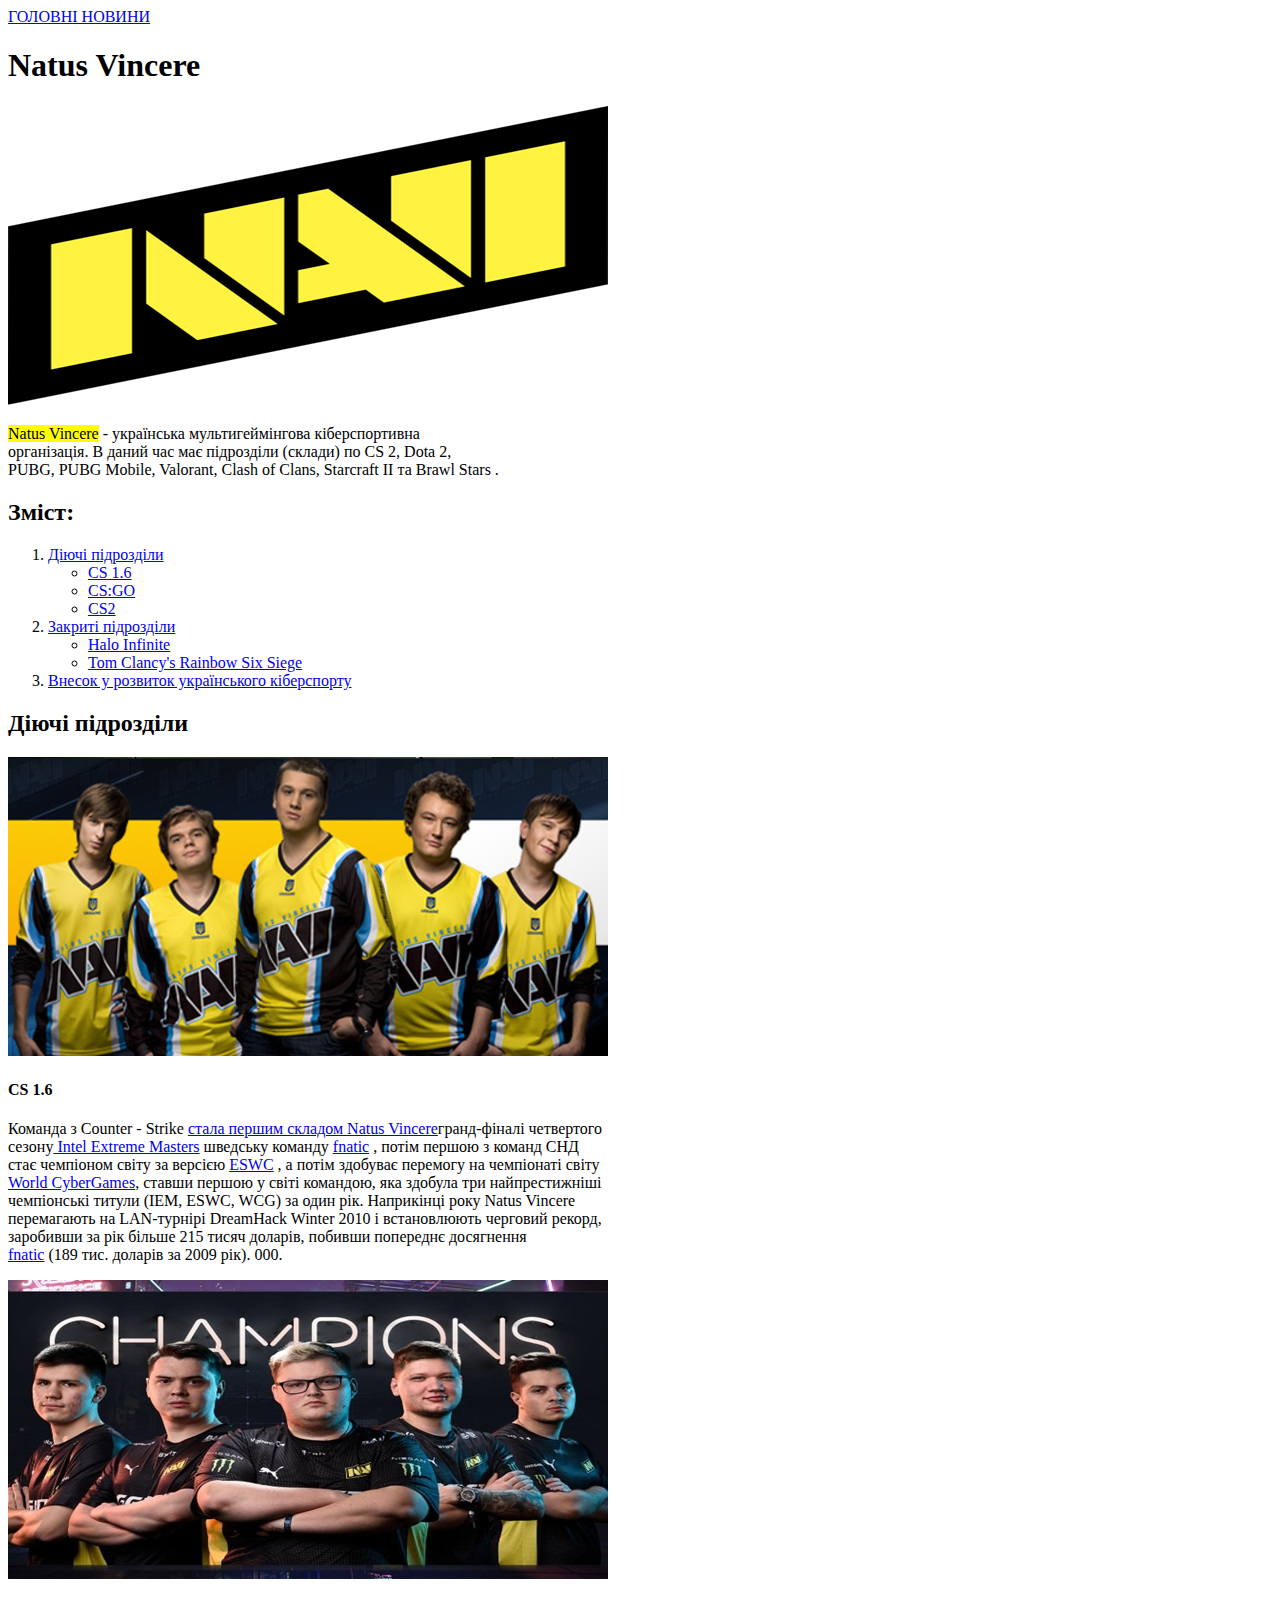
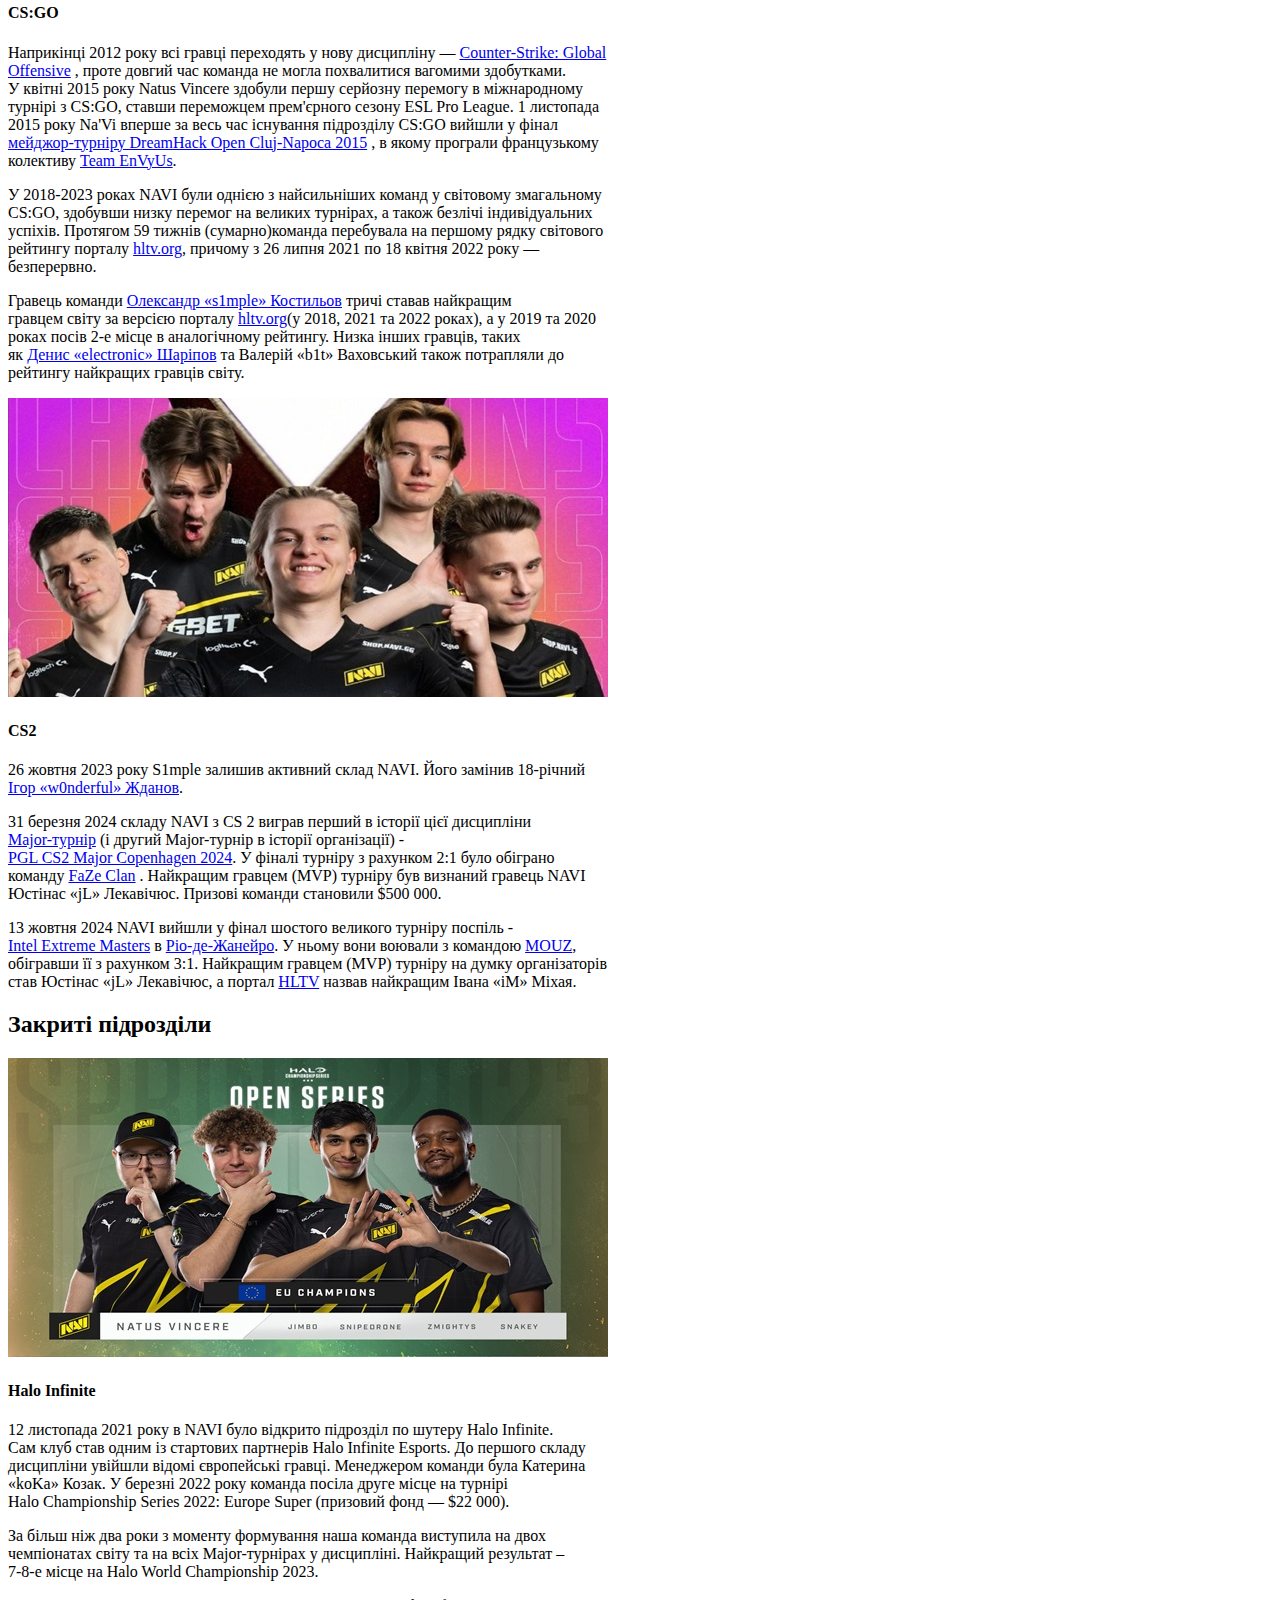
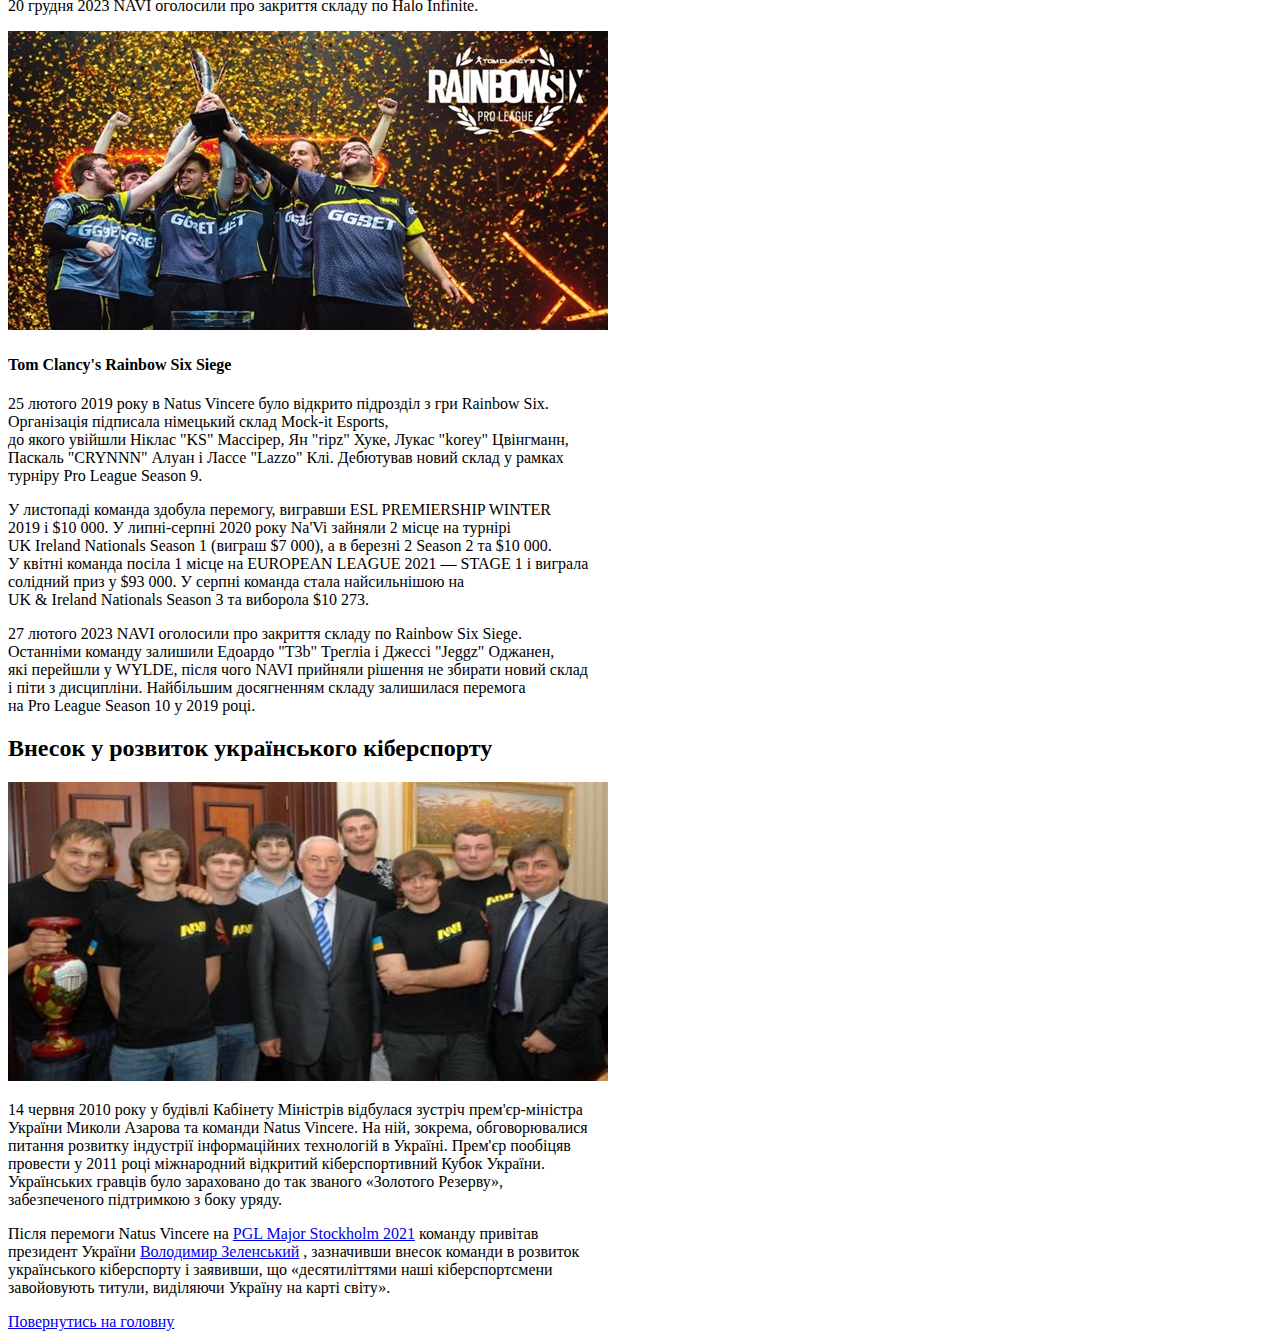
<file: biografy_navi/index.html>
<!DOCTYPE html>
<html lang="en">

<head>
	<meta charset="UTF-8">
	<meta name="viewport" content="width=device-width, initial-scale=1.0">
	<title>NAVI</title>
</head>

<body>
	<header>
		<div id="start-page">
			<a target="_blank" href="news.html">ГОЛОВНІ НОВИНИ</a>
		</div>
	</header>
	<main>
		<h1>Natus Vincere</h1>
		<div>
			<a href="#">
				<img src="img/NAVI.png" alt="NAVI">
			</a>
		</div>
		<div>
			<p>
				<mark>Natus Vincere</mark> - українська мультигеймінгова <span>кіберспортивна</span> <br>організація. В
				даний час має підрозділи (склади) по <span>CS 2,
					Dota 2,<br> PUBG, PUBG Mobile, Valorant, Clash of Clans, Starcraft II</span> та <span>Brawl Stars
				</span>.
			</p>
		</div>
		<h2>Зміст:</h2>
		<div>
			<ol>
				<li><a href="#section-1">Діючі підрозділи</a>
					<ul>
						<li><a href="#subsection-1">CS 1.6</a></li>
						<li><a href="#subsection-2">CS:GO</a></li>
						<li><a href="#subsection-3">CS2</a></li>
					</ul>
				</li>
				<li><a href="#section-2">Закриті підрозділи</a>
					<ul>
						<li><a href="#subsection-4">Halo Infinite</a></li>
						<li><a href="#subsection-5">Tom Clancy's Rainbow Six Siege</a></li>
					</ul>
				</li>
				<li><a href="#section-3">Внесок у розвиток українського кіберспорту</a></li>
			</ol>
			<h2 id="section-1">Діючі підрозділи</h2>
			<div>
				<a href="#">
					<img src="img/NAVI1.jpg" alt="NAVI-IEM">
				</a>
				<h4 id="subsection-1">CS 1.6</h4>
				<p>Команда з Counter - Strike <a target="_blank" href="https:/google.com">стала першим складом Natus Vincere
					</a>​
					​гранд-фіналі четвертого <br>сезону<a target="_blank" href="https:/google.com"> Intel Extreme Masters</a>
					шведську
					команду <a target="_blank" href="https:/google.com">fnatic</a> , потім першою з команд
					СНД <br> стає чемпіоном світу за
					версією <a target="_blank" href="https:/google.com">ESWC</a>
					, а потім здобуває перемогу на чемпіонаті світу <br><a target="_blank" href="https:/google.com">World
						Cyber
						​​Games</a>,
					ставши першою у світі командою, яка
					здобула три найпрестижніші <br> чемпіонські титули (IEM, ESWC, WCG) за один рік. Наприкінці року Natus
					Vincere <br>
					перемагають на LAN-турнірі DreamHack Winter 2010 і встановлюють черговий рекорд,<br> заробивши за рік
					більше
					215 тисяч доларів, побивши попереднє досягнення <a target="_blank"
						href="https:/google.com"><br>fnatic</a>
					(189 тис.
					доларів
					за 2009 рік). 000.
				</p>
			</div>
			<div>
				<a href="#">
					<img src="img/NAVI2.jpg" alt="NAVI-BLAST">
				</a>
				<h4 id="subsection-2">CS:GO</h4>
				<p>
					Наприкінці 2012 року всі гравці переходять у нову дисципліну — <a target="_blank"
						href="https:/google.com">Counter-Strike: Global <br>Offensive</a> , проте
					довгий час команда не могла похвалитися вагомими здобутками. <br>У квітні 2015 року Natus Vincere здобули
					першу серйозну перемогу в міжнародному <br>турнірі з CS:GO, ставши переможцем прем'єрного сезону ESL Pro
					League. 1 листопада <br>2015 року Na'Vi вперше за весь час існування підрозділу CS:GO вийшли у фінал<br>
					<a target="_blank" href="https:/google.com">мейджор-турніру DreamHack Open Cluj-Napoca 2015</a> , в якому
					програли французькому<br> колективу <a target="_blank" href="https:/google.com">Team EnVyUs</a>.
				</p>
				<p>
					У 2018-2023 роках NAVI були однією з найсильніших команд у світовому змагальному<br> CS:GO, здобувши
					низку
					перемог на великих турнірах, а також безлічі індивідуальних <br>успіхів. Протягом 59 тижнів
					(сумарно)команда
					перебувала на першому рядку світового <br>рейтингу порталу <a target="_blank"
						href="https:/google.com">hltv.org</a>, причому з 26 липня 2021 по 18 квітня
					2022 року — <br> безперервно.
				</p>
				<p>
					Гравець команди <a target="_blank" href="https:/google.com">Олександр «s1mple» Костильов</a> тричі ставав
					найкращим <br>гравцем світу за версією порталу
					<a target="_blank" href="https:/google.com">hltv.org</a>(у 2018, 2021 та 2022 роках), а у 2019 та 2020
					<br>
					роках посів 2-е місце в аналогічному рейтингу.
					Низка інших гравців, таких <br> як <a target="_blank" href="https:/google.com">Денис «electronic»
						Шаріпов</a>
					та Валерій «b1t» Ваховський також потрапляли до <br>
					рейтингу найкращих гравців світу.
				</p>
			</div>
			<div>
				<a href="#">
					<img src="img/NAVI3.jpg" alt="NAVI-MAJOR">
				</a>
				<h4 id="subsection-3">CS2</h4>
				<p>
					26 жовтня 2023 року S1mple залишив активний склад NAVI. Його замінив 18-річний<br> <a
						href="https:/google.com">Ігор «w0nderful»
						Жданов</a>.
				</p>
				<p>
					31 березня 2024 складу NAVI з CS 2 виграв перший в історії цієї дисципліни <br><a
						href="https:/google.com">Major-турнір</a> (і другий
					Major-турнір в історії організації) - <br> <a href="https:/google.com">PGL CS2 Major Copenhagen 2024</a>.
					У
					фіналі турніру з рахунком 2:1
					було обіграно <br> команду <a href="https:/google.com">FaZe Clan</a> . Найкращим гравцем (MVP)
					турніру був
					визнаний гравець NAVI <br>Юстінас «jL»
					Лекавічюс. Призові команди становили $500 000.
				</p>
				<p>
					13 жовтня 2024 NAVI вийшли у фінал шостого великого турніру поспіль - <br><a
						href="https:/google.com">Intel
						Extreme Masters</a> в
					<a href="https:/google.com">Ріо-де-Жанейро</a>. У ньому вони воювали з командою <a
						href="https:/google.com">MOUZ</a>, <br> обігравши її з
					рахунком 3:1. Найкращим гравцем
					(MVP) турніру на думку організаторів <br>став Юстінас «jL» Лекавічюс, а портал <a
						href="https:/google.com">HLTV</a> назвав найкращим Івана
					«iM» Міхая.
				</p>
			</div>
			<h2 id="section-2">Закриті підрозділи</h2>
			<div>
				<a href="#">
					<img src="img/NAVI4.jpg" alt="NAVI-HALO">
				</a>
				<h4 id="subsection-4">Halo Infinite</h4>
				<p>
					12 листопада 2021 року в NAVI було відкрито підрозділ по шутеру <a href="https:/google.com"></a>Halo
					Infinite</a>. <br>Сам клуб став
					одним із стартових партнерів Halo Infinite Esports. До першого складу <br> дисципліни увійшли відомі
					європейські гравці. Менеджером команди була Катерина <br> «koKa» Козак. У березні 2022 року команда
					посіла
					друге місце на турнірі <br>Halo Championship Series 2022: Europe Super (призовий фонд — $22 000).
				</p>
				<p>
					За більш ніж два роки з моменту формування наша команда виступила на двох <br>чемпіонатах світу та на
					всіх
					Major-турнірах у дисципліні. Найкращий результат – <br>7-8-е місце на Halo World Championship 2023.
				</p>
				<p>
					20 грудня 2023 NAVI оголосили про закриття складу по Halo Infinite.
				</p>
			</div>
			<div>
				<a href="#">
					<img src="img/NAVI5.jpg" alt="NAVI-RAINBOW">
				</a>
				<h4 id="subsection-5">Tom Clancy's Rainbow Six Siege</h4>
				<p>25 лютого 2019 року в Natus Vincere було відкрито підрозділ з гри Rainbow Six. <br> Організація підписала
					німецький склад Mock-it Esports, <br>до якого увійшли Ніклас "KS" Массірер, Ян "ripz" Хуке, Лукас
					"korey" Цвінгманн, <br>Паскаль "CRYNNN" Алуан і Лассе "Lazzo" Клі. Дебютував новий склад у рамках
					<br>турніру
					Pro League Season 9.
				</p>
				<p>У листопаді команда здобула перемогу, вигравши ESL PREMIERSHIP WINTER <br>2019 і $10 000. У липні-серпні
					2020
					року Na'Vi зайняли 2 місце на турнірі <br>UK Ireland Nationals Season 1 (виграш $7 000), а в березні 2
					Season
					2 та $10 000. <br>У квітні команда посіла 1 місце на EUROPEAN LEAGUE 2021 — STAGE 1 і виграла<br>
					солідний
					приз у
					$93 000. У серпні команда стала найсильнішою на <br>UK & Ireland Nationals Season 3 та виборола $10 273.
				</p>
				<p>27 лютого 2023 NAVI оголосили про закриття складу по Rainbow Six Siege. <br>Останніми команду
					залишили Едоардо "T3b" Трегліа і Джессі "Jeggz" Оджанен, <br>які перейшли у WYLDE, після чого NAVI
					прийняли
					рішення не збирати новий склад <br>і піти з дисципліни. Найбільшим досягненням складу залишилася
					перемога<br>
					на
					Pro League Season 10 у 2019 році.</p>
			</div>
			<h2 id="section-3">Внесок у розвиток українського кіберспорту</h2>
			<div>
				<a href="#">
					<img src="img/NAVI6.jpg" alt="NAVI-GROW">
				</a>
				<p>
					14 червня 2010 року у будівлі Кабінету Міністрів відбулася зустріч прем'єр-міністра <br>України Миколи
					Азарова та команди Natus Vincere. На ній, зокрема, обговорювалися <br>питання розвитку індустрії
					інформаційних технологій в Україні. Прем'єр пообіцяв<br> провести у 2011 році міжнародний відкритий
					кіберспортивний Кубок України. <br>Українських гравців було зараховано до так званого «Золотого Резерву»,
					<br>забезпеченого підтримкою з боку уряду.
				</p>
				<p>Після перемоги Natus Vincere на <a href="https:/google.com/">PGL Major Stockholm 2021</a> команду
					привітав<br> президент України <a href="https:/google.com/">Володимир
						Зеленський</a> , зазначивши внесок команди в розвиток <br>українського кіберспорту і заявивши, що
					«десятиліттями
					наші кіберспортсмени <br>завойовують титули, виділяючи Україну на карті світу».
				</p>
			</div>
		</div>
	</main>
	<footer>
		<div>
			<a href="#start-page">Повернутись на головну</a>
		</div>
	</footer>
</body>

</html>
</file>
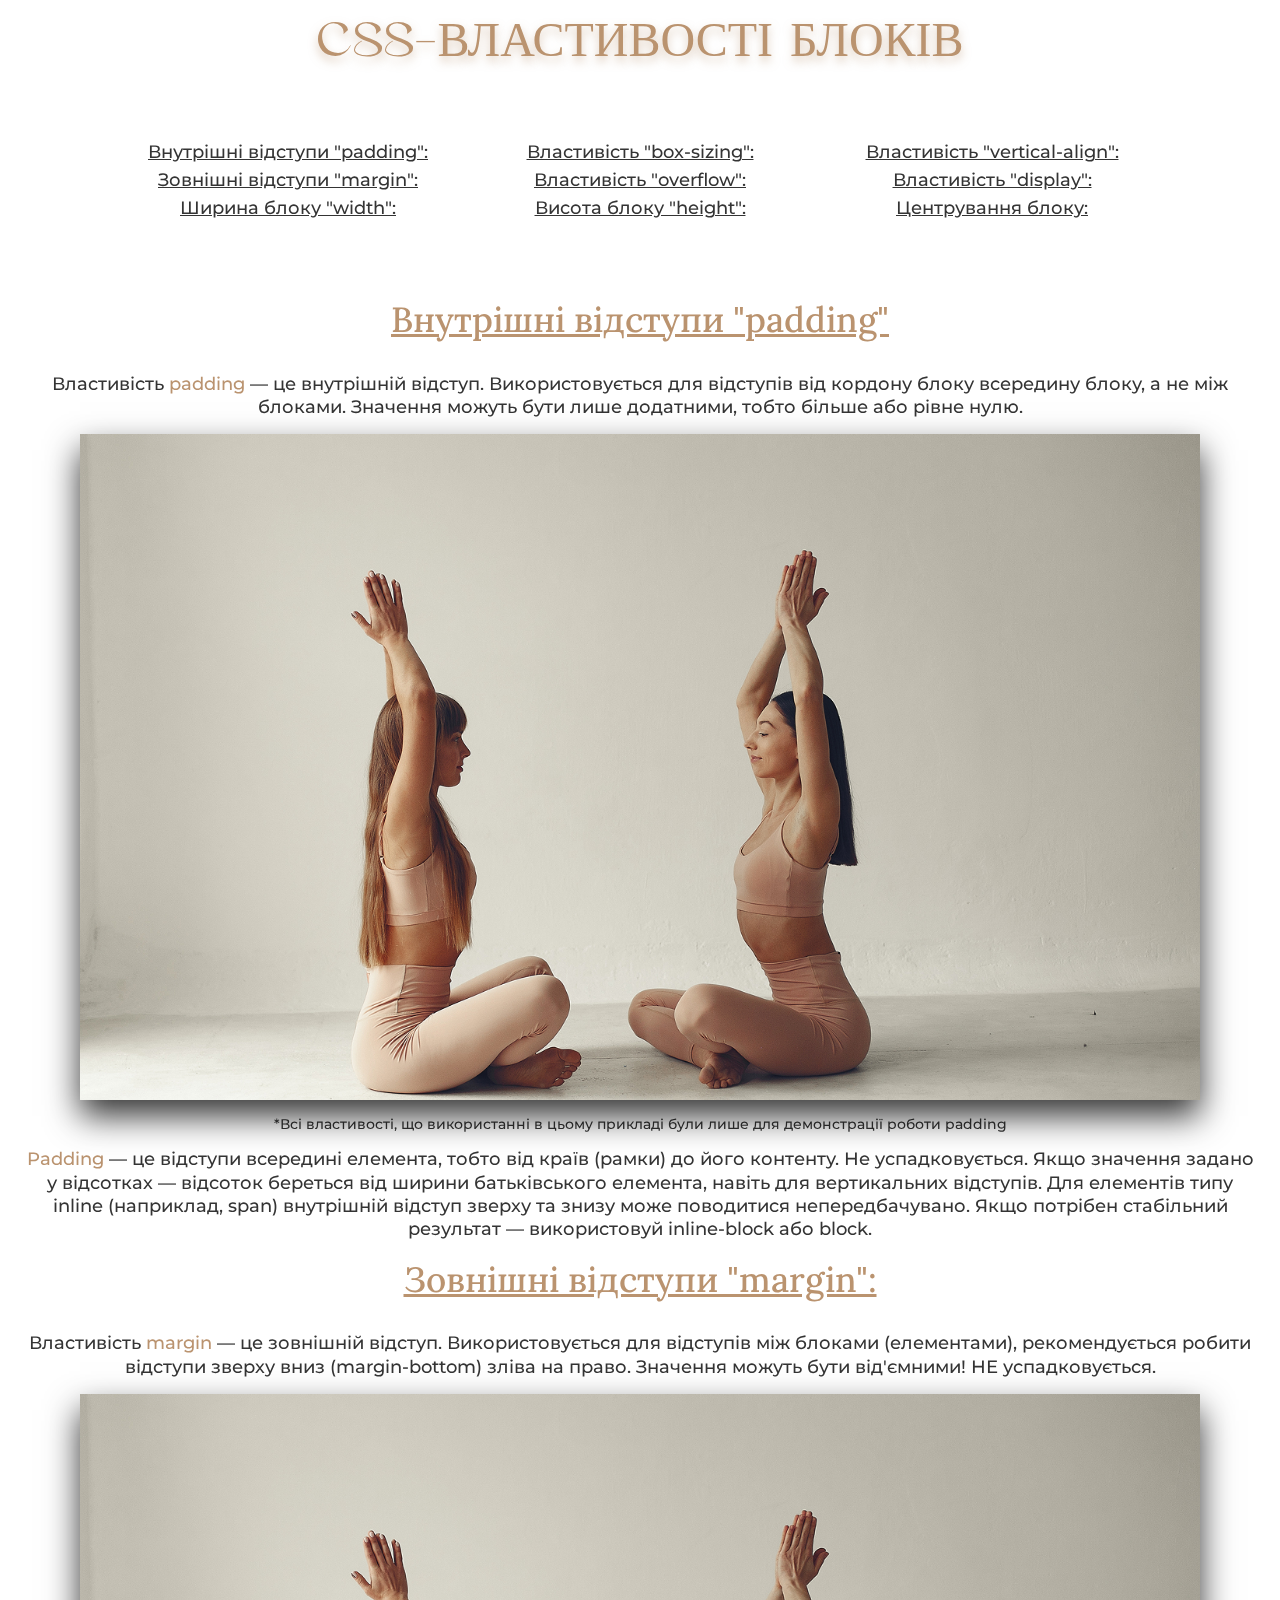
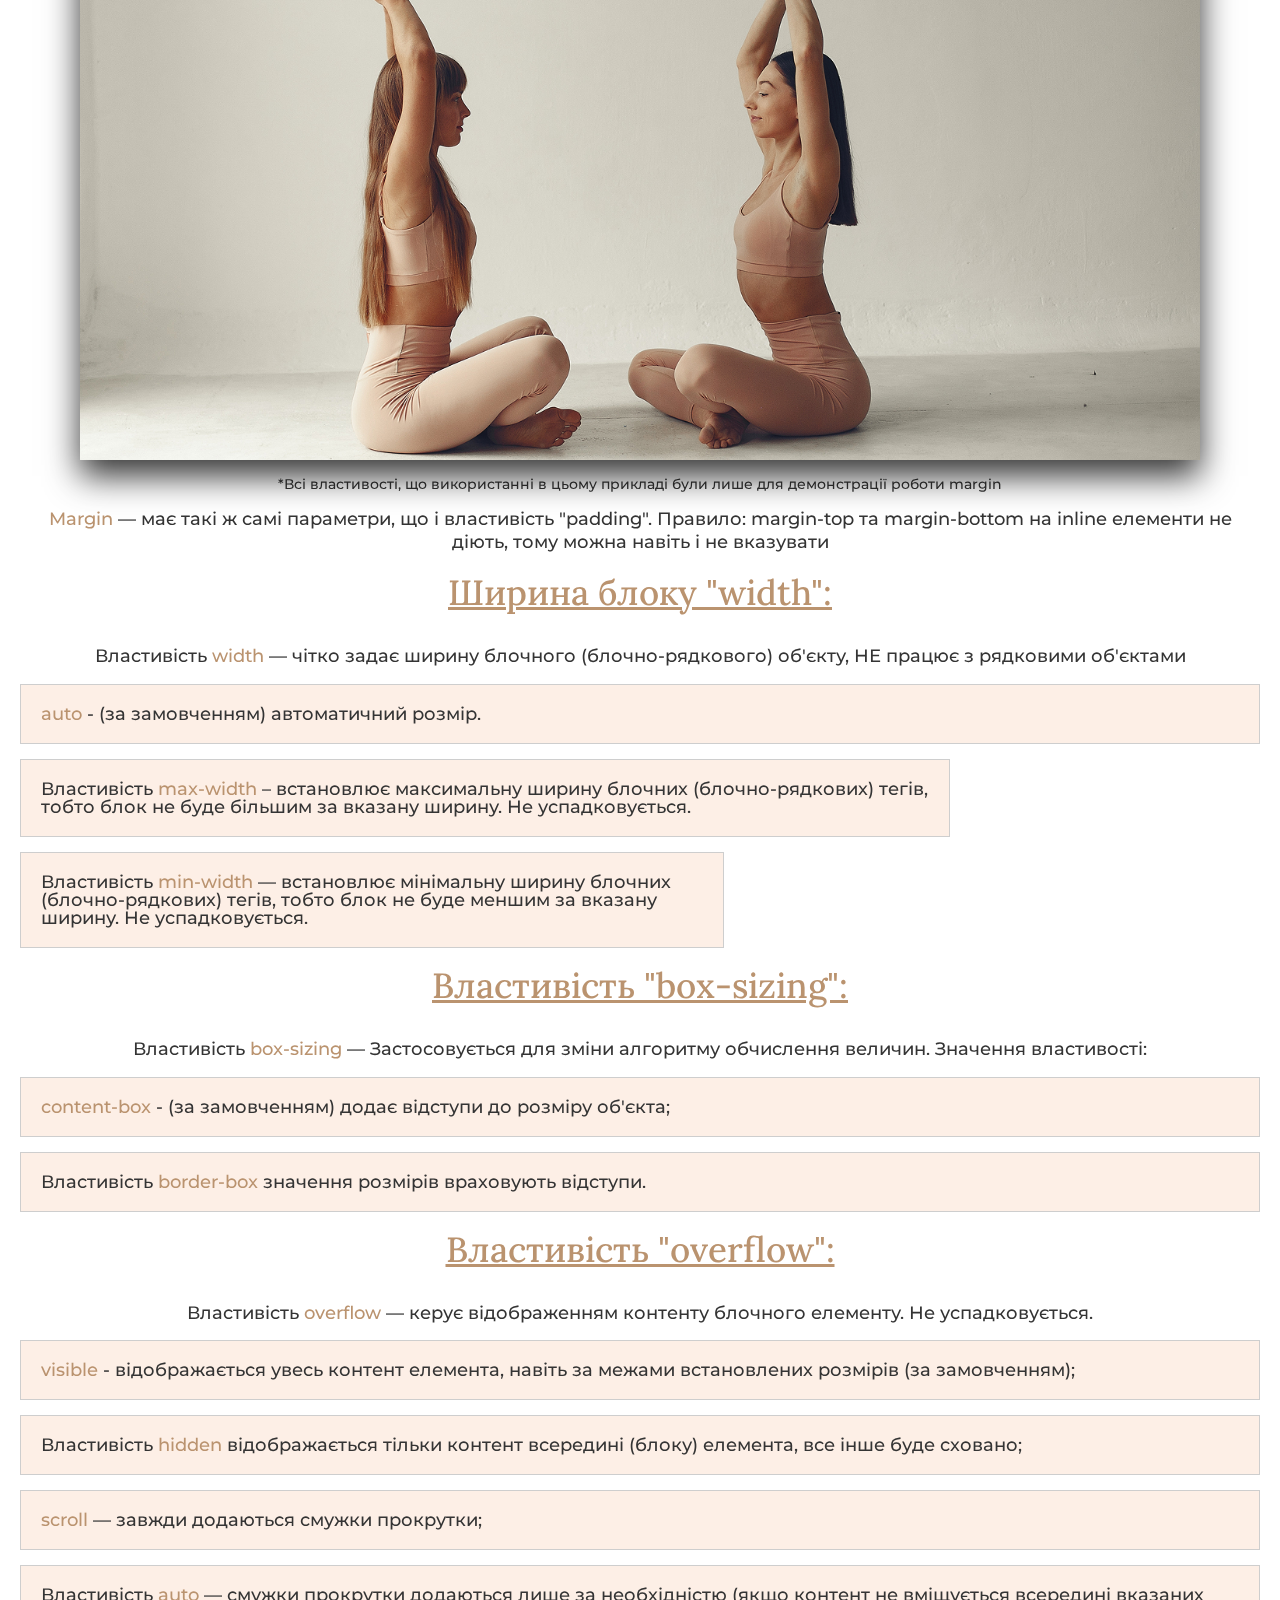
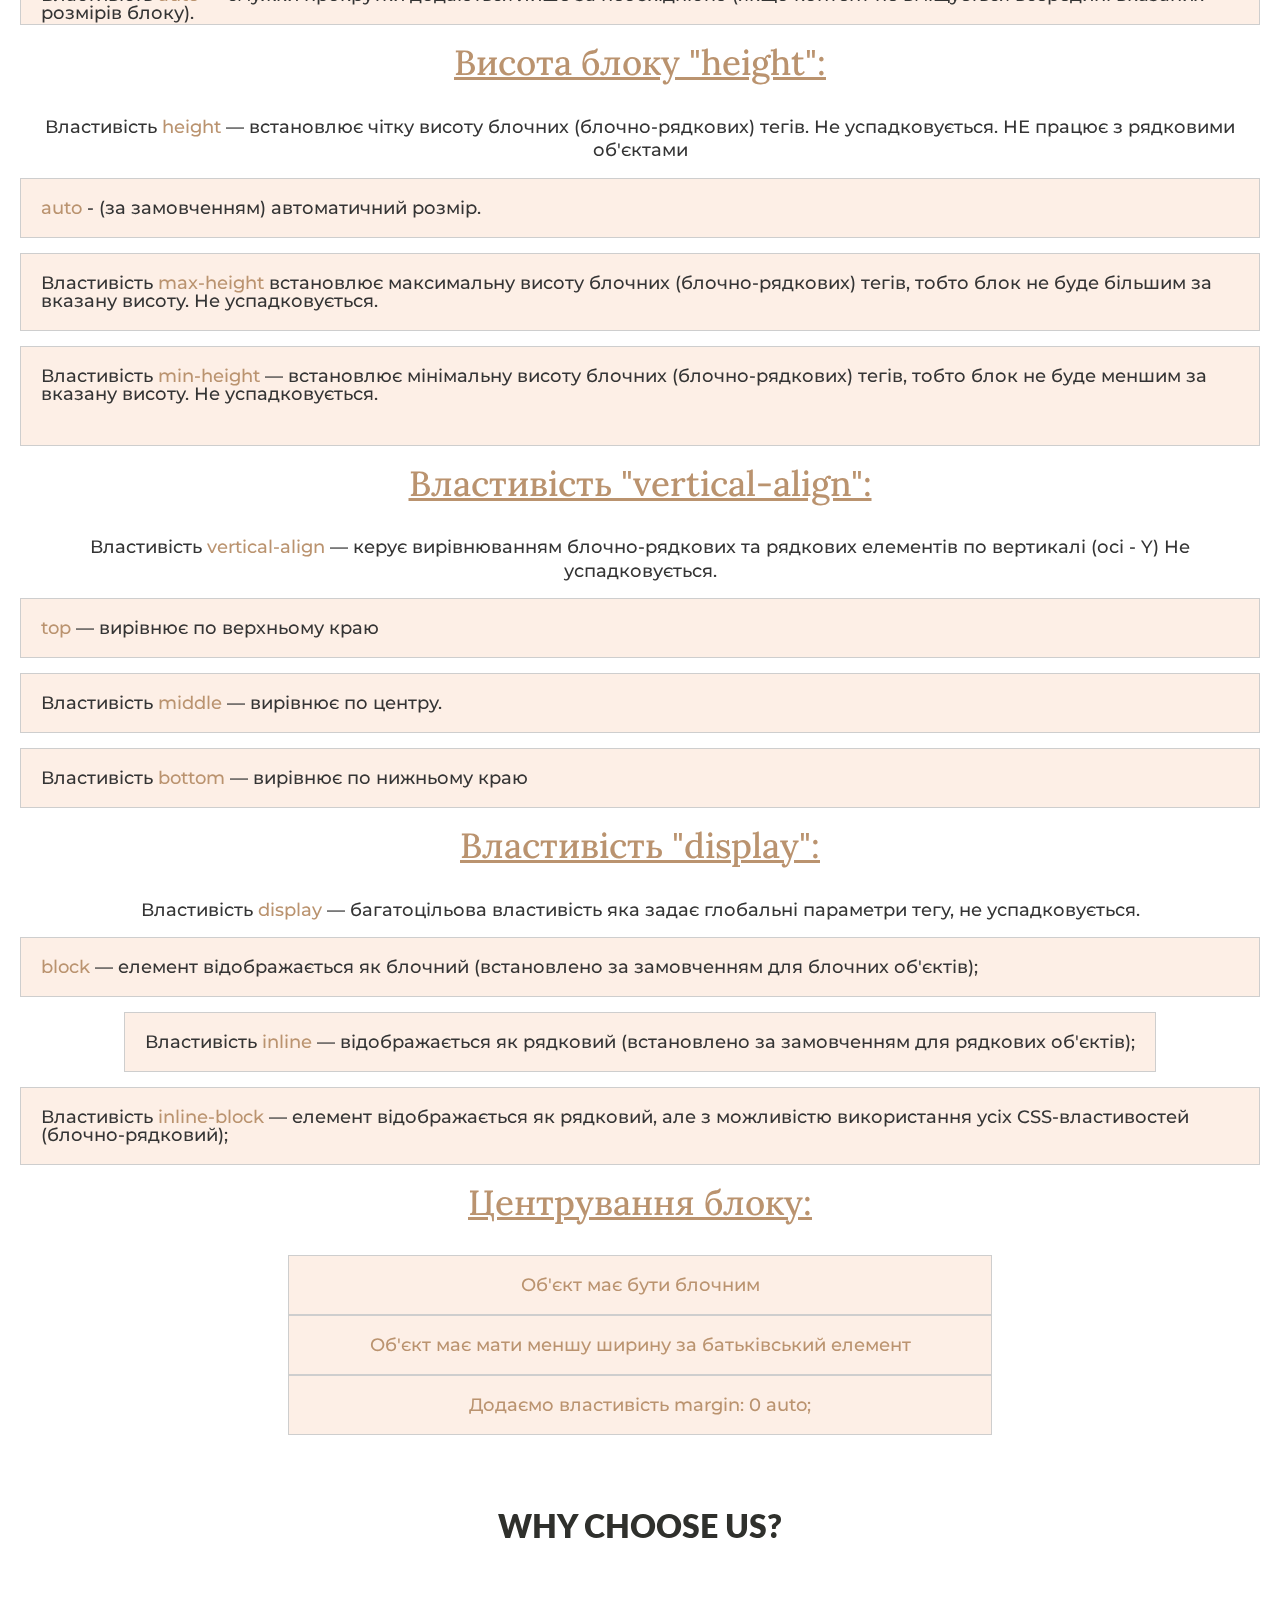
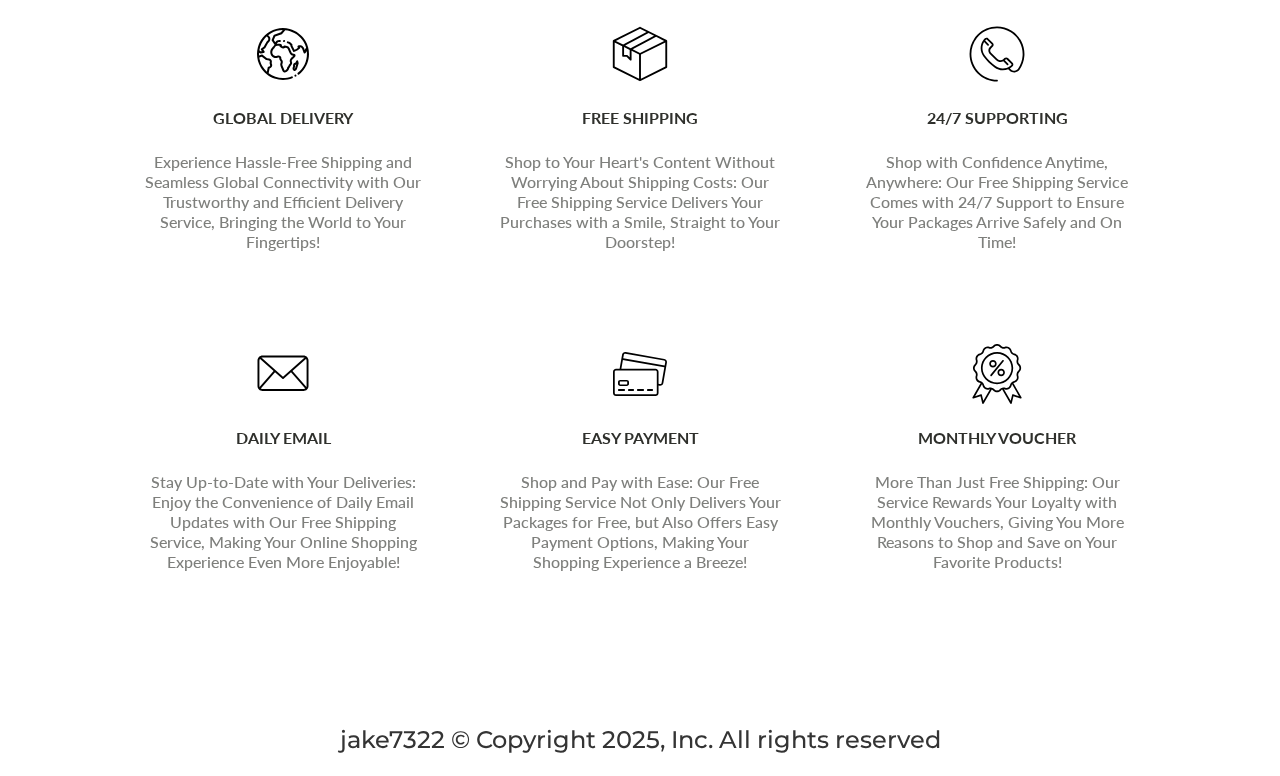
<file: CssBlockProperties/index.html>
<!DOCTYPE html>
<html lang="uk">
	<head>
		<meta charset="UTF-8">
		<meta name="viewport" content="width=device-width, initial-scale=1.0">
		<link rel="preconnect" href="https://fonts.googleapis.com">
		<link rel="preconnect" href="https://fonts.gstatic.com" crossorigin>
		<link
			href="https://fonts.googleapis.com/css2?family=Montserrat:wght@400;500;700&display=swap"
			rel="stylesheet">
		<link
			href="https://fonts.googleapis.com/css2?family=Lora:wght@400;500;700&display=swap"
			rel="stylesheet">
		<link
			href="https://fonts.googleapis.com/css2?family=Lato:wght@500;700;800&display=swap"
			rel="stylesheet">
		<link rel="stylesheet" href="css/style.css">
		<title>Whisper of History</title>
	</head>
	<body>
		<div class="wrapper">
			<header class="header">
				<h1 class="title">CSS-властивості блоків</h1>
				<nav class="nav">
					<ul class="items">
						<li class="list"><a href="#section1" class="list__link">Внутрішні
								відступи
								"padding":</a></li>
						<li class="list"><a href="#section2" class="list__link">Зовнішні
								відступи
								"margin":</a></li>
						<li class="list"><a href="#section3" class="list__link">Ширина блоку
								"width":</a></li>
					</ul>
					<ul class="items">
						<li class="list"><a href="#section4" class="list__link">Властивість
								"box-sizing":</a></li>
						<li class="list"><a href="#section5" class="list__link">Властивість
								"overflow":</a></li>
						<li class="list"><a href="#section6" class="list__link">
								Висота блоку "height":</a></li>
					</ul>
					<ul class="items">
						<li class="list"><a href="#section7" class="list__link">Властивість
								"vertical-align":</a></li>
						<li class="list"><a href="#section8" class="list__link">Властивість
								"display":</a></li>
						<li class="list"><a href="#section9" class="list__link">Центрування
								блоку:</a></li>
					</ul>
				</nav>
			</header>
			<main class="main">
				<div id="section1" class="padding">
					<h2 class="sub-title">Внутрішні відступи "padding"</h2>
					<div class="text">
						<p>Властивість <span>padding</span> — це внутрішній відступ.
							Використовується для
							відступів від кордону блоку всередину блоку, а не між блоками. Значення
							можуть бути лише додатними, тобто більше або
							рівне нулю.
						</p>
						<div class="figure">
							<img src="img/01.jpg" alt="yoga">
							<div class="figcaption">
								<h3>Padding</h3>
							</div>
						</div>
						<p class="comments">
							*Всі властивості, що використанні в цьому прикладі були лише для
							демонстрації роботи padding
						</p>
						<p><span>Padding</span> — це відступи всередині елемента, тобто від країв
							(рамки) до його контенту.

							Не успадковується.

							Якщо значення задано у відсотках — відсоток береться від ширини
							батьківського елемента, навіть для вертикальних відступів.

							Для елементів типу inline (наприклад, span) внутрішній відступ
							зверху та знизу може поводитися непередбачувано.
							Якщо потрібен стабільний результат — використовуй inline-block або
							block.
						</p>
					</div>
				</div>
				<div id="section2" class="margin">
					<h2 class="sub-title">Зовнішні відступи "margin":</h2>
					<div class="text">
						<p>
							Властивість <span>margin</span> — це зовнішній відступ.
							Використовується для відступів між блоками (елементами), рекомендується
							робити відступи зверху вниз (margin-bottom) зліва на право. Значення
							можуть бути від'ємними! НЕ успадковується.
						</p>
						<div class="figure">
							<img src="img/01.jpg" alt="yoga">
							<div class="figcaption">
								<h3>Margin</h3>
							</div>
						</div>
						<p class="comments">
							*Всі властивості, що використанні в цьому прикладі були лише для
							демонстрації роботи margin
						</p>
						<p><span>Margin</span> — має такі ж самі параметри, що і властивість
							"padding". Правило: margin-top та margin-bottom на inline елементи не
							діють, тому можна навіть і не вказувати
						</p>
					</div>
				</div>
				<div id="section3" class="width">
					<h2 class="sub-title">Ширина блоку "width":</h2>
					<div class="text">
						<p>
							Властивість <span>width</span> — чітко задає ширину блочного
							(блочно-рядкового) об'єкту, НЕ працює з рядковими об'єктами
						</p>
						<ul class="width-example">
							<li class="width"><span>auto</span> - (за замовченням) автоматичний
								розмір.</li>
							<li class="max-width">Властивість <span>max-width</span> – встановлює
								максимальну
								ширину блочних (блочно-рядкових) тегів, тобто блок не буде більшим за
								вказану ширину. Не успадковується.</li>
							<li class="min-width">Властивість <span>min-width</span> — встановлює
								мінімальну
								ширину блочних (блочно-рядкових) тегів, тобто блок не буде меншим за
								вказану ширину. Не успадковується.</li>
						</ul>
					</div>
				</div>
				<div id="section4" class="box-sizing">
					<h2 class="sub-title">Властивість "box-sizing":</h2>
					<div class="text">
						<p>
							Властивість <span>box-sizing</span> — Застосовується для зміни алгоритму
							обчислення величин. Значення властивості:
						</p>
						<ul class="box-sizing-example">
							<li class="content-box"><span>content-box</span> - (за замовченням) додає
								відступи до розміру об'єкта;
							</li>
							<li class="border-box">Властивість <span>border-box</span> значення
								розмірів
								враховують відступи.
							</li>
						</ul>
					</div>
				</div>
				<div id="section5" class="overflow">
					<h2 class="sub-title">Властивість "overflow":</h2>
					<div class="text">
						<p>
							Властивість <span>overflow</span> — керує відображенням контенту
							блочного
							елементу. Не успадковується.
						</p>
						<ul class="overflow-example">
							<li class="visible"><span>visible</span> - відображається увесь контент
								елемента, навіть за межами встановлених
								розмірів (за замовченням);
							</li>
							<li class="hidden">Властивість <span>hidden</span> відображається
								тільки
								контент всередині (блоку) елемента, все інше
								буде сховано;
							</li>
							<li class="scroll"><span>scroll</span> — завжди додаються смужки
								прокрутки;
							</li>
							<li class="auto">Властивість <span>auto</span> — смужки прокрутки
								додаються лише за необхідністю (якщо контент не вміщується всередині
								вказаних розмірів блоку).
							</li>
						</ul>
					</div>
				</div>
				<div id="section6" class="height">
					<h2 class="sub-title">Висота блоку "height":</h2>
					<div class="text">
						<p>
							Властивість <span>height</span> — встановлює чітку висоту блочних
							(блочно-рядкових) тегів. Не
							успадковується. НЕ працює з рядковими об'єктами
						</p>
						<ul class="height-example">
							<li class="height"><span>auto</span> - (за замовченням) автоматичний
								розмір.
							</li>
							<li class="max-height">Властивість <span>max-height</span> встановлює
								максимальну висоту блочних (блочно-рядкових) тегів, тобто блок не буде
								більшим за вказану висоту. Не успадковується.
							</li>
							<li class="min-height">Властивість <span>min-height</span> — встановлює
								мінімальну висоту блочних (блочно-рядкових)
								тегів, тобто блок не буде меншим за вказану висоту. Не
								успадковується.
							</li>
						</ul>
					</div>
				</div>
				<div id="section7" class="vertical-align">
					<h2 class="sub-title">Властивість "vertical-align":</h2>
					<div class="text">
						<p>
							Властивість <span>vertical-align</span> — керує вирівнюванням
							блочно-рядкових та рядкових елементів по вертикалі (осі - Y) Не
							успадковується.
						</p>
						<ul class="vertical-align-example">
							<li class="top"><span>top</span> — вирівнює по верхньому краю
							</li>
							<li class="middle">Властивість <span>middle</span> — вирівнює по
								центру.
							</li>
							<li class="bottom">Властивість <span>bottom</span> — вирівнює по
								нижньому
								краю
							</li>
						</ul>
					</div>
				</div>
				<div id="section8" class="display">
					<h2 class="sub-title">Властивість "display":</h2>
					<div class="text">
						<p>
							Властивість <span>display</span> — багатоцільова властивість яка задає
							глобальні параметри тегу, не успадковується.
						</p>
						<ul class="display-example">
							<li class="block"><span>block</span> — елемент відображається як
								блочний (встановлено за замовченням для блочних об'єктів);
							</li>
							<li class="inline-block">Властивість <span>inline</span> — відображається
								як
								рядковий (встановлено за замовченням для рядкових об'єктів);
							</li>
							<li class="inline">Властивість <span>inline-block</span> — елемент
								відображається як рядковий, але з можливістю використання усіх
								CSS-властивостей (блочно-рядковий);
							</li>
						</ul>
					</div>
				</div>
				<div id="section9" class="position">
					<h2 class="sub-title">Центрування блоку:</h2>
					<div class="text">
						<ul class="position-example">
							<li><span>Об'єкт має бути блочним</span>
							</li>
							<li><span>Об'єкт має мати меншу ширину за
									батьківський елемент</span>
							</li>
							<li><span>Додаємо властивість margin: 0
									auto;</span>
							</li>
						</ul>
					</div>
				</div>
			</main>
			<div class="cards">
				<div class="cards-container">
					<h2 class="cards-title">WHY CHOOSE US?</h2>
					<div class="cards-items">
						<p class="cards-item"><a class="cards-link" href><img src="./img/02.svg"
									alt="global delivery"></a></p>
						<h3 class="cards-name">global delivery</h3>
						<p class="cards-text">Experience Hassle-Free Shipping and Seamless
							Global
							Connectivity with Our Trustworthy and Efficient Delivery Service,
							Bringing
							the World to Your Fingertips!</p>
					</div>
					<div class="cards-items">
						<p class="cards-item"><a class="cards-link" href><img src="./img/03.svg"
									alt="global delivery"></a></p>
						<h3 class="cards-name">FREE SHIPPING</h3>
						<p class="cards-text">Shop to Your Heart's Content Without Worrying
							About
							Shipping Costs: Our Free Shipping Service Delivers Your Purchases with a
							Smile, Straight to Your Doorstep!</p>
					</div>
					<div class="cards-items">
						<p class="cards-item"><a class="cards-link" href><img src="./img/04.svg"
									alt="global delivery"></a></p>
						<h3 class="cards-name">24/7 SUPPORTING</h3>
						<p class="cards-text">Shop with Confidence Anytime, Anywhere: Our Free
							Shipping Service Comes with 24/7 Support to Ensure Your Packages Arrive
							Safely and On Time!</p>
					</div>
					<div class="cards-items">
						<p class="cards-item"><a class="cards-link" href><img
									src="./img/05.svg"
									alt="global delivery"></a></p>
						<h3 class="cards-name">DAILY EMAIL</h3>
						<p class="cards-text">Stay Up-to-Date with Your Deliveries: Enjoy the
							Convenience of Daily Email Updates with Our Free Shipping Service,
							Making Your Online Shopping Experience Even More Enjoyable!</p>
					</div>
					<div class="cards-items">
						<p class="cards-item"><a class="cards-link" href><img
									src="./img/06.svg"
									alt="global delivery"></a></p>
						<h3 class="cards-name">EASY PAYMENT</h3>
						<p class="cards-text">Shop and Pay with Ease: Our Free Shipping Service
							Not Only Delivers Your Packages for Free, but Also Offers Easy Payment
							Options, Making Your Shopping Experience a Breeze!</p>
					</div>
					<div class="cards-items">
						<p class="cards-item"><a class="cards-link" href><img
									src="./img/07.svg"
									alt="global delivery"></a></p>
						<h3 class="cards-name">MONTHLY VOUCHER</h3>
						<p class="cards-text">More Than Just Free Shipping: Our Service Rewards
							Your Loyalty with Monthly Vouchers, Giving You More Reasons to Shop and
							Save on Your Favorite Products!</p>
					</div>
				</div>
			</div>
			<footer class="footer">
				<h4 class="footer-title">jake7322 © Copyright 2025, Inc. All rights
					reserved</h4>
			</footer>
		</div>
	</body>
</html>
</file>
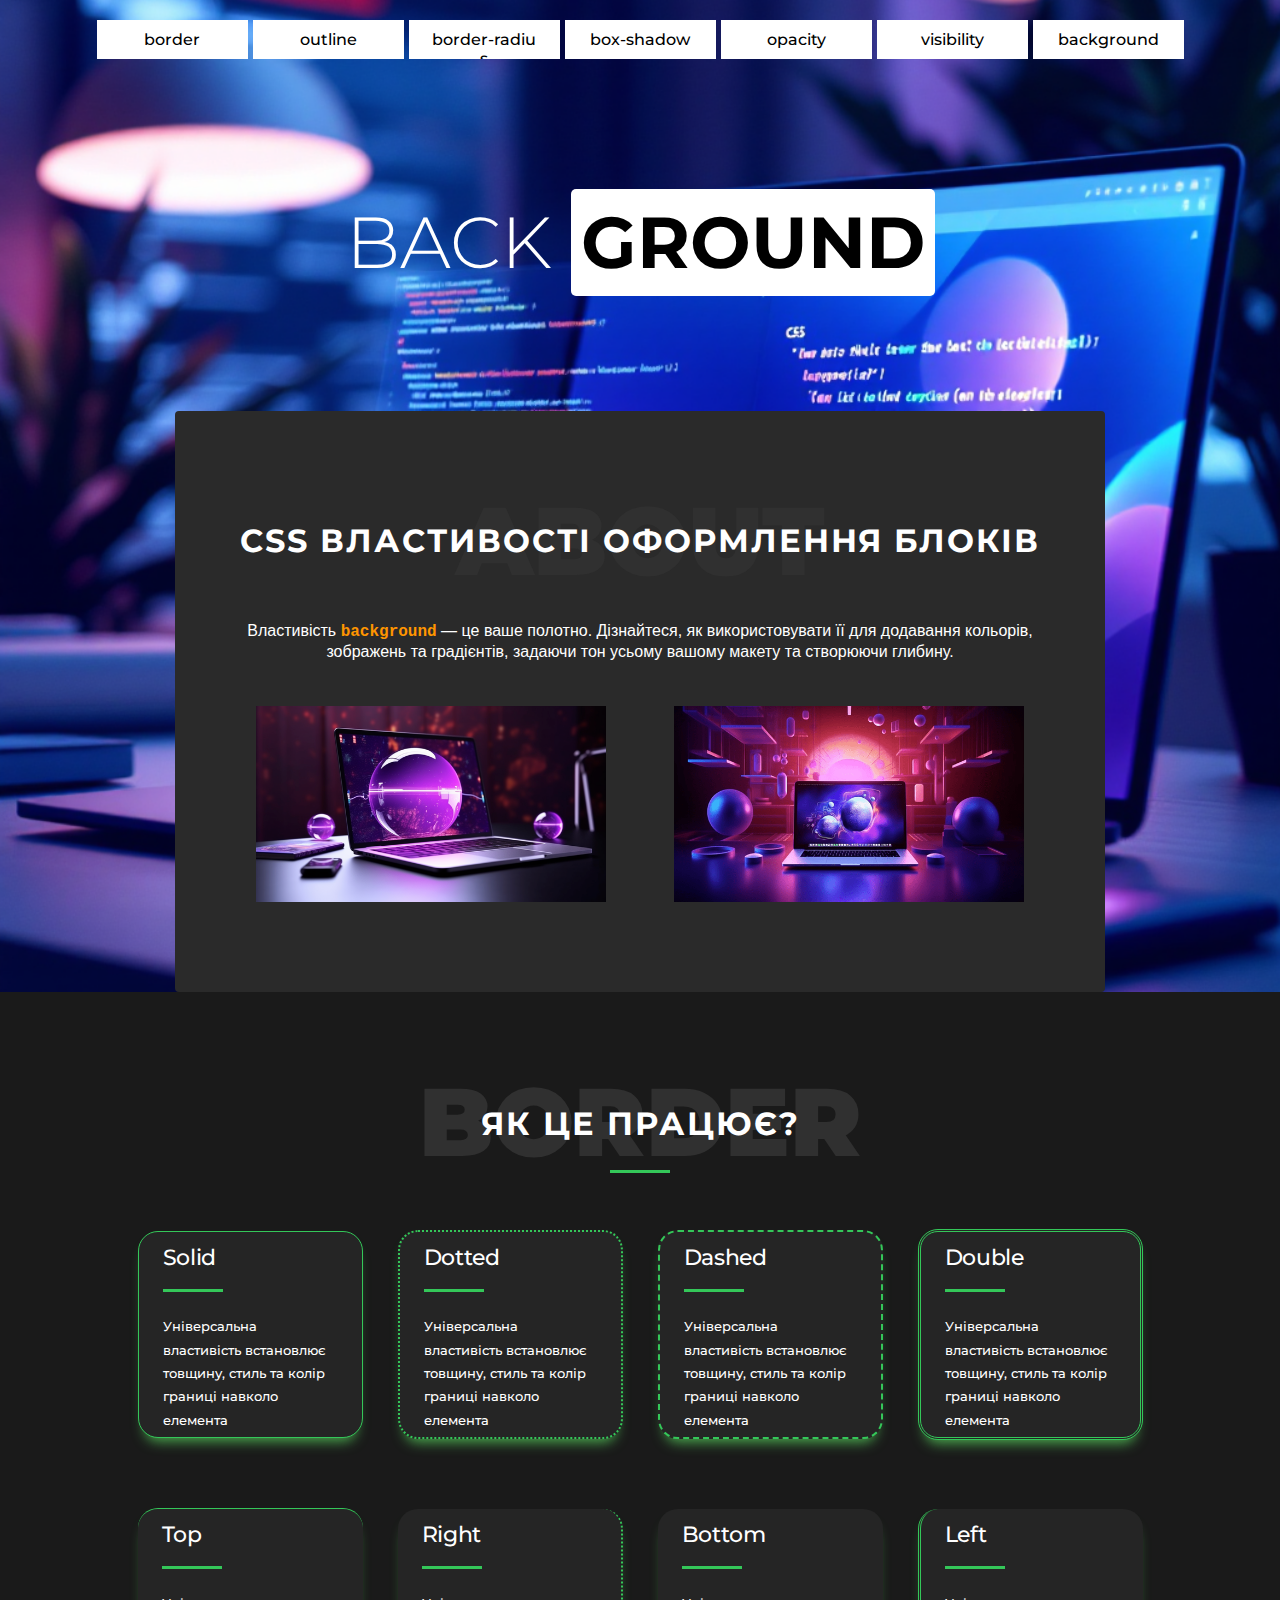
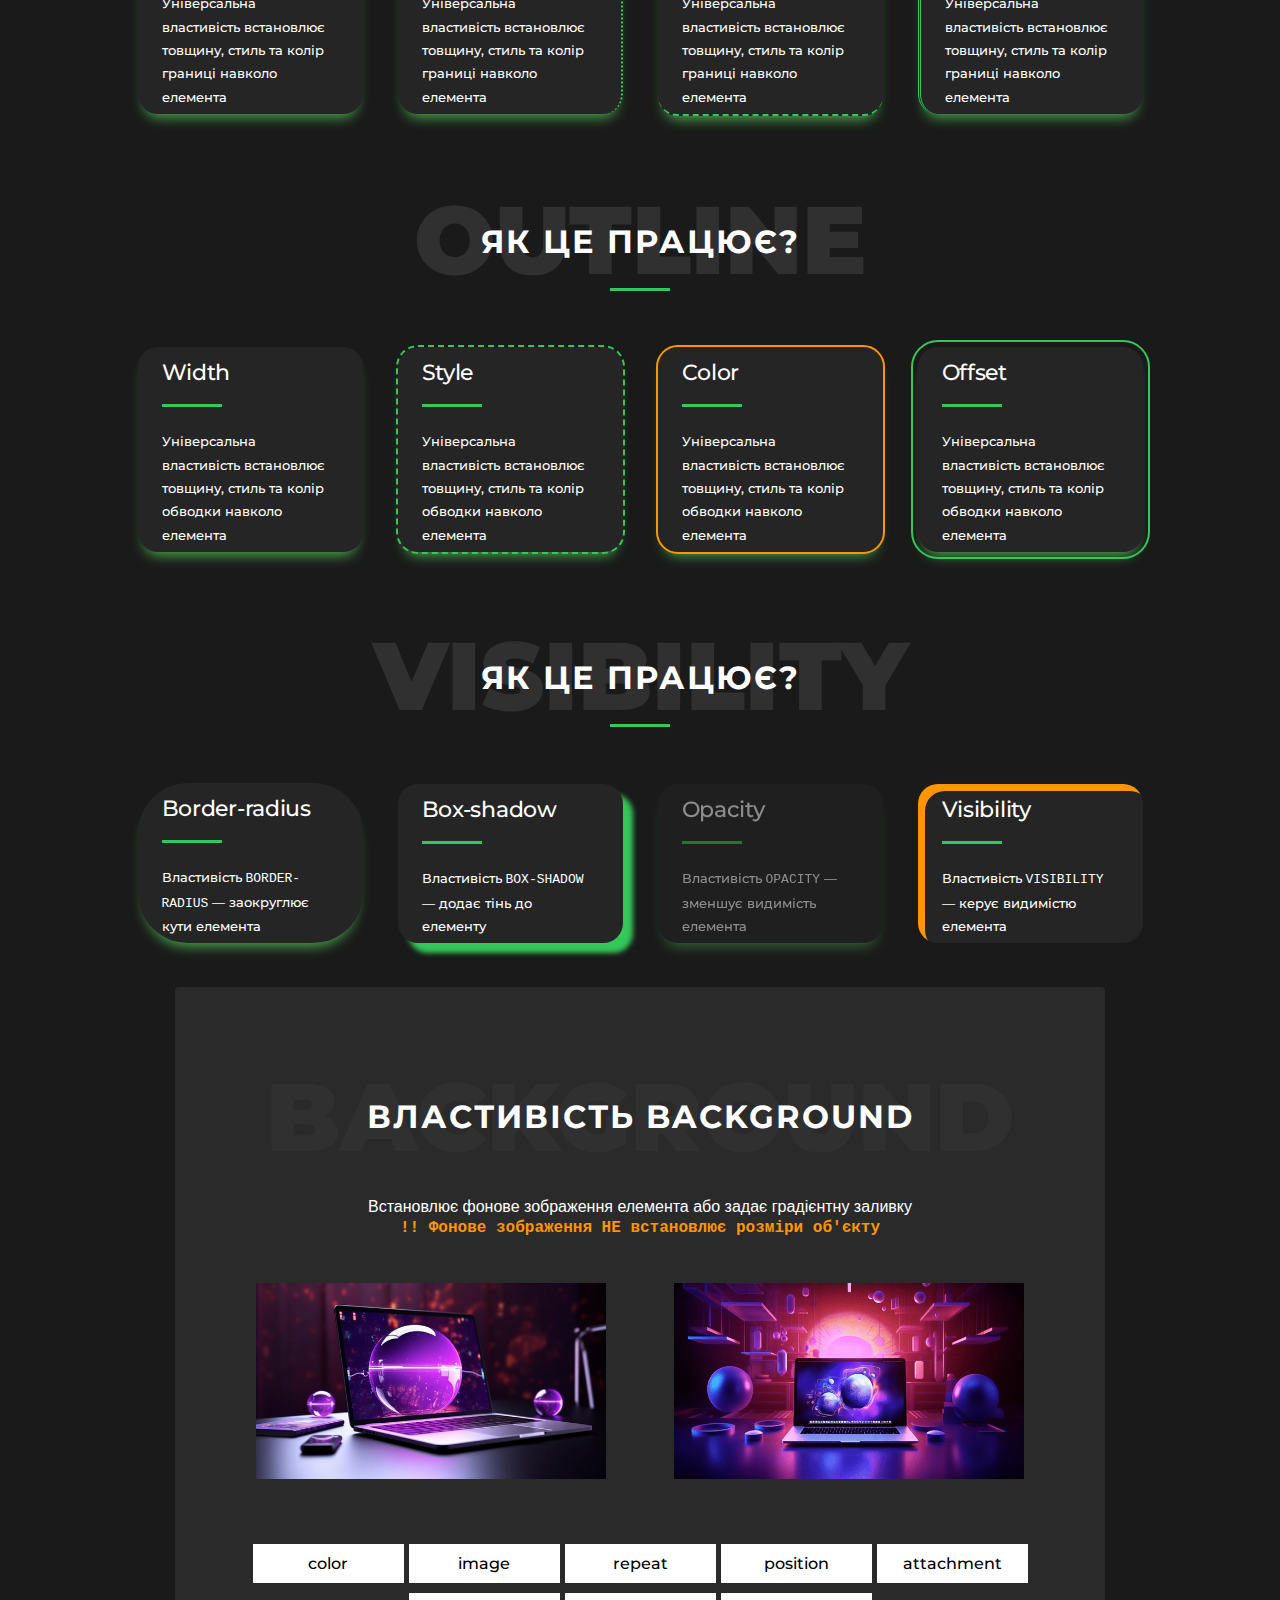
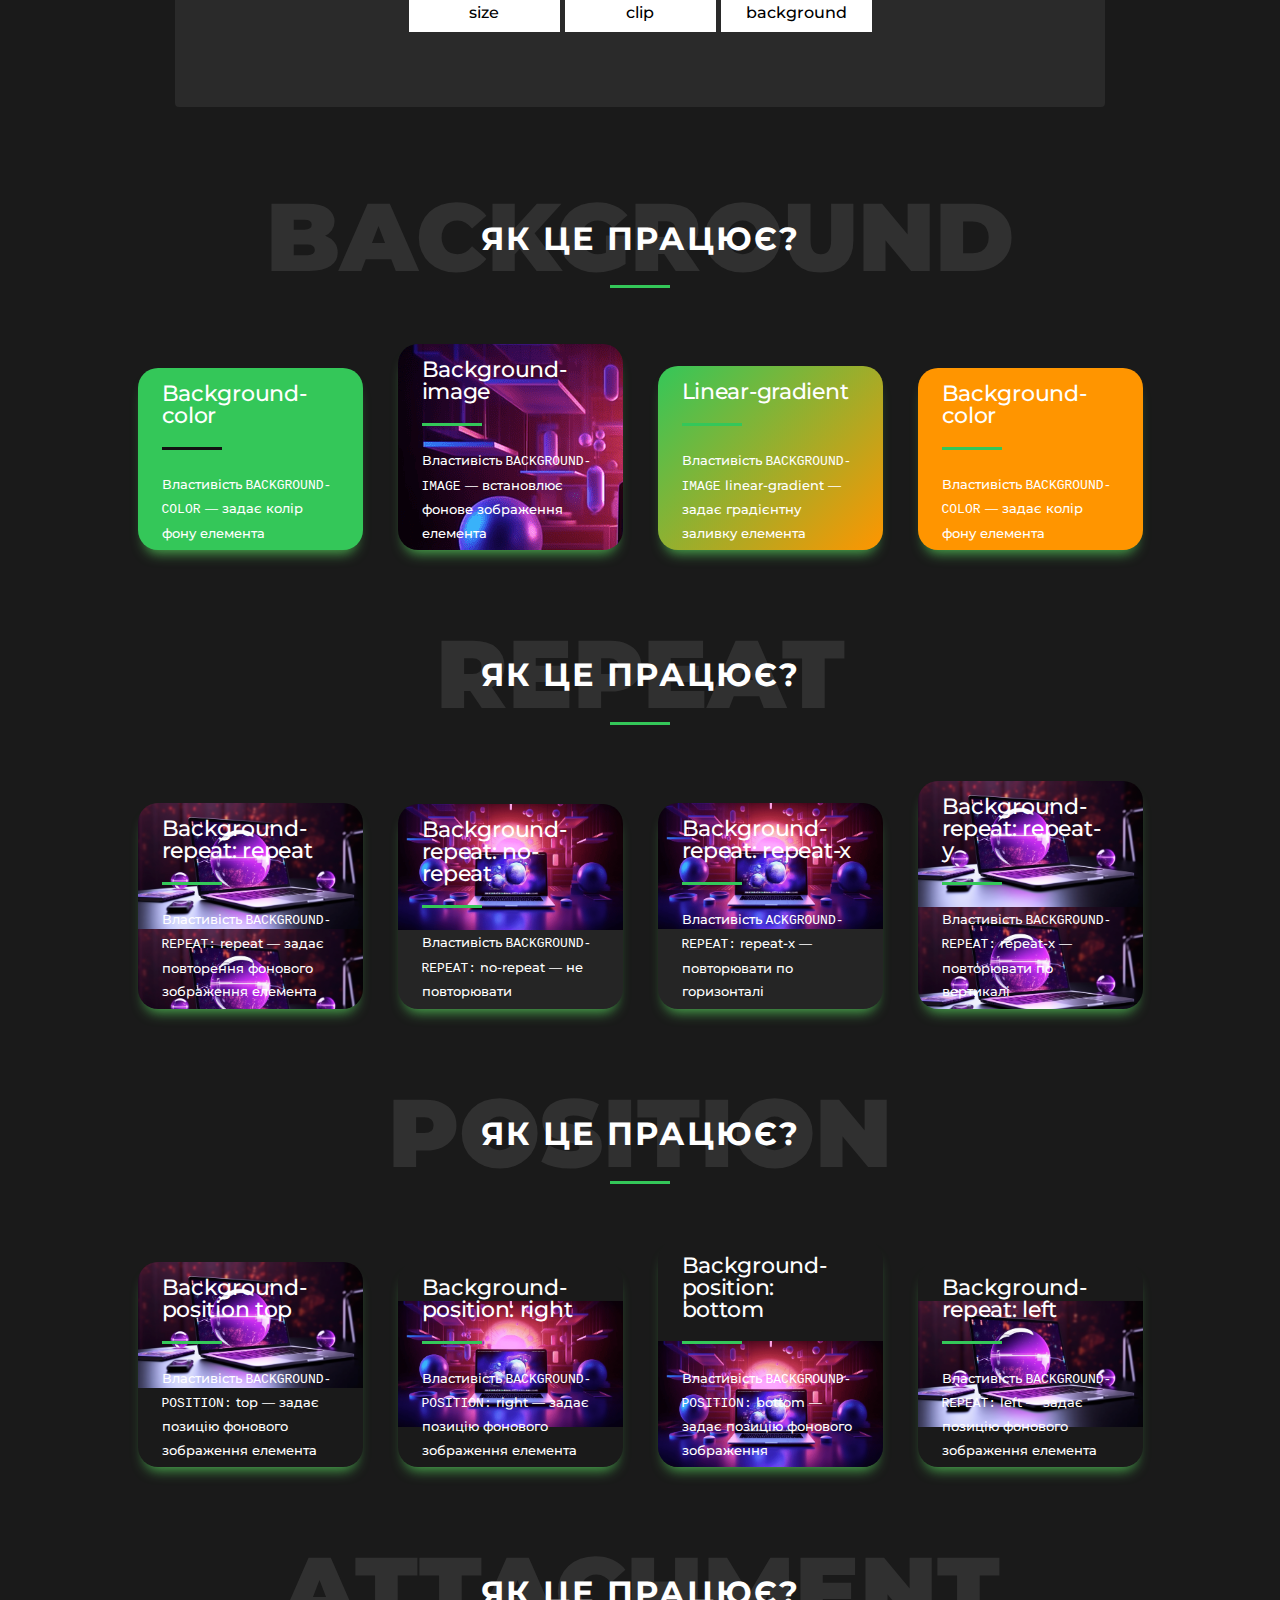
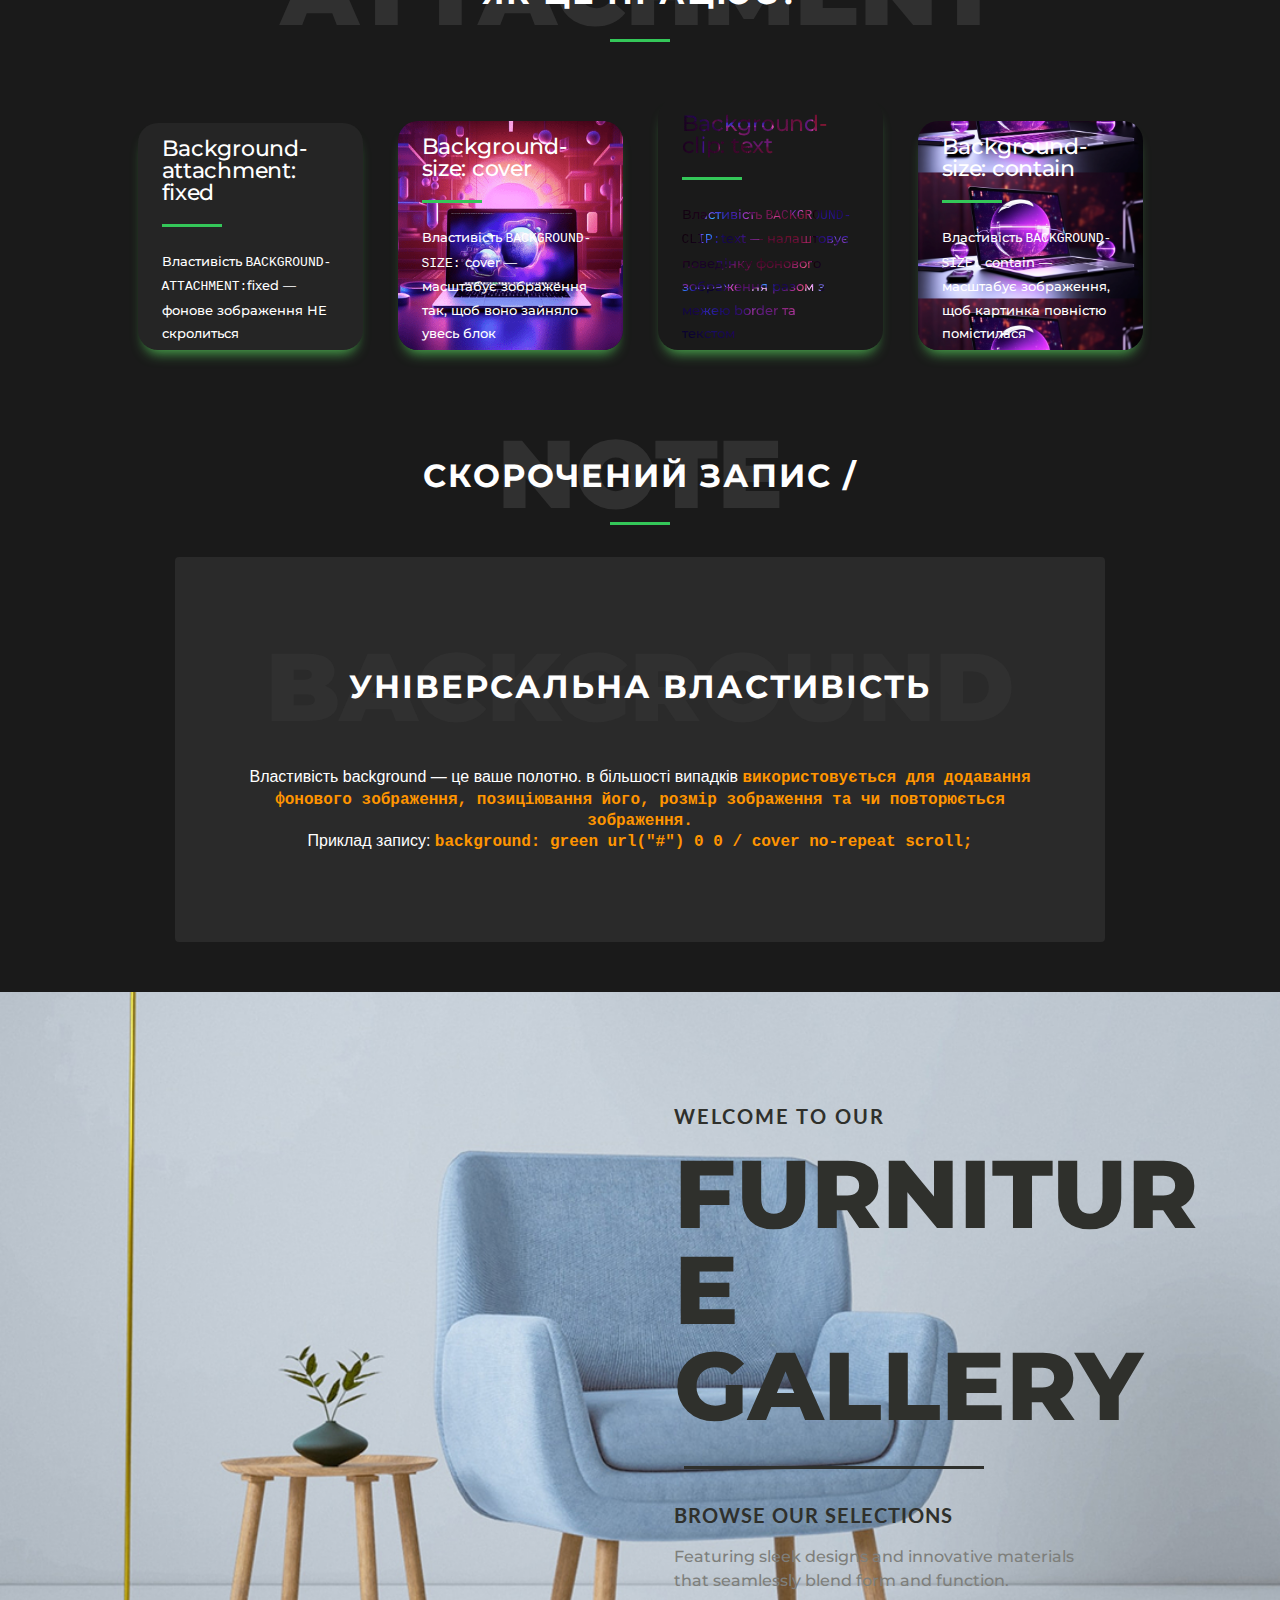
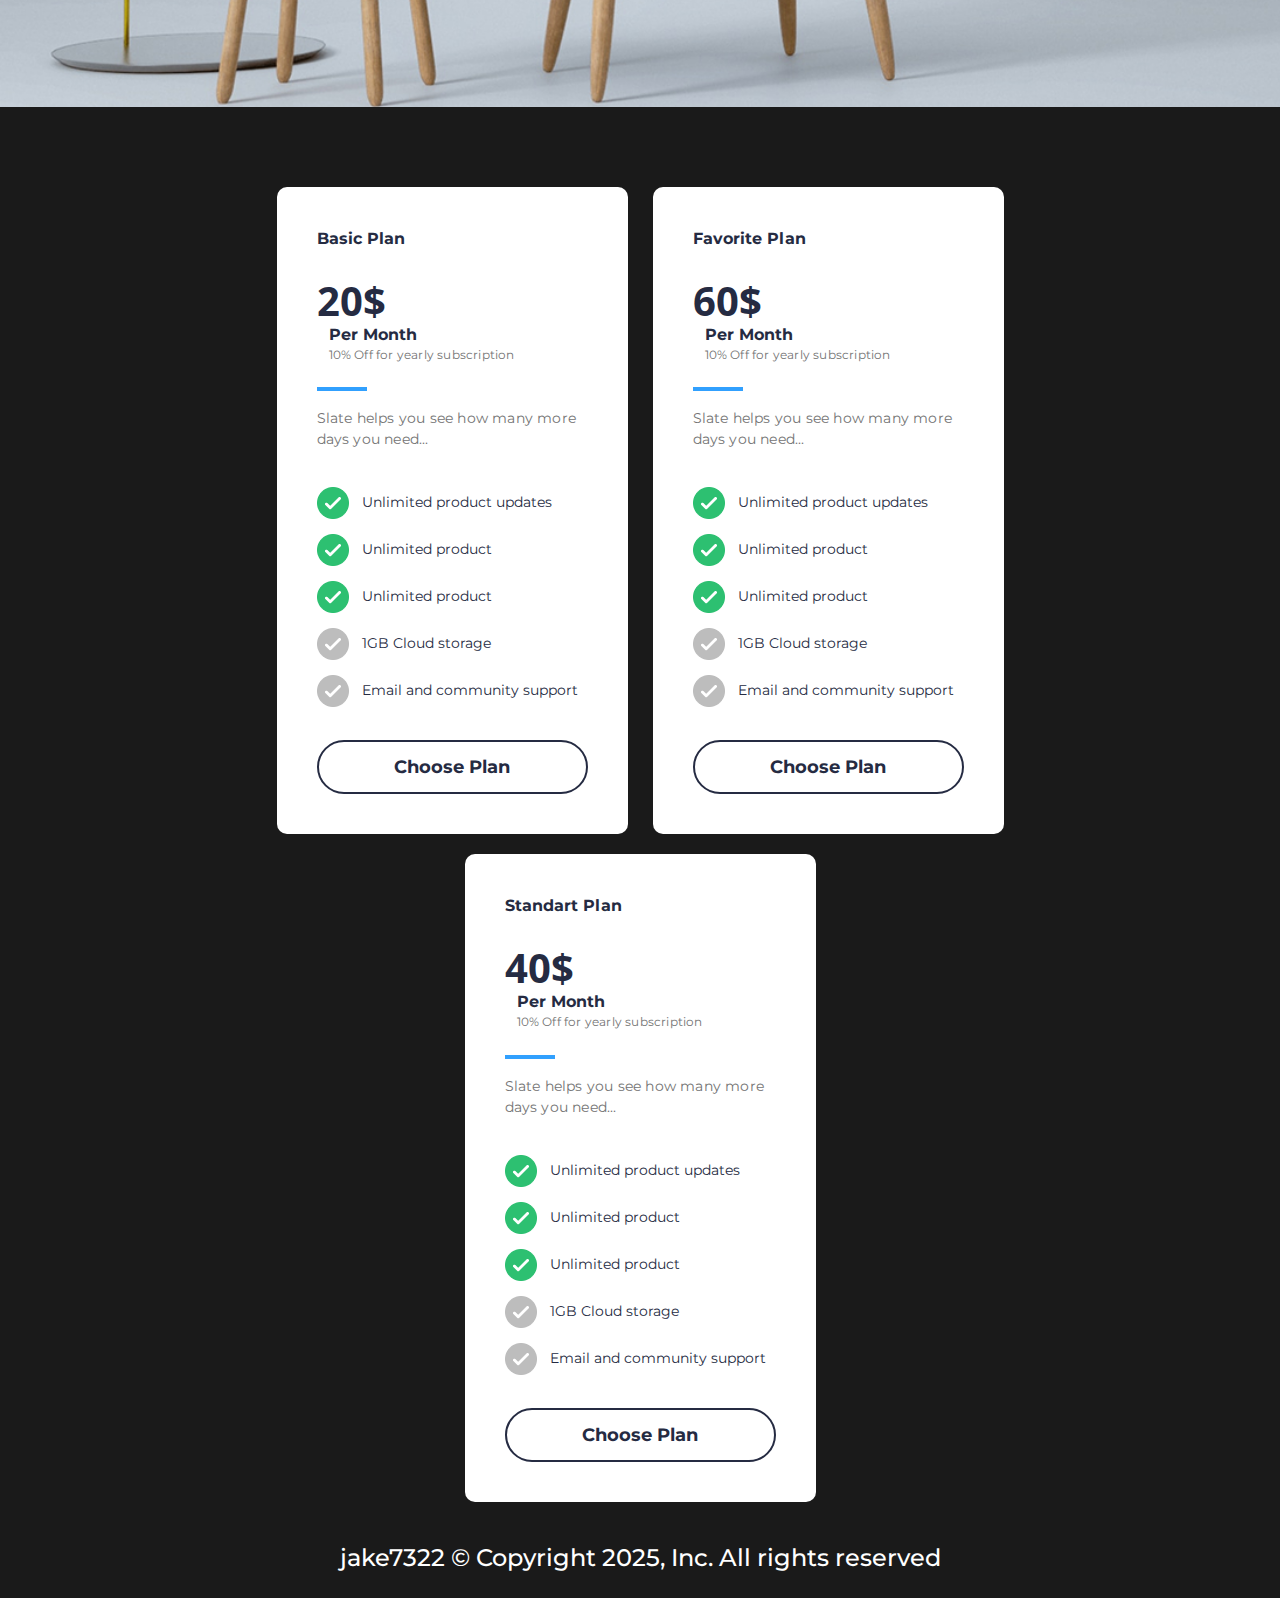
<file: DesignOfBlock/index.html>
<!DOCTYPE html>
<html lang="uk">
	<head>
		<meta charset="UTF-8">
		<meta name="viewport" content="width=device-width, initial-scale=1.0">
		<link rel="preconnect" href="https://fonts.googleapis.com">
		<link rel="preconnect" href="https://fonts.gstatic.com" crossorigin>
		<link
			href="https://fonts.googleapis.com/css2?family=Montserrat:wght@400;500;700&display=swap"
			rel="stylesheet">
		<link
			href="https://fonts.googleapis.com/css2?family=Lora:wght@400;500;700&display=swap"
			rel="stylesheet">
		<link
			href="https://fonts.googleapis.com/css2?family=Lato:wght@500;700;800&display=swap"
			rel="stylesheet">
		<link
			href="https://fonts.googleapis.com/css2?family=Open%20Sans:wght@400;500;700&display=swap"
			rel="stylesheet">
		<link rel="stylesheet" href="css/style.css">
		<title>Your Power of Block</title>
	</head>
	<body>
		<div class="wrapper">
			<header class="header">
				<nav class="nav">
					<ul class="items">
						<li class="list"><a href="#border">border</a></li>
						<li class="list"><a href="#outline">outline</a></li>
						<li class="list"><a href="#visibility">border-radius</a></li>
						<li class="list"><a href="#visibility">box-shadow</a></li>
						<li class="list"><a href="#visibility">opacity</a></li>
						<li class="list"><a href="#visibility">visibility</a></li>
						<li class="list"><a href="#background">background</a></li>
					</ul>
				</nav>
				<section class="section">
					<div class="section-container">
						<div class="section-content">
							<h1>Back <span>ground</span></h1>
						</div>
					</div>
				</section>
				<section class="about">
					<div class="about__container">
						<div class="about__content">
							<div class="content-block">
								<div class="block-text">about</div>
								<div class="block-title">
									<h2>CSS властивості оформлення блоків</h2>
								</div>
							</div>
							<div class="block__subtitle">
								<p>Властивість <span><code>background</span></code> — це ваше полотно.
									Дізнайтеся,
									як
									використовувати її для додавання кольорів, зображень та градієнтів,
									задаючи тон усьому вашому макету та створюючи глибину.</p>
							</div>
							<div class="cards">
								<ul class="cards-items">
									<li class="cards-item">
										<a href="#" class="cards-link">
											<img src="./img/04.png" alt="Healthy Breakfast">
										</a>
									</li>
									<li class="cards-item">
										<a href="#" class="cards-link">
											<img src="./img/05.png" alt="Grilled Salmon">
										</a>
									</li>
								</ul>
							</div>
						</div>
					</div>
				</section>
			</header>
			<main class="main">
				<section id="border" class="section-border">
					<div class="content-block">
						<div class="block-text">border</div>
						<div class="block-title">
							<h2>Як це працює?</h2>
						</div>
						<div class="divider"></div>
					</div>
					<div class="border">
						<div class="border-items">
							<div class="border-item item-border --solid">
								<h3>Solid</h3>
								<div class="border-divider"></div>
								<p>
									Універсальна властивість встановлює товщину,
									стиль та колір границі навколо елемента </p>
							</div>
						</div>
						<div class="border-items">
							<div class="border-item item-border --dotted">
								<h3>Dotted</h3>
								<div class="border-divider"></div>
								<p>
									Універсальна властивість встановлює товщину,
									стиль та колір границі навколо елемента</p>
							</div>
						</div>
						<div class="border-items">
							<div class="border-item item-border --dashed">
								<h3>Dashed</h3>
								<div class="border-divider"></div>
								<p>
									Універсальна властивість встановлює товщину,
									стиль та колір границі навколо елемента</p>
							</div>
						</div>
						<div class="border-items">
							<div class="border-item item-border --double">
								<h3>Double</h3>
								<div class="border-divider"></div>
								<p>
									Універсальна властивість встановлює товщину,
									стиль та колір границі навколо елемента</p>
							</div>
						</div>
					</div>
					<div class="border">
						<div class="border-items">
							<div class="border-item item-border --top">
								<h3>Top</h3>
								<div class="border-divider"></div>
								<p>
									Універсальна властивість встановлює товщину,
									стиль та колір границі навколо елемента </p>
							</div>
						</div>
						<div class="border-items">
							<div class="border-item item-border --right">
								<h3>Right</h3>
								<div class="border-divider"></div>
								<p>
									Універсальна властивість встановлює товщину,
									стиль та колір границі навколо елемента</p>
							</div>
						</div>
						<div class="border-items">
							<div class="border-item item-border --bottom">
								<h3>Bottom</h3>
								<div class="border-divider"></div>
								<p>
									Універсальна властивість встановлює товщину,
									стиль та колір границі навколо елемента</p>
							</div>
						</div>
						<div class="border-items">
							<div class="border-item item-border --left">
								<h3>Left</h3>
								<div class="border-divider"></div>
								<p>
									Універсальна властивість встановлює товщину,
									стиль та колір границі навколо елемента</p>
							</div>
						</div>
					</div>
				</section>
				<section id="outline" class="section-outline">
					<div class="content-block">
						<div class="block-text">outline</div>
						<div class="block-title">
							<h2>Як це працює?</h2>
						</div>
						<div class="divider"></div>
					</div>
					<div class="border">
						<div class="border-items">
							<div class="border-item item-border --outline-width">
								<h3>width</h3>
								<div class="border-divider"></div>
								<p>Універсальна властивість встановлює товщину,
									стиль та колір обводки навколо елемента
								</p>
							</div>
						</div>
						<div class="border-items">
							<div class="border-item item-border --outline-style">
								<h3>style</h3>
								<div class="border-divider"></div>
								<p>Універсальна властивість встановлює товщину,
									стиль та колір обводки навколо елемента
								</p>
							</div>
						</div>
						<div class="border-items">
							<div class="border-item item-border --outline-color">
								<h3>color</h3>
								<div class="border-divider"></div>
								<p>Універсальна властивість встановлює товщину,
									стиль та колір обводки навколо елемента
								</p>
							</div>
						</div>
						<div class="border-items">
							<div class="border-item item-border --outline-offset">
								<h3>offset</h3>
								<div class="border-divider"></div>
								<p>Універсальна властивість встановлює товщину,
									стиль та колір обводки навколо елемента
								</p>
							</div>
						</div>
					</div>
				</section>
				<section id="visibility" class="section-visibility">
					<div class="content-block">
						<div class="block-text">visibility</div>
						<div class="block-title">
							<h2>Як це працює?</h2>
						</div>
						<div class="divider"></div>
					</div>
					<div class="border">
						<div id="visibility" class="border-items">
							<div class="border-item item-border --border-radius">
								<h3>border-radius</h3>
								<div class="border-divider"></div>
								<p>Властивість <code>border-radius</code> — заокруглює кути
									елемента
								</p>
							</div>
						</div>
						<div id="visibility" class="border-items">
							<div class="border-item item-border --box-shadow">
								<h3>box-shadow</h3>
								<div class="border-divider"></div>
								<p>Властивість <code>box-shadow</code> — додає
									тінь до елементу
								</p>
							</div>
						</div>
						<div id="visibility" class="border-items">
							<div class="border-item item-border --opacity">
								<h3>opacity</h3>
								<div class="border-divider"></div>
								<p>Властивість <code>opacity</code> — зменшує видимість
									елемента
								</p>
							</div>
						</div>
						<div id="visibility" class="border-items">
							<div class="border-item item-border --visibility">
								<h3>visibility</h3>
								<div class="border-divider"></div>
								<p>Властивість <code>visibility</code> — керує видимістю
									елемента
								</p>
							</div>
						</div>
					</div>
				</section>
				<section id="background" class="section-background">
					<section class="about">
						<div class="about__container">
							<div class="about__content">
								<div class="content-block">
									<div class="block-text">background</div>
									<div class="block-title">
										<h2>Властивість background</h2>
									</div>
								</div>
								<div class="block__subtitle">
									<p>
										Встановлює фонове зображення елемента
										або задає градієнтну заливку
										<br>
										<span><code>!! Фонове зображення НЕ встановлює розміри
												об'єкту</code>
										</span>
									</p>
								</div>
								<div class="cards">
									<ul class="cards-items">
										<li class="cards-item">
											<a href="#" class="cards-link">
												<img src="./img/04.png" alt="Healthy Breakfast">
											</a>
										</li>
										<li class="cards-item">
											<a href="#" class="cards-link">
												<img src="./img/05.png" alt="Grilled Salmon">
											</a>
										</li>
									</ul>
								</div>
								<nav class="nav">
									<ul class="items">
										<li class="list"><a href="#color">color</a></li>
										<li class="list"><a href="#color">image</a></li>
										<li class="list"><a href="#repeat">repeat</a></li>
										<li class="list"><a href="#position">position</a></li>
										<li class="list"><a href="#attachment">attachment</a></li>
										<li class="list"><a href="#attachment">size</a></li>
										<li class="list"><a href="#attachment">clip</a></li>
										<li class="list"><a href="#background-note">background</a></li>
									</ul>
								</nav>
							</div>
						</div>
					</section>
					<div id="color" class="content-block">
						<div class="block-text">background</div>
						<div class="block-title">
							<h2>Як це працює?</h2>
						</div>
						<div class="divider"></div>
					</div>
					<div class="border">
						<div class="border-items">
							<div class="border-item item-border --background-color-green">
								<h3>background-color</h3>
								<div class="border-divider"></div>
								<p>Властивість <code>background-color</code> — задає колір
									фону елемента
								</p>
							</div>
						</div>
						<div id="color" class="border-items">
							<div class="border-item item-border --background-image">
								<h3>background-image</h3>
								<div class="border-divider"></div>
								<p>Властивість <code>background-image</code> — встановлює
									фонове зображення елемента
								</p>
							</div>
						</div>
						<div id="color" class="border-items">
							<div class="border-item item-border --background-linear-gradient">
								<h3>linear-gradient</h3>
								<div class="border-divider"></div>
								<p>Властивість <code>background-image</code> linear-gradient — задає
									градієнтну заливку елемента
								</p>
							</div>
						</div>
						<div id="color" class="border-items">
							<div class="border-item item-border --background-color-orange">
								<h3>background-color</h3>
								<div class="border-divider"></div>
								<p>Властивість <code>background-color</code> — задає колір
									фону елемента
								</p>
							</div>
						</div>
					</div>
					<div id="repeat" class="content-block">
						<div class="block-text">repeat</div>
						<div class="block-title">
							<h2>Як це працює?</h2>
						</div>
						<div class="divider"></div>
					</div>
					<div class="border">
						<div class="border-items">
							<div class="border-item item-border --repeat">
								<h3>background-repeat: repeat</h3>
								<div class="border-divider"></div>
								<p>Властивість <code>background-repeat:</code> repeat — задає
									повторення фонового зображення елемента
								</p>
							</div>
						</div>
						<div id="image" class="border-items">
							<div class="border-item item-border --no-repeat">
								<h3>background-repeat: no-repeat</h3>
								<div class="border-divider"></div>
								<p>Властивість <code>background-repeat:</code> no-repeat — не
									повторювати
								</p>
							</div>
						</div>
						<div id="image" class="border-items">
							<div class="border-item item-border --repeat-x">
								<h3>background-repeat: repeat-x</h3>
								<div class="border-divider"></div>
								<p>Властивість <code>ackground-repeat:</code> repeat-x — повторювати по
									горизонталі
								</p>
							</div>
						</div>
						<div id="color" class="border-items">
							<div class="border-item item-border --repeat-y">
								<h3>background-repeat: repeat-y</h3>
								<div class="border-divider"></div>
								<p>Властивість <code>background-repeat:</code> repeat-x — повторювати по
									вертикалі
								</p>
							</div>
						</div>
					</div>
					<div id="position" class="content-block">
						<div class="block-text">position</div>
						<div class="block-title">
							<h2>Як це працює?</h2>
						</div>
						<div class="divider"></div>
					</div>
					<div class="border">
						<div class="border-items">
							<div class="border-item item-border --background-position-top">
								<h3>background-position top</h3>
								<div class="border-divider"></div>
								<p>Властивість <code>background-position:</code> top — задає
									позицію фонового зображення елемента
								</p>
							</div>
						</div>
						<div id="position" class="border-items">
							<div class="border-item item-border --background-position-right">
								<h3>background-position: right</h3>
								<div class="border-divider"></div>
								<p>Властивість <code>background-position:</code> right — задає
									позицію фонового зображення елемента
								</p>
							</div>
						</div>
						<div id="position" class="border-items">
							<div class="border-item item-border --background-position-bottom">
								<h3>background-position: bottom</h3>
								<div class="border-divider"></div>
								<p>Властивість <code>background-position:</code> bottom — задає
									позицію фонового зображення
								</p>
							</div>
						</div>
						<div id="position" class="border-items">
							<div class="border-item item-border --background-position-left">
								<h3>background-repeat: left</h3>
								<div class="border-divider"></div>
								<p>Властивість <code>background-repeat:</code> left — задає
									позицію фонового зображення елемента
								</p>
							</div>
						</div>
					</div>
					<div id="attachment" class="content-block">
						<div class="block-text">attachment</div>
						<div class="block-title">
							<h2>Як це працює?</h2>
						</div>
						<div class="divider"></div>
					</div>
					<div id="attachment" class="border">
						<div class="border-items">
							<div class="border-item item-border --background-fixed">
								<h3>background-attachment: fixed</h3>
								<div class="border-divider"></div>
								<p>Властивість <code>background-attachment:</code>fixed — фонове
									зображення НЕ скролиться
								</p>
							</div>
						</div>
						<div id="size" class="border-items">
							<div class="border-item item-border --background-size-cover">
								<h3>background-size: cover</h3>
								<div class="border-divider"></div>
								<p>Властивість <code>background-size:</code> cover — масштабує
									зображення так, щоб воно зайняло увесь блок
								</p>
							</div>
						</div>
						<div id="clip" class="border-items">
							<div class="border-item item-border --background-clip">
								<h3>background-clip: text</h3>
								<div class="border-divider"></div>
								<p>Властивість <code>background-clip:</code>text — налаштовує поведінку
									фонового зображення разом з межею border та текстом
								</p>
							</div>
						</div>
						<div id="size" class="border-items">
							<div class="border-item item-border --background-size-contain">
								<h3>background-size: contain</h3>
								<div class="border-divider"></div>
								<p>Властивість <code>background-size:</code> contain — масштабує
									зображення, щоб картинка повністю помістилася
								</p>
							</div>
						</div>
					</div>
				</section>
				<section id="background-note" class="section-visibility">
					<div class="content-block">
						<div class="block-text">NOTE</div>
						<div class="block-title">
							<h2>скорочений запис /</h2>
						</div>
						<div class="divider"></div>
					</div>
					<section class="about">
						<div class="about__container">
							<div class="about__content">
								<div class="content-block">
									<div class="block-text">background</div>
									<div class="block-title">
										<h2>Універсальна властивість</h2>
									</div>
								</div>
								<div class="block__subtitle">
									<p>Властивість background — це ваше полотно.
										в більшості випадків <span><code>використовується для додавання
												фонового
												зображення, позиціювання його, розмір зображення та чи повторюється
												зображення.</span></code><br>Приклад запису: <span><code>
												background: green url("#") 0 0 / cover no-repeat
												scroll;</span></code></p>
								</div>
							</div>
						</div>
						<!-- <div class="arrow-left"></div>
						<div class="arrow-right"></div>
						<div class="arrow-top"></div>
						<div class="arrow-bottom"></div> -->
					</section>
				</section>
			</main>
		</div>
		<section class="hero">
			<div class="hero-container">
				<div class="hero-image"></div>
				<div class="hero-text">
					<div class="text-content">
						<span class="content-title">Welcome to our</span>
						<h1>Furniture<br>Gallery</h1>
						<div class="content-line"></div>
						<h3>Browse our selections</h3>
						<p>
							Featuring sleek designs and innovative materials that
							seamlessly blend form and function.
						</p>
					</div>
				</div>
			</div>
		</section>
		<section class="price">
			<div class="price-container">
				<div class="price-content">
					<h5>Basic Plan</h5>
				</div>
				<div class="amount">
					<div class="amount-container">
						<div class="amount-price">20$</div>
						<div class="amount-info">
							<span>Per Month</span><br>
							<p>10% Off for yearly subscription</p>
						</div>
					</div>
				</div>
				<div class="price-line"></div>
				<div class="price-info">
					<p>Slate helps you see how many more days you need...</p>
				</div>
				<ul class="price-list">
					<li class="list-item --active">
						Unlimited product updates
					</li>
					<li class="list-item --active">
						Unlimited product
					</li>
					<li class="list-item --active">
						Unlimited product
					</li>
					<li class="list-item --non-active">
						1GB Cloud storage
					</li>
					<li class="list-item --non-active">
						Email and community support
					</li>
				</ul>
				<div class="price-button">
					<a href="#" class="btn">Choose Plan</a>
				</div>
			</div>
			<div class="price-container">
				<div class="price-content">
					<h5>Favorite Plan</h5>
				</div>
				<div class="amount">
					<div class="amount-container">
						<div class="amount-price">60$</div>
						<div class="amount-info">
							<span>Per Month</span><br>
							<p>10% Off for yearly subscription</p>
						</div>
					</div>
				</div>
				<div class="price-line"></div>
				<div class="price-info">
					<p>Slate helps you see how many more days you need...</p>
				</div>
				<ul class="price-list">
					<li class="list-item --active">
						Unlimited product updates
					</li>
					<li class="list-item --active">
						Unlimited product
					</li>
					<li class="list-item --active">
						Unlimited product
					</li>
					<li class="list-item --non-active">
						1GB Cloud storage
					</li>
					<li class="list-item --non-active">
						Email and community support
					</li>
				</ul>
				<div class="price-button">
					<a href="#" class="btn">Choose Plan</a>
				</div>
			</div>
			<div class="price-container">
				<div class="price-content">
					<h5>Standart Plan</h5>
				</div>
				<div class="amount">
					<div class="amount-container">
						<div class="amount-price">40$</div>
						<div class="amount-info">
							<span>Per Month</span><br>
							<p>10% Off for yearly subscription</p>
						</div>
					</div>
				</div>
				<div class="price-line"></div>
				<div class="price-info">
					<p>Slate helps you see how many more days you need...</p>
				</div>
				<ul class="price-list">
					<li class="list-item --active">
						Unlimited product updates
					</li>
					<li class="list-item --active">
						Unlimited product
					</li>
					<li class="list-item --active">
						Unlimited product
					</li>
					<li class="list-item --non-active">
						1GB Cloud storage
					</li>
					<li class="list-item --non-active">
						Email and community support
					</li>
				</ul>
				<div class="price-button">
					<a href="#" class="btn">Choose Plan</a>
				</div>
			</div>
		</section>
		<footer class="footer">
			<h4 class="footer-title">jake7322 © Copyright 2025, Inc. All rights
				reserved</h4>
		</footer>
	</body>
</html>
</file>
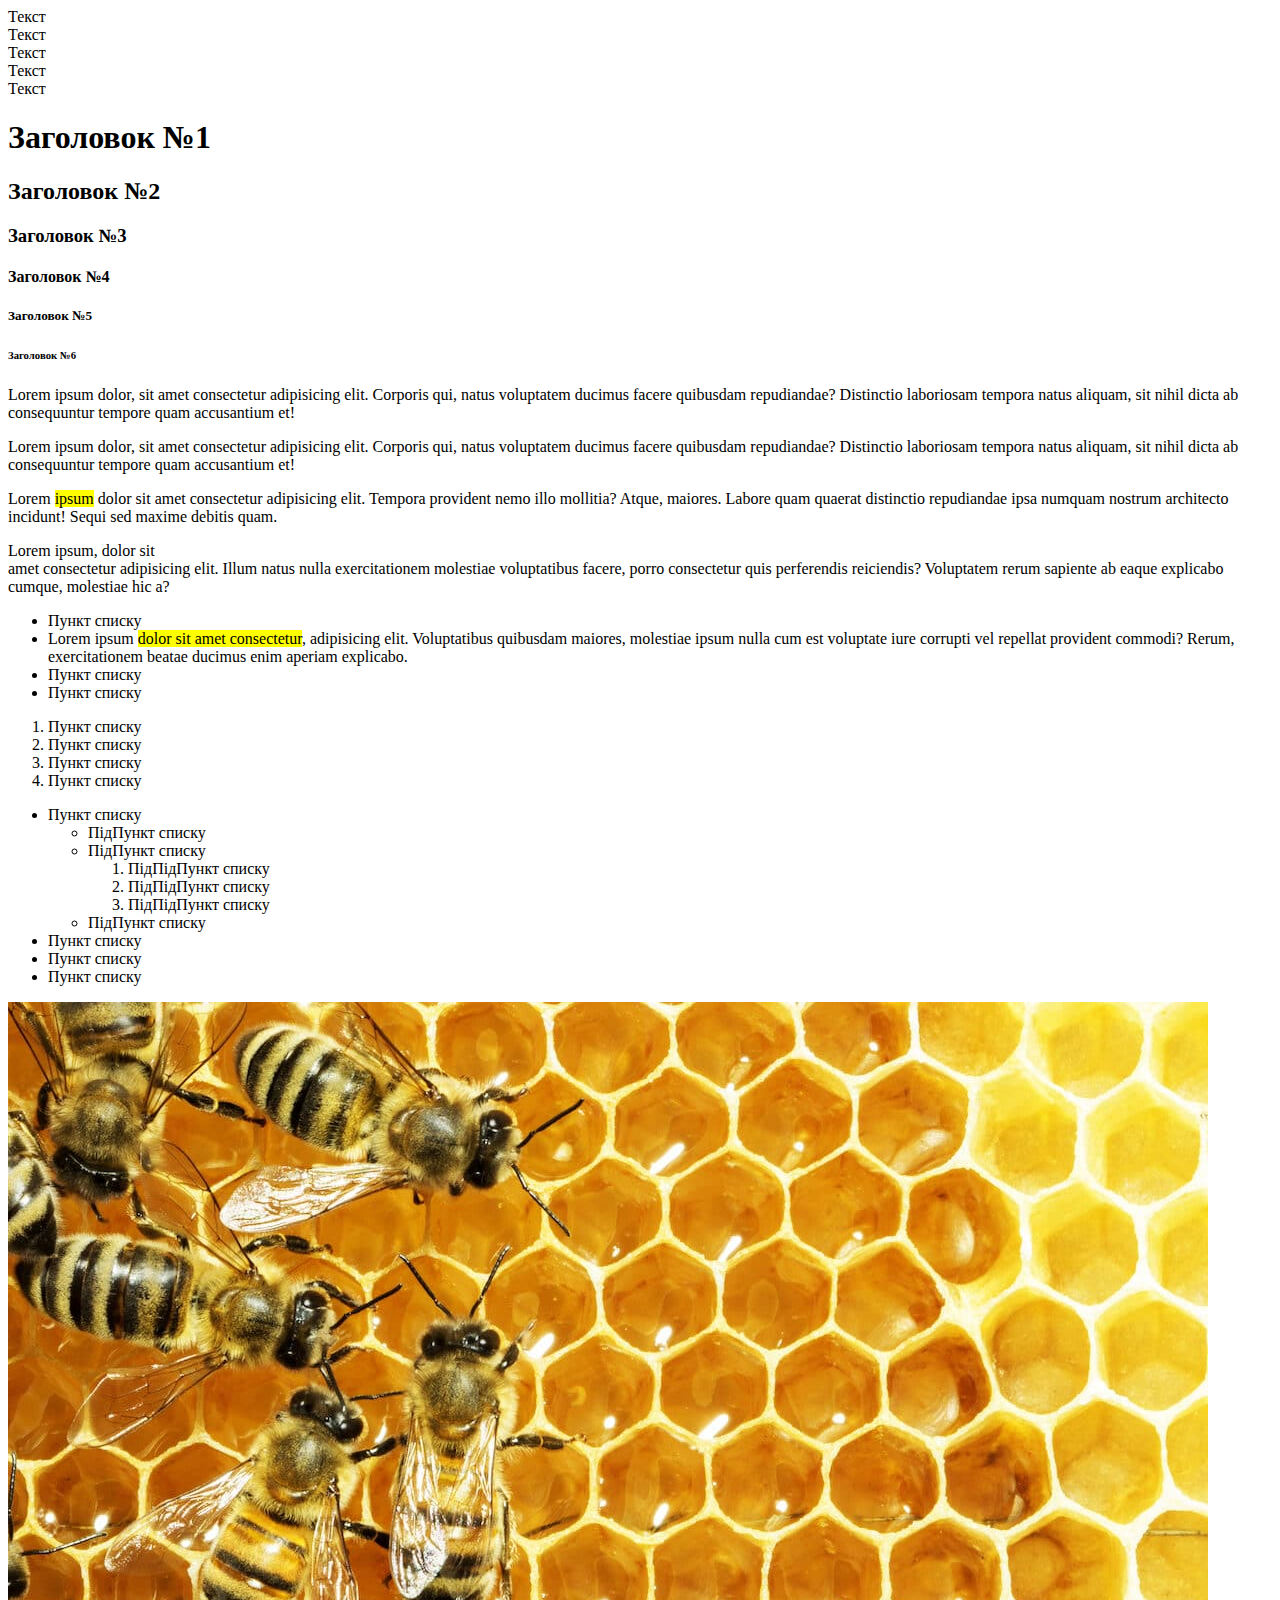
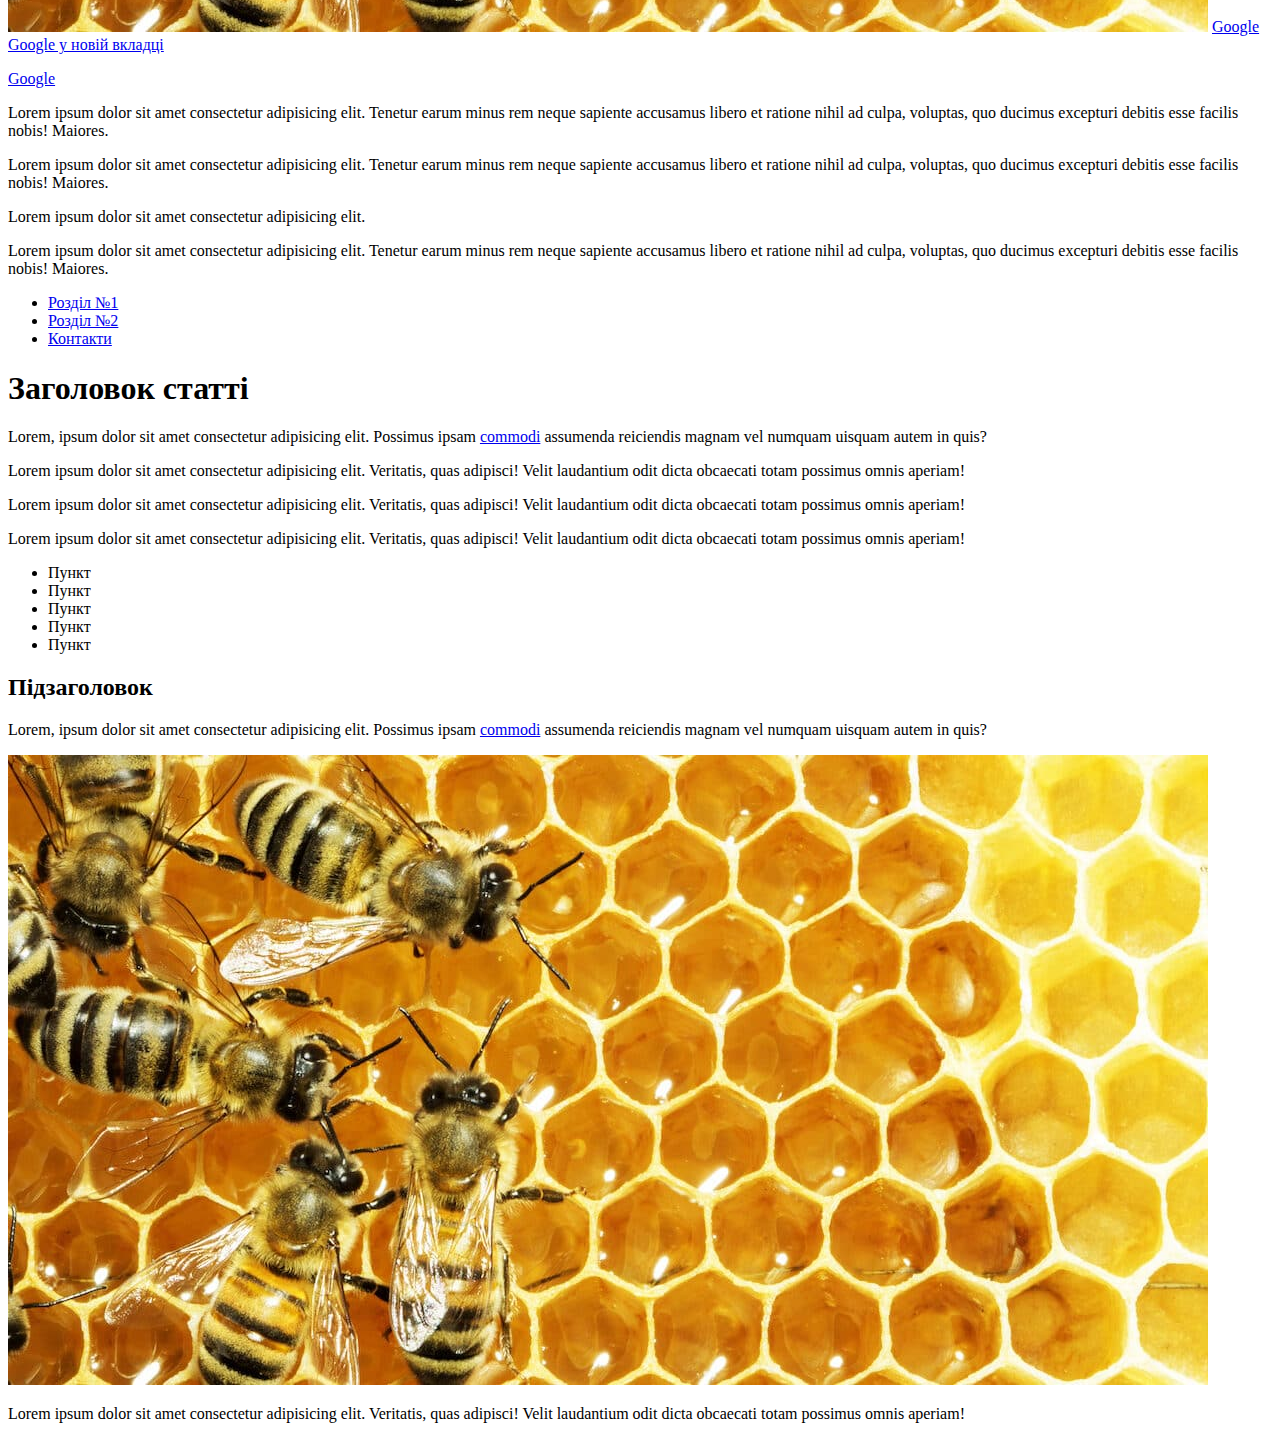
<file: lesson_2/index.html>
<!DOCTYPE html>
<!-- Ukraine - uk -->
<!-- Мова не визначена - zxx -->
<!-- Коди мов https://html-css.co.ua/html/lang-kodu-mov/ -->
<html lang="en">

<head>
	<!-- Кодування тексту -->
	<meta charset="UTF-8">
	<!-- Налаштування в'юпорту (адаптиву, масштабу тощо) -->
	<meta name="viewport" content="width=device-width, initial-scale=1.0">
	<!-- Заголовок сторінки в браузері -->
	<title>Lesson 2</title>
</head>

<body>
	<!--
		Синтаксис HTML
		Все що відкрито, має бути закрито
	-->

	<!-- Коментар (Контрол + Крапка) -->

	<!--
		Нотатки
		Код який тимчасово не потрібний
		тощо
	-->

	<!-- HTML-тег -->
	<!-- Будова (анатомія) HTML-тегу -->

	<!-- ТЕГ з зачиняющим елементом -->
	<!-- все що відкрито, має бути закрито -->
	<!--
		<назва_тегу>
			Наповнення тегу (інші теги, контент)
		</назва_тегу>
	-->

	<!-- ТЕГ без зачиняючого елемента -->
	<!--
		<назва_тегу>
	-->

	<!-- ТЕГ з атрибутами -->
	<!-- Атрибутів може бути скільки завгодно -->

	<!--
		<назва_тегу атрибут="значення атрибуту" назва_атрибуту_2="значення атрибуту">
			Наповнення тегу (інші теги, контент)
	</назва_тегу>
	або
	<назва_тегу названа_атрибуту="значення атрибуту">
	-->

	<!-- Теги для будівництва (будівельні) -->
	<!-- Будівельні теги ніяк не змінюють контент -->

	<!-- HEADER - Будівельний тег для побудови
			верхньої частини сайту\секції (з зачиняючим елементом)
	-->

	<header>
		<!-- Наповнення тегу (інші теги, контент) -->
	</header>
	<!--
		FOOTER - Будівельний тег для побудови
		нижньої частини сайту\секції (з зачинябчим елементом)
	-->
	<footer>
		<!-- Наповлення тегу (інші теги, контент) -->
	</footer>
	<!--
		MAIN - Будівельний тег для побудови
		головної частини сайту
		(має бути лише один на сторінці)
		(з зачиняющим елементом)
	-->
	<main>
		<!-- Наповнення тегу (інші теги, контент) -->
	</main>
	<!--
		DIV - Будівельний тег БЕЗ конкретного
		призначення (з зачиняючим елементом)
	-->
	<div>
		<!-- Наповнення тегу (інші теги, контент) -->
	</div>


	<!-- Стандартна конструкція сайту -->
	<header></header>
	<main></main>
	<footer></footer>

	<!-- Будівельні теги ніяк не змінюють контент -->
	Текст
	<div>
		Текст
	</div>
	<header>
		Текст
	</header>
	<main>
		Текст
	</main>
	<footer>
		Текст
	</footer>

	<!-- Теги для контенту (контентні) -->
	<!-- Контенті теги можуть змінювати контент -->

	<!-- H1-H6 Теги для заголовків (з зачиняючим елементом) -->
	<h1>Заголовок №1</h1> <!--Лише один на сторінці бо він головний -->
	<h2>Заголовок №2</h2>
	<h3>Заголовок №3</h3>
	<h4>Заголовок №4</h4>
	<h5>Заголовок №5</h5>
	<h6>Заголовок №6</h6>

	<!-- P - тег параграфу (з зачиняющим елементом) -->
	<p>
		Lorem ipsum dolor, sit amet consectetur adipisicing elit.
		Corporis qui, natus voluptatem ducimus facere quibusdam repudiandae?
		Distinctio laboriosam tempora natus aliquam,
		sit nihil dicta ab consequuntur tempore quam accusantium et!
	</p>
	<p>
		Lorem ipsum dolor, sit amet consectetur adipisicing elit.
		Corporis qui, natus voluptatem ducimus facere quibusdam repudiandae?
		Distinctio laboriosam tempora natus aliquam,
		sit nihil dicta ab consequuntur tempore quam accusantium et!
	</p>

	<!-- MARK та SPAN - виділення слова(ів) (з зачиняющим елементом)-->
	<p>
		Lorem <mark>ipsum</mark> dolor sit amet <span>consectetur adipisicing</span> elit.
		Tempora provident nemo illo mollitia? Atque, maiores.
		Labore quam quaerat distinctio repudiandae ipsa numquam
		nostrum architecto incidunt! Sequi sed maxime debitis quam.
	</p>

	<!-- BR -перериває рядок тексту (без зачиняющего елемента) -->
	<p>
		Lorem ipsum, dolor sit <br> amet consectetur adipisicing elit.
		Illum natus nulla exercitationem molestiae voluptatibus facere,
		porro consectetur quis perferendis reiciendis? Voluptatem rerum
		sapiente ab eaque explicabo cumque, molestiae hic a?
	</p>

	<!-- UL+LI Маркированний список (з зачиняющим елементом) -->
	<ul>
		<li>Пункт списку</li>
		<li>Lorem ipsum <mark>dolor sit amet consectetur</mark>, adipisicing elit.
			Voluptatibus quibusdam maiores, <span>molestiae ipsum nulla cum</span> est voluptate
			iure corrupti vel repellat provident commodi? Rerum, exercitationem
			beatae ducimus enim aperiam explicabo.
		</li>
		<li>Пункт списку</li>
		<li>Пункт списку</li>
	</ul>

	<!-- OL+LI Нумерованний список (з зачиняющим елементом) -->

	<ol>
		<li>Пункт списку</li>
		<li>Пункт списку</li>
		<li>Пункт списку</li>
		<li>Пункт списку</li>
	</ol>

	<!-- Вкладенність списків -->
	<ul>
		<li>
			Пункт списку
			<ul>
				<li>ПідПункт списку</li>
				<li>
					ПідПункт списку
					<ol>
						<li>ПідПідПункт списку</li>
						<li>ПідПідПункт списку</li>
						<li>ПідПідПункт списку</li>
					</ol>
				</li>
				<li>ПідПункт списку</li>
			</ul>
		</li>
		<li>Пункт списку</li>
		<li>Пункт списку</li>
		<li>Пункт списку</li>
	</ul>

	<!-- IMG - вивід зображення (без зачиняющого елемента) -->
	<!--
		Атрибути:
		src - шлях до зображення (файлу)
		alt - альтернативний текст
	-->

	<img src="img/honey.jpeg" alt="Зображення бджіл та сот">

	<!-- A - гіпертекстове посилання (з зачиняющим елементом) -->
	<!-- <a href="адреса">Текст (анкор)</a> -->
	<a href="https://google.com">
		Google
	</a>
	<!--
		Атрибут target - встановлює
		де саме має відкритись адреса
	-->
	<a target="_blank" href="https://google.com">
		Google у новій вкладці
	</a>

	<!-- Часті атрибути -->

	<!--
		CLASS - додає клас(класси)
		ім'я классів пишемо латинецею (краще англійскі слова),
		у нижньому регістрі,
		пробіл замінюємо на дефіс

		До одного тегу ми можемо додавати безліч
		классів (через пробіл) в одному атрибуті class
	-->
	<!--DIV - з классом block-->
	<div class="block"></div>
	<!--P - з классом text-->
	<p class="text"></p>
	<!--DIV - з классами block та red-->
	<div class="block red"></div>

	<!--
		TITLE - підказка
	-->
	<a target="_blank" title="На сайт Google" href="https://google.com" class="link">Google</a>
	<p title="Це текст риба" class="text">
		Lorem ipsum dolor sit amet consectetur adipisicing elit.
		Tenetur earum minus rem neque sapiente accusamus libero et
		ratione nihil ad culpa, voluptas, quo ducimus excepturi debitis
		esse facilis nobis! Maiores.
	</p>

	<!--
		ID - УНІКАЛЬНИЙ індентифікатор
		Значення ID має бути унікальним для html сторінки
	-->
	<div class="text">
		<p>Lorem ipsum dolor sit amet consectetur adipisicing elit.
			Tenetur earum minus rem neque sapiente accusamus libero et
			ratione nihil ad culpa, voluptas, quo ducimus excepturi debitis
			esse facilis nobis! Maiores.
		</p>
		<p>
			Lorem ipsum dolor sit amet consectetur adipisicing elit.
		</p>
		<p id="some-uniq-id">
			Lorem ipsum dolor sit amet consectetur adipisicing elit.
			Tenetur earum minus rem neque sapiente accusamus libero et
			ratione nihil ad culpa, voluptas, quo ducimus excepturi debitis
			esse facilis nobis! Maiores.
		</p>
	</div>

	<!-- БЛОЧНІ, РЯДКОВІ та БЛОЧКО-РЯДКОВІ теги -->
	<!-- Блочні теги -->
	<!-- Усі будівельні (div,header,footer,main, та інші) -->
	<!-- Та контентні: h1-h6, p,ul,ol,li -->


	<!-- Рядкові теги -->
	<!-- span, mark,a,br -->

	<!-- блочно-рядковий -->
	<!-- img -->

	<!--
		Ширина блочного тегу завжди займає
		ВСЮ ширину батьківського елементу.
		Висота формується контентом всередині
		Блочний тег завжди починаєтсья з нового рядка
	-->

	<!--
		Ширина рядкового
		тегу займмає всередені нього.
		Висота формується всередені
		Рядковий тег намагається розміститись в рядок
		разом і іншими рядковими тегами,
		блочно-рядковими тегами або текстом
	-->

	<!--
		Ширина блочно-рядкового
		тегу займмає всередені нього.
		Висота формується всередені
		Блочно-рядковий тег намагається розміститись в рядок
		разом і іншими рядковими тегами, блочно-рядковими тегами або текстом
	-->

	<!-- HTML-вкладеність та конструкції -->

	<!--
		Загальне правило вкладенності:
		в більшості рядкових тегів
		не можна вкладати блочні теги
	-->

	<!-- Зазвичай вкладеність виконуєтсья так: -->
	<!--
		будівельни теги -> теги для контенку
	-->

	<!-- ВИКЛЮЧЕННЯ -->
	<!--
		В тег А дозволяється вкладати будівельні теги,
		якщо цього вимагає макет дизайну
	-->
	<!--
		<a href="#">
			<div>
				<p>
					<span></span>
				</p>
			</div>
		</a>
	-->

	<!-- НЕ ВІРНО -->

	<!--
		<span>
			<header></header>
			<div></div>
			<footer></footer>
			<h1></h1>
			<p></p>
		</span>
	-->

	<!-- НЕ ВІРНО (BR) -->
	<!--
		<main>
			<div>
				<p></p>
				<p></p>
				<p></p>
				<p></p>
			</div>
			<br><br><br>
			<div></div>
		</main>
	-->

	<!-- НЕ ВІРНО (UL) -->
	<!-- вкладати беспосередньо в списки будь що крім li -->
	<!--
		<ul>
			<a href=""></a>
		</ul>
	-->

	<!-- ВІРНО (UL) -->
	<!--
		<ul>
			<li>
				<a href=""></a>
			</li>
		</ul>
	-->

	<!-- ЦЕ ВІРНО -->

	<!--
		<header>
			<div>
				<a href="#"></a>
				<ul>
					<li></li>
				</ul>
				<div></div>
			</div>
		</header>
		<main>
			<div></div>
			<a href="#"></a>
			<p></p>
			<ul>
				<li></li>
			</ul>
			<div>
				<a href="#"></a>
				<p></p>
			</div>
		</main>
		<footer>
			<div></div>
			<a href="#"></a>
			<ul>
				<li></li>
			</ul>
		</footer>
	-->

	<!-- Рівні вкладенності -->
	<!-- Нульовий рівень вкладенності -->
	<header> <!-- Батьківським тегом для тегу DIV -->
		<!-- 1-й (беспосередній) рівень вкладенності відносно тегу HEADER -->
		<div>
			<!-- 2-й рівень вкладенності відносно тегу HEADER -->
			<!-- 1-й (беспосередній) рівень вкладенності відносно тегу DIV -->
			<div>

			</div> <!-- Дочірним тегом для тегу HEADER -->
		</div> <!-- Дочірним тегом для тегу HEADER -->
		<!-- 1-й (беспосередній) рівень вкладенності відносно тегу HEADER -->
		<div>
			<!-- 2-й рівень вкладенності відносно тегу HEADER -->
			<!-- 1-й (беспосередній) рівень вкладенності відносно тегу DIV -->
			<p>
				<!-- 3-й рівень вкладенності відносно тегу HEADER -->
				<!-- 2-й рівень вкладенності відносно тегу DIV -->
				<!-- 1-й (беспосередній) рівень вкладенності відносно тегу Р -->
				<a href="#"></a>
			</p>
		</div>
	</header>

	<!-- Конструкції -->

	<!-- Звичайна конструкція шапки сайту -->
	<!--
		<header>
			<div>
				<a href="#"></a>
				<ul>
					<li>
						<a href="#"></a>
					</li>
					<li>
						<a href="#"></a>
					</li>
					<li>
						<a href="#"></a>
					</li>
				</ul>
				<div></div>
			</div>
		</header>
	-->

	<!-- Звичайна конструкція підвалу сайту -->
	<!--
	<footer>
		<div>
			<a href="#"></a>
			<ul>
				<li>
					<a href="#"></a>
				</li>
				<li>
					<a href="#"></a>
				</li>
				<li>
					<a href="#"></a>
				</li>
			</ul>
			<ul>
				<li>
					<a href="#"></a>
				</li>
				<li>
					<a href="#"></a>
				</li>
				<li>
					<a href="#"></a>
				</li>
			</ul>
			<div></div>
		</div>
	</footer>

	-->

	<!-- Звичайна конструкція тіла сайту -->
	<!--
		<main>
			<div>
				<h1></h1>
				<p></p>
				<p>
					<a href="#"></a>
					<span></span>
					<mark></mark>
					<br>
				</p>
				<p></p>
				<p></p>
				<h2></h2>
				<p></p>
				<ul>
					<li></li>
					<li></li>
					<li></li>
				</ul>
				<h2></h2>
				<p></p>
				<ol>
					<li></li>
				</ol>
				<h3></h3>
				<p></p>
			</div>
			<div></div>
			<div></div>
			<div></div>
		</main>
	-->

	<!-- Конструкція текстовоЇ сторінки -->
	<!--
	<header>
		<div>
			<a href="#"></a>
			<ul>
				<li>
					<a href="#"></a>
				</li>
				<li>
					<a href="#"></a>
				</li>
				<li>
					<a href="#"></a>
				</li>
			</ul>
			<div></div>
		</div>
	</header>
	<main>
		<div>
			<h1></h1>
			<p></p>
			<p>
				<a href="#"></a>
				<span></span>
				<mark></mark>
				<br>
			</p>
			<p></p>
			<p></p>
			<h2></h2>
			<p></p>
			<ul>
				<li></li>
				<li></li>
				<li></li>
			</ul>
			<h2></h2>
			<p></p>
			<ol>
				<li></li>
			</ol>
			<h3></h3>
			<p></p>
		</div>
	</main>
	<footer>
		<div>
			<a href="#"></a>
			<ul>
				<li>
					<a href="#"></a>
				</li>
				<li>
					<a href="#"></a>
				</li>
				<li>
					<a href="#"></a>
				</li>
			</ul>
			<ul>
				<li>
					<a href="#"></a>
				</li>
				<li>
					<a href="#"></a>
				</li>
				<li>
					<a href="#"></a>
				</li>
			</ul>
			<div></div>
		</div>
	</footer>
	-->

	<!-- Приклад вкладенності в тег А -->
	<!-- Обидва посилання ведуть на одну і ту ж сторінку -->
	<!--
	<div>
		<div>
			<a href="contacts.html">
				<img src="img/honey.jpeg" alt="Honey">
			</a>
		</div>
		<div>
			<a href="contacts.html">Text</a>
		</div>
	</div>
	-->
	<!-- Оптимальний варіант -->
	<!--
	<a href="contacts.html">
		<div>
			<img src="img/honey.jpeg" alt="Honey">
		</div>
		<div>
			Text
		</div>
	</a>
	-->

	<!-- ------------- -->
	<!-- ЗАБОРОНЯЄТЬСЯ -->

	<!-- Вкладати А в А -->
	<!--
	<a href=a">
		<a href="a"></a>
	</a>
	-->
	<!-- Залишати порожнім тег Р -->
	<!-- <p></p> -->

	<!-- Залишати порожнім атрибут SRC HREF ALT -->
	<!--
		<img src alt>
		<a href></a>
	-->

	<!-- !!! Не забуваемо про призначення тегів !!! -->

	<!--
		Використовуємо Р для вводу тексту,
		А для посилання,
		SPAN/MARK для виділення,
		ВR для переводу тексту в новий рядок
		H1-H6 для заголовків
	-->


	<!-- Практичний приклад -->

	<!-- Сторінка Статті -->

	<header>
		<!-- якась конструкція -->
		<div>
			<ul>
				<li>
					<a href="#section-1">Розділ №1</a>
				</li>
				<li>
					<a href="#section-2">Розділ №2</a>
				</li>
				<li>
					<a href="contacts.html">Контакти</a>
				</li>
			</ul>
		</div>
	</header>
	<main>
		<div>
			<h1 id="section-1">Заголовок статті</h1>
			<p>
				Lorem, ipsum dolor sit amet consectetur adipisicing elit.
				Possimus ipsam <a targer="_blank" href="https://google.com">commodi</a> assumenda reiciendis magnam vel
				numquam
				uisquam autem in quis?
			</p>
			<p>
				Lorem ipsum dolor sit amet consectetur adipisicing elit.
				Veritatis, quas adipisci! Velit laudantium odit dicta obcaecati
				totam possimus omnis aperiam!
			</p>
			<p>
				Lorem ipsum dolor sit amet consectetur adipisicing elit.
				Veritatis, quas adipisci! Velit laudantium odit dicta obcaecati
				totam possimus omnis aperiam!
			</p>
			<p>
				Lorem ipsum dolor sit amet consectetur adipisicing elit.
				Veritatis, quas adipisci! Velit laudantium odit dicta obcaecati
				totam possimus omnis aperiam!
			</p>
			<ul>
				<li>Пункт</li>
				<li>Пункт</li>
				<li>Пункт</li>
				<li>Пункт</li>
				<li>Пункт</li>
			</ul>
			<h2 id="section-2">Підзаголовок</h2>
			<p>
				Lorem, ipsum dolor sit amet consectetur adipisicing elit.
				Possimus ipsam <a targer="_blank" href="https://google.com">commodi</a> assumenda reiciendis magnam vel
				numquam
				uisquam autem in quis?
			</p>
			<img src="img/honey.jpeg" alt="image">
			<p>
				Lorem ipsum dolor sit amet consectetur adipisicing elit.
				Veritatis, quas adipisci! Velit laudantium odit dicta obcaecati
				totam possimus omnis aperiam!
			</p>
			<!-- і т.д. -->
		</div>
	</main>
	<footer>

	</footer>

</body>

</html>
</file>
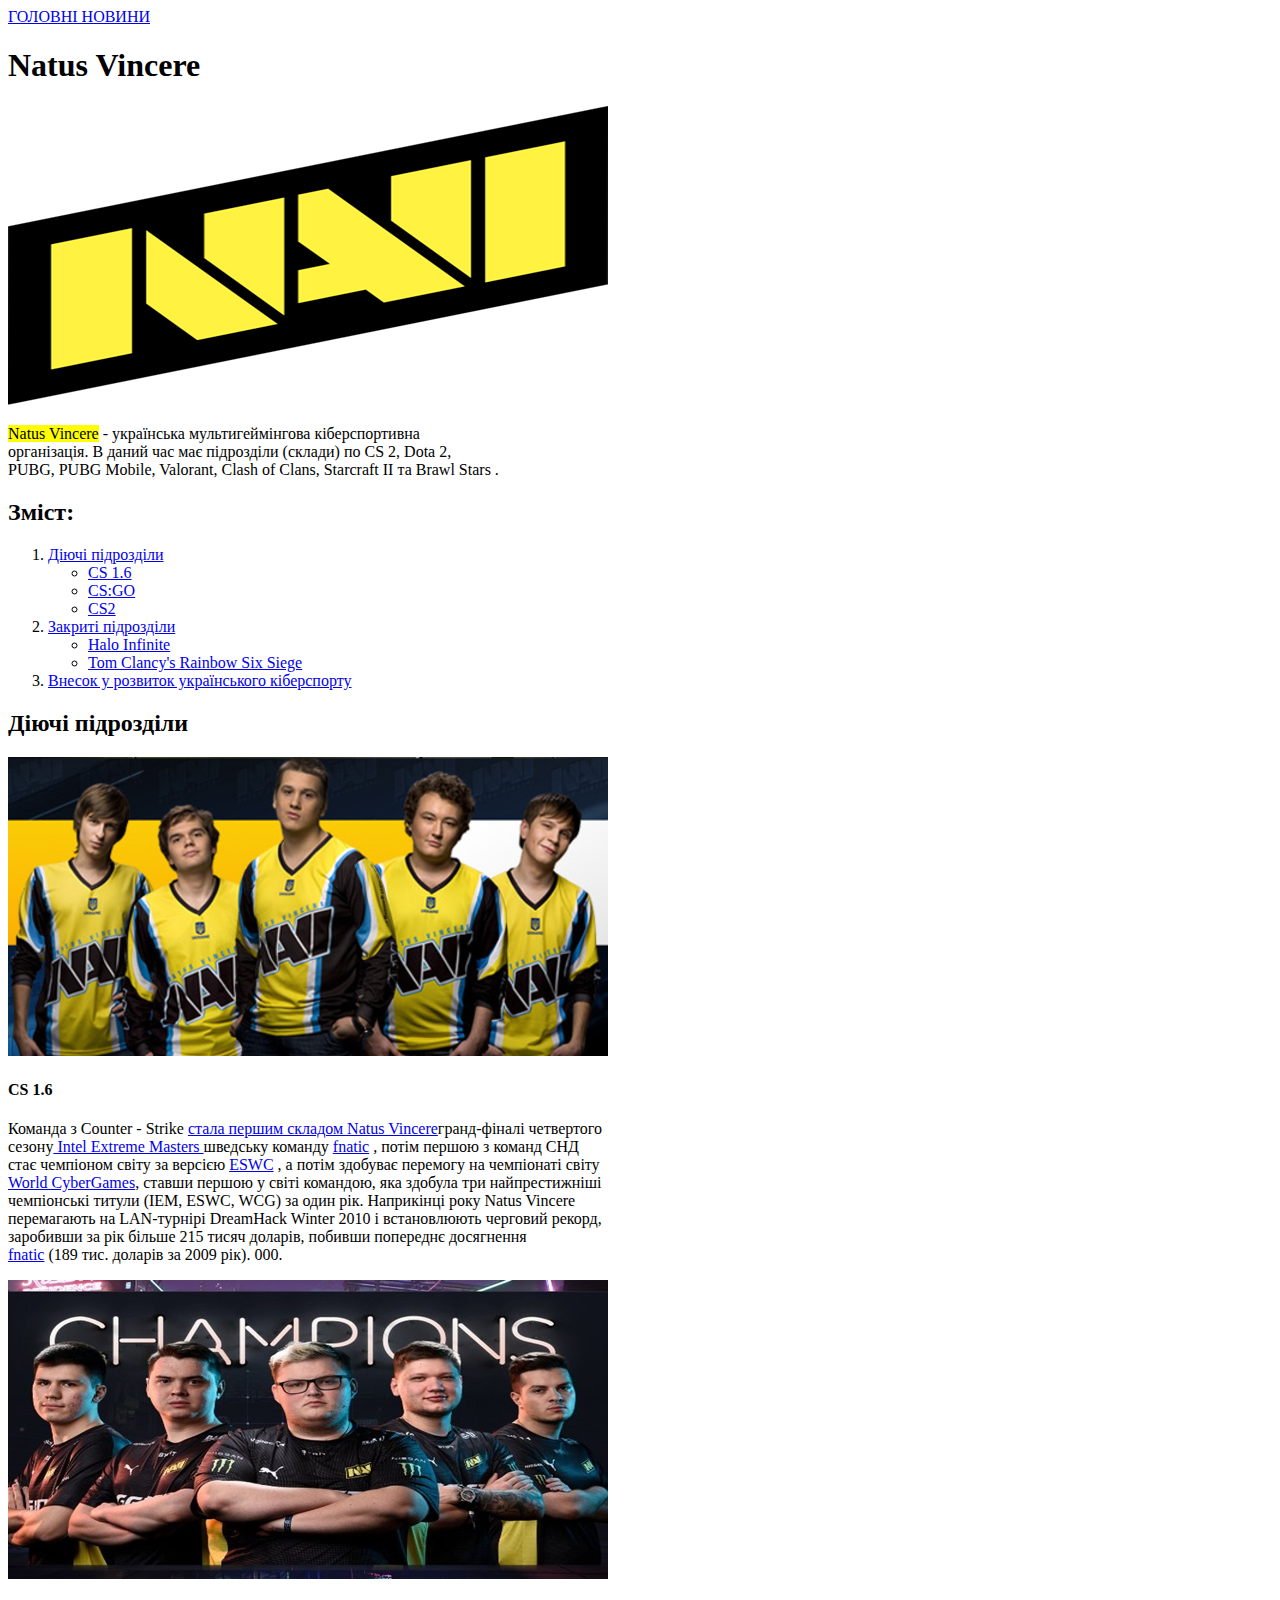
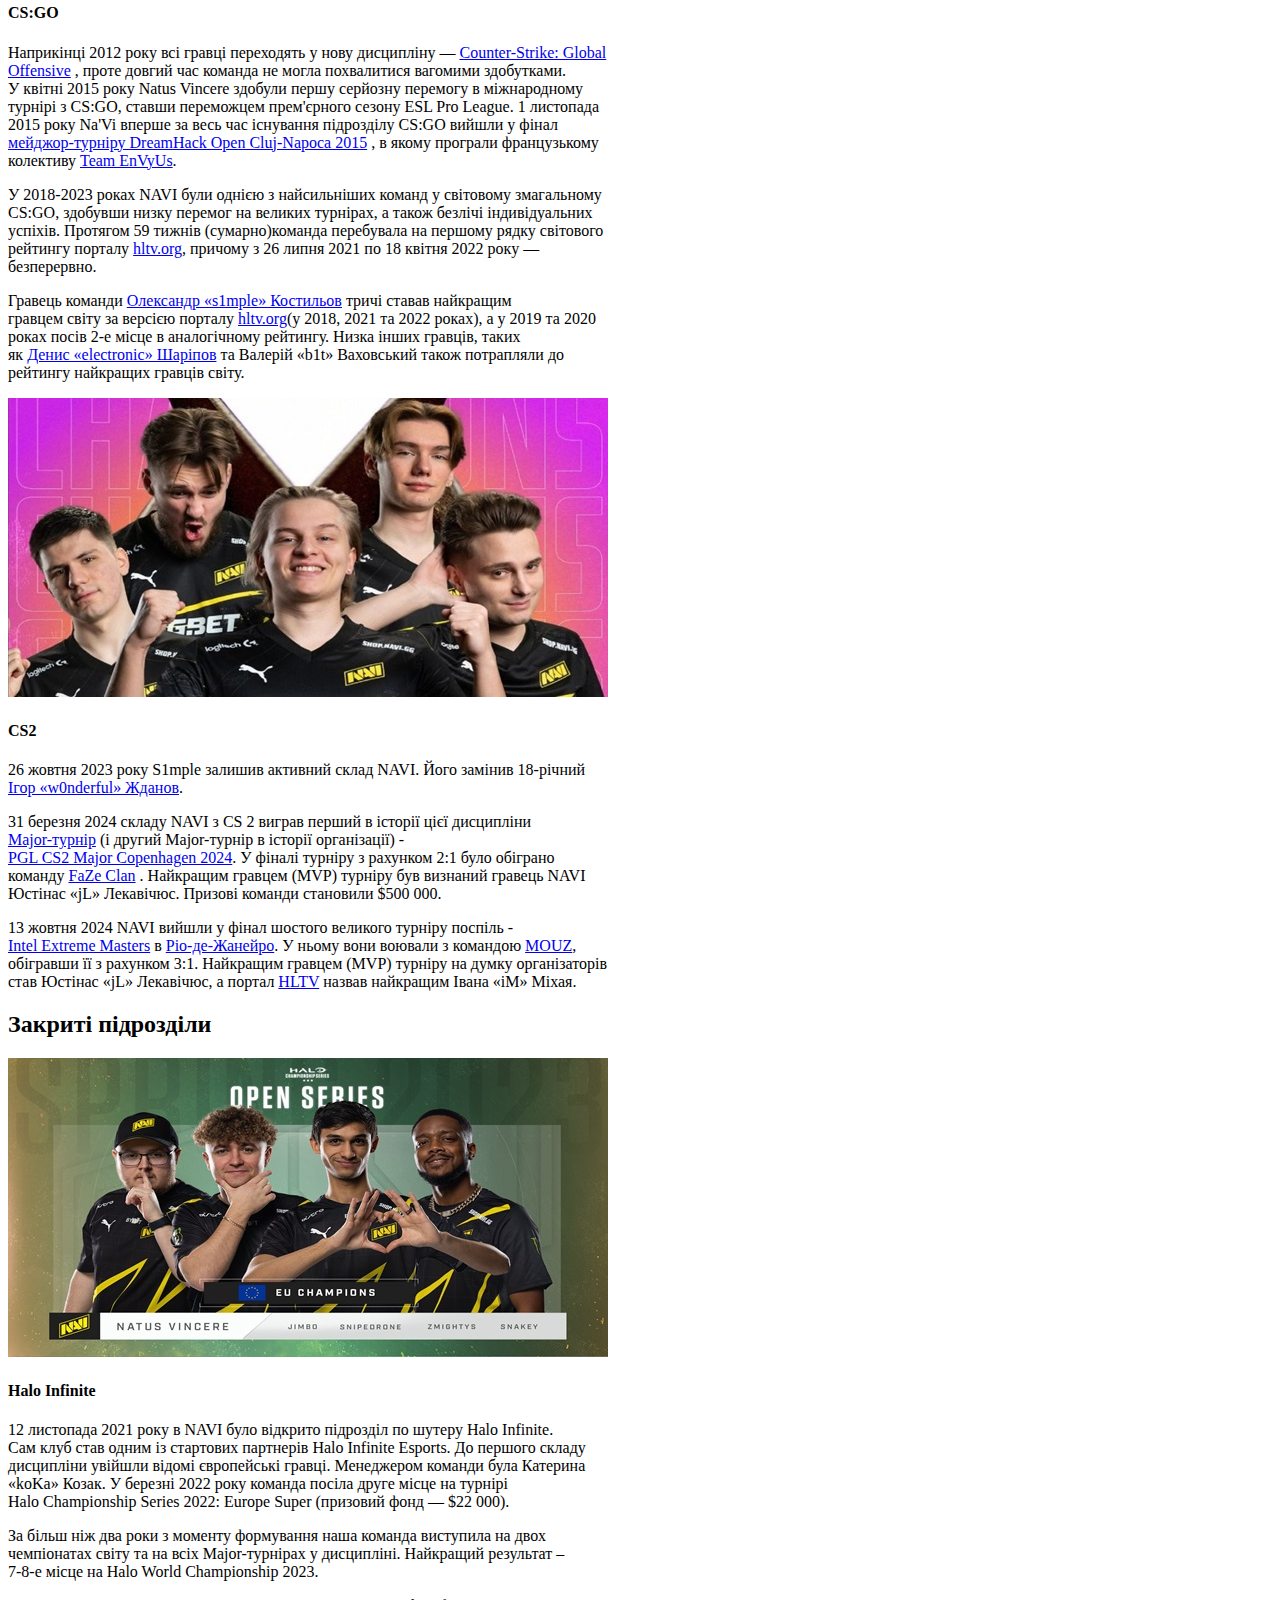
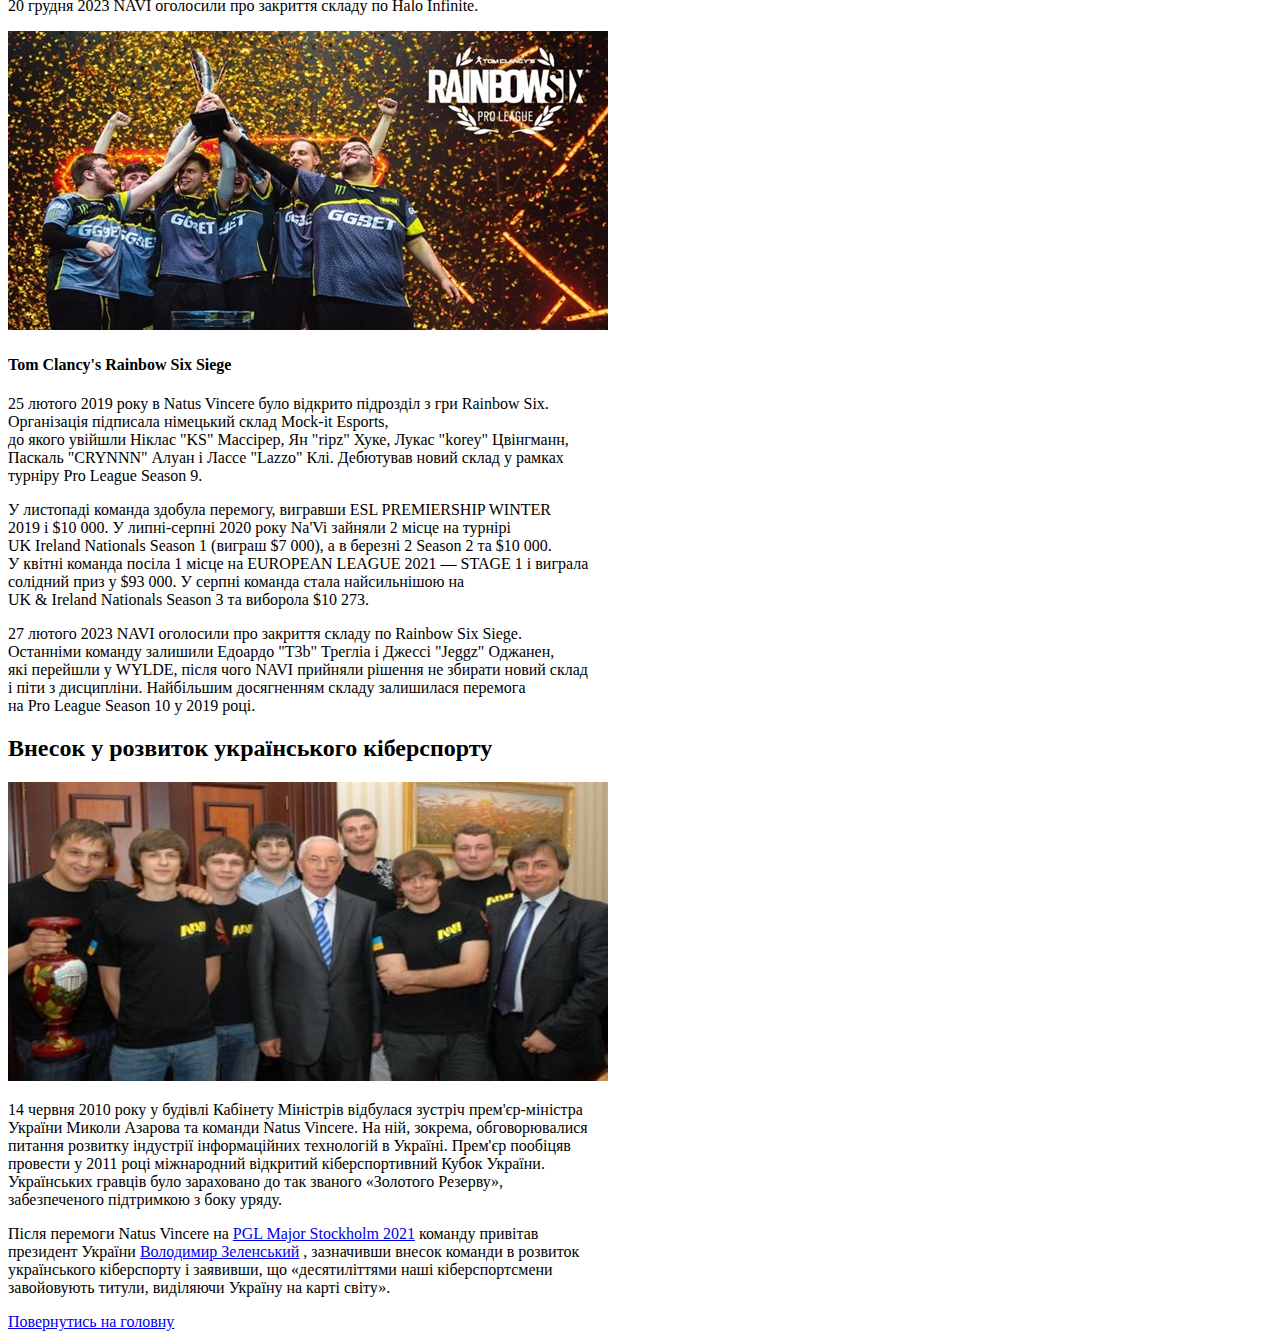
<file: biografy_navi/biografy_navi/index.html>
<!DOCTYPE html>
<html lang="uk">

<head>
	<meta charset="UTF-8">
	<meta name="viewport" content="width=device-width, initial-scale=1.0">
	<title>NAVI</title>
</head>

<body>
	<header>
		<div id="start-page">
			<a target="_blank" href="news.html">ГОЛОВНІ НОВИНИ</a>
		</div>
	</header>
	<main>
		<h1>Natus Vincere</h1>
		<div>
			<a href="#">
				<img src="img/NAVI.png" alt="NAVI">
			</a>
		</div>
		<div>
			<p>
				<mark>Natus Vincere</mark> - українська мультигеймінгова <span>кіберспортивна</span> <br>організація. В
				даний час має підрозділи (склади) по <span>CS 2,
					Dota 2,<br> PUBG, PUBG Mobile, Valorant, Clash of Clans, Starcraft II</span> та <span>Brawl Stars
				</span>.
			</p>
		</div>
		<h2>Зміст:</h2>
		<div>
			<ol>
				<li><a href="#section-1">Діючі підрозділи</a>
					<ul>
						<li><a href="#subsection-1">CS 1.6</a></li>
						<li><a href="#subsection-2">CS:GO</a></li>
						<li><a href="#subsection-3">CS2</a></li>
					</ul>
				</li>
				<li><a href="#section-2">Закриті підрозділи</a>
					<ul>
						<li><a href="#subsection-4">Halo Infinite</a></li>
						<li><a href="#subsection-5">Tom Clancy's Rainbow Six Siege</a></li>
					</ul>
				</li>
				<li><a href="#section-3">Внесок у розвиток українського кіберспорту</a></li>
			</ol>
			<h2 id="section-1">Діючі підрозділи</h2>
			<div>
				<a href="#">
					<img src="img/NAVI1.jpg" alt="NAVI-IEM">
				</a>
				<h4 id="subsection-1">CS 1.6</h4>
				<p>Команда з Counter - Strike <a target="_blank" href="https:/google.com">стала першим складом Natus
						Vincere</a>​
					​гранд-фіналі четвертого <br>сезону<a target="_blank" href="https:/google.com"> Intel Extreme Masters
					</a>
					шведську команду <a target="_blank" href="https:/google.com">fnatic</a> , потім першою з команд
					СНД <br> стає чемпіоном світу за
					версією <a target="_blank" href="https:/google.com">ESWC</a>
					, а потім здобуває перемогу на чемпіонаті світу <br><a target="_blank" href="https:/google.com">World
						Cyber
						​​Games</a>,
					ставши першою у світі командою, яка
					здобула три найпрестижніші <br> чемпіонські титули (IEM, ESWC, WCG) за один рік. Наприкінці року Natus
					Vincere <br>
					перемагають на LAN-турнірі DreamHack Winter 2010 і встановлюють черговий рекорд,<br> заробивши за рік
					більше
					215 тисяч доларів, побивши попереднє досягнення <a target="_blank"
						href="https:/google.com"><br>fnatic</a>
					(189 тис.
					доларів
					за 2009 рік). 000.
				</p>
			</div>
			<div>
				<a href="#">
					<img src="img/NAVI2.jpg" alt="NAVI-BLAST">
				</a>
				<h4 id="subsection-2">CS:GO</h4>
				<p>
					Наприкінці 2012 року всі гравці переходять у нову дисципліну — <a target="_blank"
						href="https:/google.com">Counter-Strike: Global <br>Offensive</a> , проте
					довгий час команда не могла похвалитися вагомими здобутками. <br>У квітні 2015 року Natus Vincere здобули
					першу серйозну перемогу в міжнародному <br>турнірі з CS:GO, ставши переможцем прем'єрного сезону ESL Pro
					League. 1 листопада <br>2015 року Na'Vi вперше за весь час існування підрозділу CS:GO вийшли у фінал<br>
					<a target="_blank" href="https:/google.com">мейджор-турніру DreamHack Open Cluj-Napoca 2015</a> , в якому
					програли французькому<br> колективу <a target="_blank" href="https:/google.com">Team EnVyUs</a>.
				</p>
				<p>
					У 2018-2023 роках NAVI були однією з найсильніших команд у світовому змагальному<br> CS:GO, здобувши
					низку
					перемог на великих турнірах, а також безлічі індивідуальних <br>успіхів. Протягом 59 тижнів
					(сумарно)команда
					перебувала на першому рядку світового <br>рейтингу порталу <a target="_blank"
						href="https:/google.com">hltv.org</a>, причому з 26 липня 2021 по 18 квітня
					2022 року — <br> безперервно.
				</p>
				<p>
					Гравець команди <a target="_blank" href="https:/google.com">Олександр «s1mple» Костильов</a> тричі ставав
					найкращим <br>гравцем світу за версією порталу
					<a target="_blank" href="https:/google.com">hltv.org</a>(у 2018, 2021 та 2022 роках), а у 2019 та 2020
					<br>
					роках посів 2-е місце в аналогічному рейтингу.
					Низка інших гравців, таких <br> як <a target="_blank" href="https:/google.com">Денис «electronic»
						Шаріпов</a>
					та Валерій «b1t» Ваховський також потрапляли до <br>
					рейтингу найкращих гравців світу.
				</p>
			</div>
			<div>
				<a href="#">
					<img src="img/NAVI3.jpg" alt="NAVI-MAJOR">
				</a>
				<h4 id="subsection-3">CS2</h4>
				<p>
					26 жовтня 2023 року S1mple залишив активний склад NAVI. Його замінив 18-річний<br> <a
						href="https:/google.com">Ігор «w0nderful»
						Жданов</a>.
				</p>
				<p>
					31 березня 2024 складу NAVI з CS 2 виграв перший в історії цієї дисципліни <br><a
						href="https:/google.com">Major-турнір</a> (і другий
					Major-турнір в історії організації) - <br> <a href="https:/google.com">PGL CS2 Major Copenhagen 2024</a>.
					У
					фіналі турніру з рахунком 2:1
					було обіграно <br> команду <a href="https:/google.com">FaZe Clan</a> . Найкращим гравцем (MVP)
					турніру був
					визнаний гравець NAVI <br>Юстінас «jL»
					Лекавічюс. Призові команди становили $500 000.
				</p>
				<p>
					13 жовтня 2024 NAVI вийшли у фінал шостого великого турніру поспіль - <br><a
						href="https:/google.com">Intel
						Extreme Masters</a> в
					<a href="https:/google.com">Ріо-де-Жанейро</a>. У ньому вони воювали з командою <a
						href="https:/google.com">MOUZ</a>, <br> обігравши її з
					рахунком 3:1. Найкращим гравцем
					(MVP) турніру на думку організаторів <br>став Юстінас «jL» Лекавічюс, а портал <a
						href="https:/google.com">HLTV</a> назвав найкращим Івана
					«iM» Міхая.
				</p>
			</div>
			<h2 id="section-2">Закриті підрозділи</h2>
			<div>
				<a href="#">
					<img src="img/NAVI4.jpg" alt="NAVI-HALO">
				</a>
				<h4 id="subsection-4">Halo Infinite</h4>
				<p>
					12 листопада 2021 року в NAVI було відкрито підрозділ по шутеру <a href="https:/google.com"></a>Halo
					Infinite</a>. <br>Сам клуб став
					одним із стартових партнерів Halo Infinite Esports. До першого складу <br> дисципліни увійшли відомі
					європейські гравці. Менеджером команди була Катерина <br> «koKa» Козак. У березні 2022 року команда
					посіла
					друге місце на турнірі <br>Halo Championship Series 2022: Europe Super (призовий фонд — $22 000).
				</p>
				<p>
					За більш ніж два роки з моменту формування наша команда виступила на двох <br>чемпіонатах світу та на
					всіх
					Major-турнірах у дисципліні. Найкращий результат – <br>7-8-е місце на Halo World Championship 2023.
				</p>
				<p>
					20 грудня 2023 NAVI оголосили про закриття складу по Halo Infinite.
				</p>
			</div>
			<div>
				<a href="#">
					<img src="img/NAVI5.jpg" alt="NAVI-RAINBOW">
				</a>
				<h4 id="subsection-5">Tom Clancy's Rainbow Six Siege</h4>
				<p>25 лютого 2019 року в Natus Vincere було відкрито підрозділ з гри Rainbow Six. <br> Організація підписала
					німецький склад Mock-it Esports, <br>до якого увійшли Ніклас "KS" Массірер, Ян "ripz" Хуке, Лукас
					"korey" Цвінгманн, <br>Паскаль "CRYNNN" Алуан і Лассе "Lazzo" Клі. Дебютував новий склад у рамках
					<br>турніру
					Pro League Season 9.
				</p>
				<p>У листопаді команда здобула перемогу, вигравши ESL PREMIERSHIP WINTER <br>2019 і $10 000. У липні-серпні
					2020
					року Na'Vi зайняли 2 місце на турнірі <br>UK Ireland Nationals Season 1 (виграш $7 000), а в березні 2
					Season
					2 та $10 000. <br>У квітні команда посіла 1 місце на EUROPEAN LEAGUE 2021 — STAGE 1 і виграла<br>
					солідний
					приз у
					$93 000. У серпні команда стала найсильнішою на <br>UK & Ireland Nationals Season 3 та виборола $10 273.
				</p>
				<p>27 лютого 2023 NAVI оголосили про закриття складу по Rainbow Six Siege. <br>Останніми команду
					залишили Едоардо "T3b" Трегліа і Джессі "Jeggz" Оджанен, <br>які перейшли у WYLDE, після чого NAVI
					прийняли
					рішення не збирати новий склад <br>і піти з дисципліни. Найбільшим досягненням складу залишилася
					перемога<br>
					на
					Pro League Season 10 у 2019 році.</p>
			</div>
			<h2 id="section-3">Внесок у розвиток українського кіберспорту</h2>
			<div>
				<a href="#">
					<img src="img/NAVI6.jpg" alt="NAVI-GROW">
				</a>
				<p>
					14 червня 2010 року у будівлі Кабінету Міністрів відбулася зустріч прем'єр-міністра <br>України Миколи
					Азарова та команди Natus Vincere. На ній, зокрема, обговорювалися <br>питання розвитку індустрії
					інформаційних технологій в Україні. Прем'єр пообіцяв<br> провести у 2011 році міжнародний відкритий
					кіберспортивний Кубок України. <br>Українських гравців було зараховано до так званого «Золотого Резерву»,
					<br>забезпеченого підтримкою з боку уряду.
				</p>
				<p>Після перемоги Natus Vincere на <a href="https:/google.com/">PGL Major Stockholm 2021</a> команду
					привітав<br> президент України <a href="https:/google.com/">Володимир
						Зеленський</a> , зазначивши внесок команди в розвиток <br>українського кіберспорту і заявивши, що
					«десятиліттями
					наші кіберспортсмени <br>завойовують титули, виділяючи Україну на карті світу».
				</p>
			</div>
		</div>
	</main>
	<footer>
		<div>
			<a href="#start-page">Повернутись на головну</a>
		</div>
	</footer>
</body>

</html>
</file>
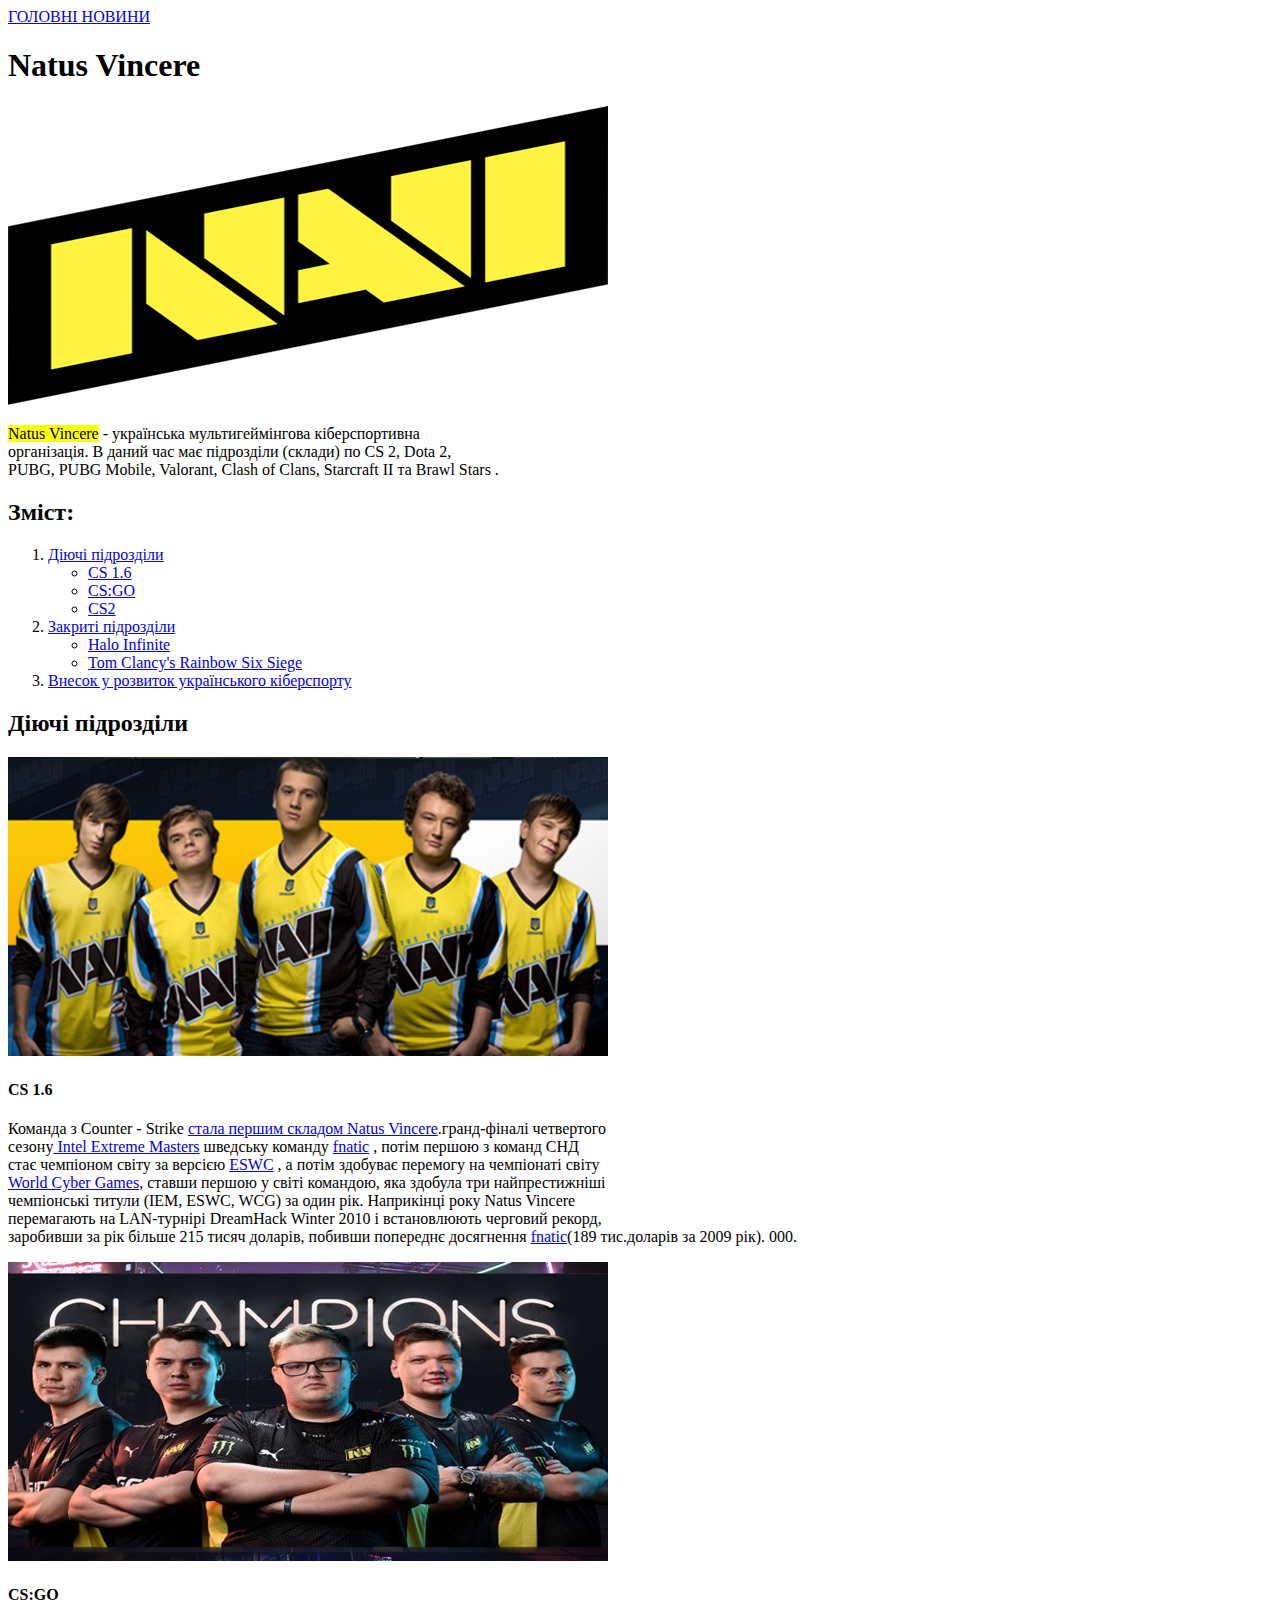
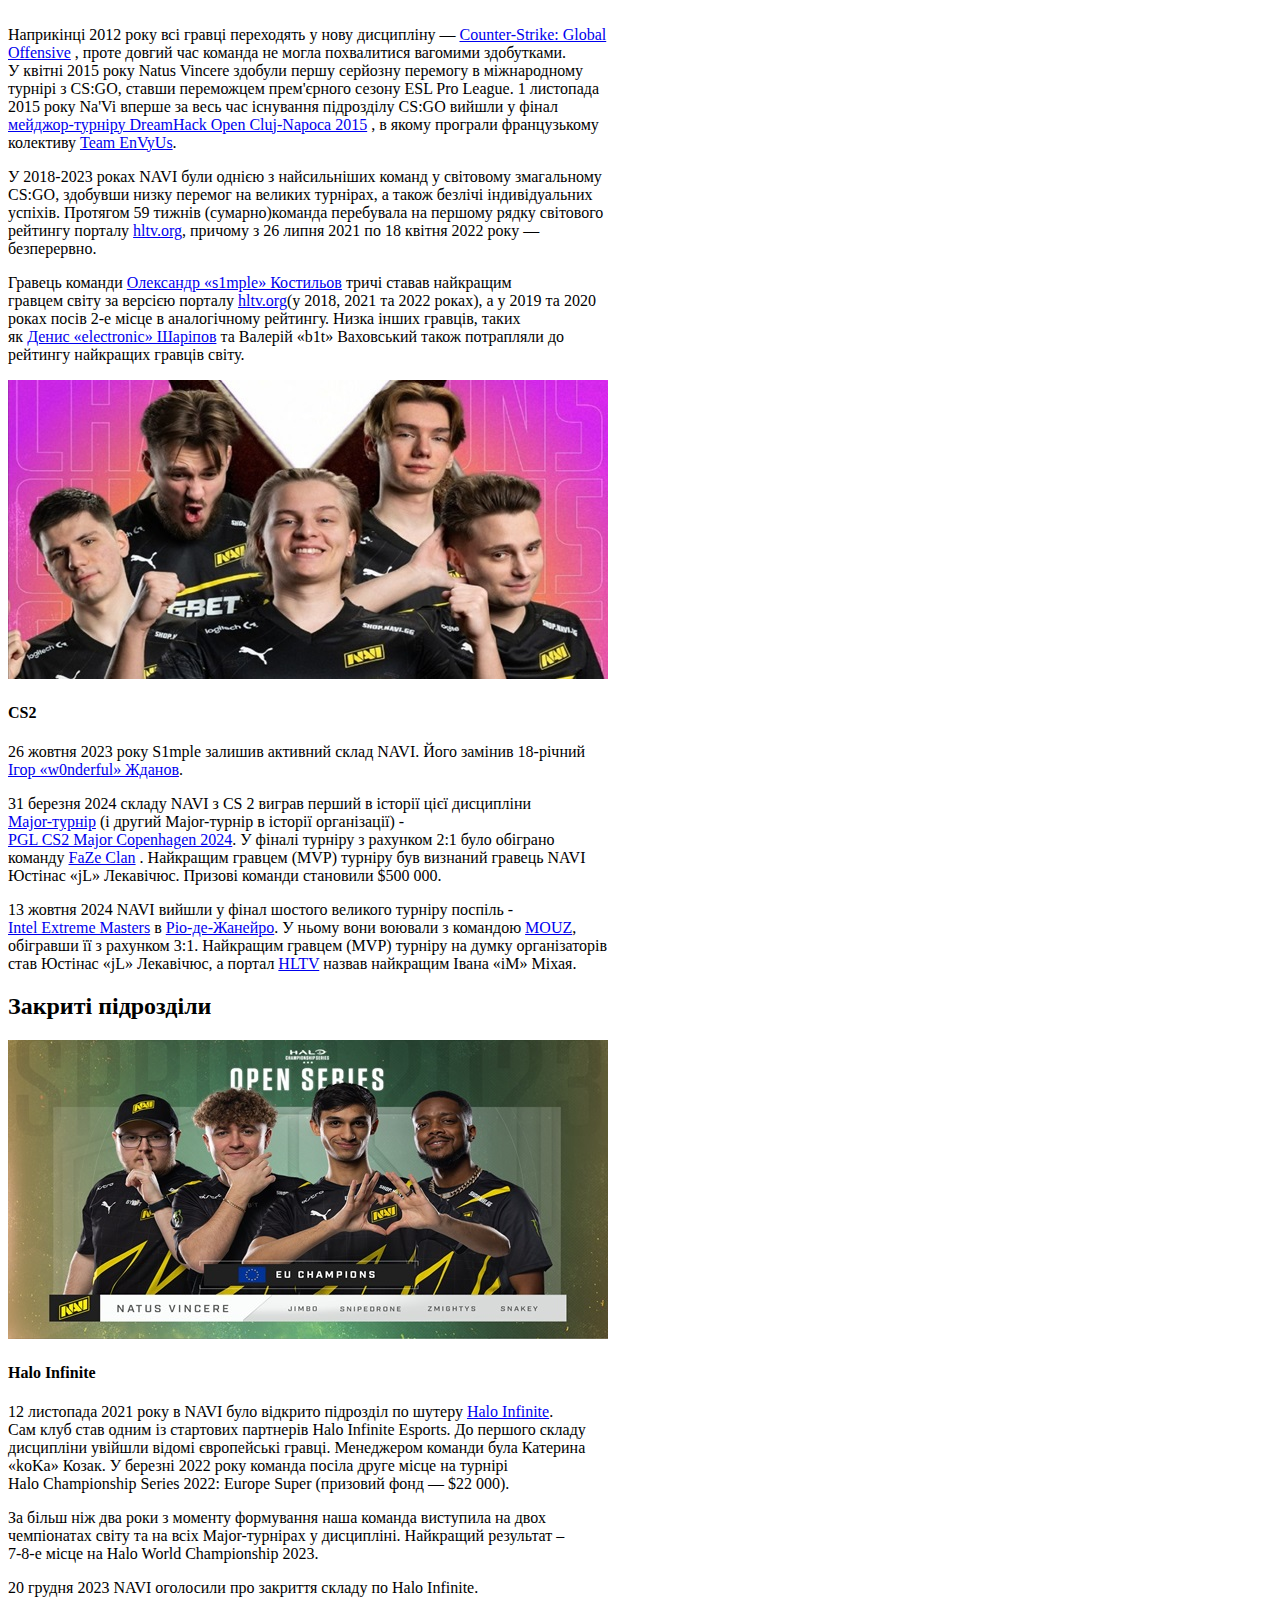
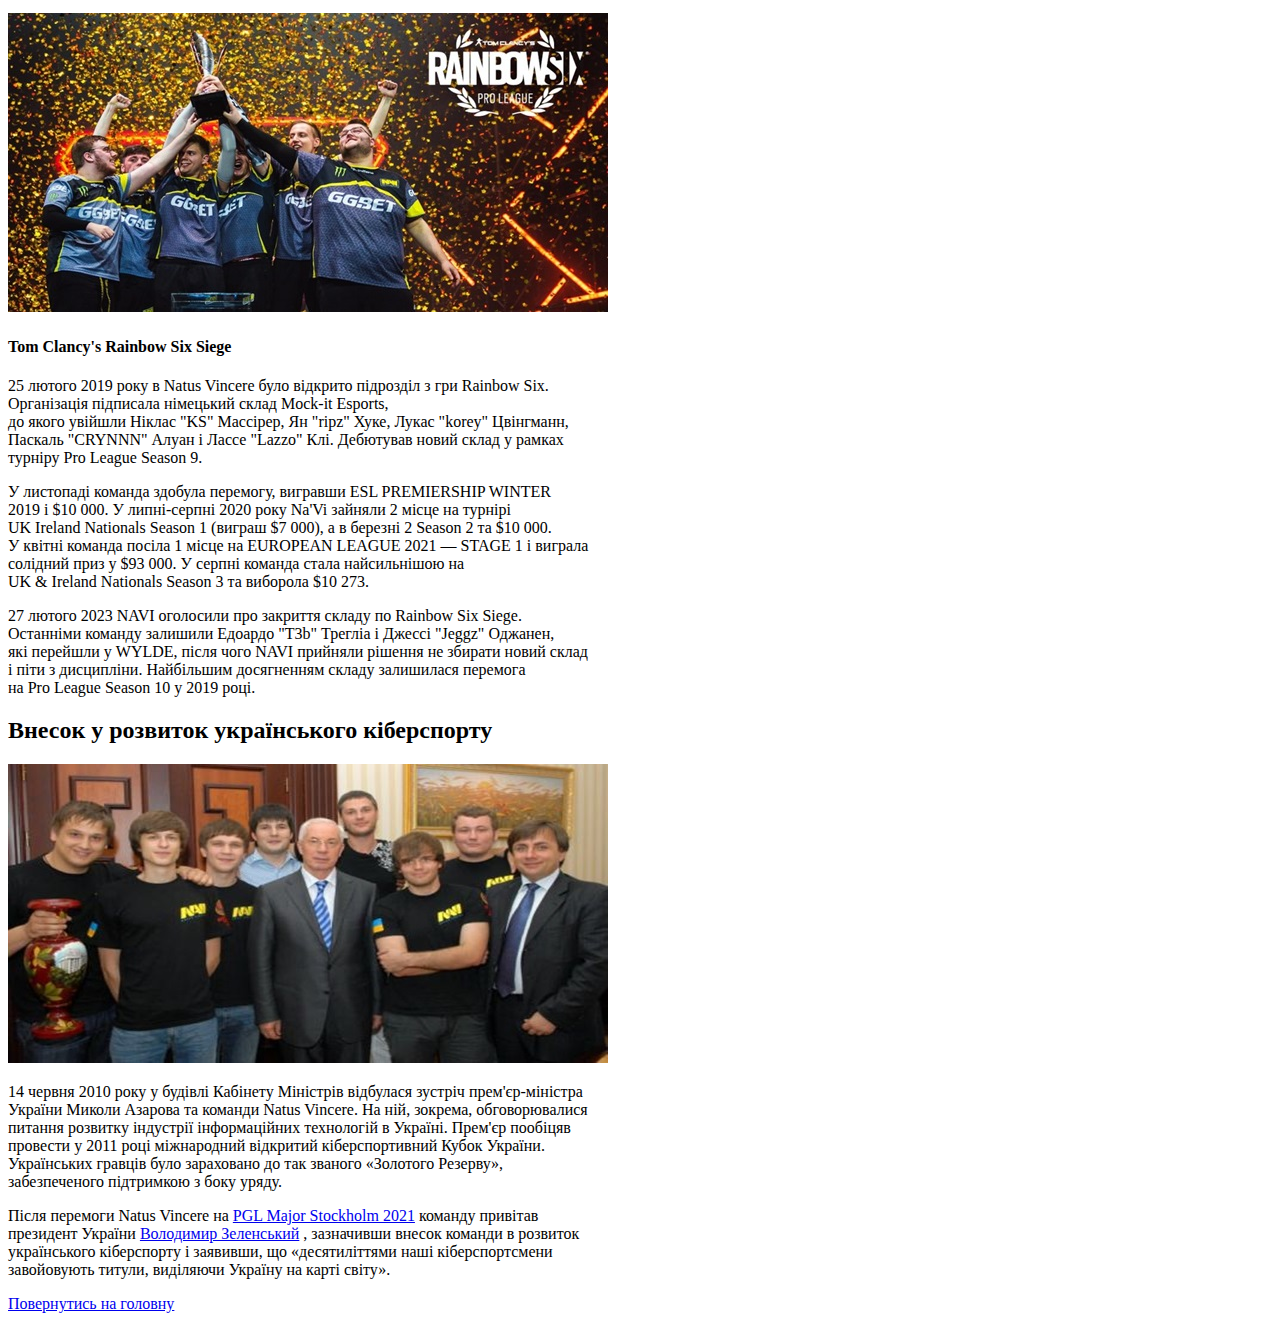
<file: lesson_02/biografy_navi/index.html>
<!DOCTYPE html>
<html lang="uk">

<head>
	<meta charset="UTF-8">
	<meta name="viewport" content="width=device-width, initial-scale=1.0">
	<title>NAVI</title>
</head>

<body>
	<header>
		<div id="start-page">
			<a target="_blank" href="news.html">ГОЛОВНІ НОВИНИ</a>
		</div>
	</header>
	<main>
		<h1>Natus Vincere</h1>
		<div>
			<a href="#">
				<img src="img/NAVI.png" alt="NAVI">
			</a>
		</div>
		<div>
			<p>
				<mark>Natus Vincere</mark> - українська мультигеймінгова <span>кіберспортивна</span> <br>організація. В
				даний час має підрозділи (склади) по <span>CS 2,
					Dota 2,<br> PUBG, PUBG Mobile, Valorant, Clash of Clans, Starcraft II</span> та <span>Brawl Stars
				</span>.
			</p>
		</div>
		<h2>Зміст:</h2>
		<div>
			<ol>
				<li><a href="#section-1">Діючі підрозділи</a>
					<ul>
						<li><a href="#subsection-1">CS 1.6</a></li>
						<li><a href="#subsection-2">CS:GO</a></li>
						<li><a href="#subsection-3">CS2</a></li>
					</ul>
				</li>
				<li><a href="#section-2">Закриті підрозділи</a>
					<ul>
						<li><a href="#subsection-4">Halo Infinite</a></li>
						<li><a href="#subsection-5">Tom Clancy's Rainbow Six Siege</a></li>
					</ul>
				</li>
				<li><a href="#section-3">Внесок у розвиток українського кіберспорту</a></li>
			</ol>
			<h2 id="section-1">Діючі підрозділи</h2>
			<div>
				<a href="#">
					<img src="img/NAVI1.jpg" alt="NAVI-IEM">
				</a>
				<h4 id="subsection-1">CS 1.6</h4>
				<p>Команда з Counter - Strike <a target="_blank" href="https://www.google.com/">стала першим складом Natus
						Vincere</a>.​
					​гранд-фіналі четвертого <br>сезону<a target="_blank" href="https://www.google.com/"> Intel Extreme
						Masters</a>
					шведську команду <a target="_blank" href="https://www.google.com/">fnatic</a> , потім першою з команд
					СНД <br> стає чемпіоном світу за
					версією <a target="_blank" href="https://www.google.com/">ESWC</a>
					, а потім здобуває перемогу на чемпіонаті світу <br> <a target="_blank" href="https://google.com/">World
						Cyber ​​Games</a>,
					ставши першою у світі командою, яка
					здобула три найпрестижніші <br> чемпіонські титули (IEM, ESWC, WCG) за один рік. Наприкінці року Natus
					Vincere <br>
					перемагають на LAN-турнірі DreamHack Winter 2010 і встановлюють черговий рекорд,<br> заробивши за рік
					більше
					215 тисяч доларів, побивши попереднє досягнення <a target="_blank"
						href="https://www.google.com/">fnatic</a>(189 тис.доларів за 2009 рік). 000.
				</p>
			</div>
			<div>
				<a href="#">
					<img src="img/NAVI2.jpg" alt="NAVI-BLAST">
				</a>
				<h4 id="subsection-2">CS:GO</h4>
				<p>
					Наприкінці 2012 року всі гравці переходять у нову дисципліну — <a target="_blank"
						href="https://google.com/">Counter-Strike: Global <br>Offensive</a> , проте
					довгий час команда не могла похвалитися вагомими здобутками. <br>У квітні 2015 року Natus Vincere здобули
					першу серйозну перемогу в міжнародному <br>турнірі з CS:GO, ставши переможцем прем'єрного сезону ESL Pro
					League. 1 листопада <br>2015 року Na'Vi вперше за весь час існування підрозділу CS:GO вийшли у фінал<br>
					<a target="_blank" href="https://google.com/">мейджор-турніру DreamHack Open Cluj-Napoca 2015</a> , в
					якому
					програли французькому<br> колективу <a target="_blank" href="https://google.com/">Team EnVyUs</a>.
				</p>
				<p>
					У 2018-2023 роках NAVI були однією з найсильніших команд у світовому змагальному<br> CS:GO, здобувши
					низку
					перемог на великих турнірах, а також безлічі індивідуальних <br>успіхів. Протягом 59 тижнів
					(сумарно)команда
					перебувала на першому рядку світового <br>рейтингу порталу <a target="_blank"
						href="https://google.com/">hltv.org</a>, причому з 26 липня 2021 по 18 квітня
					2022 року — <br> безперервно.
				</p>
				<p>
					Гравець команди <a target="_blank" href="https://google.com/">Олександр «s1mple» Костильов</a> тричі
					ставав
					найкращим <br>гравцем світу за версією порталу
					<a target="_blank" href="https://google.com/">hltv.org</a>(у 2018, 2021 та 2022 роках), а у 2019 та 2020
					<br>
					роках посів 2-е місце в аналогічному рейтингу.
					Низка інших гравців, таких <br> як <a target="_blank" href="https://google.com/">Денис «electronic»
						Шаріпов</a>
					та Валерій «b1t» Ваховський також потрапляли до <br>
					рейтингу найкращих гравців світу.
				</p>
			</div>
			<div>
				<a href="#">
					<img src="img/NAVI3.jpg" alt="NAVI-MAJOR">
				</a>
				<h4 id="subsection-3">CS2</h4>
				<p>
					26 жовтня 2023 року S1mple залишив активний склад NAVI. Його замінив 18-річний<br> <a
						href="https://google.com/">Ігор «w0nderful»
						Жданов</a>.
				</p>
				<p>
					31 березня 2024 складу NAVI з CS 2 виграв перший в історії цієї дисципліни <br><a
						href="https://google.com/">Major-турнір</a> (і другий
					Major-турнір в історії організації) - <br> <a href="https://google.com/">PGL CS2 Major Copenhagen
						2024</a>.
					У
					фіналі турніру з рахунком 2:1
					було обіграно <br> команду <a href="https://google.com/">FaZe Clan</a> . Найкращим гравцем (MVP)
					турніру був
					визнаний гравець NAVI <br>Юстінас «jL»
					Лекавічюс. Призові команди становили $500 000.
				</p>
				<p>
					13 жовтня 2024 NAVI вийшли у фінал шостого великого турніру поспіль - <br><a
						href="https://google.com/">Intel
						Extreme Masters</a> в
					<a href="https://google.com/">Ріо-де-Жанейро</a>. У ньому вони воювали з командою <a
						href="https://google.com/">MOUZ</a>, <br> обігравши її з
					рахунком 3:1. Найкращим гравцем
					(MVP) турніру на думку організаторів <br>став Юстінас «jL» Лекавічюс, а портал <a
						href="https://google.com/">HLTV</a> назвав найкращим Івана
					«iM» Міхая.
				</p>
			</div>
			<h2 id="section-2">Закриті підрозділи</h2>
			<div>
				<a href="#">
					<img src="img/NAVI4.jpg" alt="NAVI-HALO">
				</a>
				<h4 id="subsection-4">Halo Infinite</h4>
				<p>
					12 листопада 2021 року в NAVI було відкрито підрозділ по шутеру <a href="https://google.com/">Halo
						Infinite</a>. <br>Сам клуб став
					одним із стартових партнерів Halo Infinite Esports. До першого складу <br> дисципліни увійшли відомі
					європейські гравці. Менеджером команди була Катерина <br> «koKa» Козак. У березні 2022 року команда
					посіла
					друге місце на турнірі <br>Halo Championship Series 2022: Europe Super (призовий фонд — $22 000).
				</p>
				<p>
					За більш ніж два роки з моменту формування наша команда виступила на двох <br>чемпіонатах світу та на
					всіх
					Major-турнірах у дисципліні. Найкращий результат – <br>7-8-е місце на Halo World Championship 2023.
				</p>
				<p>
					20 грудня 2023 NAVI оголосили про закриття складу по Halo Infinite.
				</p>
			</div>
			<div>
				<a href="#">
					<img src="img/NAVI5.jpg" alt="NAVI-RAINBOW">
				</a>
				<h4 id="subsection-5">Tom Clancy's Rainbow Six Siege</h4>
				<p>25 лютого 2019 року в Natus Vincere було відкрито підрозділ з гри Rainbow Six. <br> Організація підписала
					німецький склад Mock-it Esports, <br>до якого увійшли Ніклас "KS" Массірер, Ян "ripz" Хуке, Лукас
					"korey" Цвінгманн, <br>Паскаль "CRYNNN" Алуан і Лассе "Lazzo" Клі. Дебютував новий склад у рамках
					<br>турніру
					Pro League Season 9.
				</p>
				<p>У листопаді команда здобула перемогу, вигравши ESL PREMIERSHIP WINTER <br>2019 і $10 000. У липні-серпні
					2020
					року Na'Vi зайняли 2 місце на турнірі <br>UK Ireland Nationals Season 1 (виграш $7 000), а в березні 2
					Season
					2 та $10 000. <br>У квітні команда посіла 1 місце на EUROPEAN LEAGUE 2021 — STAGE 1 і виграла<br>
					солідний
					приз у
					$93 000. У серпні команда стала найсильнішою на <br>UK & Ireland Nationals Season 3 та виборола $10 273.
				</p>
				<p>27 лютого 2023 NAVI оголосили про закриття складу по Rainbow Six Siege. <br>Останніми команду
					залишили Едоардо "T3b" Трегліа і Джессі "Jeggz" Оджанен, <br>які перейшли у WYLDE, після чого NAVI
					прийняли
					рішення не збирати новий склад <br>і піти з дисципліни. Найбільшим досягненням складу залишилася
					перемога<br>
					на
					Pro League Season 10 у 2019 році.</p>
			</div>
			<h2 id="section-3">Внесок у розвиток українського кіберспорту</h2>
			<div>
				<a href="#">
					<img src="img/NAVI6.jpg" alt="NAVI-GROW">
				</a>
				<p>
					14 червня 2010 року у будівлі Кабінету Міністрів відбулася зустріч прем'єр-міністра <br>України Миколи
					Азарова та команди Natus Vincere. На ній, зокрема, обговорювалися <br>питання розвитку індустрії
					інформаційних технологій в Україні. Прем'єр пообіцяв<br> провести у 2011 році міжнародний відкритий
					кіберспортивний Кубок України. <br>Українських гравців було зараховано до так званого «Золотого Резерву»,
					<br>забезпеченого підтримкою з боку уряду.
				</p>
				<p>Після перемоги Natus Vincere на <a href="https://www.google.com/">PGL Major Stockholm 2021</a> команду
					привітав<br> президент України <a href="https://www.google.com/">Володимир
						Зеленський</a> , зазначивши внесок команди в розвиток <br>українського кіберспорту і заявивши, що
					«десятиліттями
					наші кіберспортсмени <br>завойовують титули, виділяючи Україну на карті світу».
				</p>
			</div>
		</div>
	</main>
	<footer>
		<div>
			<a href="#start-page">Повернутись на головну</a>
		</div>
	</footer>
</body>

</html>
</file>
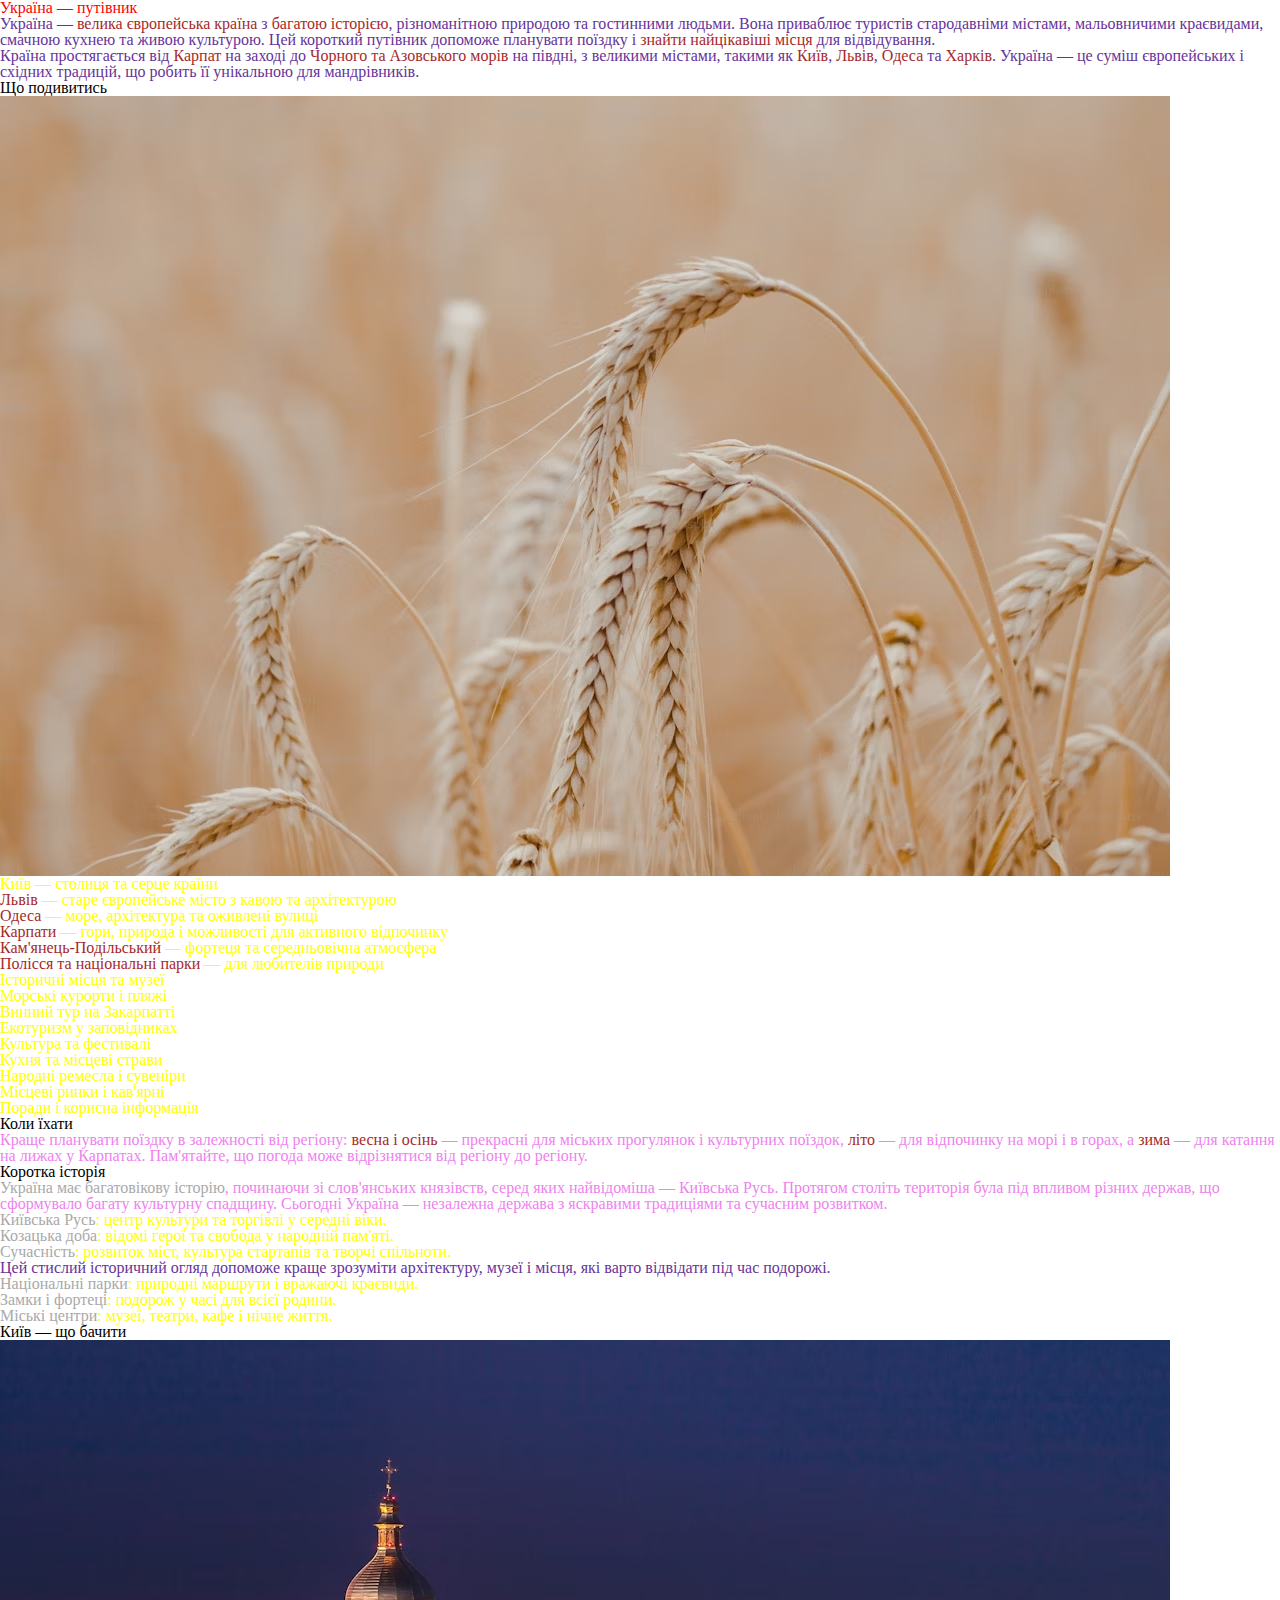
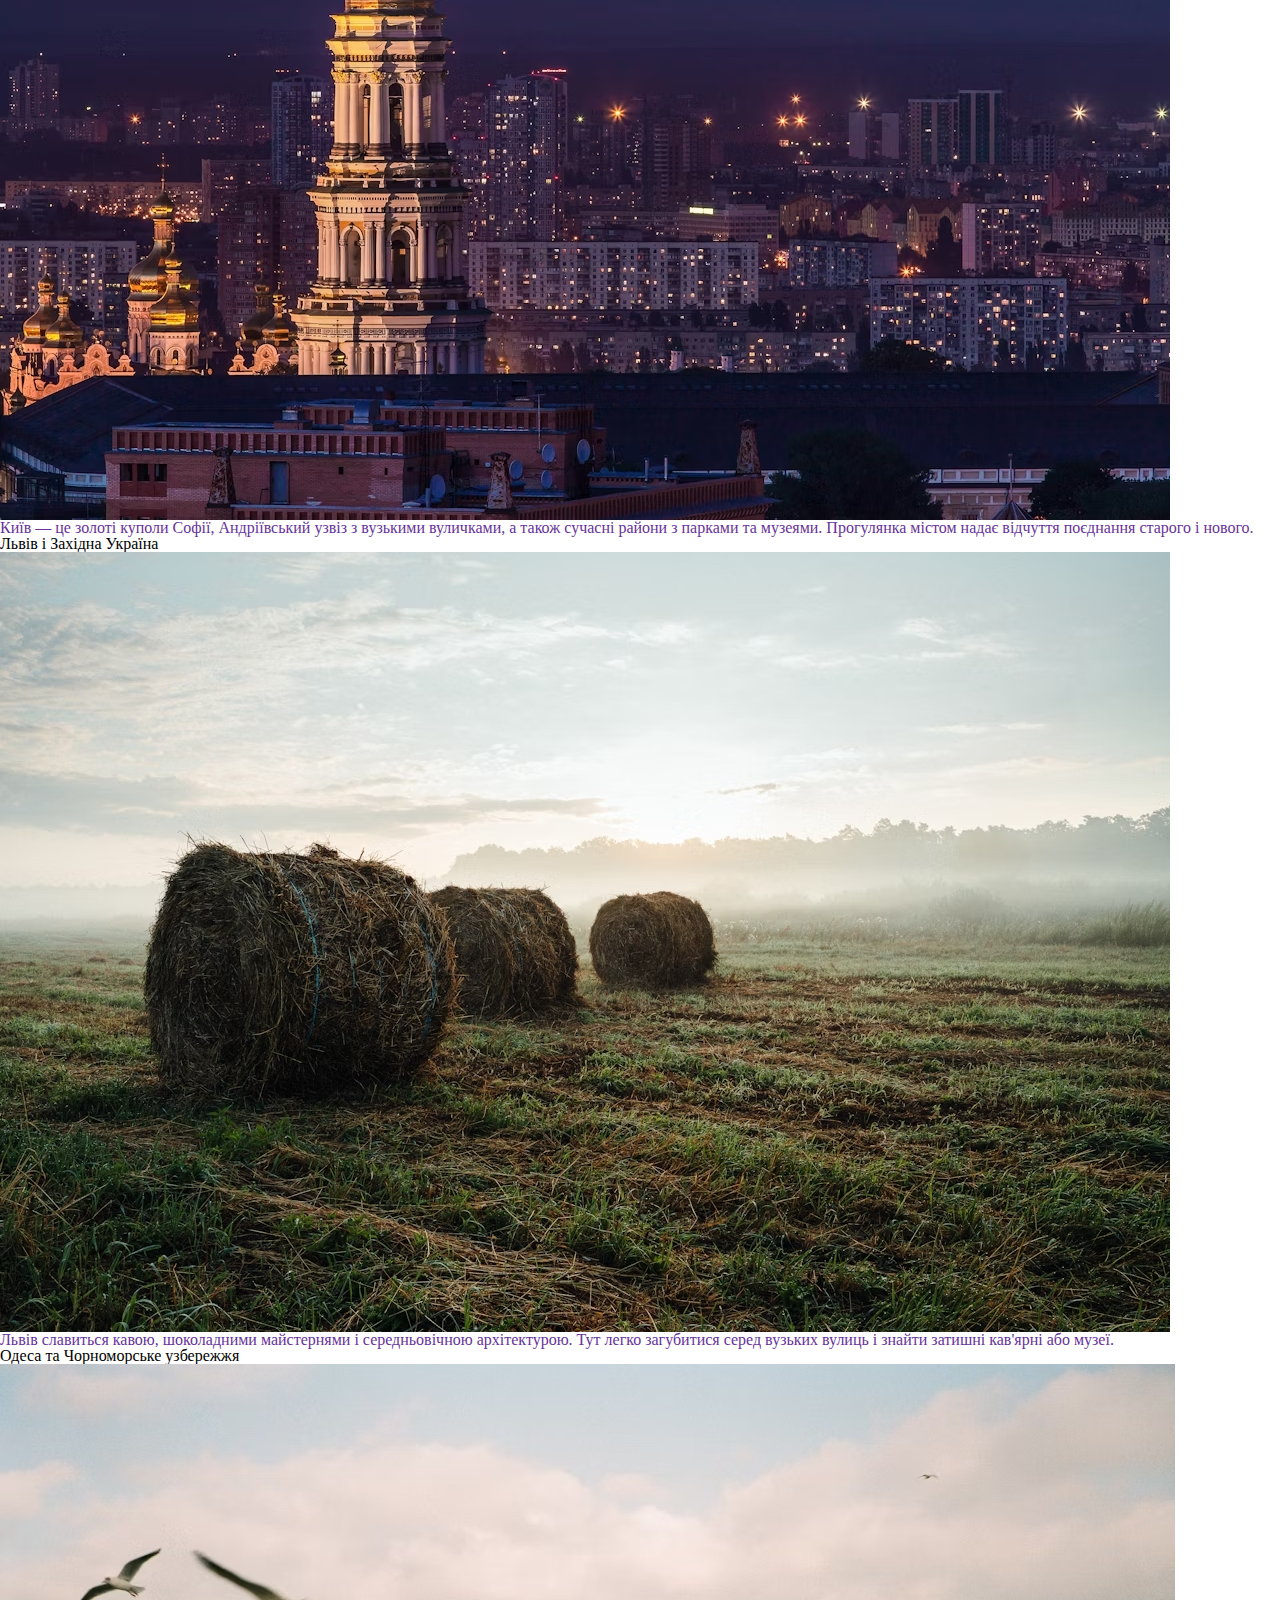
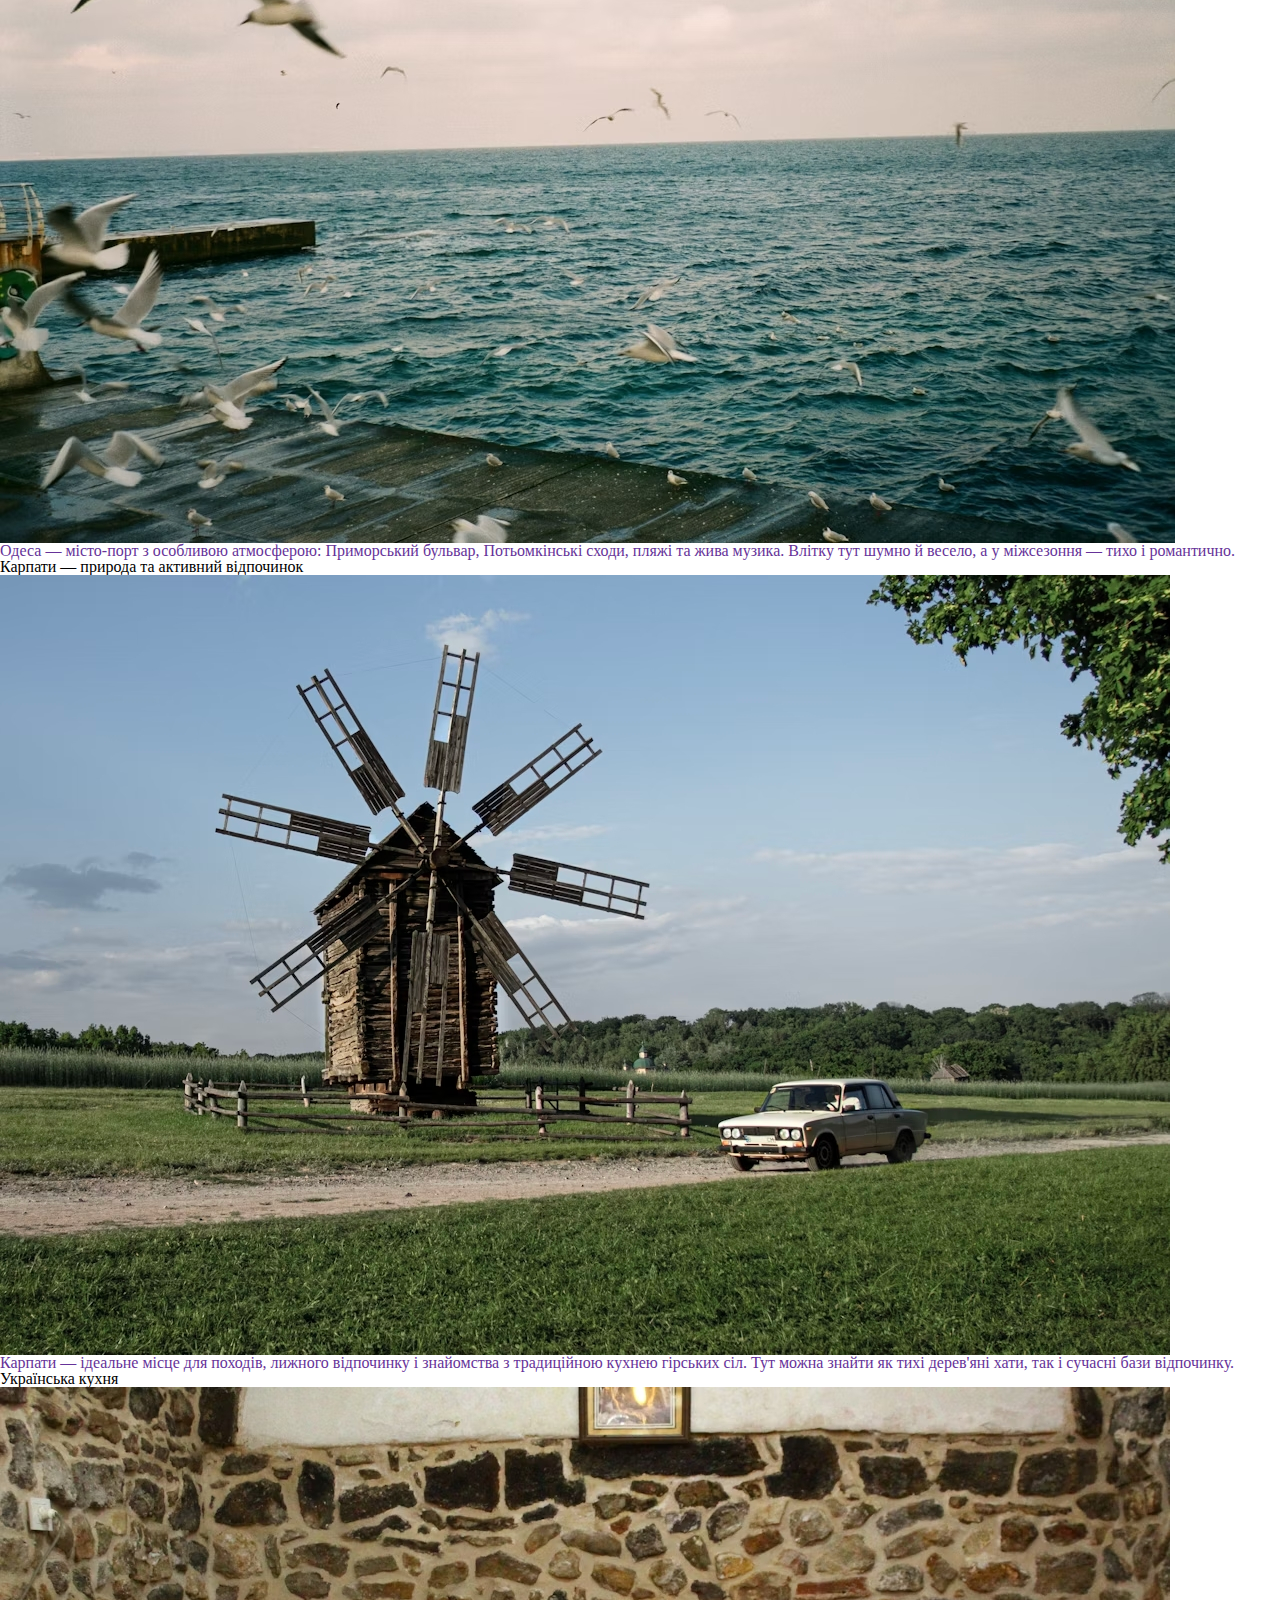
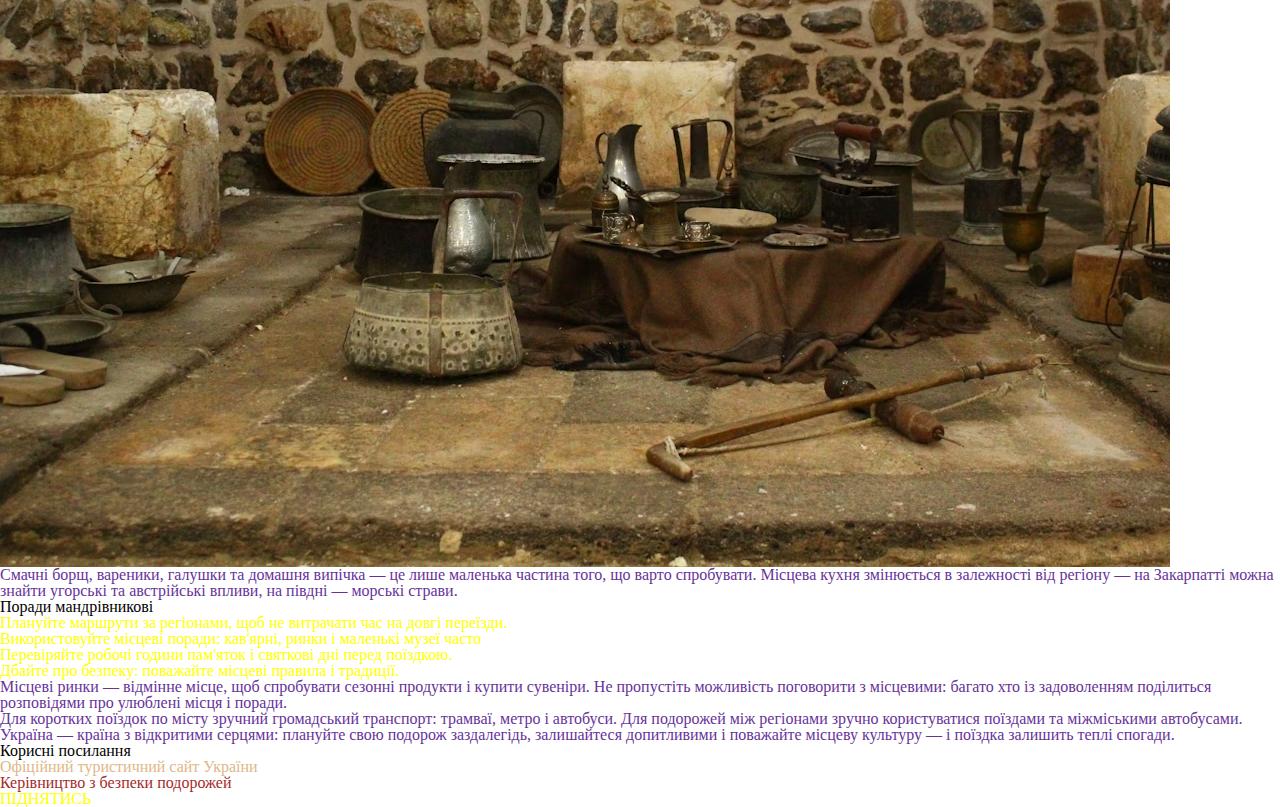
<file: lesson_03/articleOfUkraine/index.html>
<!DOCTYPE html>
<html lang="uk">
	<head>
		<meta charset="UTF-8">
		<meta name="viewport" content="width=device-width, initial-scale=1.0">
		<link rel="stylesheet" href="css/style.css">
		<title>Головна</title>
	</head>
	<body>
		<header class="header">
			<h1 class="title" id="start"><a href="contacts.html">Україна —
					путівник</a></h1>
		</header>
		<div class="page">
			<p>
				Україна — <a
					href="#">велика європейська країна</a> з <a
					href="#">багатою історією</a>, різноманітною
				природою
				та гостинними людьми. Вона приваблює туристів стародавніми містами,
				мальовничими
				краєвидами, смачною кухнею та живою культурою. Цей короткий путівник
				допоможе
				планувати поїздку і <a href="#">знайти найцікавіші місця</a> для
				відвідування.
			</p>
			<p>
				Країна простягається від <a href="#">Карпат</a> на заході до <a
					href="#">Чорного та Азовського морів</a> на
				півдні,
				з великими містами, такими як <a href="#">Київ</a>, <a href="#">Львів</a>,
				<a href="#">Одеса</a> та <a href="#">Харків</a>. Україна — це
				суміш
				європейських і східних традицій, що робить її унікальною для мандрівників.
			</p>
		</div>
		<div class="nav">
			<h2>Що подивитись</h2>
			<a href="#"><img src="img/01.jpg" alt="Пам'ятки України"></a>
			<ol>
				<li><a href="#section-1">Київ — столиця та серце країни</a></li>
				<li>
					<ul>
						<li><a href="#">Львів</a> — старе європейське місто з кавою та
							архітектурою</li>
						<li><a href="#">Одеса</a> — море, архітектура та оживлені вулиці</li>
						<li><a href="#">Карпати</a> — гори, природа і можливості для активного
							відпочинку</li>
						<li><a href="#">Кам'янець-Подільський</a> — фортеця та середньовічна
							атмосфера</li>
						<li><a href="#">Полісся та національні парки</a> — для любителів
							природи</li>
					</ul>
				</li>
				<li><a href="#section-2">Історичні місця та музеї</a></li>
				<li><a href="#section-3">Морські курорти і пляжі</a></li>
				<li>
					<ul>
						<li>Винний тур на Закарпатті</li>
						<li>Екотуризм у заповідниках</li>
					</ul>
				</li>
				<li><a href="#section-4">Культура та фестивалі</a></li>
				<li><a href="#section-5">Кухня та місцеві страви</a></li>
				<li>
					<ul>
						<li>Народні ремесла і сувеніри</li>
						<li>Місцеві ринки і кав'ярні</li>
					</ul>
				</li>
				<li><a href="#section-6">Поради і корисна інформація</a></li>
			</ol>
		</div>
		<div class="when-to-go">
			<h2 class="subtitle">Коли їхати</h2>
			<p>
				Краще планувати поїздку в залежності від регіону: <a
					href="#">весна і осінь</a> — прекрасні
				для
				міських прогулянок і культурних поїздок, <a
					href="#">літо</a> — для відпочинку на морі
				і в
				горах,
				а <a
					href="#">зима</a> — для катання на лижах у Карпатах. Пам'ятайте, що погода
				може
				відрізнятися
				від регіону до регіону.
			</p>
		</div>
		<div class="main">
			<h2 class="subtitle">Коротка історія</h2>
			<p>
				<span class="title">Україна має багатовікову історію</span>, починаючи зі
				слов'янських князівств, серед
				яких
				найвідоміша — Київська Русь. Протягом століть територія була під впливом
				різних
				держав, що сформувало багату культурну спадщину. Сьогодні Україна —
				незалежна
				державa з яскравими традиціями та сучасним розвитком.
			</p>
			<ul class="items">
				<li><span class="title">Київська Русь</span>: центр культури та торгівлі у
					середні віки.</li>
				<li><span class="title">Козацька доба</span>: відомі герої та свобода у
					народній пам'яті.</li>
				<li><span class="title">Сучасність</span>: розвиток міст, культура стартапів
					та творчі спільноти.</li>
			</ul>
			<p>
				Цей стислий історичний огляд допоможе краще зрозуміти архітектуру, музеї і
				місця,
				які варто відвідати під час подорожі.
			</p>
			<ul class="items">
				<li><span class="title">Національні парки</span>: природні маршрути і
					вражаючі краєвиди.</li>
				<li><span class="title">Замки і фортеці</span>: подорож у часі для всієї
					родини.</li>
				<li><span class="title">Міські центри</span>: музеї, театри, кафе і нічне
					життя.</li>
			</ul>
		</div>
		<div class="article">
			<h2 class="subtitle" id="section-1">Київ — що бачити</h2>
			<a href="#"><img src="img/02.jpg" alt="Київ — що бачити"></a>
			<p>
				Київ — це золоті куполи Софії, Андріївський узвіз з вузькими вуличками, а
				також
				сучасні райони з парками та музеями. Прогулянка містом надає відчуття
				поєднання
				старого і нового.
			</p>
			<h2 class="subtitle" id="section-2">Львів і Західна Україна</h2>
			<a href="#"><img src="img/03.jpg" alt="Львів і Західна Україна"></a>
			<p>
				Львів славиться кавою, шоколадними майстернями і середньовічною
				архітектурою. Тут
				легко загубитися серед вузьких вулиць і знайти затишні кав'ярні або музеї.
			</p>
			<h2 class="subtitle" id="section-3">Одеса та Чорноморське узбережжя</h2>
			<a href="#"><img src="img/04.jpg" alt="Одеса та Чорноморське узбережжя"></a>
			<p>
				Одеса — місто-порт з особливою атмосферою: Приморський бульвар,
				Потьомкінські
				сходи, пляжі та жива музика. Влітку тут шумно й весело, а у міжсезоння —
				тихо і
				романтично.
			</p>
			<h2 class="subtitle" id="section-4">Карпати — природа та активний
				відпочинок</h2>
			<a href="#"><img src="img/05.jpg" alt="Карпати — природа та активний
				відпочинок"></a>
			<p>
				Карпати — ідеальне місце для походів, лижного відпочинку і знайомства з
				традиційною кухнею гірських сіл. Тут можна знайти як тихі дерев'яні хати,
				так і
				сучасні бази відпочинку.
			</p>
			<h2 class="subtitle" id="section-5">Українська кухня</h2>
			<a href="#"><img src="img/06.jpg" alt="Українська кухня"></a>
			<p>
				Смачні борщ, вареники, галушки та домашня випічка — це лише маленька частина
				того,
				що варто спробувати. Місцева кухня змінюється в залежності від регіону — на
				Закарпатті
				можна знайти угорські та австрійські впливи, на півдні — морські страви.
			</p>
			<h2 class="subtitle" id="section-6">Поради мандрівникові</h2>
			<ul>
				<li>Плануйте маршрути за регіонами, щоб не витрачати час на довгі
					переїзди.</li>
				<li>Використовуйте місцеві поради: кав'ярні, ринки і маленькі музеї
					часто</li>
				<li>Перевіряйте робочі години пам'яток і святкові дні перед поїздкою.</li>
				<li>Дбайте про безпеку: поважайте місцеві правила і традиції.</li>
			</ul>
		</div>
		<div id="container-for-blogs">
			<p>
				Місцеві ринки — відмінне місце, щоб спробувати сезонні продукти і купити
				сувеніри.
				Не пропустіть можливість поговорити з місцевими: багато хто із задоволенням
				поділиться розповідями про улюблені місця і поради.
			</p>
			<p>
				Для коротких поїздок по місту зручний громадський транспорт: трамваї, метро
				і
				автобуси. Для подорожей між регіонами зручно користуватися поїздами та
				міжміськими
				автобусами.
			</p>
			<p>
				Україна — країна з відкритими серцями: плануйте свою подорож заздалегідь,
				залишайтеся допитливими і поважайте місцеву культуру — і поїздка залишить
				теплі спогади.
			</p>
		</div>
		<div class="links">
			<h2 class="subtitle">Корисні посилання</h2>
			<ul>
				<li><a href="https://www.ukraine.ua" target="_blank">Офіційний туристичний
						сайт України</a></li>
				<li><a href="#">Керівництво з безпеки подорожей</a></li>
			</ul>
		</div>
		<footer>
			<a href="#start">ПІДНЯТИСЬ</a>
		</footer>
	</body>
</html>
</file>
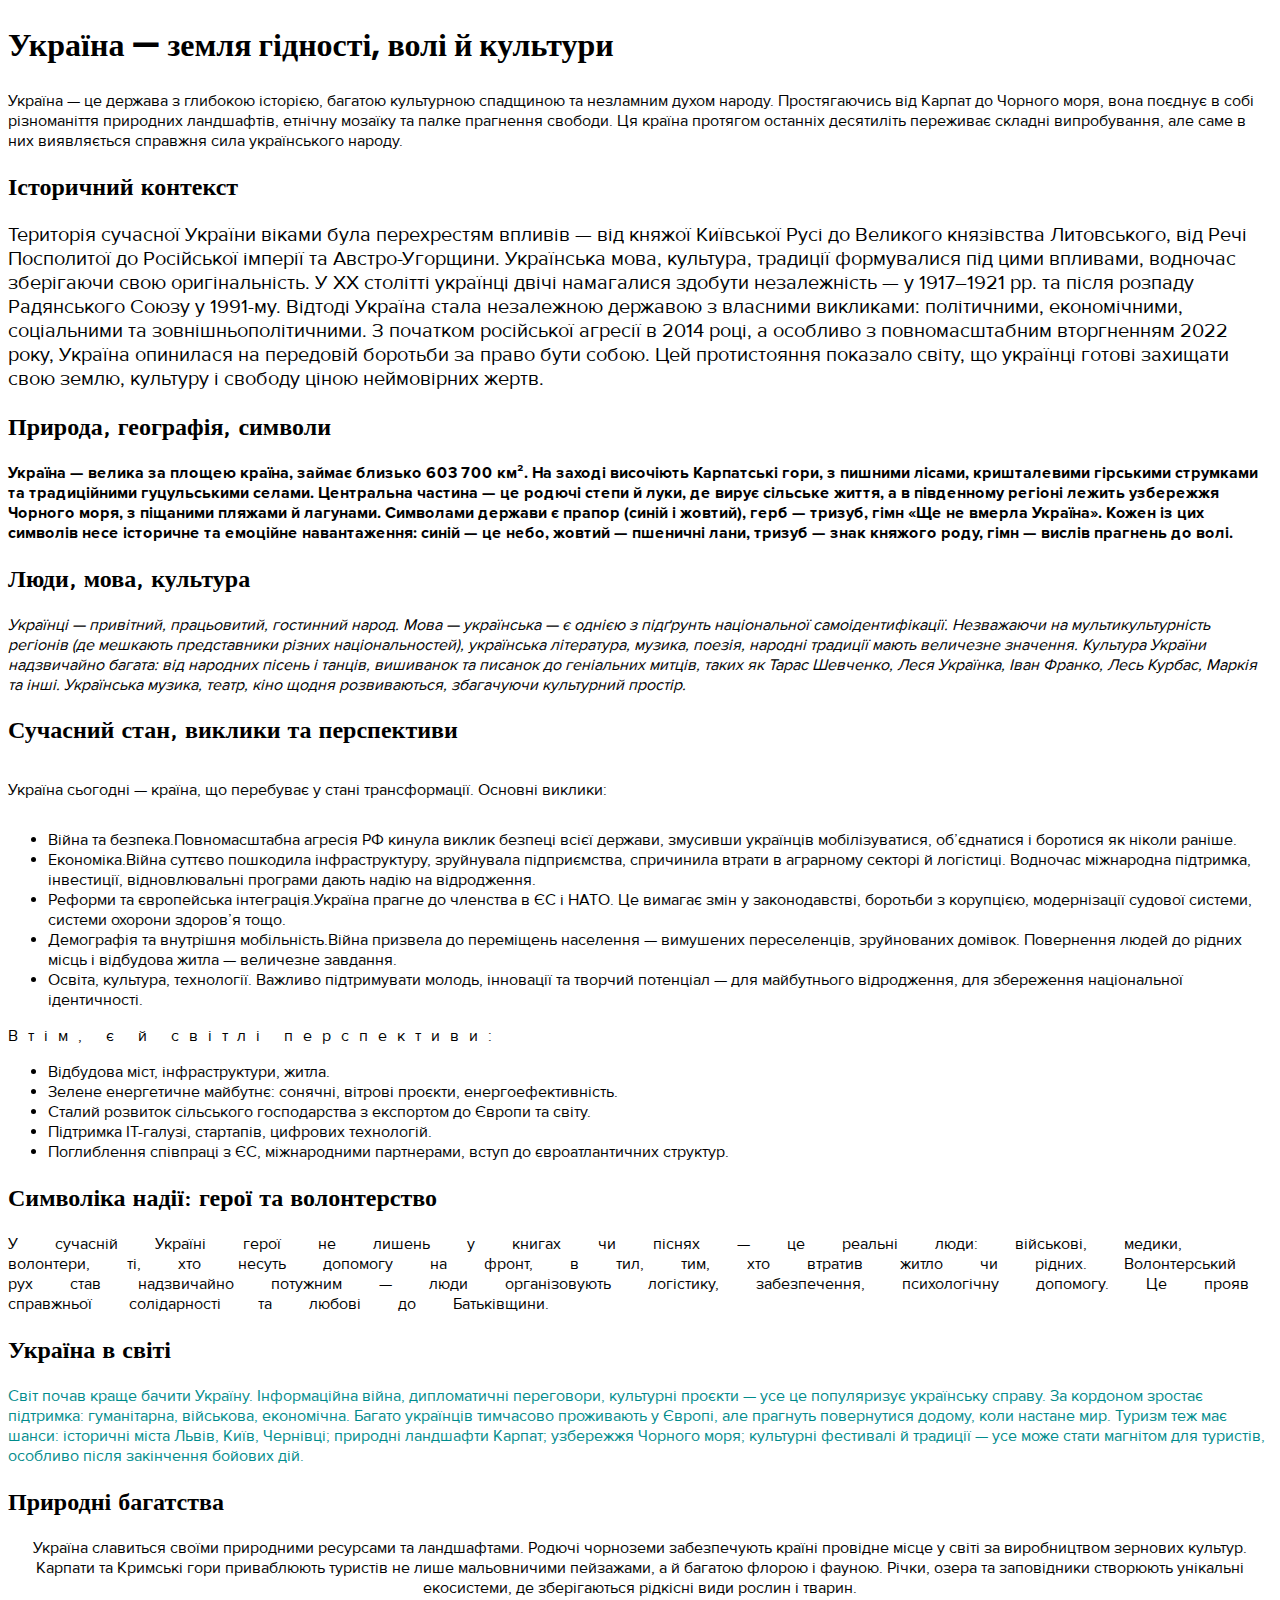
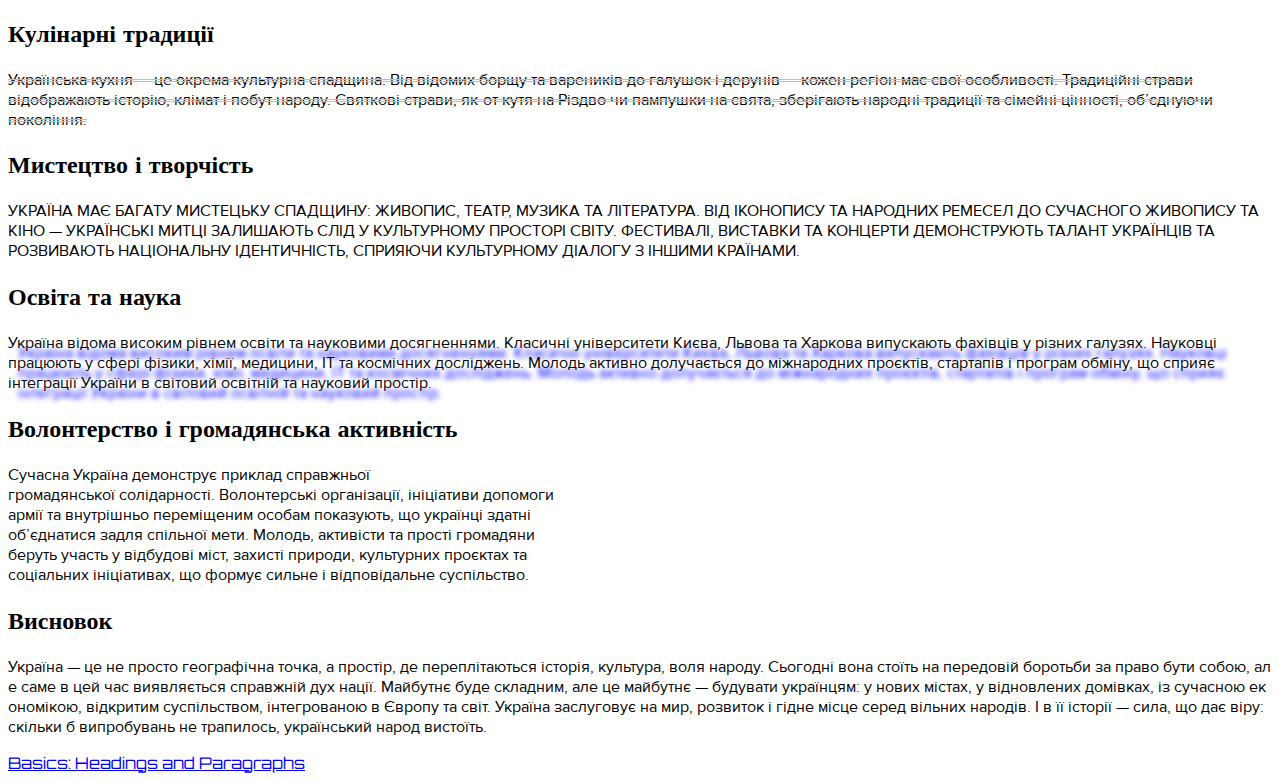
<file: lesson_04/whisperOfHistory/index.html>
<!DOCTYPE html>
<html lang="uk">
	<head>
		<meta charset="UTF-8">
		<meta name="viewport" content="width=device-width, initial-scale=1.0">
		<link rel="preconnect" href="https://fonts.googleapis.com">
		<link rel="preconnect" href="https://fonts.gstatic.com" crossorigin>
		<link
			href="https://fonts.googleapis.com/css2?family=Alef:wght@400;700&display=swap"
			rel="stylesheet">
		<link
			href="https://fonts.googleapis.com/css2?family=Poppins:wght@300;400;500;600;700&display=swap"
			rel="stylesheet">
		<link
			href="https://fonts.googleapis.com/css2?family=Orbitron:wght@500;700&display=swap"
			rel="stylesheet">
		<link rel="stylesheet" href="css/style.css">
		<title>Whisper of History</title>
	</head>
	<body>
		<header class="header">
			<h1 class="title">Україна — земля гідності, волі й культури</h1>
			<p>Україна — це держава з глибокою історією, багатою культурною спадщиною та
				незламним духом народу. Простягаючись від Карпат до Чорного моря, вона
				поєднує в собі різноманіття природних ландшафтів, етнічну мозаїку та палке
				прагнення свободи. Ця країна протягом останніх десятиліть переживає складні
				випробування, але саме в них виявляється справжня сила українського
				народу.</p>
		</header>
		<main class="main">
			<div class="section01">
				<h2 class="sub-title">Історичний контекст</h2>
				<p class="font-size">Територія сучасної України віками була перехрестям
					впливів — від княжої
					Київської Русі до Великого князівства Литовського, від Речі Посполитої до
					Російської імперії та Австро-Угорщини. Українська мова, культура, традиції
					формувалися під цими впливами, водночас зберігаючи свою оригінальність.

					У ХХ столітті українці двічі намагалися здобути незалежність — у 1917–1921
					рр. та після розпаду Радянського Союзу у 1991-му. Відтоді Україна стала
					незалежною державою з власними викликами: політичними, економічними,
					соціальними та зовнішньополітичними.

					З початком російської агресії в 2014 році, а особливо з повномасштабним
					вторгненням 2022 року, Україна опинилася на передовій боротьби за право
					бути собою. Цей протистояння показало світу, що українці готові захищати
					свою землю, культуру і свободу ціною неймовірних жертв.</p>
			</div>
			<div class="section02">
				<h2 class="sub-title">Природа, географія, символи</h2>
				<p class="font-weight">Україна — велика за площeю країна, займає близько 603
					700 км². На заході
					височіють Карпатські гори, з пишними лісами, кришталевими гірськими
					струмками та традиційними гуцульськими селами. Центральна частина — це
					родючі степи й луки, де вирує сільське життя, а в південному регіоні лежить
					узбережжя Чорного моря, з піщаними пляжами й лагунами.

					Символами держави є прапор (синій і жовтий), герб — тризуб, гімн «Ще не
					вмерла Україна». Кожен із цих символів несе історичне та емоційне
					навантаження: синій — це небо, жовтий — пшеничні лани, тризуб — знак
					княжого роду, гімн — вислів прагнень до волі.</p>
			</div>
			<div class="section03">
				<h2 class="sub-title">Люди, мова, культура</h2>
				<p class="font-style">
					Українці — привітний, працьовитий, гостинний народ. Мова — українська — є
					однією з підґрунть національної самоідентифікації. Незважаючи на
					мультикультурність регіонів (де мешкають представники різних
					національностей), українська література, музика, поезія, народні традиції
					мають величезне значення.

					Культура України надзвичайно багата: від народних пісень і танців,
					вишиванок та писанок до геніальних митців, таких як Тарас Шевченко, Леся
					Українка, Іван Франко, Лесь Курбас, Маркія та інші. Українська музика,
					театр, кіно щодня розвиваються, збагачуючи культурний простір.
				</p>
			</div>
			<div class="section04">
				<h2 class="sub-title">Сучасний стан, виклики та перспективи</h2>
				<p class="line-height">Україна сьогодні — країна, що перебуває у стані
					трансформації. Основні виклики:</p>
				<ul class="items">
					<li class="list"><span>Війна та безпека.</span>Повномасштабна агресія РФ
						кинула виклик безпеці всієї держави, змусивши українців мобілізуватися,
						об’єднатися і боротися як ніколи раніше.</li>
					<li class="list"><span>Економіка.</span>Війна суттєво пошкодила
						інфраструктуру, зруйнувала підприємства, спричинила втрати в аграрному
						секторі й логістиці. Водночас міжнародна підтримка, інвестиції,
						відновлювальні програми дають надію на відродження.</li>
					<li class="list"><span>Реформи та європейська інтеграція.</span>Україна
						прагне до членства в ЄС і НАТО. Це вимагає змін у законодавстві, боротьби
						з корупцією, модернізації судової системи, системи охорони здоров’я
						тощо.</li>
					<li class="list"><span>Демографія та внутрішня мобільність.</span>Війна
						призвела до переміщень населення — вимушених переселенців, зруйнованих
						домівок. Повернення людей до рідних місць і відбудова житла — величезне
						завдання.</li>
					<li class="list"><span>Освіта, культура, технології.</span> Важливо
						підтримувати молодь, інновації та творчий потенціал — для майбутнього
						відродження, для збереження національної ідентичності.</li>
				</ul>
				<p class="letter-spacing">Втім, є й світлі перспективи:</p>
				<ul class="items">
					<li class="list">Відбудова міст, інфраструктури, житла.</li>
					<li class="list">Зелене енергетичне майбутнє: сонячні, вітрові проєкти,
						енергоефективність.</li>
					<li class="list">Сталий розвиток сільського господарства з експортом до
						Європи та світу.</li>
					<li class="list">Підтримка ІТ-галузі, стартапів, цифрових технологій.</li>
					<li class="list">Поглиблення співпраці з ЄС, міжнародними партнерами, вступ
						до євроатлантичних структур.</li>
				</ul>
			</div>
			<div class="section05">
				<h2 class="sub-title">Символіка надії: герої та волонтерство</h2>
				<p class="word-spacing">У сучасній Україні герої не лишень у книгах чи
					піснях — це реальні люди: військові, медики, волонтери, ті, хто несуть
					допомогу на фронт, в тил, тим, хто втратив житло чи рідних. Волонтерський
					рух став надзвичайно потужним — люди організовують логістику, забезпечення,
					психологічну допомогу. Це прояв справжньої солідарності та любові до
					Батьківщини.</p>
			</div>
			<div class="section06">
				<h2 class="sub-title">Україна в світі</h2>
				<p class="color">Світ почав краще бачити Україну. Інформаційна війна,
					дипломатичні переговори, культурні проєкти — усе це популяризує українську
					справу. За кордоном зростає підтримка: гуманітарна, військова, економічна.
					Багато українців тимчасово проживають у Європі, але прагнуть повернутися
					додому, коли настане мир.

					Туризм теж має шанси: історичні міста Львів, Київ, Чернівці; природні
					ландшафти Карпат; узбережжя Чорного моря; культурні фестивалі й традиції —
					усе може стати магнітом для туристів, особливо після закінчення бойових
					дій.</p>
			</div>
			<div class="section07">
				<h2 class="sub-title">Природні багатства</h2>
				<p class="text-align">Україна славиться своїми природними ресурсами та
					ландшафтами. Родючі чорноземи забезпечують країні провідне місце у світі за
					виробництвом зернових культур. Карпати та Кримські гори приваблюють
					туристів не лише мальовничими пейзажами, а й багатою флорою і фауною.
					Річки, озера та заповідники створюють унікальні екосистеми, де зберігаються
					рідкісні види рослин і тварин.</p>
			</div>
			<div class="section08">
				<h2 class="sub-title">Кулінарні традиції</h2>
				<p class="text-decoration">Українська кухня — це окрема культурна спадщина.
					Від відомих борщу та вареників до галушок і дерунів — кожен регіон має свої
					особливості. Традиційні страви відображають історію, клімат і побут народу.
					Святкові страви, як-от кутя на Різдво чи пампушки на свята, зберігають
					народні традиції та сімейні цінності, об’єднуючи покоління.</p>
			</div>
			<div class="section09">
				<h2 class="sub-title">Мистецтво і творчість</h2>
				<p class="text-transform">Україна має багату мистецьку
					спадщину: живопис, театр, музика та література. Від іконопису та народних
					ремесел до сучасного живопису та кіно — українські митці залишають слід у
					культурному просторі світу. Фестивалі, виставки та концерти демонструють
					талант українців та розвивають національну ідентичність, сприяючи
					культурному діалогу з іншими країнами.</p>
			</div>
			<div class="section10">
				<h2 class="sub-title">Освіта та наука</h2>
				<p class="text-shadow">Україна відома високим рівнем освіти та науковими
					досягненнями. Класичні університети Києва, Львова та Харкова випускають
					фахівців у різних галузях. Науковці працюють у сфері фізики, хімії,
					медицини, ІТ та космічних досліджень. Молодь активно долучається до
					міжнародних проєктів, стартапів і програм обміну, що сприяє інтеграції
					України в світовий освітній та науковий простір.</p>
			</div>
			<div class="section11">
				<h2 class="sub-title">Волонтерство і громадянська активність</h2>
				<p class="white-space">Сучасна Україна демонструє приклад справжньої
					громадянської солідарності. Волонтерські організації, ініціативи допомоги
					армії та внутрішньо переміщеним особам показують, що українці здатні
					об’єднатися задля спільної мети. Молодь, активісти та прості громадяни
					беруть участь у відбудові міст, захисті природи, культурних проєктах та
					соціальних ініціативах, що формує сильне і відповідальне суспільство.</p>
			</div>
			<div class="section12">
				<h2 class="sub-title">Висновок</h2>
				<p class="word-break">Україна — це не просто географічна точка, а простір,
					де переплітаються історія, культура, воля народу. Сьогодні вона стоїть на
					передовій боротьби за право бути собою, але саме в цей час виявляється
					справжній дух нації. Майбутнє буде складним, але це майбутнє — будувати
					українцям: у нових містах, у відновлених домівках, із сучасною економікою,
					відкритим суспільством, інтегрованою в Європу та світ.

					Україна заслуговує на мир, розвиток і гідне місце серед вільних народів. І
					в її історії — сила, що дає віру: скільки б випробувань не трапилось,
					український народ вистоїть.</p>
			</div>
		</main>
		<footer class="footer">
			<div class="link">
				<a
					href="https://developer.mozilla.org/ru/docs/Learn_web_development/Core/Structuring_content/Headings_and_paragraphs"
					target="_blank">Basics: Headings and Paragraphs</a>
			</div>
		</footer>
	</body>
</html>
</file>
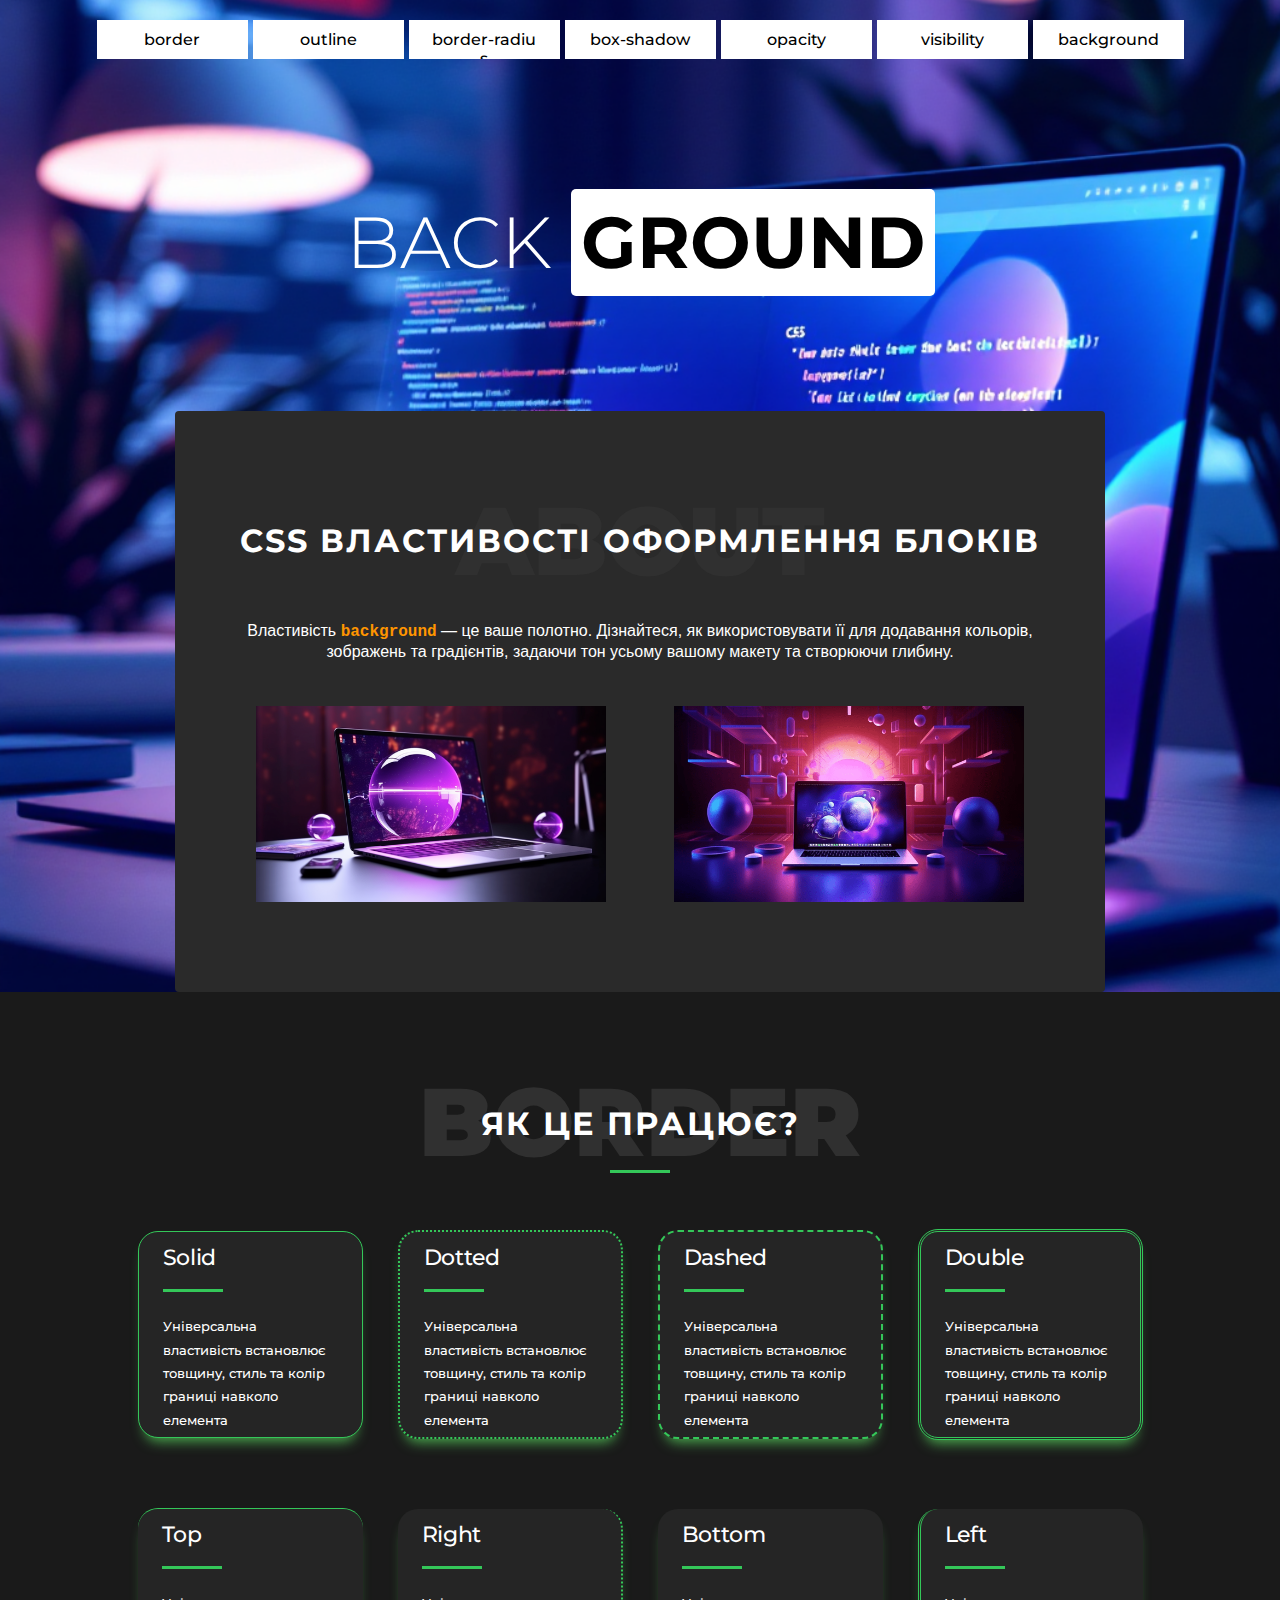
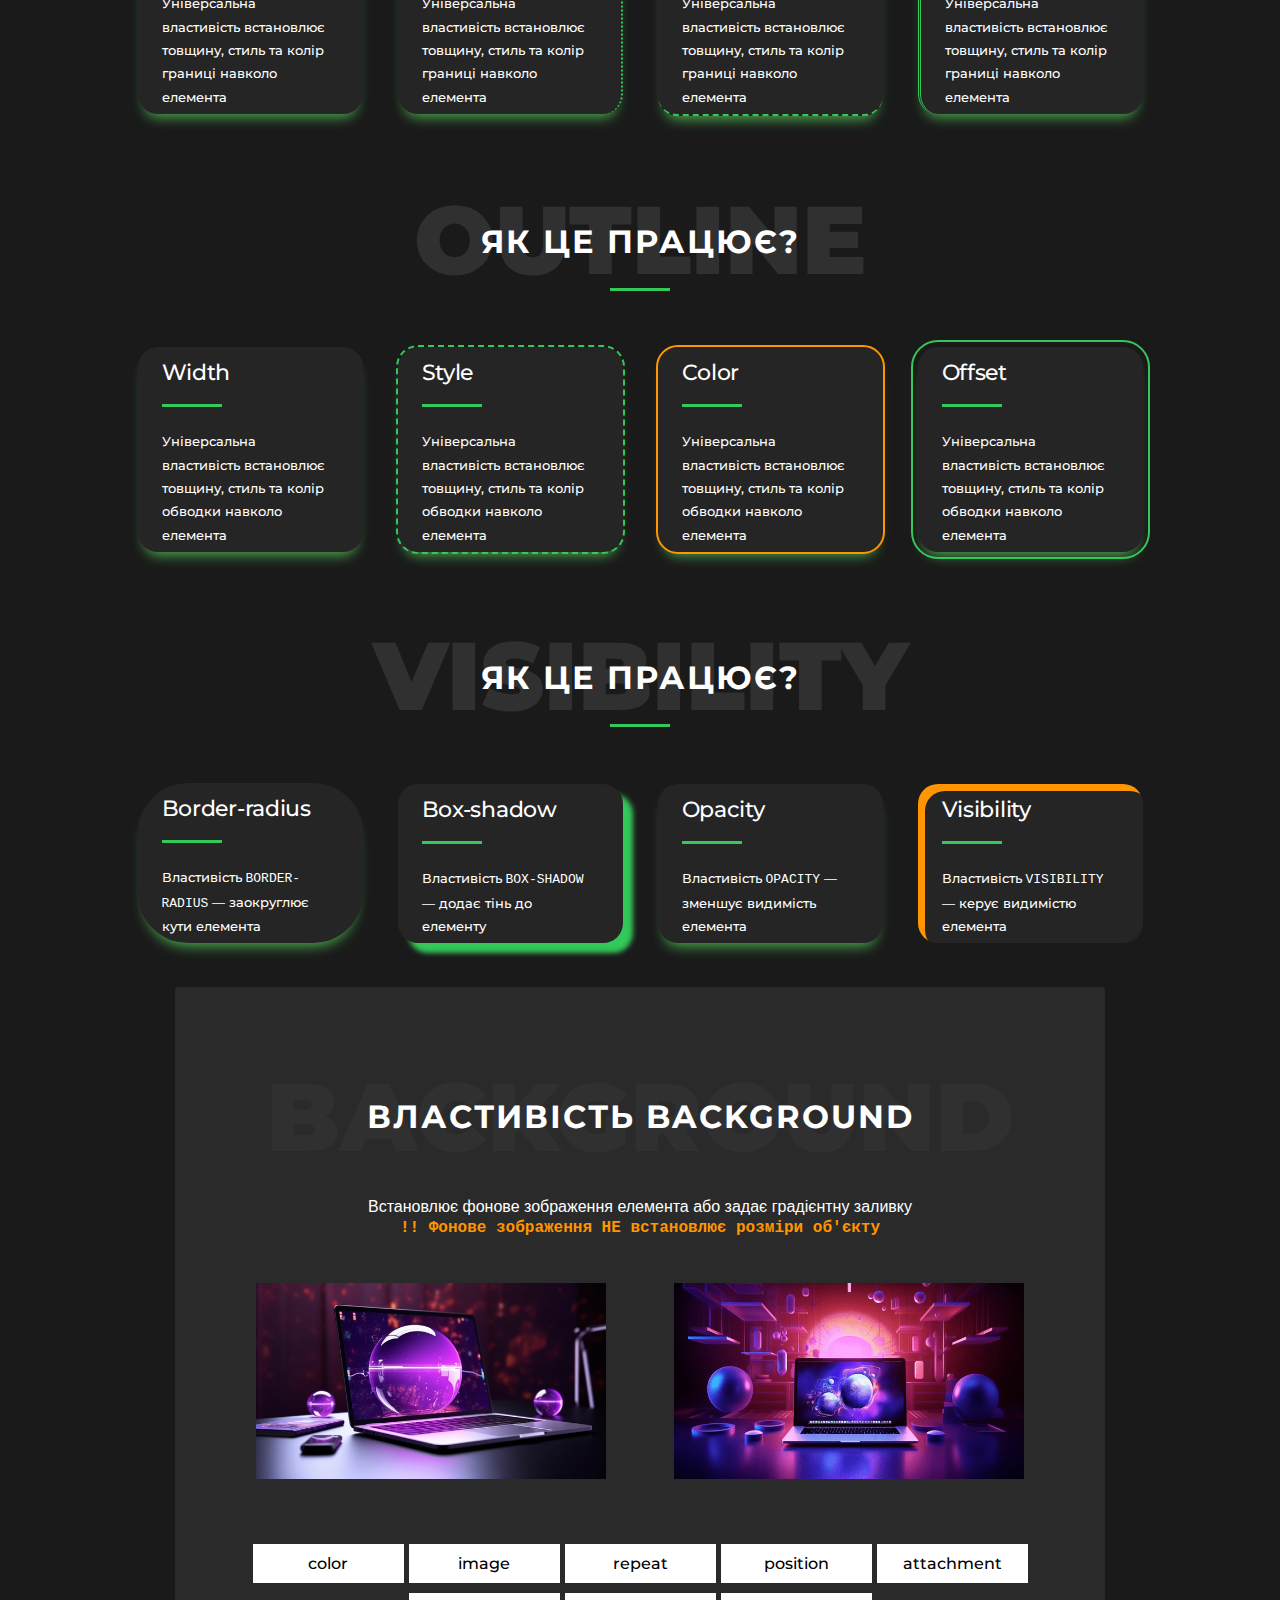
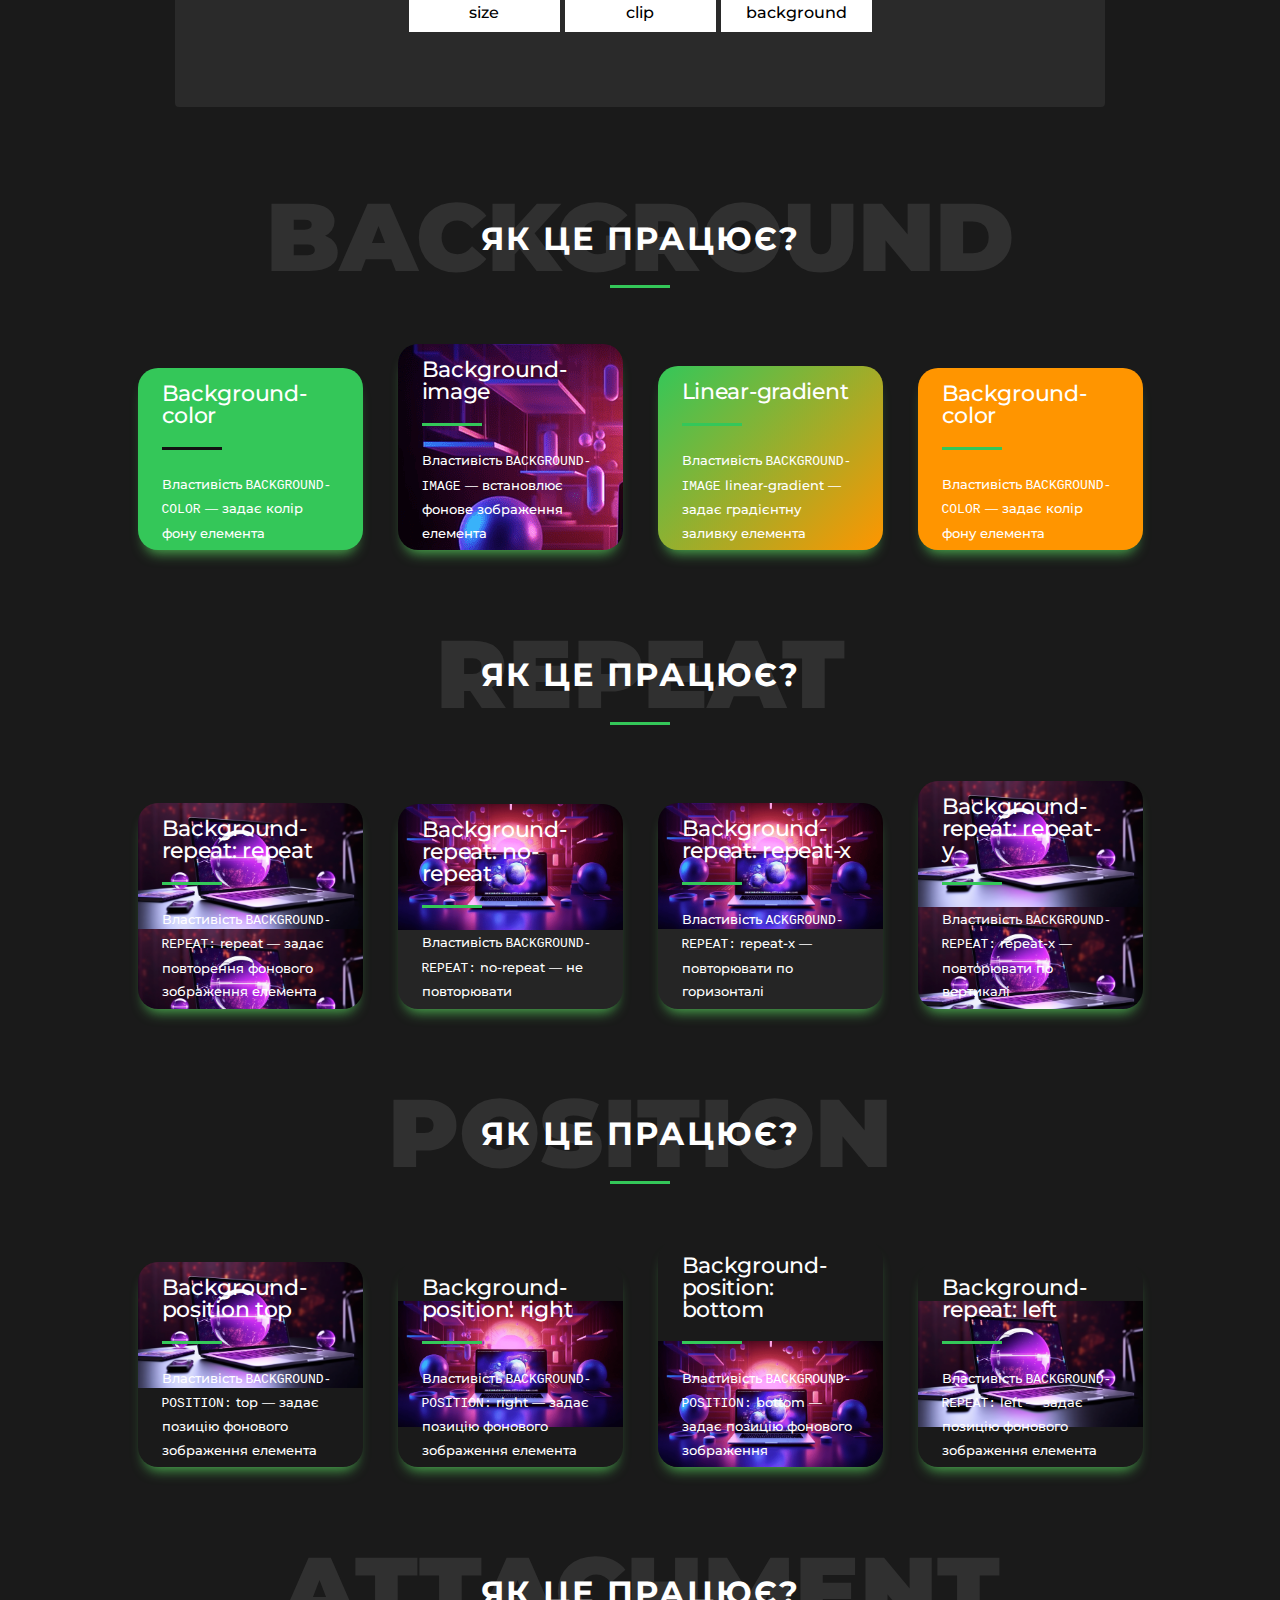
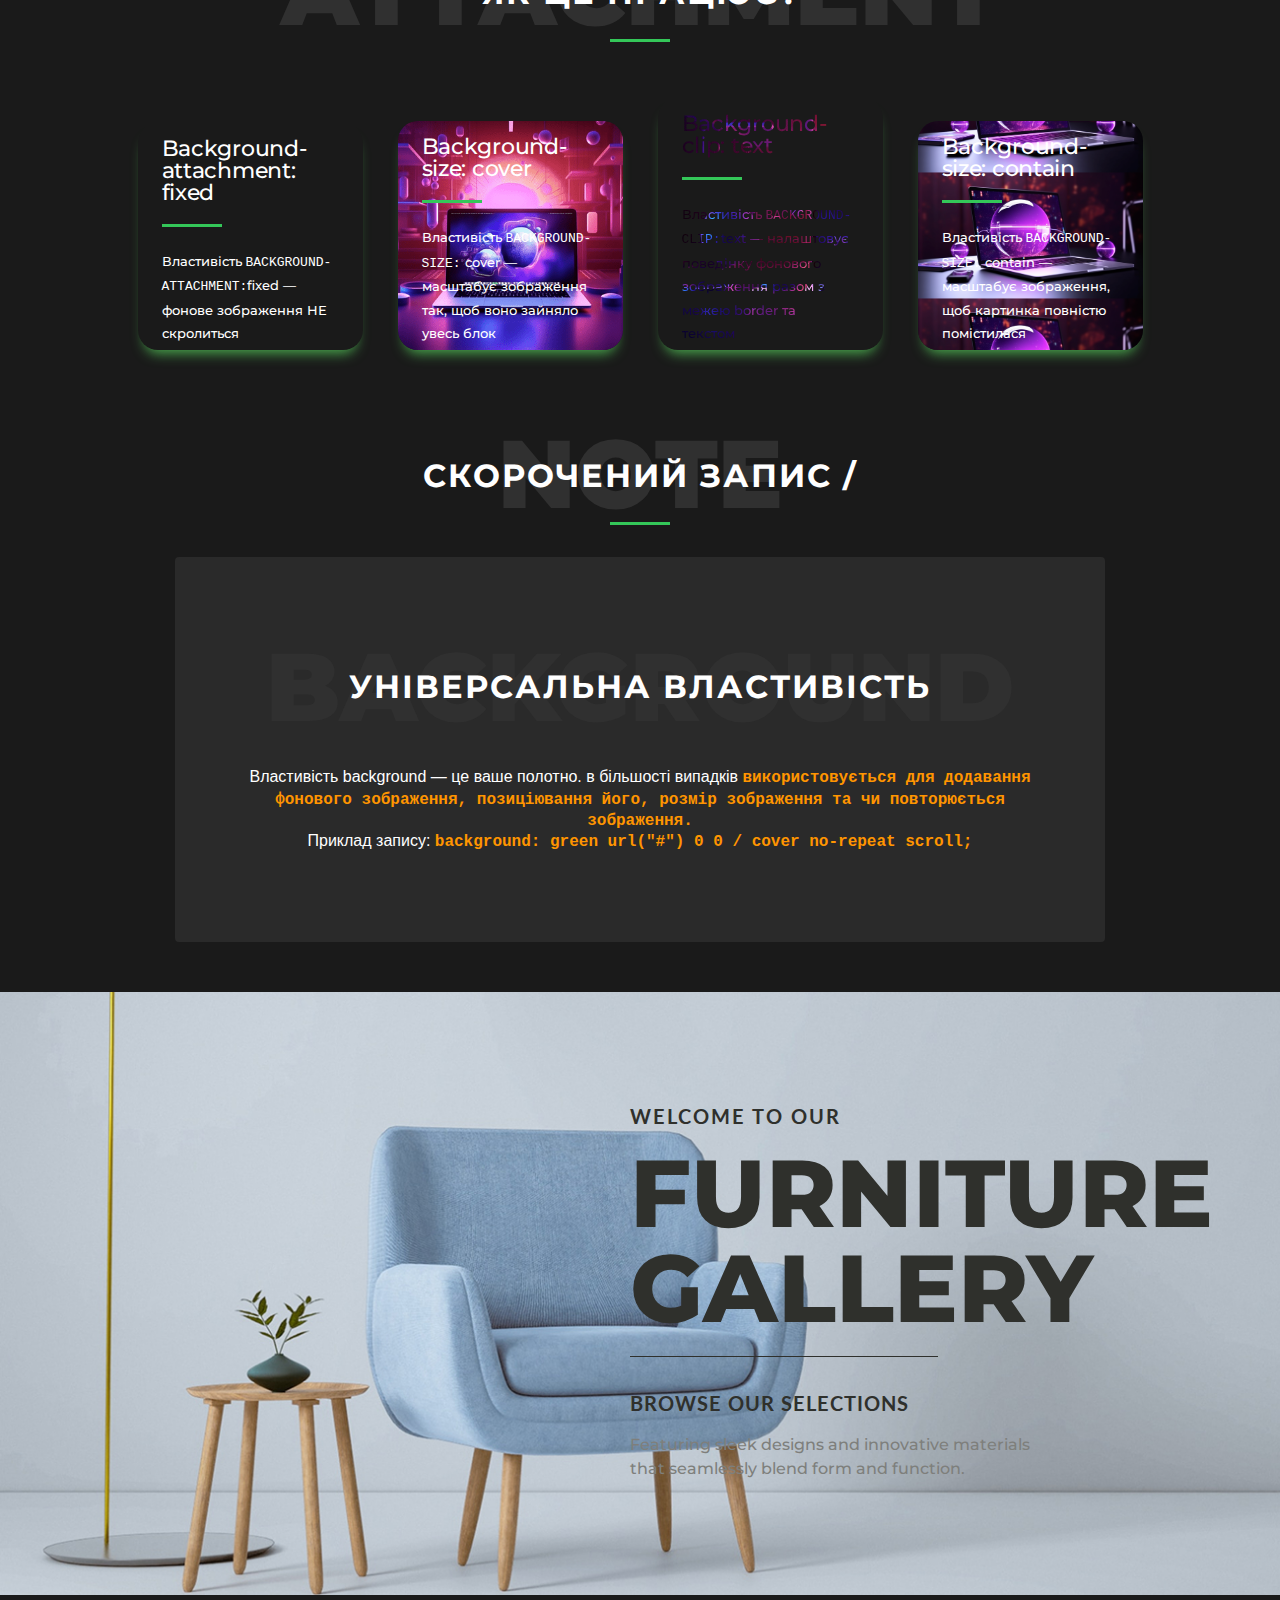
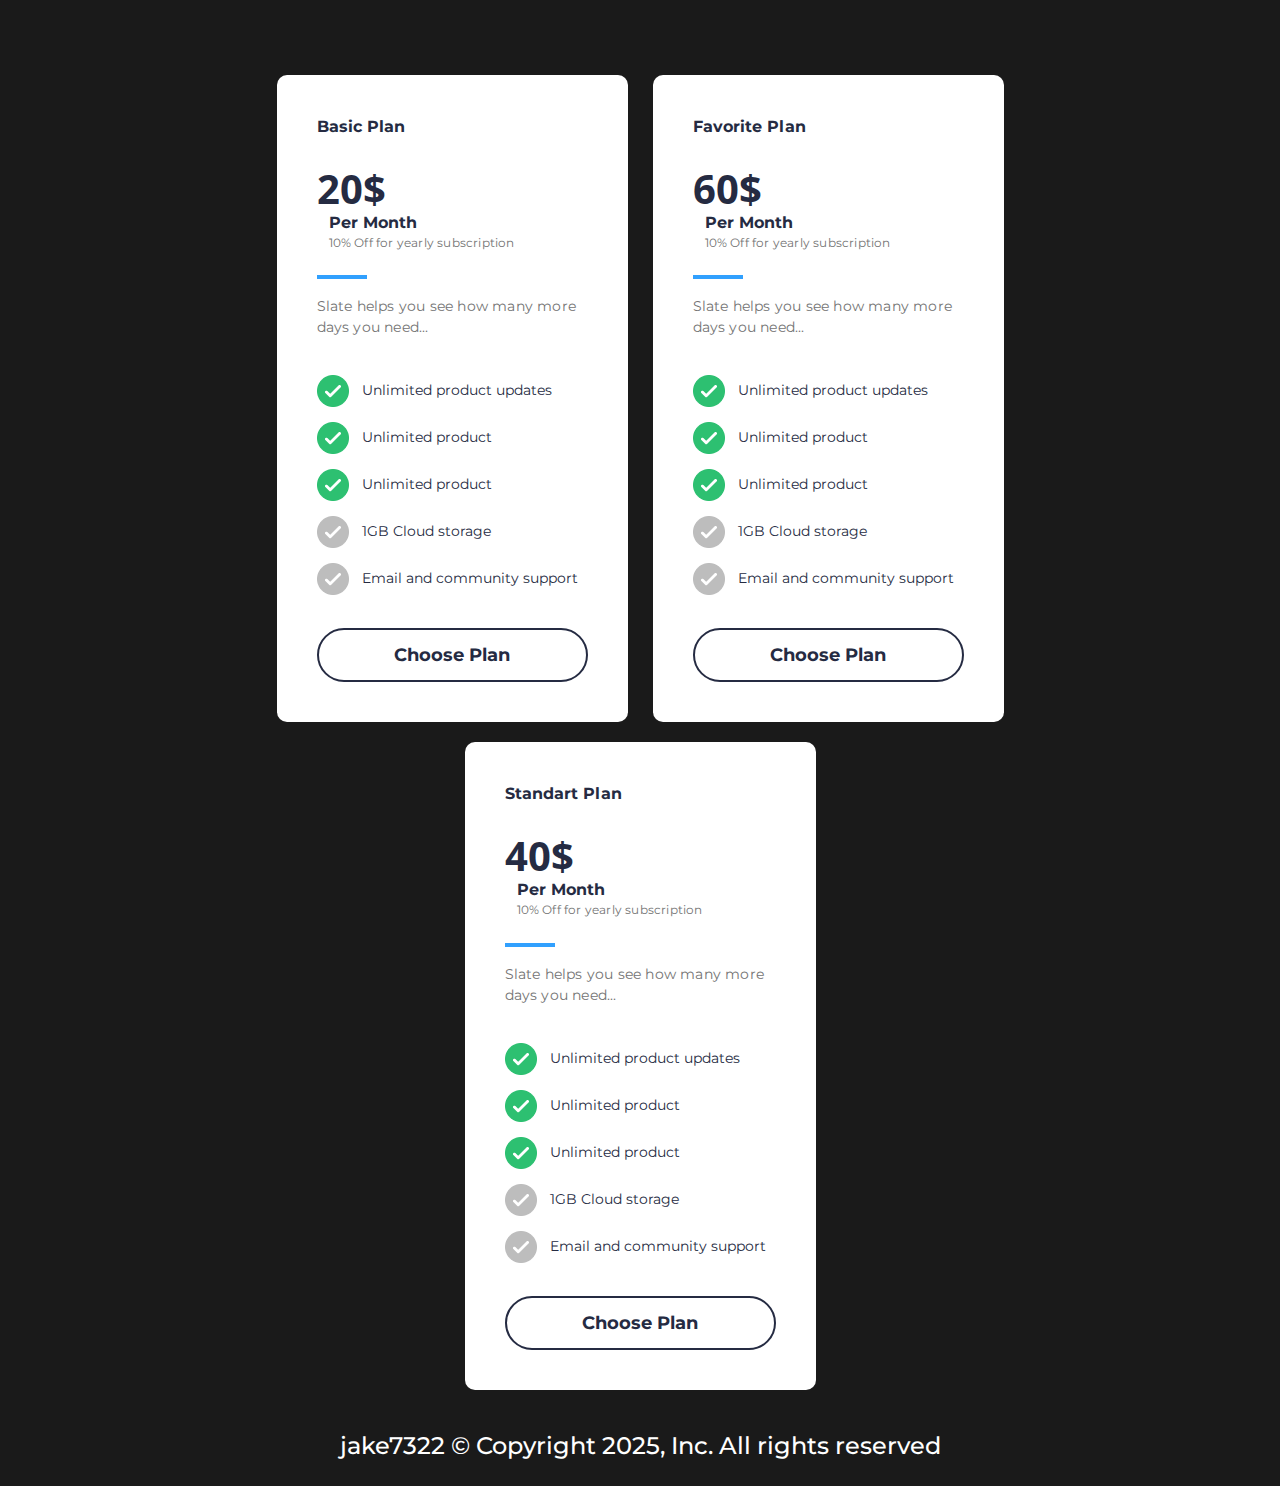
<file: lesson_06/DesignOfBlock/index.html>
<!DOCTYPE html>
<html lang="uk">
	<head>
		<meta charset="UTF-8">
		<meta name="viewport" content="width=device-width, initial-scale=1.0">
		<link rel="preconnect" href="https://fonts.googleapis.com">
		<link rel="preconnect" href="https://fonts.gstatic.com" crossorigin>
		<link
			href="https://fonts.googleapis.com/css2?family=Montserrat:wght@400;500;700&display=swap"
			rel="stylesheet">
		<link
			href="https://fonts.googleapis.com/css2?family=Lora:wght@400;500;700&display=swap"
			rel="stylesheet">
		<link
			href="https://fonts.googleapis.com/css2?family=Lato:wght@500;700;800&display=swap"
			rel="stylesheet">
		<link
			href="https://fonts.googleapis.com/css2?family=Open%20Sans:wght@400;500;700&display=swap"
			rel="stylesheet">
		<link rel="stylesheet" href="css/style.css">
		<title>Your Power of Block</title>
	</head>
	<body>
		<div class="wrapper">
			<header class="header">
				<nav class="nav">
					<ul class="items">
						<li class="list"><a href="#border">border</a></li>
						<li class="list"><a href="#outline">outline</a></li>
						<li class="list"><a href="#visibility">border-radius</a></li>
						<li class="list"><a href="#visibility">box-shadow</a></li>
						<li class="list"><a href="#visibility">opacity</a></li>
						<li class="list"><a href="#visibility">visibility</a></li>
						<li class="list"><a href="#background">background</a></li>
					</ul>
				</nav>
				<section class="section">
					<div class="section-container">
						<div class="section-content">
							<h1>Back <span>ground</span></h1>
						</div>
					</div>
				</section>
				<section class="about">
					<div class="about__container">
						<div class="about__content">
							<div class="content-block">
								<div class="block-text">about</div>
								<div class="block-title">
									<h2>CSS властивості оформлення блоків</h2>
								</div>
							</div>
							<div class="block__subtitle">
								<p>Властивість <span><code>background</code></span> — це ваше полотно.
									Дізнайтеся,
									як
									використовувати її для додавання кольорів, зображень та градієнтів,
									задаючи тон усьому вашому макету та створюючи глибину.</p>
							</div>
							<div class="cards">
								<ul class="cards-items">
									<li class="cards-item">
										<a href="#" class="cards-link">
											<img src="./img/04.png" alt="Healthy Breakfast">
										</a>
									</li>
									<li class="cards-item">
										<a href="#" class="cards-link">
											<img src="./img/05.png" alt="Grilled Salmon">
										</a>
									</li>
								</ul>
							</div>
						</div>
					</div>
				</section>
			</header>
			<main class="main">
				<section id="border" class="section-border">
					<div class="content-block">
						<div class="block-text">border</div>
						<div class="block-title">
							<h2>Як це працює?</h2>
						</div>
						<div class="divider"></div>
					</div>
					<div class="border">
						<div class="border-items">
							<div class="border-item item-border--solid">
								<h3>Solid</h3>
								<div class="border-divider"></div>
								<p>
									Універсальна властивість встановлює товщину,
									стиль та колір границі навколо елемента </p>
							</div>
						</div>
						<div class="border-items">
							<div class="border-item item-border--dotted">
								<h3>Dotted</h3>
								<div class="border-divider"></div>
								<p>
									Універсальна властивість встановлює товщину,
									стиль та колір границі навколо елемента</p>
							</div>
						</div>
						<div class="border-items">
							<div class="border-item item-border--dashed">
								<h3>Dashed</h3>
								<div class="border-divider"></div>
								<p>
									Універсальна властивість встановлює товщину,
									стиль та колір границі навколо елемента</p>
							</div>
						</div>
						<div class="border-items">
							<div class="border-item item-border--double">
								<h3>Double</h3>
								<div class="border-divider"></div>
								<p>
									Універсальна властивість встановлює товщину,
									стиль та колір границі навколо елемента</p>
							</div>
						</div>
					</div>
					<div class="border">
						<div class="border-items">
							<div class="border-item item-border--top">
								<h3>Top</h3>
								<div class="border-divider"></div>
								<p>
									Універсальна властивість встановлює товщину,
									стиль та колір границі навколо елемента </p>
							</div>
						</div>
						<div class="border-items">
							<div class="border-item item-border--right">
								<h3>Right</h3>
								<div class="border-divider"></div>
								<p>
									Універсальна властивість встановлює товщину,
									стиль та колір границі навколо елемента</p>
							</div>
						</div>
						<div class="border-items">
							<div class="border-item item-border--bottom">
								<h3>Bottom</h3>
								<div class="border-divider"></div>
								<p>
									Універсальна властивість встановлює товщину,
									стиль та колір границі навколо елемента</p>
							</div>
						</div>
						<div class="border-items">
							<div class="border-item item-border--left">
								<h3>Left</h3>
								<div class="border-divider"></div>
								<p>
									Універсальна властивість встановлює товщину,
									стиль та колір границі навколо елемента</p>
							</div>
						</div>
					</div>
				</section>
				<section id="outline" class="section-outline">
					<div class="content-block">
						<div class="block-text">outline</div>
						<div class="block-title">
							<h2>Як це працює?</h2>
						</div>
						<div class="divider"></div>
					</div>
					<div class="border">
						<div class="border-items">
							<div class="border-item item-border--outline-width">
								<h3>width</h3>
								<div class="border-divider"></div>
								<p>Універсальна властивість встановлює товщину,
									стиль та колір обводки навколо елемента
								</p>
							</div>
						</div>
						<div class="border-items">
							<div class="border-item item-border--outline-style">
								<h3>style</h3>
								<div class="border-divider"></div>
								<p>Універсальна властивість встановлює товщину,
									стиль та колір обводки навколо елемента
								</p>
							</div>
						</div>
						<div class="border-items">
							<div class="border-item item-border--outline-color">
								<h3>color</h3>
								<div class="border-divider"></div>
								<p>Універсальна властивість встановлює товщину,
									стиль та колір обводки навколо елемента
								</p>
							</div>
						</div>
						<div class="border-items">
							<div class="border-item item-border--outline-offset">
								<h3>offset</h3>
								<div class="border-divider"></div>
								<p>Універсальна властивість встановлює товщину,
									стиль та колір обводки навколо елемента
								</p>
							</div>
						</div>
					</div>
				</section>
				<section id="visibility" class="section-visibility">
					<div class="content-block">
						<div class="block-text">visibility</div>
						<div class="block-title">
							<h2>Як це працює?</h2>
						</div>
						<div class="divider"></div>
					</div>
					<div class="border">
						<div class="border-items">
							<div class="border-item item-border--border-radius">
								<h3>border-radius</h3>
								<div class="border-divider"></div>
								<p>Властивість <code>border-radius</code> — заокруглює кути
									елемента
								</p>
							</div>
						</div>
						<div class="border-items">
							<div class="border-item item-border--box-shadow">
								<h3>box-shadow</h3>
								<div class="border-divider"></div>
								<p>Властивість <code>box-shadow</code> — додає
									тінь до елементу
								</p>
							</div>
						</div>
						<div class="border-items">
							<div class="border-item item-borderitem-border--opacity">
								<h3>opacity</h3>
								<div class="border-divider"></div>
								<p>Властивість <code>opacity</code> — зменшує видимість
									елемента
								</p>
							</div>
						</div>
						<div class="border-items">
							<div class="border-item item-border--visibility">
								<h3>visibility</h3>
								<div class="border-divider"></div>
								<p>Властивість <code>visibility</code> — керує видимістю
									елемента
								</p>
							</div>
						</div>
					</div>
				</section>
				<section id="background" class="section-background">
					<section class="about">
						<div class="about__container">
							<div class="about__content">
								<div class="content-block">
									<div class="block-text">background</div>
									<div class="block-title">
										<h2>Властивість background</h2>
									</div>
								</div>
								<div class="block__subtitle">
									<p>
										Встановлює фонове зображення елемента
										або задає градієнтну заливку
										<br>
										<span><code>!! Фонове зображення НЕ встановлює розміри
												об'єкту</code>
										</span>
									</p>
								</div>
								<div class="cards">
									<ul class="cards-items">
										<li class="cards-item">
											<a href="#" class="cards-link">
												<img src="./img/04.png" alt="Healthy Breakfast">
											</a>
										</li>
										<li class="cards-item">
											<a href="#" class="cards-link">
												<img src="./img/05.png" alt="Grilled Salmon">
											</a>
										</li>
									</ul>
								</div>
								<nav class="nav">
									<ul class="items">
										<li class="list"><a href="#color">color</a></li>
										<li class="list"><a href="#color">image</a></li>
										<li class="list"><a href="#repeat">repeat</a></li>
										<li class="list"><a href="#position">position</a></li>
										<li class="list"><a href="#attachment">attachment</a></li>
										<li class="list"><a href="#attachment">size</a></li>
										<li class="list"><a href="#attachment">clip</a></li>
										<li class="list"><a href="#background-note">background</a></li>
									</ul>
								</nav>
							</div>
						</div>
					</section>
					<div id="color" class="content-block">
						<div class="block-text">background</div>
						<div class="block-title">
							<h2>Як це працює?</h2>
						</div>
						<div class="divider"></div>
					</div>
					<div class="border">
						<div class="border-items">
							<div class="border-item item-border--background-color-green">
								<h3>background-color</h3>
								<div class="border-divider"></div>
								<p>Властивість <code>background-color</code> — задає колір
									фону елемента
								</p>
							</div>
						</div>
						<div class="border-items">
							<div class="border-item item-border--background-image">
								<h3>background-image</h3>
								<div class="border-divider"></div>
								<p>Властивість <code>background-image</code> — встановлює
									фонове зображення елемента
								</p>
							</div>
						</div>
						<div class="border-items">
							<div class="border-item item-border--background-linear-gradient">
								<h3>linear-gradient</h3>
								<div class="border-divider"></div>
								<p>Властивість <code>background-image</code> linear-gradient — задає
									градієнтну заливку елемента
								</p>
							</div>
						</div>
						<div class="border-items">
							<div class="border-item item-border--background-color-orange">
								<h3>background-color</h3>
								<div class="border-divider"></div>
								<p>Властивість <code>background-color</code> — задає колір
									фону елемента
								</p>
							</div>
						</div>
					</div>
					<div id="repeat" class="content-block">
						<div class="block-text">repeat</div>
						<div class="block-title">
							<h2>Як це працює?</h2>
						</div>
						<div class="divider"></div>
					</div>
					<div class="border">
						<div class="border-items">
							<div class="border-item item-border--repeat">
								<h3>background-repeat: repeat</h3>
								<div class="border-divider"></div>
								<p>Властивість <code>background-repeat:</code> repeat — задає
									повторення фонового зображення елемента
								</p>
							</div>
						</div>
						<div id="image" class="border-items">
							<div class="border-item item-border--no-repeat">
								<h3>background-repeat: no-repeat</h3>
								<div class="border-divider"></div>
								<p>Властивість <code>background-repeat:</code> no-repeat — не
									повторювати
								</p>
							</div>
						</div>
						<div class="border-items">
							<div class="border-item item-border--repeat-x">
								<h3>background-repeat: repeat-x</h3>
								<div class="border-divider"></div>
								<p>Властивість <code>ackground-repeat:</code> repeat-x — повторювати по
									горизонталі
								</p>
							</div>
						</div>
						<div class="border-items">
							<div class="border-item item-border--repeat-y">
								<h3>background-repeat: repeat-y</h3>
								<div class="border-divider"></div>
								<p>Властивість <code>background-repeat:</code> repeat-x — повторювати по
									вертикалі
								</p>
							</div>
						</div>
					</div>
					<div id="position" class="content-block">
						<div class="block-text">position</div>
						<div class="block-title">
							<h2>Як це працює?</h2>
						</div>
						<div class="divider"></div>
					</div>
					<div class="border">
						<div class="border-items">
							<div class="border-item item-border--background-position-top">
								<h3>background-position top</h3>
								<div class="border-divider"></div>
								<p>Властивість <code>background-position:</code> top — задає
									позицію фонового зображення елемента
								</p>
							</div>
						</div>
						<div class="border-items">
							<div class="border-item item-border--background-position-right">
								<h3>background-position: right</h3>
								<div class="border-divider"></div>
								<p>Властивість <code>background-position:</code> right — задає
									позицію фонового зображення елемента
								</p>
							</div>
						</div>
						<div class="border-items">
							<div class="border-item item-border--background-position-bottom">
								<h3>background-position: bottom</h3>
								<div class="border-divider"></div>
								<p>Властивість <code>background-position:</code> bottom — задає
									позицію фонового зображення
								</p>
							</div>
						</div>
						<div class="border-items">
							<div class="border-item item-border--background-position-left">
								<h3>background-repeat: left</h3>
								<div class="border-divider"></div>
								<p>Властивість <code>background-repeat:</code> left — задає
									позицію фонового зображення елемента
								</p>
							</div>
						</div>
					</div>
					<div id="attachment" class="content-block">
						<div class="block-text">attachment</div>
						<div class="block-title">
							<h2>Як це працює?</h2>
						</div>
						<div class="divider"></div>
					</div>
					<div class="border">
						<div class="border-items">
							<div class="border-item item-border--attachment-fixed">
								<h3>background-attachment: fixed</h3>
								<div class="border-divider"></div>
								<p>Властивість <code>background-attachment:</code>fixed — фонове
									зображення НЕ скролиться
								</p>
							</div>
						</div>
						<div id="size" class="border-items">
							<div class="border-item item-border--size-cover">
								<h3>background-size: cover</h3>
								<div class="border-divider"></div>
								<p>Властивість <code>background-size:</code> cover — масштабує
									зображення так, щоб воно зайняло увесь блок
								</p>
							</div>
						</div>
						<div id="clip" class="border-items">
							<div class="border-item item-border--clip">
								<h3>background-clip: text</h3>
								<div class="border-divider"></div>
								<p>Властивість <code>background-clip:</code>text — налаштовує поведінку
									фонового зображення разом з межею border та текстом
								</p>
							</div>
						</div>
						<div class="border-items">
							<div class="border-item item-border--size-contain">
								<h3>background-size: contain</h3>
								<div class="border-divider"></div>
								<p>Властивість <code>background-size:</code> contain — масштабує
									зображення, щоб картинка повністю помістилася
								</p>
							</div>
						</div>
					</div>
				</section>
				<section id="background-note" class="section-visibility">
					<div class="content-block">
						<div class="block-text">NOTE</div>
						<div class="block-title">
							<h2>скорочений запис /</h2>
						</div>
						<div class="divider"></div>
					</div>
					<section class="about">
						<div class="about__container">
							<div class="about__content">
								<div class="content-block">
									<div class="block-text">background</div>
									<div class="block-title">
										<h2>Універсальна властивість</h2>
									</div>
								</div>
								<div class="block__subtitle">
									<p>Властивість background — це ваше полотно.
										в більшості випадків <span><code>використовується для додавання
												фонового
												зображення, позиціювання його, розмір зображення та чи повторюється
												зображення.</code></span><br>Приклад запису: <span><code>
												background: green url("#") 0 0 / cover no-repeat
												scroll;</code></span></p>
								</div>
							</div>
						</div>
						<!-- <div class="arrow-left"></div>
						<div class="arrow-right"></div>
						<div class="arrow-top"></div>
						<div class="arrow-bottom"></div> -->
					</section>
				</section>
			</main>
		</div>
		<section class="hero">
			<div class="hero-container">
				<div class="hero-image">
					<div class="hero-text">
						<div class="text-content">
							<div class="content-title">Welcome to our</div>
							<h1 class="content-subtitle">Furniture<br>Gallery</h1>
							<hr class="content-line">
							<div class="content-label">Browse our selections</div>
							<p>
								Featuring sleek designs and innovative materials that
								seamlessly blend form and function.
							</p>
						</div>
					</div>
				</div>
			</div>
		</section>
		<section class="price">
			<div class="price-container">
				<div class="price-content">
					<h5>Basic Plan</h5>
				</div>
				<div class="amount">
					<div class="amount-container">
						<div class="amount-price">20$</div>
						<div class="amount-info">
							<span>Per Month</span><br>
							<p>10% Off for yearly subscription</p>
						</div>
					</div>
				</div>
				<div class="price-line"></div>
				<div class="price-info">
					<p>Slate helps you see how many more days you need...</p>
				</div>
				<ul class="price-list">
					<li class="list-item active">
						Unlimited product updates
					</li>
					<li class="list-item active">
						Unlimited product
					</li>
					<li class="list-item active">
						Unlimited product
					</li>
					<li class="list-item non-active">
						1GB Cloud storage
					</li>
					<li class="list-item non-active">
						Email and community support
					</li>
				</ul>
				<div class="price-button">
					<a href="#" class="btn">Choose Plan</a>
				</div>
			</div>
			<div class="price-container">
				<div class="price-content">
					<h5>Favorite Plan</h5>
				</div>
				<div class="amount">
					<div class="amount-container">
						<div class="amount-price">60$</div>
						<div class="amount-info">
							<span>Per Month</span><br>
							<p>10% Off for yearly subscription</p>
						</div>
					</div>
				</div>
				<div class="price-line"></div>
				<div class="price-info">
					<p>Slate helps you see how many more days you need...</p>
				</div>
				<ul class="price-list">
					<li class="list-item active">
						Unlimited product updates
					</li>
					<li class="list-item active">
						Unlimited product
					</li>
					<li class="list-item active">
						Unlimited product
					</li>
					<li class="list-item non-active">
						1GB Cloud storage
					</li>
					<li class="list-item non-active">
						Email and community support
					</li>
				</ul>
				<div class="price-button">
					<a href="#" class="btn">Choose Plan</a>
				</div>
			</div>
			<div class="price-container">
				<div class="price-content">
					<h5>Standart Plan</h5>
				</div>
				<div class="amount">
					<div class="amount-container">
						<div class="amount-price">40$</div>
						<div class="amount-info">
							<span>Per Month</span><br>
							<p>10% Off for yearly subscription</p>
						</div>
					</div>
				</div>
				<div class="price-line"></div>
				<div class="price-info">
					<p>Slate helps you see how many more days you need...</p>
				</div>
				<ul class="price-list">
					<li class="list-item active">
						Unlimited product updates
					</li>
					<li class="list-item active">
						Unlimited product
					</li>
					<li class="list-item active">
						Unlimited product
					</li>
					<li class="list-item non-active">
						1GB Cloud storage
					</li>
					<li class="list-item non-active">
						Email and community support
					</li>
				</ul>
				<div class="price-button">
					<a href="#" class="btn">Choose Plan</a>
				</div>
			</div>
		</section>
		<footer class="footer">
			<h4 class="footer-title">jake7322 © Copyright 2025, Inc. All rights
				reserved</h4>
		</footer>
	</body>
</html>
</file>
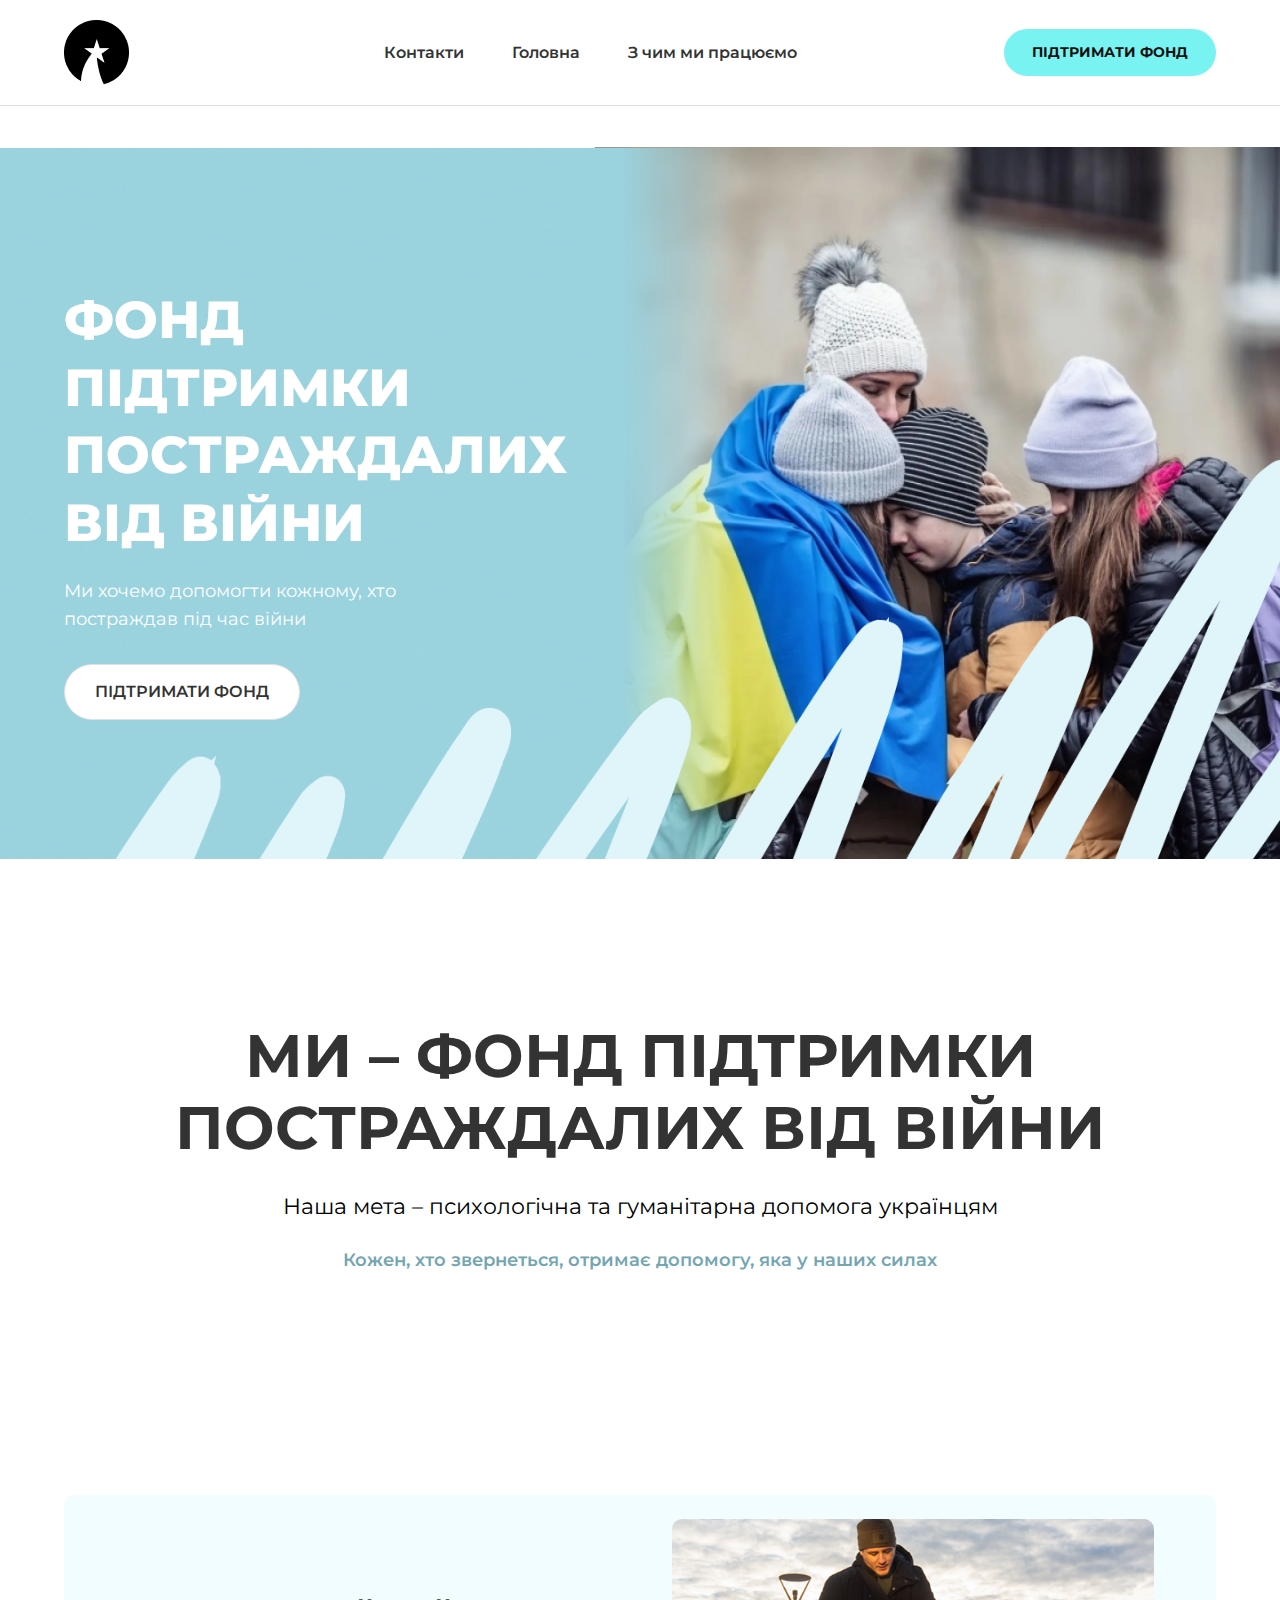
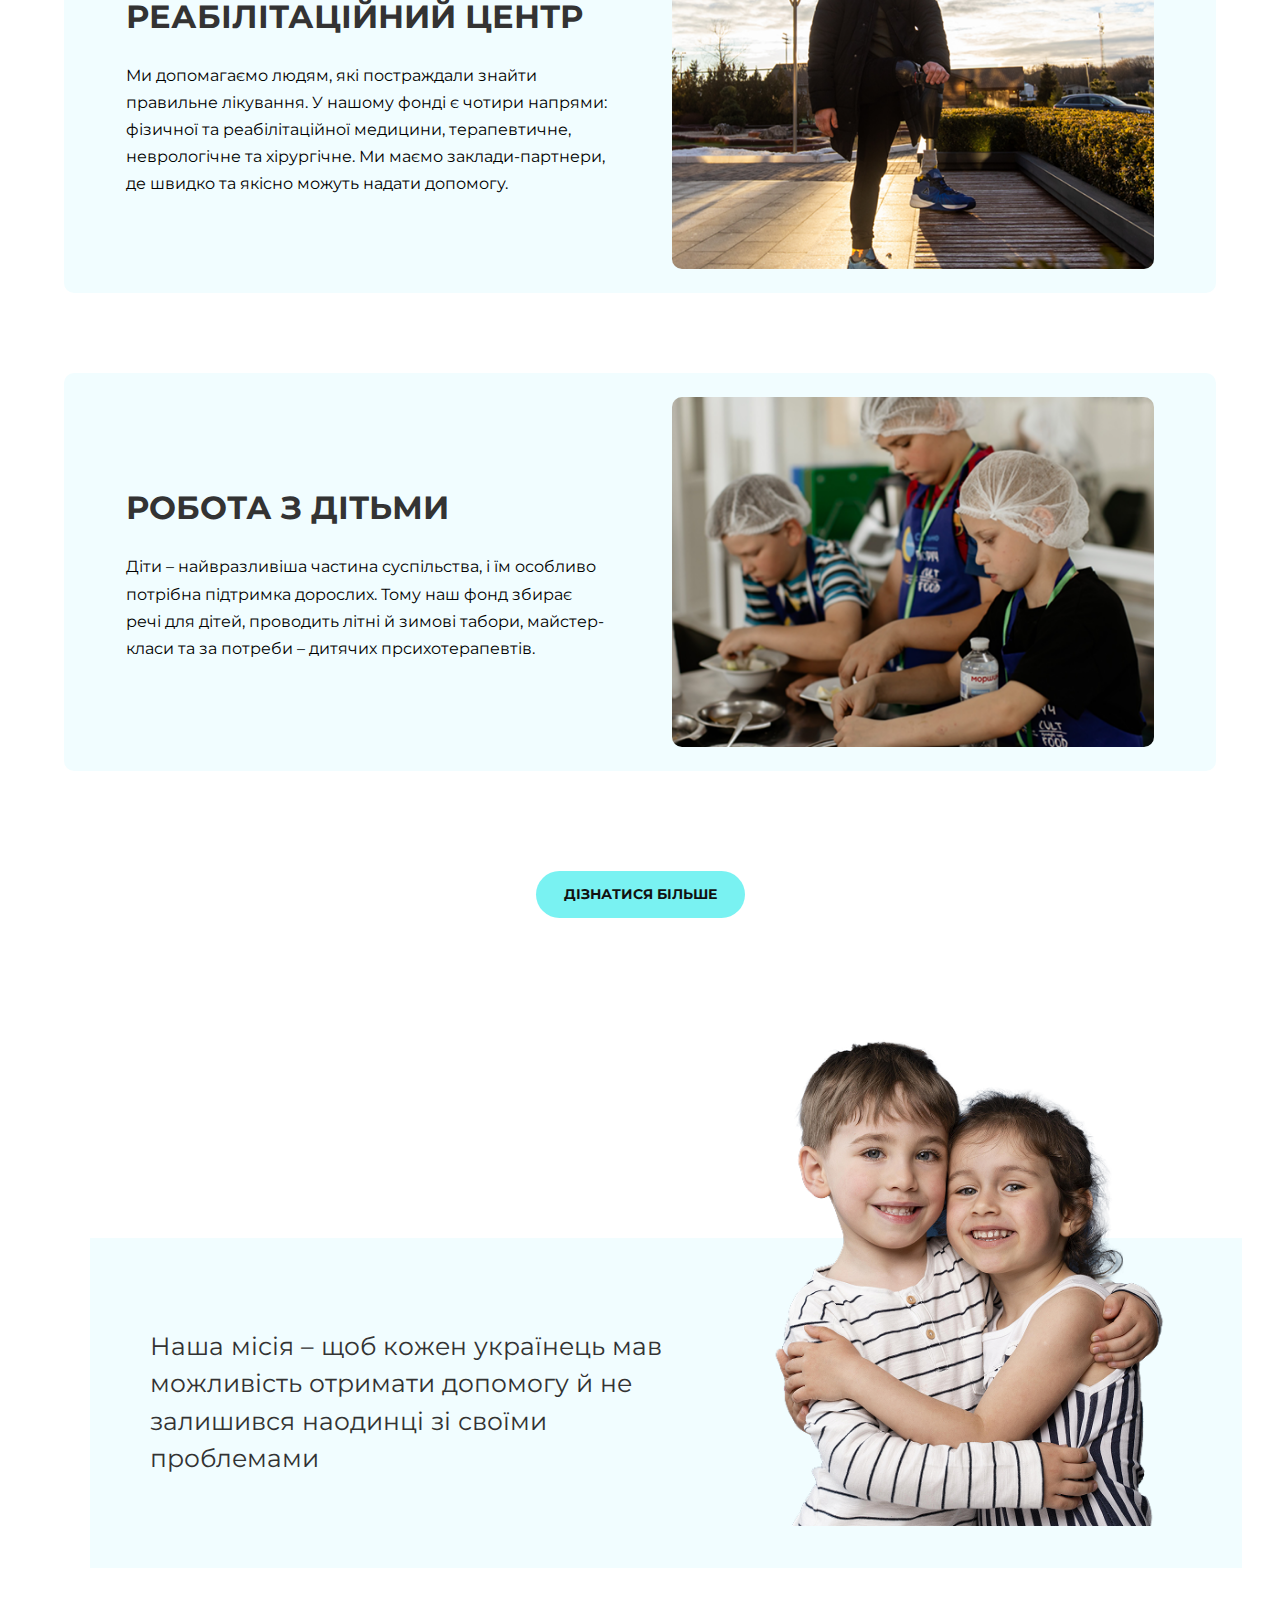
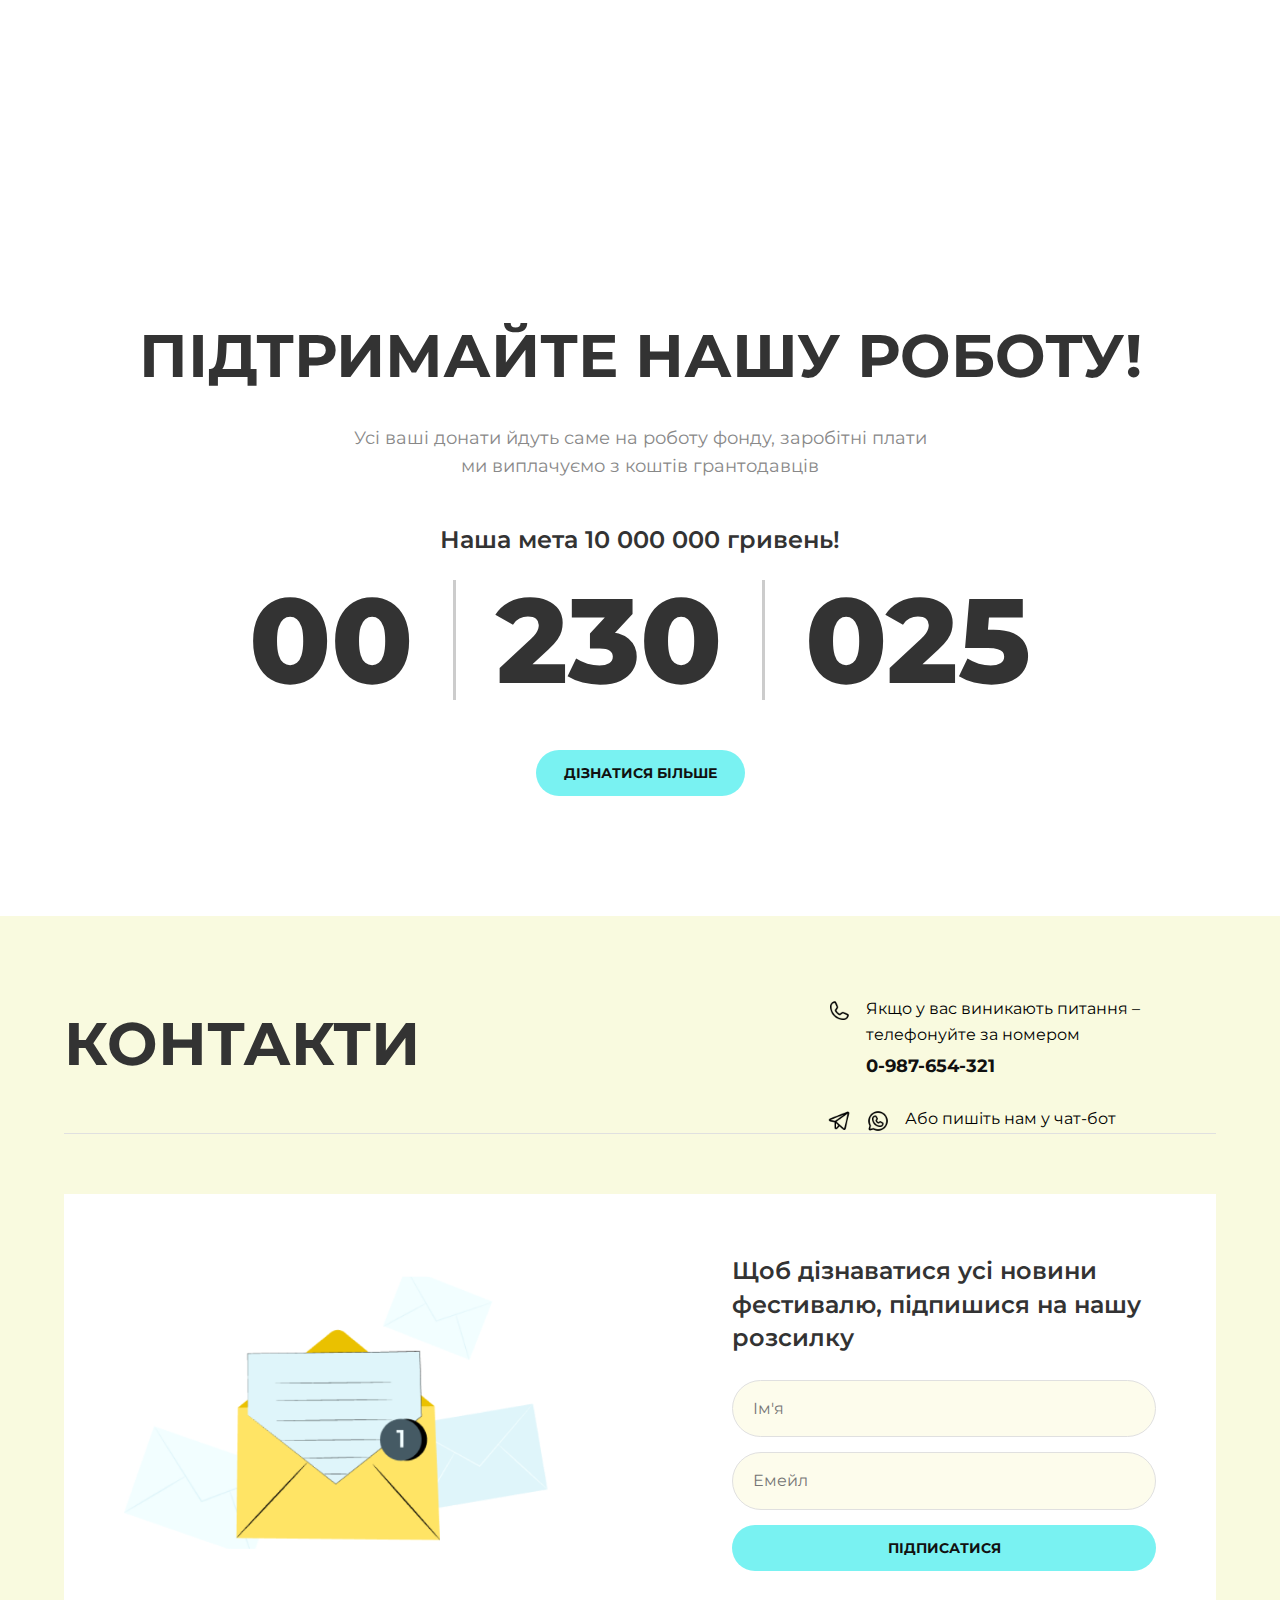
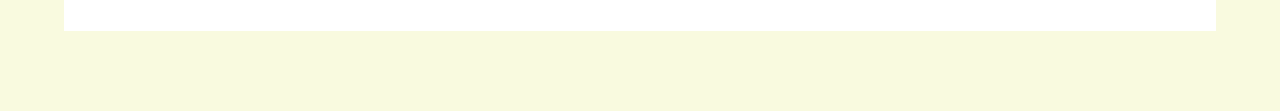
<file: lesson_06/supportTheFund/index.html>
<!DOCTYPE html>
<html lang="uk">
	<head>
		<meta charset="UTF-8">
		<meta name="viewport" content="width=device-width, initial-scale=1.0">
		<title>Практичне завдання: Верстка Фонду</title>
		<link rel="preconnect" href="https://fonts.googleapis.com">
		<link rel="preconnect" href="https://fonts.gstatic.com" crossorigin>
		<link
			href="https://fonts.googleapis.com/css2?family=Montserrat:wght@400;700&display=swap"
			rel="stylesheet">
		<link rel="stylesheet" href="./css/style.css">
	</head>
	<body>
		<div class="wrapper">
			<header class="header">
				<nav class="nav container">
					<a href="/" class="logo">
						<img src="./img/01.png" alt>
						<ul class="nav-links">
							<li><a href="#contacts">Контакти</a></li>
							<li><a href="/">Головна</a></li>
							<li><a href="#about">З чим ми працюємо</a></li>
						</ul>
						<a href="#donate" class="button-blue">ПІДТРИМАТИ ФОНД</a>
					</nav>
				</header>
				<section class="hero-section">
					<div class="hero-content container">
						<div class="hero-text">
							<h1>ФОНД ПІДТРИМКИ ПОСТРАЖДАЛИХ ВІД ВІЙНИ</h1>
							<p>Ми хочемо допомогти кожному, хто постраждав під час війни</p>
							<a href="#donate" class="button-white">ПІДТРИМАТИ ФОНД</a>
						</div>
					</div>
				</section>
			</div>
			<main class="main">
				<section class="hero2-section">
					<h2>Ми – фонд підтримки постраждалих від війни</h2>
					<p class="hero2-subtitle">Наша мета – психологічна та гуманітарна
						допомога
						українцям</p>
					<p class="hero2-details">Кожен, хто звернеться, отримає допомогу, яка у
						наших силах</p>
				</section>
				<section class="hero3-section container" id="about">
					<div class="hero3-block">
						<div class="hero3-text">
							<h3>РЕАБІЛІТАЦІЙНИЙ ЦЕНТР</h3>
							<p>Ми допомагаємо людям, які постраждали знайти правильне лікування. У
								нашому фонді є чотири напрями: фізичної та реабілітаційної медицини,
								терапевтичне, неврологічне та хірургічне. Ми маємо заклади-партнери, де
								швидко та якісно можуть надати допомогу.</p>
						</div>
						<div class="hero3-image">
							<img src="./img/03.png" alt="Реабілітаційний центр">
						</div>
					</div>
					<div class="hero3-block">
						<div class="hero3-text">
							<h3>РОБОТА З ДІТЬМИ</h3>
							<p>Діти – найвразливіша частина суспільства, і їм особливо потрібна
								підтримка дорослих. Тому наш фонд збирає речі для дітей, проводить літні
								й зимові табори, майстер-класи та за потреби – дитячих
								прсихотерапевтів.</p>
						</div>
						<div class="hero3-image">
							<img src="./img/04.png" alt="Робота з дітьми">
						</div>
					</div>
					<div class="hero3-cta">
						<a href="#more" class="button-blue">ДІЗНАТИСЯ БІЛЬШЕ</a>
					</div>
				</section>
				<section class="hero4-section">
					<div class="hero4-content container">
						<div class="hero4-text">
							<h3>Наша місія – щоб кожен українець мав можливість отримати допомогу й
								не залишився наодинці зі своїми проблемами</h3>
						</div>
						<div class="hero4-image">
							<img src="./img/06.png" alt="Двоє дітей обіймаються">
						</div>
					</div>
				</section>
				<section class="hero5-section" id="donate">
					<h2>ПІДТРИМАЙТЕ НАШУ РОБОТУ!</h2>
					<p class="hero5-subtitle">Усі ваші донати йдуть саме на роботу фонду,
						заробітні плати ми виплачуємо з коштів грантодавців</p>
					<p class="hero5-goal">Наша мета 10 000 000 гривень!</p>
					<div class="hero5-counter">
						<div class="counter-block">00</div>
						<div class="counter-block">230</div>
						<div class="counter-block">025</div>
					</div>
					<a href="#more" class="button-blue">ДІЗНАТИСЯ БІЛЬШЕ</a>
				</section>
			</main>
			<footer class="footer" id="contacts">
				<div class="container">
					<div class="footer-top">
						<h2>КОНТАКТИ</h2>
						<div class="contact-details">
							<div class="contact-block">
								<img class="icon" src="./img/10.png" alt="phone">
								<div>
									<p>Якщо у вас виникають питання – телефонуйте за номером</p>
									<strong>0-987-654-321</strong>
								</div>
							</div>
							<div class="contact-block">
								<img class="icon" src="./img/08.png" alt="telegram">
								<img class="icon" src="./img/09.png" alt="whatsapp">
								<p>Або пишіть нам у чат-бот</p>
							</div>
						</div>
					</div>
					<div class="footer-bottom">
						<div class="newsletter-image">
							<img src="./img/07.png" alt="post">
						</div>
						<form class="newsletter-form">
							<h3>Щоб дізнаватися усі новини фестивалю, підпишися на нашу розсилку</h3>
							<input type="text" placeholder="Ім'я">
							<input type="email" placeholder="Емейл">
							<button type="submit" class="button-blue">ПІДПИСАТИСЯ</button>
						</form>
					</div>
				</div>
			</footer>
		</body>
	</html>
</file>
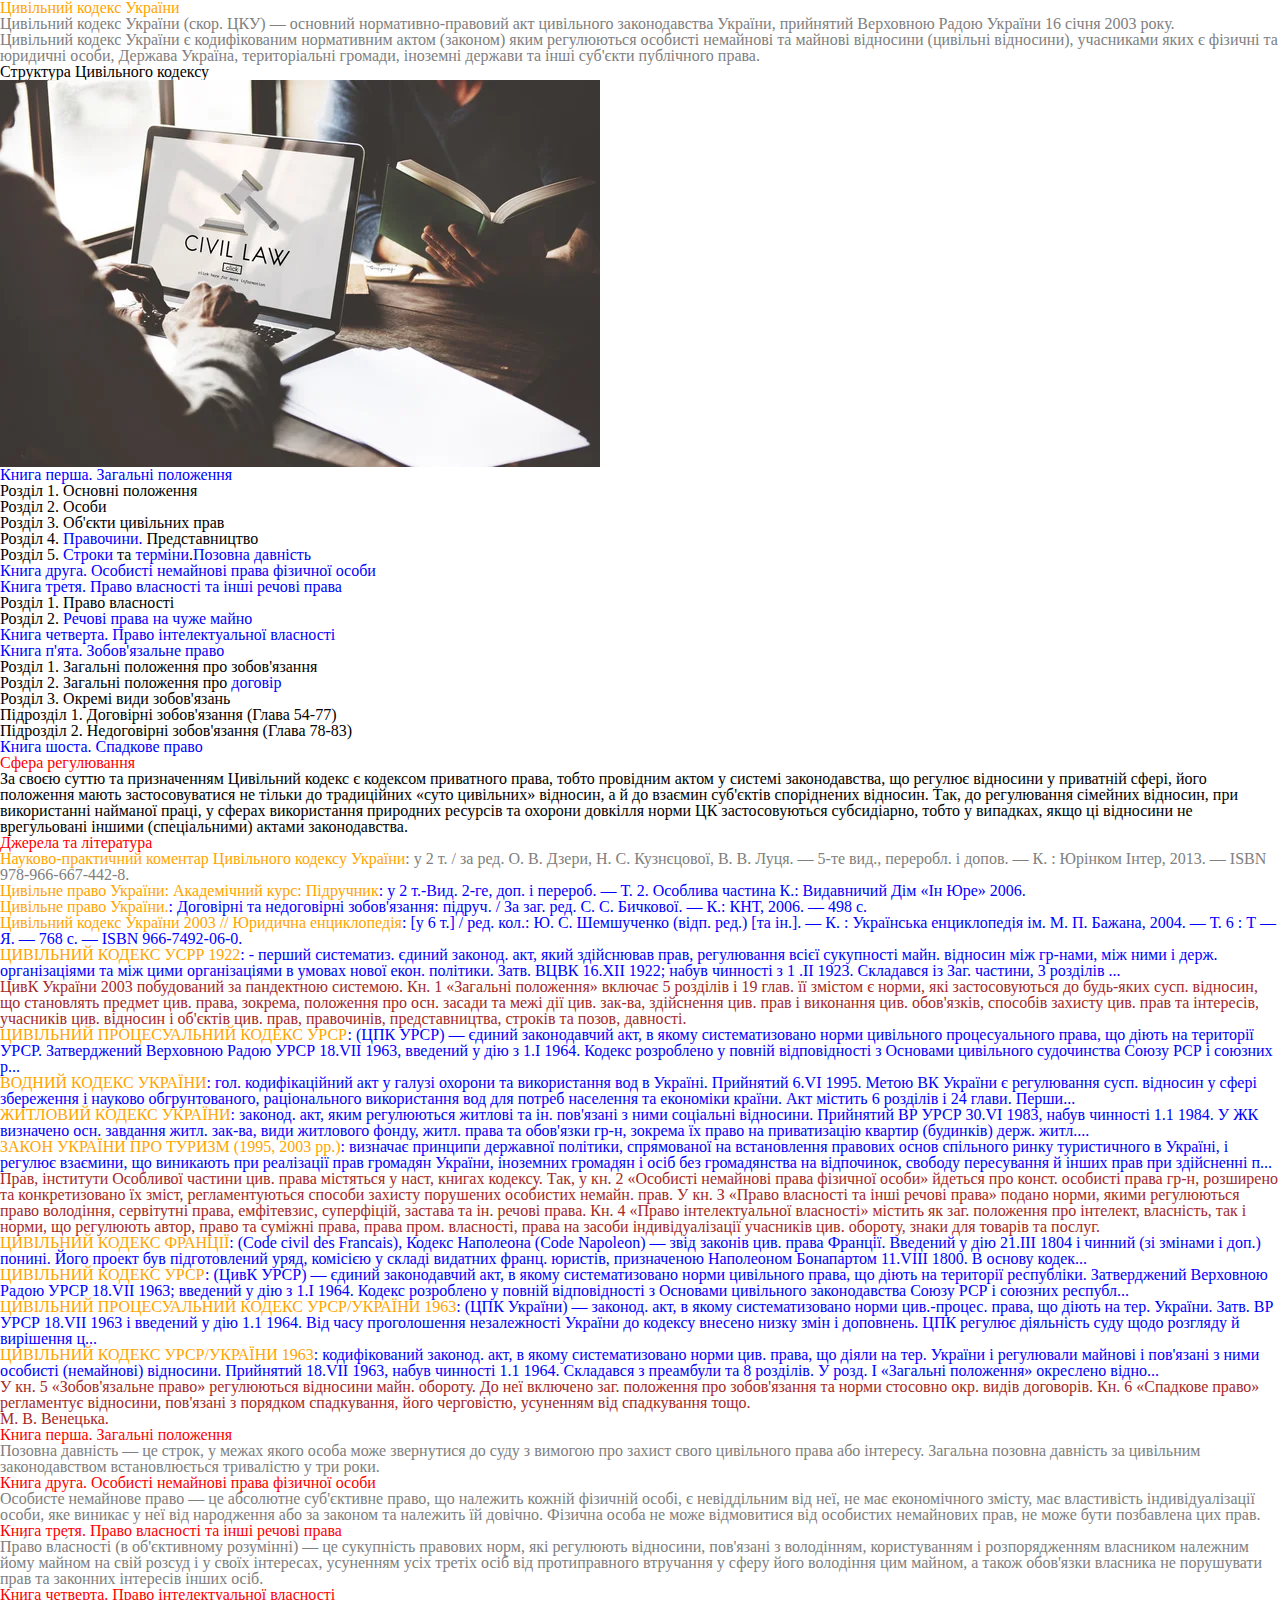
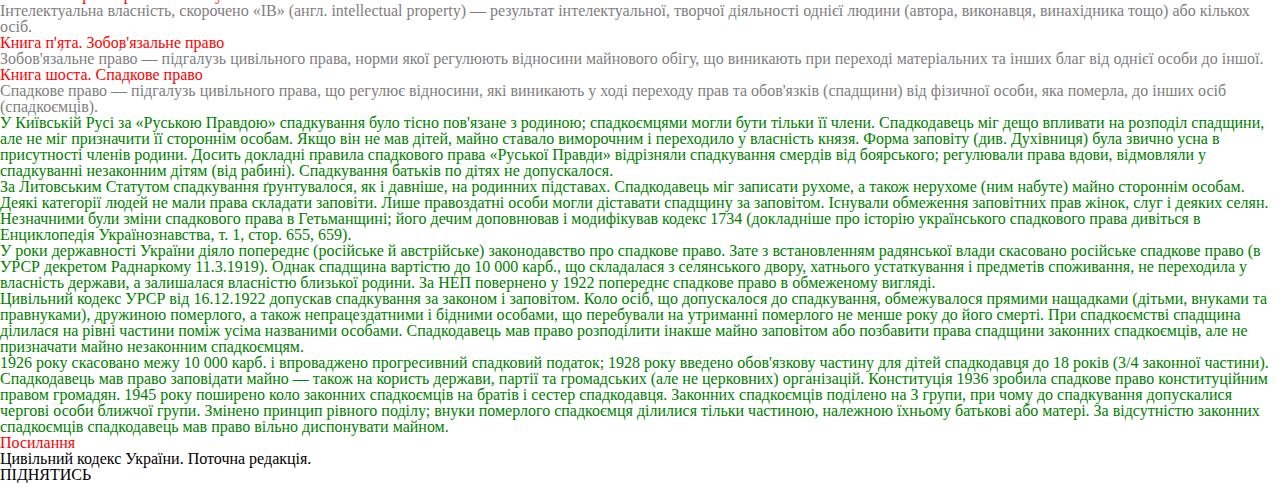
<file: lesson_3/articleOfUkraine/index.html>
<!DOCTYPE html>
<html lang="en">
	<head>
		<meta charset="UTF-8">
		<meta name="viewport" content="width=device-width, initial-scale=1.0">
		<link rel="stylesheet" href="css/style.css">
		<title>Головна</title>
	</head>
	<body>
	<header class="header">
			<h1 class="title" id="start"><a href="contacts.html">Цивільний кодекс
					України</a></h1>
	</header>
	<div class="page">
			<p>
				Цивільний кодекс України (скор. ЦКУ) — основний <a
					href="#">нормативно-правовий</a> <a href="#">акт
					цивільного законодавства</a> України, прийнятий <a href="#">Верховною Радою
					України 16 січня 2003</a> року.
			</p>
			<p>
				Цивільний кодекс України є кодифікованим нормативним актом (законом) яким
				регулюються особисті немайнові та <a href="#">майнові відносини</a>
				(цивільні
				відносини),
				учасниками яких є <a href="#">фізичні</a> та <a href="#">юридичні</a> особи,
				<a href="#">Держава Україна</a>, <a href="#">територіальні громади</a>,
				іноземні <a href="#">держави</a> та інші суб'єкти <a href="#">публічного
					права.</a>
			</p>
	</div>
	<div class="main">
			<h2>Структура Цивільного кодексу</h2>
			<a href="#"><img src="img/01.jpg" alt="Civil Law"></a>
			<ol>
					<li><a href="#section-1">Книга перша. Загальні положення</a></li>
					<ul>
						<li>Розділ 1. Основні положення</li>
						<li>Розділ 2. Особи</li>
						<li>Розділ 3. Об'єкти цивільних прав</li>
						<li>Розділ 4. <a href="#">Правочини.</a> Представництво</li>
						<li>Розділ 5. <a href="#">Строки</a> та <a href="#">терміни</a>.<a
								href="#">Позовна давність</a></li>
					</ul>
					<li><a href="#section-2">Книга друга. Особисті немайнові права фізичної
							особи</a></li>
					<li><a href="#section-3">Книга третя. Право власності та інші речові
						права</a></li>
					<ul>
					<li>Розділ 1. Право власності</a></li>
					<li>Розділ 2. <a href="#">Речові права на чуже майно</a></li>
				</ul>
				<li><a href="#section-4">Книга четверта. Право інтелектуальної
					власності</a></li>
				<li><a href="#section-5">Книга п'ята. Зобов'язальне право</a></li>
				<ul>
					<li>Розділ 1. Загальні положення про зобов'язання</li>
					<li>Розділ 2. Загальні положення про <a href="#">договір</a></li>
					<li>Розділ 3. Окремі види зобов'язань</li>
					<li>Підрозділ 1. Договірні зобов'язання (Глава 54-77)</li>
					<li>Підрозділ 2. Недоговірні зобов'язання (Глава 78-83)</li>
				</ul>
				<li><a href="#section-6">Книга шоста. Спадкове право</a></li>
			</ol>
	</div>
	<div class="scope-regulation">
			<h2 class="subtitle">Сфера регулювання</h2>
			<p>
				За своєю суттю та призначенням Цивільний кодекс є кодексом <a
					href="#">приватного права</a>, тобто провідним актом у системі <a
					href="#">законодавства</a>, що регулює відносини у приватній сфері, його
				положення мають застосовуватися не тільки до традиційних «суто цивільних»
				відносин, а й до взаємин суб'єктів споріднених відносин. Так, до
				регулювання
				сімейних відносин, при використанні найманої праці, у сферах використання
				природних ресурсів та охорони довкілля норми ЦК застосовуються субсидіарно,
				тобто у випадках, якщо ці відносини не врегульовані іншими (спеціальними)
				актами законодавства.
			</p>
	</div>
	<div class="main-section">
			<h2 class="subtitle">Джерела та література</h2>
			<p>
				<span class="title">Науково-практичний коментар Цивільного кодексу
					України</span>: у 2 т. / за ред. О. В. Дзери, Н. С. Кузнєцової, В. В. Луця.
				—
				5-те вид., переробл. і допов. — К. : Юрінком Інтер, 2013. — ISBN
				978-966-667-442-8.
			</p>
			<ul class="items">
				<li><span class="title">Цивільне право України: Академічний курс:
						Підручник</span>: у 2 т.-Вид. 2-ге, доп. і перероб. — Т. 2. Особлива
					частина
					К.: Видавничий Дім «Ін Юре» 2006.
				</li>
				<li><span class="title">Цивільне право України.</span>: Договірні та
					недоговірні зобов'язання: підруч. / За заг. ред. С. С. Бичкової. — К.: КНТ,
					2006. — 498 с.
				</li>
				<li><span class="title">Цивільний кодекс України 2003 // Юридична
						енциклопедія</span>: [у 6 т.] / ред. кол.: Ю. С. Шемшученко (відп. ред.)
					[та
					ін.]. — К. : Українська енциклопедія ім. М. П. Бажана, 2004. — Т. 6 : Т — Я.
					— 768 с. — ISBN 966-7492-06-0.
				</li>
				<li><span class="title">ЦИВІЛЬНИЙ КОДЕКС УСРР 1922</span>: - перший
					систематиз. єдиний законод. акт, який здійснював прав, регулювання всієї
					сукупності майн. відносин між гр-нами, між ними і держ. організаціями та між
					цими організаціями в умовах нової екон. політики. Затв. ВЦВК 16.ХІІ 1922;
					набув чинності з 1 .II 1923. Складався із Заг. частини, 3 розділів ...
				</li>
			</ul>
			<p>
				ЦивК України 2003 побудований за пандектною системою. Кн. 1 «Загальні
				положення» включає 5 розділів і 19 глав. її змістом є норми, які
				застосовуються до будь-яких сусп. відносин, що становлять предмет цив. права,
				зокрема, положення про осн. засади та межі дії цив. зак-ва, здійснення цив.
				прав і виконання цив.
				обов'язків, способів захисту цив. прав та інтересів, учасників цив. відносин і об'єктів
				цив. прав, правочинів, представництва, строків та позов, давності.
			</p>
			<ul class="items">
				<li><span class="title">ЦИВІЛЬНИЙ ПРОЦЕСУАЛЬНИЙ КОДЕКС УРСР</span>: (ЦПК
					УРСР)
					— єдиний законодавчий акт, в якому систематизовано норми цивільного
					процесуального права, що діють на території УРСР. Затверджений Верховною
					Радою УРСР 18.VII 1963, введений у дію з 1.І 1964. Кодекс розроблено у
					повній
					відповідності з Основами цивільного судочинства Союзу РСР і союзних р...
				</li>
				<li><span class="title">ВОДНИЙ КОДЕКС УКРАЇНИ</span>: гол. кодифікаційний
					акт у галузі охорони та використання вод в Україні. Прийнятий 6.VI 1995.
					Метою ВК України є регулювання сусп. відносин у сфері збереження і науково
					обгрунтованого, раціонального використання вод для потреб населення та
					економіки країни. Акт містить 6 розділів і 24 глави. Перши...
				</li>
				<li><span class="title">ЖИТЛОВИЙ КОДЕКС УКРАЇНИ</span>: законод. акт, яким
					регулюються житлові та ін.
					пов'язані з ними соціальні відносини. Прийнятий ВР УРСР 30.VІ 1983, набув чинності 1.1 1984. У ЖК визначено осн. завдання житл. зак-ва, види житлового фонду, житл. права та обов'язки
					гр-н, зокрема їх право на приватизацію квартир (будинків) держ. житл....
				</li>
				<li><span class="title">ЗАКОН УКРАЇНИ ПРО ТУРИЗМ (1995, 2003 рр.)</span>:
					визначає принципи державної політики, спрямованої на встановлення правових
					основ спільного ринку туристичного в Україні, і регулює взаємини, що
					виникають при реалізації прав громадян України, іноземних громадян і осіб
					без
					громадянства на відпочинок, свободу пересування й інших прав при здійсненні
					п...
				</li>
			</ul>
			<p>
				Прав, інститути Особливої частини цив. права містяться у наст, книгах
				кодексу.
				Так, у кн. 2 «Особисті немайнові права фізичної особи» йдеться про конст.
				особисті права гр-н, розширено та конкретизовано їх зміст, регламентуються
				способи захисту порушених особистих немайн. прав. У кн. З «Право власності та
				інші речові права» подано норми, якими регулюються право володіння,
				сервітутні
				права, емфітевзис, суперфіцій, застава та ін. речові права. Кн. 4 «Право
				інтелектуальної власності» містить як заг. положення про інтелект, власність,
				так і норми, що регулюють автор, право та суміжні права, права пром.
				власності, права на засоби індивідуалізації учасників цив. обороту, знаки для
				товарів та послуг.
			</p>
			<ul class="items">
				<li><span class="title">ЦИВІЛЬНИЙ КОДЕКС ФРАНЦІЇ</span>: (Code civil des
					Francais), Кодекс Наполеона (Code Napoleon) — звід законів цив. права
					Франції. Введений у дію 21.ІІІ 1804 і чинний (зі змінами і доп.) понині.
					Його
					проект був підготовлений уряд, комісією у складі видатних франц. юристів,
					призначеною Наполеоном Бонапартом 11.VIII 1800. В основу кодек...
				</li>
				<li><span class="title">ЦИВІЛЬНИЙ КОДЕКС УРСР</span>: (ЦивК УРСР) — єдиний
					законодавчий акт, в якому систематизовано норми цивільного права, що діють
					на
					території республіки. Затверджений Верховною Радою УРСР 18.VII 1963;
					введений
					у дію з 1.І 1964. Кодекс розроблено у повній відповідності з Основами
					цивільного законодавства Союзу РСР і союзних республ...
				</li>
				<li><span class="title">ЦИВІЛЬНИЙ ПРОЦЕСУАЛЬНИЙ КОДЕКС УРСР/УКРАЇНИ
						1963</span>: (ЦПК України) — законод. акт, в якому систематизовано норми
					цив.-процес. права, що діють на тер. України. Затв. ВР УРСР 18.VII 1963 і
					введений у дію 1.1 1964. Від часу проголошення незалежності України до
					кодексу внесено низку змін і доповнень. ЦПК регулює діяльність суду щодо
					розгляду й вирішення ц...
				</li>
				<li><span class="title">ЦИВІЛЬНИЙ КОДЕКС УРСР/УКРАЇНИ 1963</span>:
					кодифікований законод. акт, в якому систематизовано норми цив. права, що
					діяли на тер. України і регулювали майнові і пов'язані з ними особисті
					(немайнові) відносини. Прийнятий 18.VII 1963, набув чинності 1.1 1964.
					Складався з преамбули та 8 розділів. У розд. І «Загальні положення»
					окреслено
					відно...
				</li>
			</ul>
			<p>
				У кн. 5
				«Зобов'язальне право» регулюються відносини майн. обороту. До неї включено заг. положення про зобов'язання
				та норми стосовно окр. видів договорів. Кн. 6 «Спадкове право» регламентує
				відносини, пов'язані з порядком спадкування, його черговістю, усуненням від
				спадкування тощо. <br> М. В. Венецька.
			</p>
	</div>
	<div class="article">
			<h2 class="subtitle" id="section-1">Книга перша. Загальні положення</h2>
			<p>
				Позовна давність — це строк, у межах якого особа може звернутися до суду з
				вимогою про захист свого цивільного права або інтересу. Загальна позовна
				давність за цивільним законодавством встановлюється тривалістю у три роки.
			</p>
			<h2 class="subtitle" id="section-2">Книга друга. Особисті немайнові права
				фізичної особи</h2>
			<p>
				Особисте немайнове право — це абсолютне суб'єктивне право, що належить
				кожній
				фізичній особі, є невіддільним від неї, не має економічного змісту, має
				властивість індивідуалізації особи, яке виникає у неї від народження або за
				законом та належить їй довічно. Фізична особа не може відмовитися від
				особистих немайнових прав, не може бути позбавлена цих прав.
			</p>
			<h2 class="subtitle" id="section-3">Книга третя. Право власності та інші
				речові права</h2>
			<p>
				Пра́во вла́сності (в
				об'єктивному розумінні) — це сукупність правових норм, які регулюють відносини, пов'язані
				з володінням, користуванням і розпорядженням власником належним йому майном
				на свій розсуд і у своїх інтересах, усуненням усіх третіх осіб від
				протиправного втручання у сферу його володіння цим майном, а також обов'язки
				власника не порушувати прав та законних інтересів інших осіб.
			</p>
			<h2 class="subtitle" id="section-4">Книга четверта. Право інтелектуальної
				власності</h2>
			<p>
				Інтелектуальна власність, скорочено «ІВ» (англ. intellectual property) —
				результат інтелектуальної, творчої діяльності однієї людини (автора,
				виконавця, винахідника тощо) або кількох осіб.
			</p>
			<h2 class="subtitle" id="section-5">Книга п'ята. Зобов'язальне право</h2>
			<p>
				Зобов'яза́льне пра́во — підгалузь цивільного права, норми якої регулюють
				відносини майнового обігу, що виникають при переході матеріальних та інших
				благ від однієї особи до іншої.
			</p>
			<h2 class="subtitle" id="section-6">Книга шоста. Спадкове право</h5>
			<p>
				Спадкове право — підгалузь цивільного права, що регулює відносини, які
				виникають у ході переходу прав та обов'язків (спадщини) від фізичної особи,
				яка померла, до інших осіб (спадкоємців).
			</p>
	</div>
	<div id="container-for-blogs">
			<p>
				У Київській Русі за «Руською Правдою» спадкування було тісно пов'язане з
				родиною; спадкоємцями могли бути тільки її члени. Спадкодавець міг дещо
				впливати на розподіл спадщини, але не міг призначити її стороннім особам.
				Якщо
				він не мав дітей, майно ставало виморочним і переходило у власність князя.
				Форма заповіту (див. Духівниця) була звично усна в присутності членів родини.
				Досить докладні правила спадкового права «Руської Правди» відрізняли
				спадкування смердів від боярського; регулювали права вдови, відмовляли у
				спадкуванні незаконним дітям (від рабині). Спадкування батьків по дітях не
				допускалося.
			</p>
			<p>
				За Литовським Статутом спадкування ґрунтувалося, як і давніше, на родинних
				підставах. Спадкодавець міг записати рухоме, а також нерухоме (ним набуте)
				майно стороннім особам. Деякі категорії людей не мали права складати
				заповіти.
				Лише правоздатні особи могли діставати спадщину за заповітом. Існували
				обмеження заповітних прав жінок, слуг і деяких селян.

				Незначними були зміни спадкового права в Гетьманщині; його дечим доповнював і
				модифікував кодекс 1734 (докладніше про історію українського спадкового права
				дивіться в Енциклопедія Українознавства, т. 1, стор. 655, 659).
			</p>
			<p>
				У роки державності України діяло попереднє (російське й австрійське)
				законодавство про спадкове право. Зате з встановленням радянської влади
				скасовано російське спадкове право (в УРСР декретом Раднаркому 11.3.1919).
				Однак спадщина вартістю до 10 000 карб., що складалася з селянського двору,
				хатнього устаткування і предметів споживання, не переходила у власність
				держави, а залишалася власністю близької родини. За НЕП повернено у 1922
				попереднє спадкове право в обмеженому вигляді.
			</p>
			<p>
				Цивільний кодекс УРСР від 16.12.1922 допускав спадкування за законом і
				заповітом. Коло осіб, що допускалося до спадкування, обмежувалося прямими
				нащадками (дітьми, внуками та правнуками), дружиною померлого, а також
				непрацездатними і бідними особами, що перебували на утриманні померлого не
				менше року до його смерті. При спадкоємстві спадщина ділилася на рівні
				частини поміж усіма названими особами. Спадкодавець мав право розподілити
				інакше майно заповітом або позбавити права спадщини законних спадкоємців, але
				не призначати майно незаконним спадкоємцям.
			</p>
			<p>
				1926 року скасовано межу 10 000 карб. і впроваджено прогресивний спадковий
				податок; 1928 року введено обов'язкову частину для дітей спадкодавця до 18
				років (3/4 законної частини). Спадкодавець мав право заповідати майно — також
				на користь держави, партії та громадських (але не церковних) організацій.
				Конституція 1936 зробила спадкове право конституційним правом громадян. 1945
				року поширено коло законних спадкоємців на братів і сестер спадкодавця.
				Законних спадкоємців поділено на З групи, при чому до спадкування допускалися
				чергові особи ближчої групи. Змінено принцип рівного поділу; внуки померлого
				спадкоємця ділилися тільки частиною, належною їхньому батькові або матері. За
				відсутністю законних спадкоємців спадкодавець мав право вільно диспонувати
				майном.
			</p>
	</div>
	<div class="links">
			<h2 class="subtitle">Посилання</h2>
			<ul>
				<li><a href="https://zakon.rada.gov.ua/laws/show/435-15#Text"
						target="_blank">Цивільний
						кодекс України.</a> Поточна редакція.</li>
			</ul>
	</div>
	<footer>
			<a href="#start">ПІДНЯТИСЬ</a>
	</footer>
	</body>
</html>
</file>
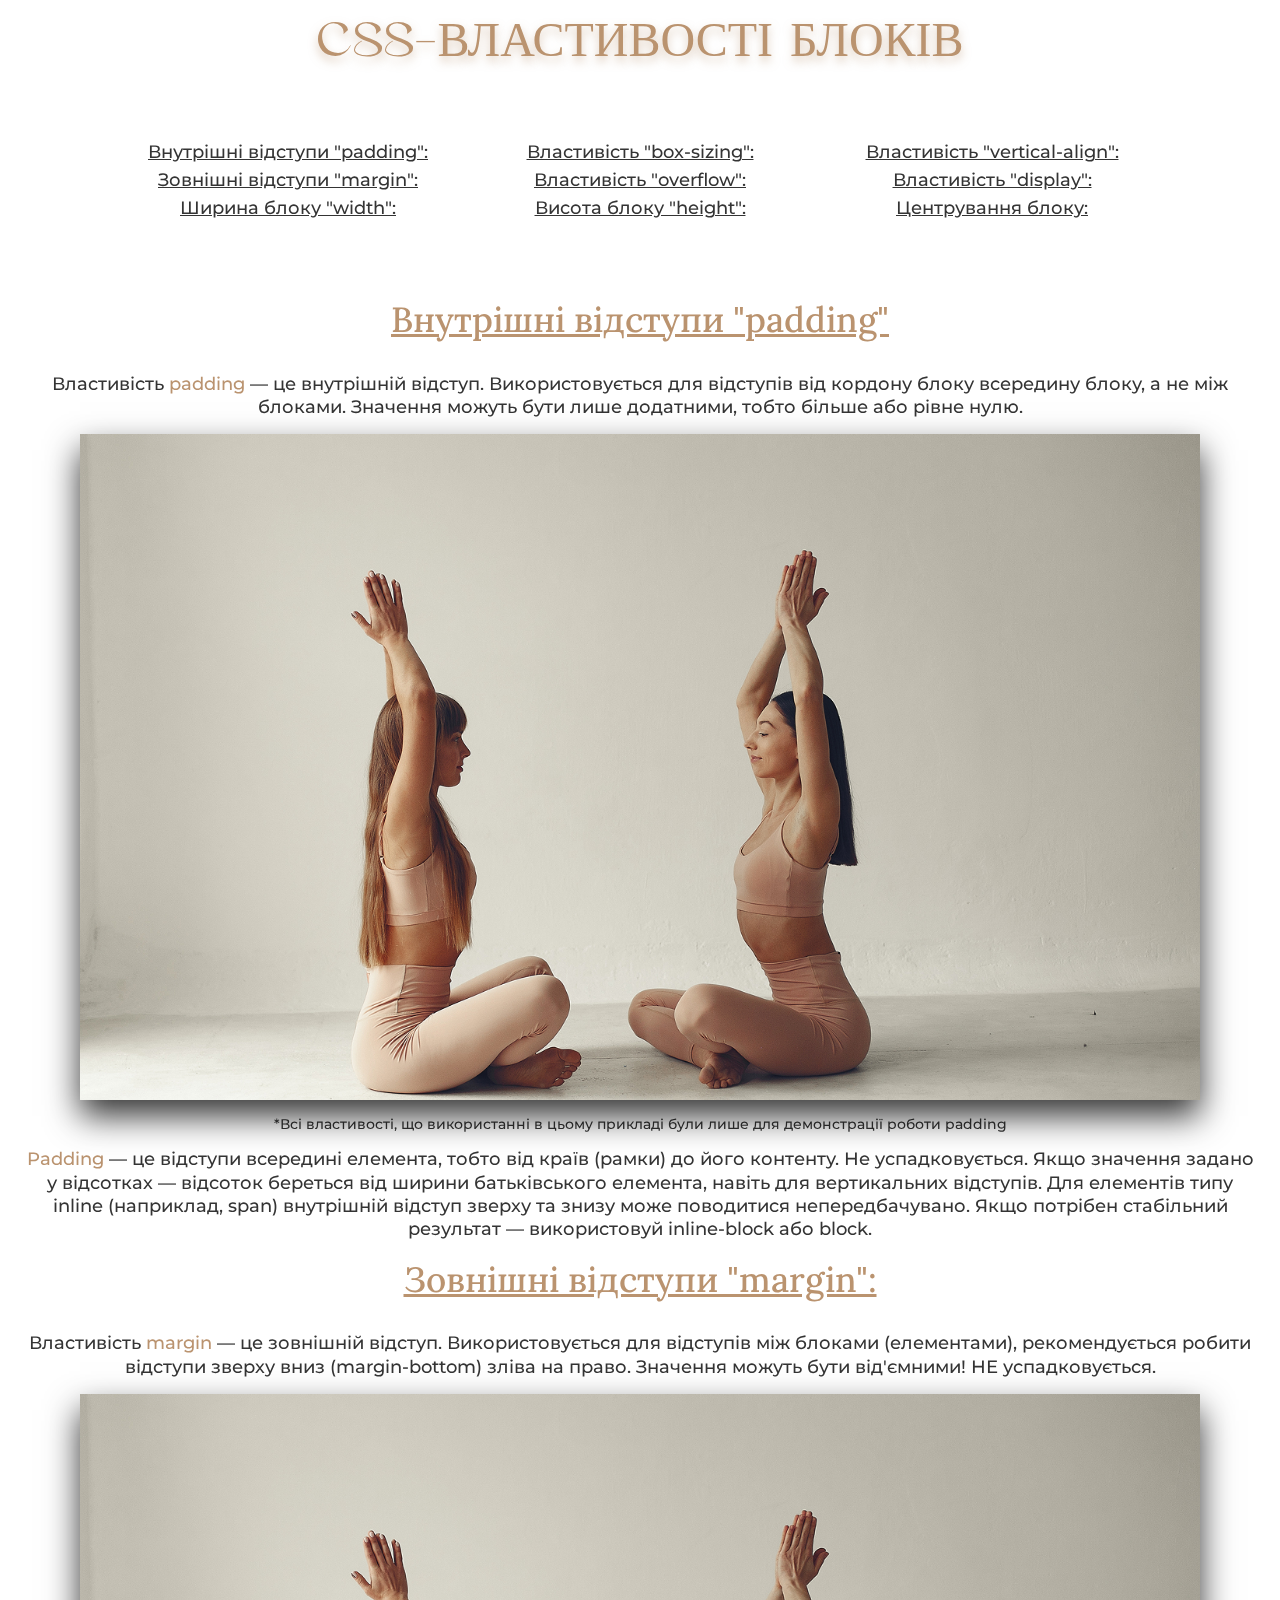
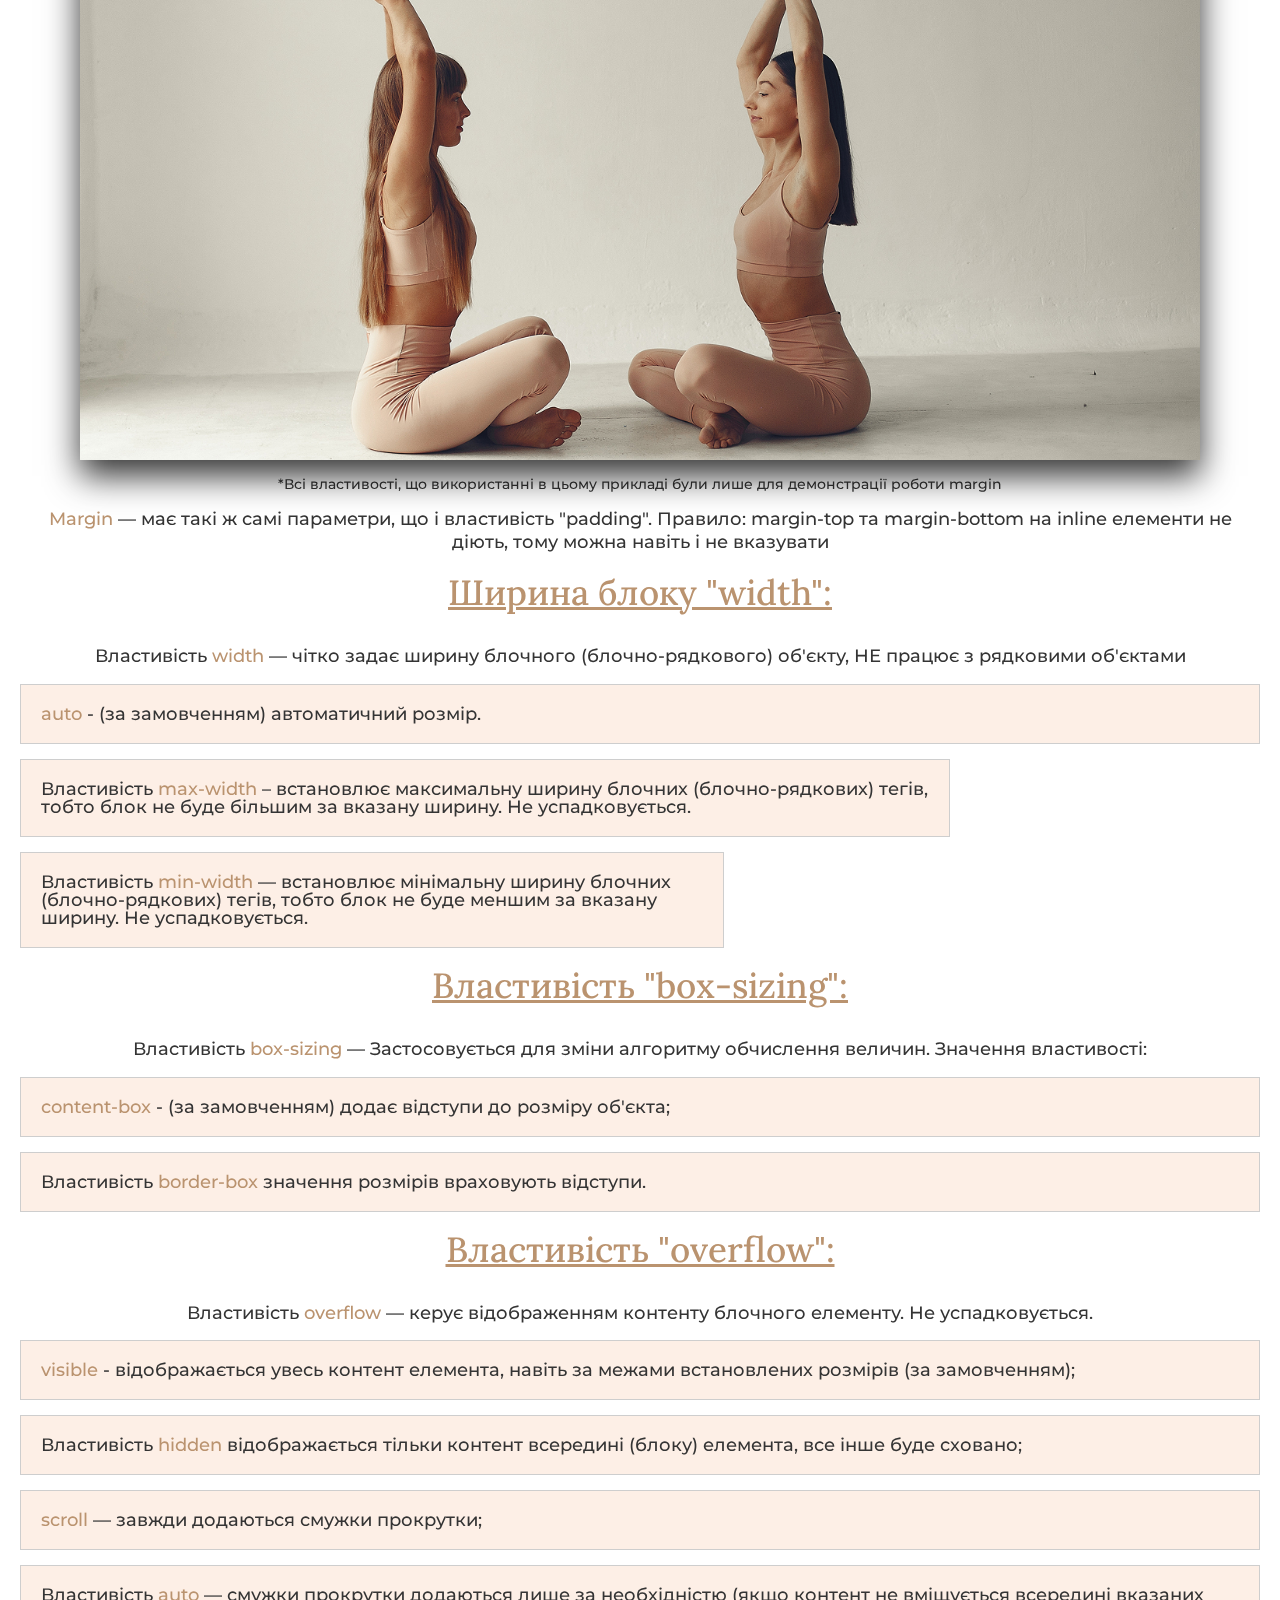
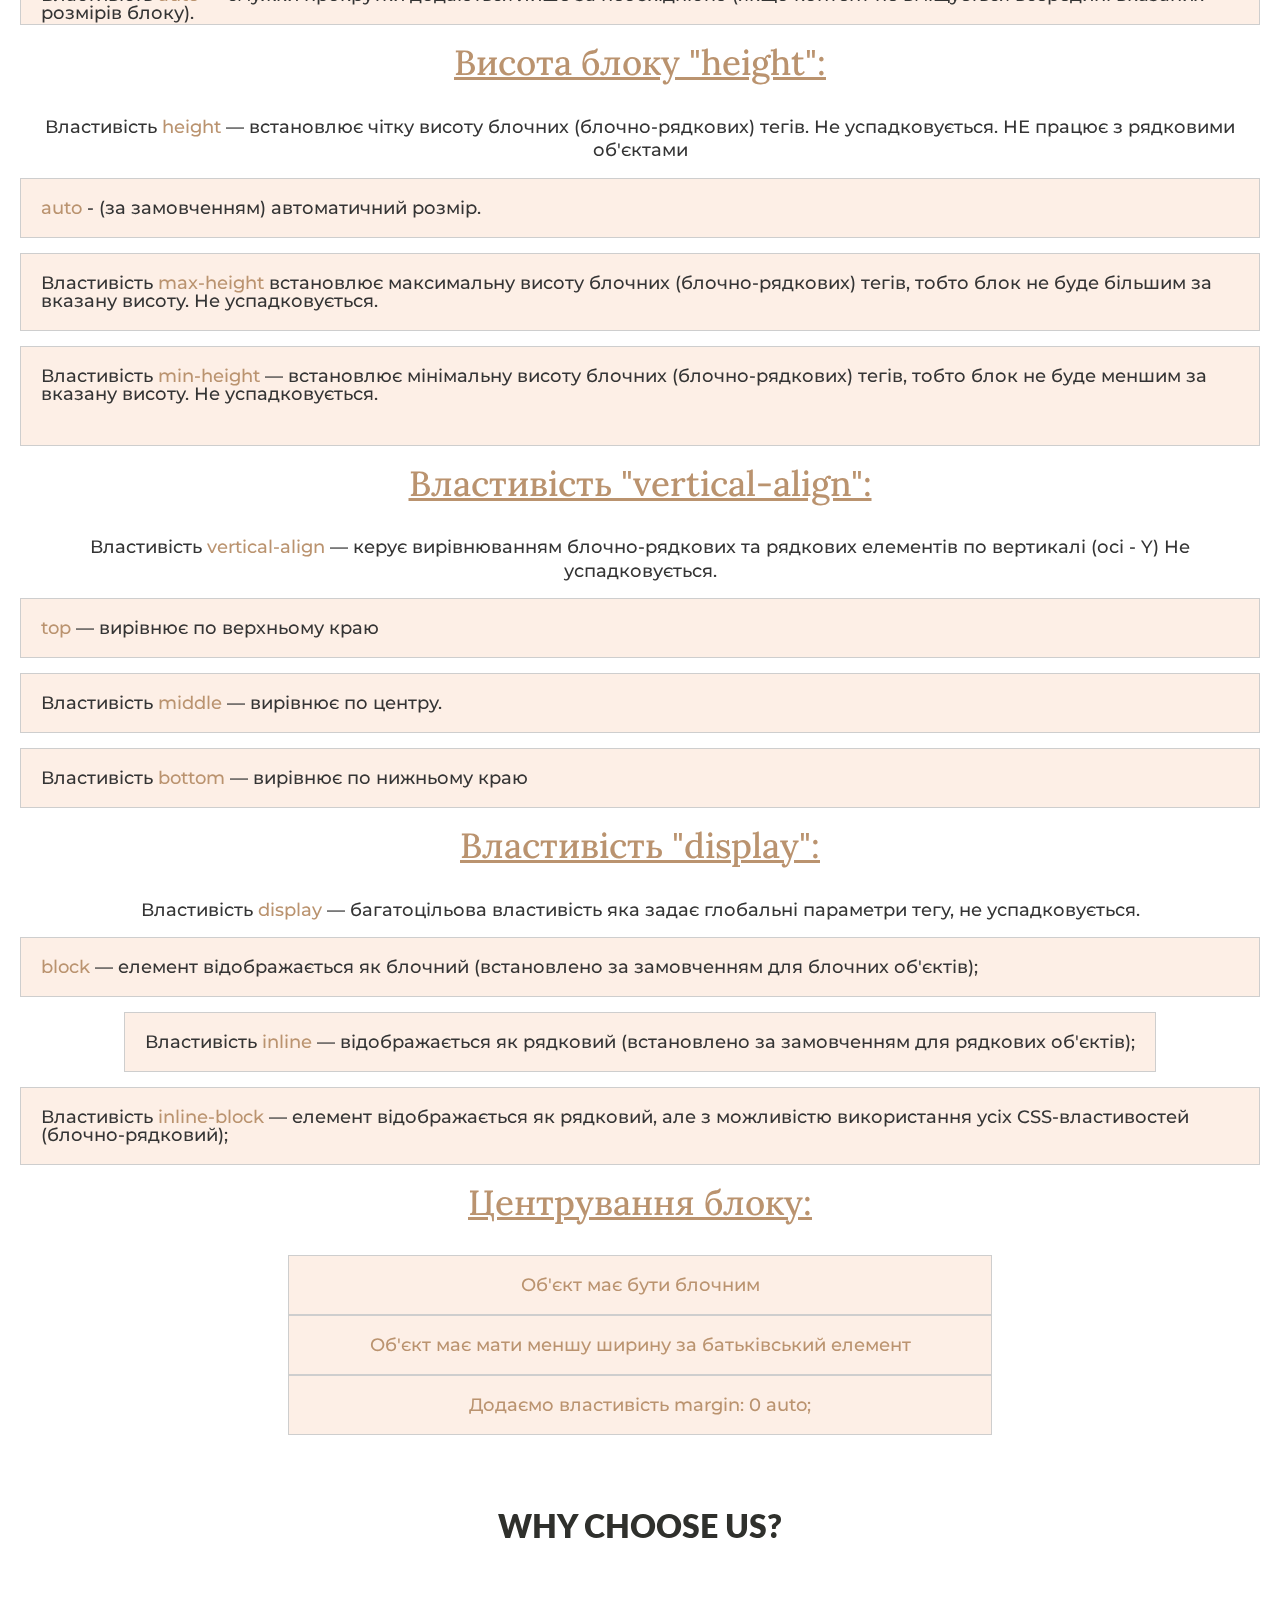
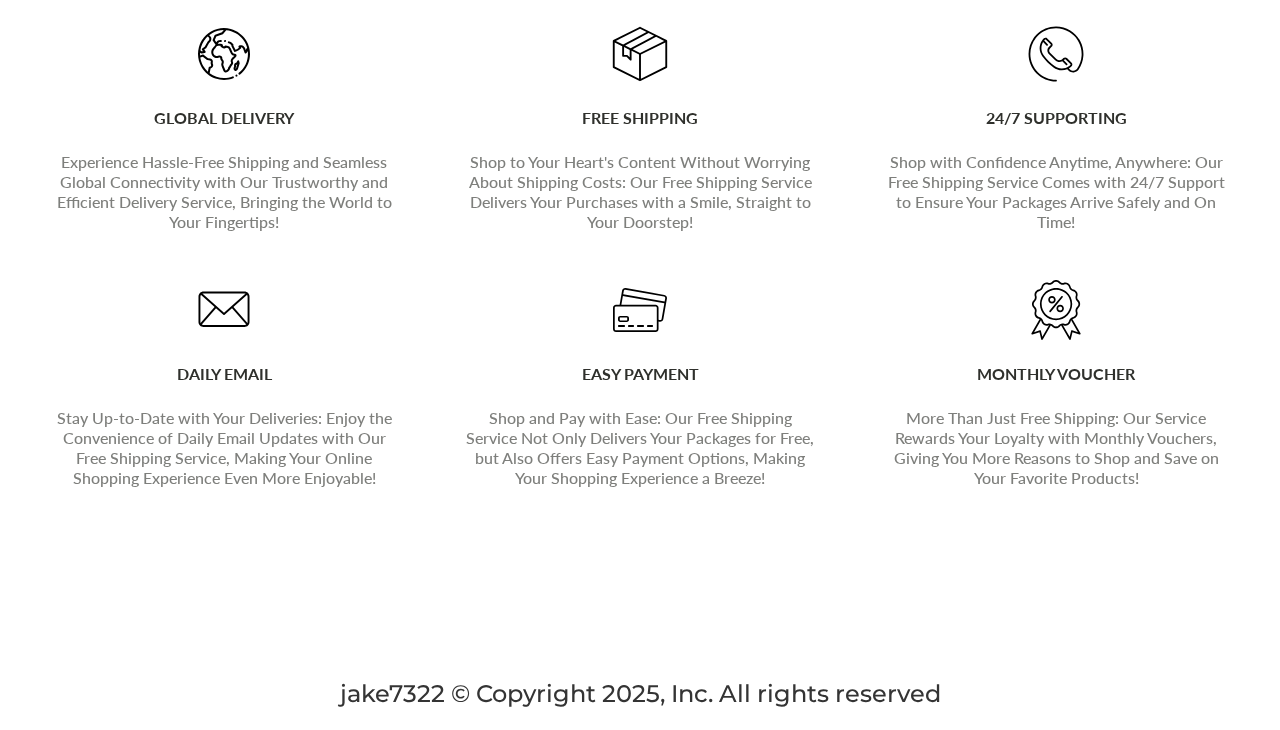
<file: lesson_05/CssBlockProperties/CssBlockProperties/index.html>
<!DOCTYPE html>
<html lang="uk">
	<head>
		<meta charset="UTF-8">
		<meta name="viewport" content="width=device-width, initial-scale=1.0">
		<link rel="preconnect" href="https://fonts.googleapis.com">
		<link rel="preconnect" href="https://fonts.gstatic.com" crossorigin>
		<link
			href="https://fonts.googleapis.com/css2?family=Montserrat:wght@400;500;700&display=swap"
			rel="stylesheet">
		<link
			href="https://fonts.googleapis.com/css2?family=Lora:wght@400;500;700&display=swap"
			rel="stylesheet">
		<link
			href="https://fonts.googleapis.com/css2?family=Lato:wght@500;700;800&display=swap"
			rel="stylesheet">
		<link rel="stylesheet" href="css/style.css">
		<title>Whisper of History</title>
	</head>
	<body>
		<div class="wrapper">
			<header class="header">
				<h1 class="title">CSS-властивості блоків</h1>
				<nav class="nav">
					<ul class="items">
						<li class="list"><a href="#section1" class="list__link">Внутрішні
								відступи
								"padding":</a></li>
						<li class="list"><a href="#section2" class="list__link">Зовнішні
								відступи
								"margin":</a></li>
						<li class="list"><a href="#section3" class="list__link">Ширина блоку
								"width":</a></li>
					</ul>
					<ul class="items">
						<li class="list"><a href="#section4" class="list__link">Властивість
								"box-sizing":</a></li>
						<li class="list"><a href="#section5" class="list__link">Властивість
								"overflow":</a></li>
						<li class="list"><a href="#section6" class="list__link">
								Висота блоку "height":</a></li>
					</ul>
					<ul class="items">
						<li class="list"><a href="#section7" class="list__link">Властивість
								"vertical-align":</a></li>
						<li class="list"><a href="#section8" class="list__link">Властивість
								"display":</a></li>
						<li class="list"><a href="#section9" class="list__link">Центрування
								блоку:</a></li>
					</ul>
				</nav>
			</header>
			<main class="main">
				<div id="section1" class="padding">
					<h2 class="sub-title">Внутрішні відступи "padding"</h2>
					<div class="text">
						<p>Властивість <span>padding</span> — це внутрішній відступ.
							Використовується для
							відступів від кордону блоку всередину блоку, а не між блоками. Значення
							можуть бути лише додатними, тобто більше або
							рівне нулю.
						</p>
						<div class="figure">
							<img src="img/01.jpg" alt="yoga">
							<div class="figcaption">
								<h3>Padding</h3>
							</div>
						</div>
						<p class="comments">
							*Всі властивості, що використанні в цьому прикладі були лише для
							демонстрації роботи padding
						</p>
						<p><span>Padding</span> — це відступи всередині елемента, тобто від країв
							(рамки) до його контенту.

							Не успадковується.

							Якщо значення задано у відсотках — відсоток береться від ширини
							батьківського елемента, навіть для вертикальних відступів.

							Для елементів типу inline (наприклад, span) внутрішній відступ
							зверху та знизу може поводитися непередбачувано.
							Якщо потрібен стабільний результат — використовуй inline-block або
							block.
						</p>
					</div>
				</div>
				<div id="section2" class="margin">
					<h2 class="sub-title">Зовнішні відступи "margin":</h2>
					<div class="text">
						<p>
							Властивість <span>margin</span> — це зовнішній відступ.
							Використовується для відступів між блоками (елементами), рекомендується
							робити відступи зверху вниз (margin-bottom) зліва на право. Значення
							можуть бути від'ємними! НЕ успадковується.
						</p>
						<div class="figure">
							<img src="img/01.jpg" alt="yoga">
							<div class="figcaption">
								<h3>Margin</h3>
							</div>
						</div>
						<p class="comments">
							*Всі властивості, що використанні в цьому прикладі були лише для
							демонстрації роботи margin
						</p>
						<p><span>Margin</span> — має такі ж самі параметри, що і властивість
							"padding". Правило: margin-top та margin-bottom на inline елементи не
							діють, тому можна навіть і не вказувати
						</p>
					</div>
				</div>
				<div id="section3" class="width">
					<h2 class="sub-title">Ширина блоку "width":</h2>
					<div class="text">
						<p>
							Властивість <span>width</span> — чітко задає ширину блочного
							(блочно-рядкового) об'єкту, НЕ працює з рядковими об'єктами
						</p>
						<ul class="width-example">
							<li class="width"><span>auto</span> - (за замовченням) автоматичний
								розмір.</li>
							<li class="max-width">Властивість <span>max-width</span> – встановлює
								максимальну
								ширину блочних (блочно-рядкових) тегів, тобто блок не буде більшим за
								вказану ширину. Не успадковується.</li>
							<li class="min-width">Властивість <span>min-width</span> — встановлює
								мінімальну
								ширину блочних (блочно-рядкових) тегів, тобто блок не буде меншим за
								вказану ширину. Не успадковується.</li>
						</ul>
					</div>
				</div>
				<div id="section4" class="box-sizing">
					<h2 class="sub-title">Властивість "box-sizing":</h2>
					<div class="text">
						<p>
							Властивість <span>box-sizing</span> — Застосовується для зміни алгоритму
							обчислення величин. Значення властивості:
						</p>
						<ul class="box-sizing-example">
							<li class="content-box"><span>content-box</span> - (за замовченням) додає
								відступи до розміру об'єкта;
							</li>
							<li class="border-box">Властивість <span>border-box</span> значення
								розмірів
								враховують відступи.
							</li>
						</ul>
					</div>
				</div>
				<div id="section5" class="overflow">
					<h2 class="sub-title">Властивість "overflow":</h2>
					<div class="text">
						<p>
							Властивість <span>overflow</span> — керує відображенням контенту
							блочного
							елементу. Не успадковується.
						</p>
						<ul class="overflow-example">
							<li class="visible"><span>visible</span> - відображається увесь контент
								елемента, навіть за межами встановлених
								розмірів (за замовченням);
							</li>
							<li class="hidden">Властивість <span>hidden</span> відображається
								тільки
								контент всередині (блоку) елемента, все інше
								буде сховано;
							</li>
							<li class="scroll"><span>scroll</span> — завжди додаються смужки
								прокрутки;
							</li>
							<li class="auto">Властивість <span>auto</span> — смужки прокрутки
								додаються лише за необхідністю (якщо контент не вміщується всередині
								вказаних розмірів блоку).
							</li>
						</ul>
					</div>
				</div>
				<div id="section6" class="height">
					<h2 class="sub-title">Висота блоку "height":</h2>
					<div class="text">
						<p>
							Властивість <span>height</span> — встановлює чітку висоту блочних
							(блочно-рядкових) тегів. Не
							успадковується. НЕ працює з рядковими об'єктами
						</p>
						<ul class="height-example">
							<li class="height"><span>auto</span> - (за замовченням) автоматичний
								розмір.
							</li>
							<li class="max-height">Властивість <span>max-height</span> встановлює
								максимальну висоту блочних (блочно-рядкових) тегів, тобто блок не буде
								більшим за вказану висоту. Не успадковується.
							</li>
							<li class="min-height">Властивість <span>min-height</span> — встановлює
								мінімальну висоту блочних (блочно-рядкових)
								тегів, тобто блок не буде меншим за вказану висоту. Не
								успадковується.
							</li>
						</ul>
					</div>
				</div>
				<div id="section7" class="vertical-align">
					<h2 class="sub-title">Властивість "vertical-align":</h2>
					<div class="text">
						<p>
							Властивість <span>vertical-align</span> — керує вирівнюванням
							блочно-рядкових та рядкових елементів по вертикалі (осі - Y) Не
							успадковується.
						</p>
						<ul class="vertical-align-example">
							<li class="top"><span>top</span> — вирівнює по верхньому краю
							</li>
							<li class="middle">Властивість <span>middle</span> — вирівнює по
								центру.
							</li>
							<li class="bottom">Властивість <span>bottom</span> — вирівнює по
								нижньому
								краю
							</li>
						</ul>
					</div>
				</div>
				<div id="section8" class="display">
					<h2 class="sub-title">Властивість "display":</h2>
					<div class="text">
						<p>
							Властивість <span>display</span> — багатоцільова властивість яка задає
							глобальні параметри тегу, не успадковується.
						</p>
						<ul class="display-example">
							<li class="block"><span>block</span> — елемент відображається як
								блочний (встановлено за замовченням для блочних об'єктів);
							</li>
							<li class="inline-block">Властивість <span>inline</span> — відображається
								як
								рядковий (встановлено за замовченням для рядкових об'єктів);
							</li>
							<li class="inline">Властивість <span>inline-block</span> — елемент
								відображається як рядковий, але з можливістю використання усіх
								CSS-властивостей (блочно-рядковий);
							</li>
						</ul>
					</div>
				</div>
				<div id="section9" class="position">
					<h2 class="sub-title">Центрування блоку:</h2>
					<div class="text">
						<ul class="position-example">
							<li><span>Об'єкт має бути блочним</span>
							</li>
							<li><span>Об'єкт має мати меншу ширину за
									батьківський елемент</span>
							</li>
							<li><span>Додаємо властивість margin: 0
									auto;</span>
							</li>
						</ul>
					</div>
				</div>
			</main>
			<div class="cards">
				<div class="cards-container">
					<h2 class="cards-title">WHY CHOOSE US?</h2>
					<div class="cards-items">
						<div class="item-card">
							<div class="content">
								<img class="card-image" src="./img/02.svg"
									alt="global delivery">
								<h3>global delivery</h3>
								<p>Experience Hassle-Free Shipping and Seamless Global Connectivity with
									Our Trustworthy and Efficient Delivery Service, Bringing the World to
									Your Fingertips!</p>
							</div>
						</div>
						<div class="item-card">
							<div class="content">
								<img class="card-image" src="./img/03.svg"
									alt="free shipping">
								<h3>free shipping</h3>
								<p>Shop to Your Heart's Content Without Worrying About Shipping Costs:
									Our Free Shipping Service Delivers Your Purchases with a Smile,
									Straight to Your Doorstep!</p>
							</div>
						</div>
						<div class="item-card">
							<div class="content">
								<img class="card-image" src="./img/04.svg"
									alt="24/7 supporting">
								<h3>24/7 supporting</h3>
								<p>Shop with Confidence Anytime, Anywhere: Our Free Shipping Service
									Comes with 24/7 Support to Ensure Your Packages Arrive Safely and On
									Time!</p>
							</div>
						</div>
						<div class="item-card">
							<div class="content">
								<img class="card-image" src="./img/05.svg"
									alt="daily email">
								<h3>daily email</h3>
								<p>Stay Up-to-Date with Your Deliveries: Enjoy the Convenience of Daily
									Email Updates with Our Free Shipping Service, Making Your Online
									Shopping Experience Even More Enjoyable!</p>
							</div>
						</div>
						<div class="item-card">
							<div class="content">
								<img class="card-image" src="./img/06.svg"
									alt="easy payment">
								<h3>easy payment</h3>
								<p>Shop and Pay with Ease: Our Free Shipping Service Not Only Delivers
									Your Packages for Free, but Also Offers Easy Payment Options, Making
									Your Shopping Experience a Breeze!</p>
							</div>
						</div>
						<div class="item-card">
							<div class="content">
								<img class="card-image" src="./img/07.svg"
									alt="monthly voucher">
								<h3>monthly voucher</h3>
								<p>More Than Just Free Shipping: Our Service Rewards Your Loyalty with
									Monthly Vouchers, Giving You More Reasons to Shop and Save on Your
									Favorite Products!</p>
							</div>
						</div>
					</div>
				</div>
			</div>
			<footer class="footer">
				<h4 class="footer-title">jake7322 © Copyright 2025, Inc. All rights
					reserved</h4>
			</footer>
		</div>
	</body>
</html>
</file>
<file: CssBlockProperties/css/style.css>
/* =================================Підключення обнулення стилів======================================= */

@import url("reset.css");

/* =================================================================================================== */
/* =================================Підключення шрифів================================================ */

@import url(fonts.css);

/* =================================================================================================== */
/* =================================Плавна прокрутка сайту============================================ */

:root {
	scroll-behavior: smooth;
}

/* =================================================================================================== */
/* =================================Основні параметри сторінки======================================== */

body{
	background-color: #D9D9D9;
	color: #343434;
	font-family: "Montserrat", sans-serif;
	font-weight: 500;
	font-size: 18px;
}

/* ========================================================================================== */
/* =================================Контейнер================================================ */

.wrapper{
   max-width: 1440px;
   margin: 0 auto;
	background-color: #FFFFFF;
	box-shadow: 0 0 10px rgb(52, 52, 52, 0.5);
	text-align: center;
}

/* ======================================================================================= */
/* =================================Header================================================ */

.header{
	padding: 20px 0;
}

.header h1{
	margin-bottom: 50px;
	font-family: "Praysire-Demo", serif;
	font-weight: 500;
	text-transform: uppercase;
   font-size: 48px;
   color: #BA936F;
   text-shadow: 0px 5px 10px rgb(186, 147, 111, 0.5);
}

.nav{
	padding: 20px 0;
	font-size: 0;
}

.items{
	display: inline-block;
	min-width: 352px;
	margin-bottom: 15px;
}

.items li{
	font-size: 18px;
	padding: 5px;
}

.items li a{
	text-decoration: underline;
	transition: color 0.3s;
}

.items li a:hover{
	color: #BA936F;
}

/* ====================================================================================== */
/* =================================MAIN================================================ */

.main {
	padding: 20px;
}

.main h2{
	margin-bottom: 30px;
	font-family: "Lora", serif;
	font-weight: 500;
	text-decoration: underline;
	font-size: 35px;
	line-height: 1.3;
	color: #BA936F;
}

.main p {
	margin-bottom: 15px;
	line-height: 1.3;
}


.main .auto p span{
	color: #BA936F;
	text-shadow: 0px 5px 10px rgb(186, 147, 111, 0.5);
}

.main .comments{
	color: #343434;
	font-size: 14px;
}


/* ================================================================================================= */
/* =================================Це лише приклад================================================ */

.figure{
	position: relative;
	max-width: 70rem;
	min-height: 10rem;
	background: #343434;
	overflow: hidden;
	box-shadow: 0 1rem 2rem rgba(0, 0, 0, .8);
	cursor: pointer;
	margin: 0 auto;
	margin-bottom: 15px;
}

.figure img {
	position: relative;
	display: block;
	width: 100%;
	height: 100%;
	object-fit: cover;
}

.figure .figcaption{
	position: absolute;
	top: 0;
	left: 0;
	width: 100%;
	height: 100%;
	color: #fff;
	text-transform: uppercase;
	display: flex;
	justify-content: center;
	align-items: center;
}

.figure .figcaption::before {
	position: absolute;
	content: '';
	top: 5rem;
	right: 5rem;
	left: 5rem;
	bottom: 5rem;
	border: 1px solid #fff;
	box-shadow: 0 0 0 5rem rgba(255, 255, 255, 0.2);
	opacity: 0;
	transform: scale3d(1.4,1.4,1);
	transition: opacity 0.32s, transform 0.35s;
}

.figure .figcaption h3{
	font-size: 5vw;
	opacity: 0;
	transform: scale(1.5);
	transition: opacity 0.32s, transform 0.35s;
}

.figure:hover .figcaption::before,
.figure:hover h3{
	opacity: 1;
	transform: scale3d(1,1,1);
}

.figure:hover img{
	opacity: 0.4;
}


/* ================================================================================================= */
/* ========================================Section3================================================= */

.text span{
	color: #BA936F;
}

.text li{
	padding: 20px;
}

.width{
	width: auto;
}

.max-width{
	max-width: 75%;
}

.min-width{
	max-width: 704px;
	min-width: 100px;
}

.text ul li{
	margin-bottom: 15px;
	background-color: #FDEFE6;
	text-align: start;
	border: 1px solid #CECECE;
	color: #343434;
}

/* ================================================================================================= */
/* ========================================Section4================================================= */

.height{
	height: auto;
}

.max-height{
	max-height: 200px;
}

.min-height{
	min-height: 100px;
}

/* ================================================================================================= */
/* ========================================Section5================================================= */

.content-box{
	box-sizing: content-box;
}

.border-box{
	box-sizing: border-box;
}

/* ================================================================================================= */
/* ========================================Section6================================================= */

.visible {
	height: 60px;
	overflow: visible;
}
.hidden {
	height: 60px;
	overflow: hidden;
}
.scroll {
	height: 60px;
	overflow: scroll;
}
.auto {
	height: 60px;
	overflow: auto;
}

/* ================================================================================================= */
/* ========================================Section7================================================= */

.top {
	vertical-align: top;
}
.middle {
	vertical-align: middle;
}
.bottom {
	vertical-align: bottom;
}

/* ================================================================================================= */
/* ========================================Section8================================================= */

.block {
	display: block;
}
.inline-block {
	display: inline-block;
}
.inline {
	display: inline-block;
}

/* ================================================================================================= */
/* ========================================Section9================================================= */

.position{
	margin-bottom: 15px;
}

.position ul li{
	display: block;
	max-width: 704px;
	margin: 0 auto;
	text-align: center;
}

/* ================================================================================================= */
/* ========================================Cards==================================================== */

.cards{
	font-family: "Lato", sans-serif;
	padding: 40px 0;
}

.cards-container{
	max-width: 1180px;
	margin: 0 auto;
}

.cards-title{
	font-weight: 800;
	color: #2F302C;
	text-transform: uppercase;
	margin-bottom: 82px;
	font-size: 32px;
}

.cards-items{
	display: inline-block;
	max-width: 352px;
	font-size: 0;
	padding-left: 34px;
	padding-right: 34px;
	vertical-align: top;
	margin-bottom: 68px;
}

.cards-item,
.cards-name,
.cards-text {
	margin-bottom: 24px;
	line-height: 1.25;
}

.cards-link{
	max-width: 60px;
	display: inline-block;
}

.cards-link img{
	max-width: 100%;
}

.cards-name{
	color: #2F302C;
	font-size: 16px;
	text-transform: uppercase;
	font-weight: 700;
}

.cards-text{
	font-weight: 500;
	color: #7E7F7C;
	font-size: 16px;
}


/* ================================================================================================== */
/* ========================================Footer==================================================== */

.footer-title{
	font-size: 24px;
	padding: 24px;
}

/* ================================================================================================= */
/* ================================================================================================= */
</file>
<file: DesignOfBlock/css/style.css>
/* =================================Підключення обнулення стилів======================================= */

@import url("reset.css");

/* =================================================================================================== */
/* =================================Підключення шрифів================================================ */

@import url(fonts.css);

/* =================================================================================================== */
/* =================================Плавна прокрутка сайту============================================ */

:root {
	scroll-behavior: smooth;
}

/* =================================================================================================== */
/* =================================Основні параметри сторінки======================================== */

body{
	font-family: "Montserrat", sans-serif;
	font-weight: 500;
	font-size: 18px;
	color: #fff;
	text-align: center;
	background-size: cover;
	background-position: center;
	background-repeat: no-repeat;
	background-color: #1A1A1A;
	box-shadow: 0px 0px 24px 0px rgba(115, 115, 115, 1);
}

/* ========================================================================================== */
/* =================================Контейнер================================================ */

.wrapper{
   max-width: 1440px;
   margin: 0 auto;
}

/* ======================================================================================= */
/* =================================Header================================================ */

.header {
	margin-bottom: 24px;
	background-image: url("../img/01.png"), linear-gradient(180deg, rgba(26, 26, 26, 1) 0%, rgba(11, 11, 11, 1) 50%, rgba(18, 18, 18, 1) 100%);
	background-repeat: no-repeat;
	background-position: center;
	background-size: cover;
}

/* ======================================================================================= */
/* ==================================items================================================ */


.items{
	max-width: 100%;
}

.nav {
	padding: 20px 0;
}

.list{
	width: 151px;
}

.nav .list {
	display: inline-block;
	background: #ffffff;
	color: black;
	word-wrap: break-word;
	word-break: break-all;
	max-width: 200px;
}

.nav a {
	font-size: 16px;
	line-height: 1.2;
	padding: 10px 20px;
}

.nav .list:hover {
	transition: all .3s;
	box-shadow: 0px 10px 13px -7px #4CAF50, 5px 5px 15px 5px rgba(0,0,0,0);
	box-shadow: 0px 10px 13px -7px #4CAF50, 5px 5px 15px 5px rgba(0,0,0,0);
}

.items{
	margin: 0 10px;
}

.items li{
	margin-bottom: 7px;
	max-height: 39.19px;
	overflow: hidden;
}

/* ======================================================================================= */

/* ===================================MAIN================================================ */

.main {
	max-width: 1100px;
	margin: 0 auto;
}

.section{
	padding: 20px 0;
	text-align: center;
}

.section-container {
	padding: 80px 0;
}

.section-content{
	margin: 0 20px;
}

.section-content h1 {
	font-size: 72px;
	font-weight: 300;
	line-height: 1.2;
	margin-bottom: 15px;
	text-transform: uppercase;
}

.section-content h1 span {
	font-weight: 700;
	background-color: #ffffff;
	color: #000000;
	border-radius: 5px;
	padding: 10px;
	display: inline-block;
	word-break: break-all;
}

.section-content .subtitle {
	font-size: 16px;
	line-height: 1.6;
}

/* ================================================================================================= */
/* =========================================about=================================================== */


.about{
	max-width: 930px;
	margin: 0 auto;
	background-color: #2a2a2a;
	border-radius: 4px;
}

.about__container{
	margin-bottom: 50px;
}

.about__content{
	padding: 50px 0 45px 0;
}

.content-block {
	position: relative;
	text-align: center;
	padding: 32px 0;
	overflow: hidden;
}

.block-text {
	font-weight: 900;
	font-size: 96px;
	text-transform: uppercase;
	color: #303030;
	line-height: 1;
	user-select: none;
	word-break: break-all;

}

.block-title {
	position: absolute;
	top: 50%;
	left: 50%;
	transform: translate(-50%, -50%);
	z-index: 2;
	width: 100%;
	margin-bottom: 20px;
}

.block-title h2 {
	letter-spacing: 2px;
	text-transform: uppercase;
	line-height: 2;
	font-size: 32px;
	font-weight: 700;
}

.block__subtitle p{
	font-family: "Helvetica Roman", sans-serif;
	font-size: 16px;
	line-height: 1.2;
	padding: 0 50px;
}

.block-title{
	margin-bottom: 30px;
}

.block__subtitle{
	margin-bottom: 45px;
}

.block__subtitle span{
	font-weight: 700;
	color: #FF9500;
}

.divider {
	width: 60px;
	height: 3px;
	background-color: #34C759;
	margin: 0 auto 0;
}

/* ========================================================================== */
/* ============================cards========================================= */

.cards{
	margin-bottom: 30px;
}

.cards-items {
	margin: 0 -34px;
	font-size: 0;
}

.cards-item {
	display: inline-block;
	padding: 0 34px;
	font-size: 16px;
}

.cards-item{
	margin-bottom: 15px;
}

.cards-link {
	max-width: 350px;
	display: inline-block;
}

.cards-link img {
	max-width: 100%;

}

/* ================================================================================ */
/* =========================border================================================= */

div[section="-"]{
	max-width: 1100px;
	margin: 0 auto;
}

.border {
	padding: 24px 0;
}
.border-items {
	display: inline-block;
	max-width: 255px;
	padding-left: 15px;
	padding-right: 15px;
}

.border-item{
	margin-bottom: 20px;
}

.border-item h3{
	font-size: 22px;
	letter-spacing: -0.28px;
}

.border-item p{
	font-size: 13px;
	line-height: 1.8;
}

.border-divider {
	display: inline-block;
	width: 60px;
	height: 3px;
	background-color: #34C759;
	margin: 20px 0;
}

.item-border {
	background-color: #252525;
	text-align: left;
	padding: 15px 31px 5px 24px;
	border-radius: 20px;
	box-shadow: 0px 10px 13px -7px #4CAF50, 5px 5px 15px 5px rgba(0,0,0,0);
	box-shadow: 0px 10px 13px -7px #4CAF50, 5px 5px 15px 5px rgba(0,0,0,0);
}

.item-border::first-letter{
	text-transform: uppercase;
}

.item-border p {
	text-transform: none;
}

.item-border p code {
	text-transform: uppercase;
}


/* ================================================================================================= */
/* =====================================border====================================================== */

.--solid {
	border: 1px solid #34C759;
}

.--dotted{
	border: 2px dotted #34C759;
}

.--dashed{
	border: 2px dashed #34C759;
}

.--double{
	border: 3px double #34C759;
}

/* ================================================================================================= */
/* ======================================border===================================================== */

.--top {
	border-top: 1px solid #34C759;
}

.--right{
	border-right: 2px dotted #34C759;
}

.--bottom{
	border-bottom: 2px dashed #34C759;
}

.--left{
	border-left: 3px double #34C759;
}


/* ================================================================================================= */
/* ======================================outline==================================================== */

.--outline-width:hover {
	outline-width: 3px;
	outline-style: dotted;
	outline-color: #34C759;
	outline-offset: 1px;
}

.--outline-style{
	outline: 2px dashed #34C759;
}

.--outline-color{
	outline: 2px solid #FF9500;
}

.--outline-offset{
	outline: 2px solid #34C759;
	outline-offset: 5px;
}

/* ================================================================================================= */
/* =====================================visibility================================================== */

.--border-radius{
	border-radius: 50px;
}

.--box-shadow{
	box-shadow: 10px 10px 5px #34C759;
}

.--opacity{
	opacity: 0.5;
}

.--visibility{
	/* ffa600 */
	box-shadow: inset 7px 7px #FF9500;
	visibility: visible;
}


/* ================================================================================================= */
/* ==============background-color, background-image, background-image: linear-gradient============== */

.--background-color-green{
	background-color: #34C759;
}

.--background-color-green .border-divider{
	background-color: #121212;
}

.--background-image{
	background-image: url('../img/05.png');
}

.--background-linear-gradient{
	background-image: linear-gradient(135deg, #34C759 0%, #FF9500 100%);
}

.--background-color-orange{
	background-color: #FF9500;
}

/* ================================================================================================= */
/* = background-repeat: repeat; , background-repeat: no-repeat; background-repeat: repeat-x; background-repeat: repeat-y; = */

.--repeat{
	background-image: url('../img/04.png');
	background-repeat: repeat;
	max-width: 255px;
	background-size: contain;
}
.--no-repeat{
	background-image: url('../img/05.png');
	background-repeat: no-repeat;
	max-width: 255px;
	background-size: contain;

}

.--repeat-x{
	background-image: url('../img/05.png');
	background-repeat: repeat-x;
	max-width: 255px;
	background-size: contain;

}

.--repeat-y{
	background-image: url('../img/04.png');
	background-repeat: repeat-y;
	max-width: 255px;
	background-size: contain;

}

/* ================================================================================================= */
/* = background-position: top; , background-position: right; background-position: right; background-position: left; = */

.--background-position-top{
	/* background-image: url('../img/04.png');
	background-position: top;
	background-repeat: no-repeat;
	background-size: contain; */
	background: url('../img/04.png') no-repeat top / contain;
	max-width: 255px;
}

.--background-position-right{
	background: url('../img/05.png') no-repeat right / contain;
	max-width: 255px;
}

.--background-position-bottom{
	background: url('../img/05.png') no-repeat bottom / contain;
	max-width: 255px;
}


.--background-position-left{
	background: url('../img/04.png') no-repeat left / contain;
	max-width: 255px;
}

/* ================================================================================================== */
/* ========================================ATTACHMENT================================================ */

.--background-attachment-fixed{
	background: url('../img/04.png');
	background-attachment: fixed;
	max-width: 255px;
	background-image: linear-gradient();
}

.--background-size-cover{
	background: url('../img/05.png') no-repeat center;
	background-size: cover;
	max-width: 255px;
}

.--background-clip{
	background: url('../img/05.png');
	background-repeat: no-repeat;
	background-size: cover;
	background-clip: text;
	color: transparent;

	/* background-position: center;
	background-size: cover;
	border: 1px dashed rgba(143, 67, 67, 1);
	background-clip: padding-box;
	max-width: 255px; */
}

.--background-size-contain{
	background: url('../img/04.png') center;
	background-size: contain;
	max-width: 255px;
}


/* ================================================================================================== */
/* =========================================Стрілки на CSS=========================================== */

/* .arrow-left {
	width: 0;
	height: 0;
	border-top: 50px solid transparent;
	border-right: 100px solid green;
	border-bottom: 50px solid transparent;
	margin-right: 100px;
}
.arrow-right {
	width: 0;
	height: 0;
	border-top: 50px solid transparent;
	border-left: 100px solid green;
	border-bottom: 50px solid transparent;
} */
/* .arrow-top {
	width: 0;
	height: 0;
	border-left: 50px solid transparent;
	border-right: 50px solid transparent;
	border-bottom: 100px solid green;
}
.arrow-bottom {
	width: 0;
	height: 0;
	border-left: 50px solid transparent;
	border-right: 50px solid transparent;
	border-top: 100px solid green;
} */

/* ================================================================================================== */
/* ========================================Hero====================================================== */

.hero {
	font-size: 0;
	margin-bottom: 80px;
	background-image: url(../img/06.jpg);
	background-repeat: no-repeat;
	background-size: cover;
}

.hero-container{
	padding: 80px 0;
}

.hero-image, .hero-text {
	display: inline-block;
	vertical-align: middle;
	width: 50%;
}

.hero-image img {
	max-width: 100%;
	height: auto;
}

.hero-text {
	padding-left: 40px;
	padding-right: 10%;
	background-size: cover;
	background-position: center;
	border-radius: 8px;
	padding: 34px;
	text-align: left;
}

.content-title {
	display: block;
	text-transform: uppercase;
	color: #2F302C;
	letter-spacing: 2px;
	font-weight: bold;
	margin-bottom: 20px;
	font-size: 20px;
	font-family: "Lato", sans-serif;
}

.text-content h1 {
	font-family: "Montserrat", sans-serif;
	font-weight: 800;
	font-size: 96px;
	line-height: 1;
	color: #2F302C;
	text-transform: uppercase;
	margin: 0 0 20px 0;
	word-break: break-all;
}

.content-line {
	width: 300px;
	height: 3px;
	background-color: #2F302C;
	margin: 32px 0 36px 10px;
}

.text-content h3 {
	font-family: "Lato", sans-serif;
	font-weight: bold;
	text-transform: uppercase;
	color: #2F302C;
	font-size: 20px;
	margin-bottom: 20px;
	letter-spacing: 1px;

}

.text-content p {
	color: #7E7F7C;
	line-height: 1.5;
	max-width: 400px;
	font-size: 16px;
}


/* ================================================================================================== */
/* ========================================Hero====================================================== */

.price {
	max-width: 1069px;
	margin: 0 auto;
}
.price-container {
	display: inline-block;
	margin: 0 10px 20px 10px;
	max-width: 351px;
	background-color: #fff;
	color: #252B42;
	text-align: left;
	padding: 40px 40px;
	border-radius: 10px;
}
.price-content {
	margin-bottom: 17px;
}

.price-container:hover{
	background-color: #E1F4FF;
	cursor: pointer;
	transition: all 0.3s;
	min-height: 626px;
}

.price-content h5 {
	font-family: "Montserrat", sans-serif;
	font-weight: 700;
	font-size: 16px;
	letter-spacing: 0.1px;
	text-transform: capitalize;
	line-height: 1.5;
}

.amount {
	display: inline-block;
}

.amount-container {
	display: inline-block;
	padding: 8.5px 0;
}

.amount-price {
	display: inline-block;
	 vertical-align: middle;
	font-size: 40px;
	font-weight: 700;
	font-family: "Open Sans", sans-serif;
	letter-spacing: 0.2px;
	line-height: 1.2;
	color: #252B42;
}

.amount-info{
	display: inline-block;
   vertical-align: middle;
	margin-left: 12px;
}

.amount-info span{
	color: #252B42;
   display: inline-block;
	font-family: "Montserrat", sans-serif;
	font-weight: 700;
	font-size: 16px;
	letter-spacing: 0.1px;
	line-height: 1.2;
}

.amount-info p {
	display: inline-block;
	font-family: "Montserrat",sans-serif;
	font-weight: 400;
	font-size: 12px;
	color: #737373;
	letter-spacing: 0.2px;
}

.price-line {
	width: 50px;
	height: 4px;
	background-color: #31A0FE;
	margin: 17px 0;
}

.price-info p {
	font-family: "Montserrat", sans-serif;
	font-weight: 400;
	font-size: 14px;
	color: #737373;
	letter-spacing: 0.2px;
	line-height: 1.5;
	margin-bottom: 37px;
}

.price-list {
	font-family: "Montserrat", sans-serif;
	font-weight: 400;
	font-size: 14px;
	margin-bottom: 33px;
}
.list-item {
	display: inline-block;
	vertical-align: middle;
	line-height: 1.5;
	margin-bottom: 15px;
	min-height: 32px;
	padding-left: 45px;
	padding-top: 5px;
	padding-bottom: 5px;

}

.--active {
	background: url("../img/07.jpg") 0 0 no-repeat;
}

.--non-active {
	background: url("../img/08.jpg") 0 0 no-repeat;
}

.list-item:last-child{
	margin-bottom: 0;
}

.btn {
	display: block;
	text-align: center;
	text-decoration: none;
	color: #252B42;
	font-weight: bold;
	border: 2px solid #252B42;
	padding: 1rem 0;
	border-radius: 30px;
	transition: 0.3s;
}

.btn:hover {
	background-color: #1a1a1a;
	color: #fff;
}

/* ================================================================================================== */
/* ========================================Footer==================================================== */

.footer-title{
	font-size: 24px;
	padding: 24px;
}

/* ================================================================================================= */
/* ================================================================================================= */
</file>
<file: lesson_03/articleOfUkraine/css/style.css>
@import url("reset.css");


* {
	color: yellow;
}

span {
	color: paleturquoise;
}

.article {
	color: yellowgreen;
}

#start {
	color: red;
}

[target]{
	color: burlywood;
}

a[href$="#"]{
	color:brown;
}

div[class^="section"]{
	color:darkkhaki;
}

h2, ul {
	color: black;
}

div span {
	color: darkgrey;
}

div > p {
	color: rebeccapurple;
}

h2 + p {
	color: violet;
}

main ~ footer {
	color: aquamarine;
}
</file>
<file: lesson_04/whisperOfHistory/css/style.css>
/* @import url("reset.css"); */

@import url(fonts.css);

body{
	font-family: "Proxima-Nova", sans-serif;
	font-weight: 400;
}

.title{
	font-family: "Poppins", serif;
	font-weight: 700;
}

.sub-title{
	font-family: "Alef", serif;
	font-weight: 700;
}

.font-size{
	font-size: 20px;
}

.font-weight{
	font-weight: 700;
}

.font-style{
	font-style: italic;
}

.line-height{
	line-height: 3;
}

.letter-spacing{
	letter-spacing: 10px;
}

.word-spacing{
	word-spacing: 33px;
}

.color{
	color: darkcyan;
}

.text-align{
	text-align: center;
}

.text-decoration{
	text-decoration: line-through;
	text-decoration-color: burlywood;
	text-decoration-style: double;
}

.text-transform{
	text-transform: uppercase;
}

.text-shadow{
	text-shadow: 10px 10px 5px blue;
}

.white-space{
	white-space: pre-line;
}

.word-break{
	word-break: break-all;
}

.link{
	font-family: "Orbitron", sans-serif;
}
</file>
<file: lesson_06/DesignOfBlock/css/style.css>
/* =================================Підключення обнулення стилів======================================= */

@import url("reset.css");

/* =================================================================================================== */
/* =================================Підключення шрифів================================================ */

@import url(fonts.css);

/* =================================================================================================== */
/* =================================Плавна прокрутка сайту============================================ */

:root {
	scroll-behavior: smooth;
}

/* =================================================================================================== */
/* =================================Основні параметри сторінки======================================== */

body{
	font-family: "Montserrat", sans-serif;
	font-weight: 500;
	font-size: 18px;
	color: #fff;
	text-align: center;
	background-size: cover;
	background-position: center;
	background-repeat: no-repeat;
	background-color: #1A1A1A;
	box-shadow: 0px 0px 24px 0px rgba(115, 115, 115, 1);
}

/* ========================================================================================== */
/* =================================Контейнер================================================ */

.wrapper{
   max-width: 1440px;
   margin: 0 auto;
}

/* ======================================================================================= */
/* =================================Header================================================ */

.header {
	margin-bottom: 24px;
	background-image: url("../img/01.png"), linear-gradient(180deg, rgba(26, 26, 26, 1) 0%, rgba(11, 11, 11, 1) 50%, rgba(18, 18, 18, 1) 100%);
	background-repeat: no-repeat;
	background-position: center;
	background-size: cover;
}

/* ======================================================================================= */
/* ==================================items================================================ */


.items{
	max-width: 100%;
}

.nav {
	padding: 20px 0;
}

.list{
	width: 151px;
}

.nav .list {
	display: inline-block;
	background: #ffffff;
	color: black;
	word-wrap: break-word;
	word-break: break-all;
	max-width: 200px;
}

.nav a {
	font-size: 16px;
	line-height: 1.2;
	padding: 10px 20px;
}

.nav .list:hover {
	transition: all .3s;
	box-shadow: 0px 10px 13px -7px #4CAF50, 5px 5px 15px 5px rgba(0,0,0,0);
	box-shadow: 0px 10px 13px -7px #4CAF50, 5px 5px 15px 5px rgba(0,0,0,0);
}

.items{
	margin: 0 10px;
}

.items li{
	margin-bottom: 7px;
	max-height: 39.19px;
	overflow: hidden;
}

/* ======================================================================================= */

/* ===================================MAIN================================================ */

.main {
	max-width: 1100px;
	margin: 0 auto;
}

.section{
	padding: 20px 0;
	text-align: center;
}

.section-container {
	padding: 80px 0;
}

.section-content{
	margin: 0 20px;
}

.section-content h1 {
	font-size: 72px;
	font-weight: 300;
	line-height: 1.2;
	margin-bottom: 15px;
	text-transform: uppercase;
}

.section-content h1 span {
	font-weight: 700;
	background-color: #ffffff;
	color: #000000;
	border-radius: 5px;
	padding: 10px;
	display: inline-block;
	word-break: break-all;
}

.section-content .subtitle {
	font-size: 16px;
	line-height: 1.6;
}

/* ================================================================================================= */
/* =========================================about=================================================== */


.about{
	max-width: 930px;
	margin: 0 auto;
	background-color: #2a2a2a;
	border-radius: 4px;
}

.about__container{
	margin-bottom: 50px;
}

.about__content{
	padding: 50px 0 45px 0;
}

.content-block {
	position: relative;
	text-align: center;
	padding: 32px 0;
	overflow: hidden;
}

.block-text {
	font-weight: 900;
	font-size: 96px;
	text-transform: uppercase;
	color: #303030;
	line-height: 1;
	user-select: none;
	word-break: break-all;

}

.block-title {
	position: absolute;
	top: 50%;
	left: 50%;
	transform: translate(-50%, -50%);
	z-index: 2;
	width: 100%;
	margin-bottom: 20px;
}

.block-title h2 {
	letter-spacing: 2px;
	text-transform: uppercase;
	line-height: 2;
	font-size: 32px;
	font-weight: 700;
}

.block__subtitle p{
	font-family: "Helvetica Roman", sans-serif;
	font-size: 16px;
	line-height: 1.2;
	padding: 0 50px;
}

.block-title{
	margin-bottom: 30px;
}

.block__subtitle{
	margin-bottom: 45px;
}

.block__subtitle span{
	font-weight: 700;
	color: #FF9500;
}

.divider {
	width: 60px;
	height: 3px;
	background-color: #34C759;
	margin: 0 auto 0;
}

/* ========================================================================== */
/* ============================cards========================================= */

.cards{
	margin-bottom: 30px;
}

.cards-items {
	margin: 0 -34px;
	font-size: 0;
}

.cards-item {
	display: inline-block;
	padding: 0 34px;
	font-size: 16px;
}

.cards-item{
	margin-bottom: 15px;
}

.cards-link {
	max-width: 350px;
	display: inline-block;
}

.cards-link img {
	max-width: 100%;

}

/* ================================================================================ */
/* =========================border================================================= */

div[section="-"]{
	max-width: 1100px;
	margin: 0 auto;
}

.border {
	padding: 24px 0;
}
.border-items {
	display: inline-block;
	max-width: 255px;
	padding-left: 15px;
	padding-right: 15px;
}

.border-item{
	margin-bottom: 20px;
	background-color: #252525;
	text-align: left;
	padding: 15px 31px 5px 24px;
	border-radius: 20px;
	box-shadow: 0px 10px 13px -7px #4CAF50, 5px 5px 15px 5px rgba(0,0,0,0);
}

.border-item h3{
	font-size: 22px;
	letter-spacing: -0.28px;
}

.border-item p{
	font-size: 13px;
	line-height: 1.8;
}

.border-divider {
	display: inline-block;
	width: 60px;
	height: 3px;
	background-color: #34C759;
	margin: 20px 0;
}

.border-item::first-letter{
	text-transform: uppercase;
}

.border-item p {
	text-transform: none;
}

.border-item p code {
	text-transform: uppercase;
}


/* ================================================================================================= */
/* =====================================border====================================================== */

.item-border--solid {
	border: 1px solid #34C759;
}

.item-border--dotted{
	border: 2px dotted #34C759;
}

.item-border--dashed{
	border: 2px dashed #34C759;
}

.item-border--double{
	border: 3px double #34C759;
}

/* ================================================================================================= */
/* ======================================border===================================================== */

.item-border--top {
	border-top: 1px solid #34C759;
}

.item-border--right{
	border-right: 2px dotted #34C759;
}

.item-border--bottom{
	border-bottom: 2px dashed #34C759;
}

.item-border--left{
	border-left: 3px double #34C759;
}


/* ================================================================================================= */
/* ======================================outline==================================================== */

.item-border--outline-width:hover {
	outline-width: 3px;
	outline-style: dotted;
	outline-color: #34C759;
	outline-offset: 1px;
}

.item-border--outline-style{
	outline: 2px dashed #34C759;
}

.item-border--outline-color{
	outline: 2px solid #FF9500;
}

.item-border--outline-offset{
	outline: 2px solid #34C759;
	outline-offset: 5px;
}

/* ================================================================================================= */
/* =====================================visibility================================================== */

.item-border--border-radius{
	border-radius: 50px;
}

.item-border--box-shadow{
	box-shadow: 10px 10px 5px #34C759;
}

.item-border--opacity{
	opacity: 0.5;
}

.item-border--visibility{
	/* ffa600 */
	box-shadow: inset 7px 7px #FF9500;
	visibility: visible;
}


/* ================================================================================================= */
/* ==============background-color, background-image, background-image: linear-gradient============== */

.item-border--background-color-green{
	background-color: #34C759;
}

.item-border--background-color-green .border-divider{
	background-color: #121212;
}

.item-border--background-image{
	background-image: url('../img/05.png');
}

.item-border--background-linear-gradient{
	background-image: linear-gradient(135deg, #34C759 0%, #FF9500 100%);
}

.item-border--background-color-orange{
	background-color: #FF9500;
}

/* ================================================================================================= */
/* = background-repeat: repeat; , background-repeat: no-repeat; background-repeat: repeat-x; background-repeat: repeat-y; = */

.item-border--repeat{
	background-image: url('../img/04.png');
	background-repeat: repeat;
	max-width: 255px;
	background-size: contain;
}
.item-border--no-repeat{
	background-image: url('../img/05.png');
	background-repeat: no-repeat;
	max-width: 255px;
	background-size: contain;

}

.item-border--repeat-x{
	background-image: url('../img/05.png');
	background-repeat: repeat-x;
	max-width: 255px;
	background-size: contain;

}

.item-border--repeat-y{
	background-image: url('../img/04.png');
	background-repeat: repeat-y;
	max-width: 255px;
	background-size: contain;

}

/* ================================================================================================= */
/* = background-position: top; , background-position: right; background-position: right; background-position: left; = */

.item-border--background-position-top{
	/* background-image: url('../img/04.png');
	background-position: top;
	background-repeat: no-repeat;
	background-size: contain; */
	background: url('../img/04.png') no-repeat top / contain;
	max-width: 255px;
}

.item-border--background-position-right{
	background: url('../img/05.png') no-repeat right / contain;
	max-width: 255px;
}

.item-border--background-position-bottom{
	background: url('../img/05.png') no-repeat bottom / contain;
	max-width: 255px;
}


.item-border--background-position-left{
	background: url('../img/04.png') no-repeat left / contain;
	max-width: 255px;
}

/* ================================================================================================== */
/* ========================================ATTACHMENT================================================ */

.item-border--attachment-fixed{
	background: url('../img/04.png');
	background-attachment: fixed;
	max-width: 255px;
}

.item-border--size-cover{
	background: url('../img/05.png') no-repeat center;
	background-size: cover;
	max-width: 255px;
}

.item-border--clip{
	background: url('../img/05.png');
	background-repeat: no-repeat;
	background-size: cover;
	background-clip: text;
	color: transparent;

	/* background-position: center;
	background-size: cover;
	border: 1px dashed rgba(143, 67, 67, 1);
	background-clip: padding-box;
	max-width: 255px; */
}

.item-border--size-contain{
	background: url('../img/04.png') center;
	background-size: contain;
	max-width: 255px;
}


/* ================================================================================================== */
/* =========================================Стрілки на CSS=========================================== */

/* .arrow-left {
	width: 0;
	height: 0;
	border-top: 50px solid transparent;
	border-right: 100px solid green;
	border-bottom: 50px solid transparent;
	margin-right: 100px;
}
.arrow-right {
	width: 0;
	height: 0;
	border-top: 50px solid transparent;
	border-left: 100px solid green;
	border-bottom: 50px solid transparent;
} */
/* .arrow-top {
	width: 0;
	height: 0;
	border-left: 50px solid transparent;
	border-right: 50px solid transparent;
	border-bottom: 100px solid green;
}
.arrow-bottom {
	width: 0;
	height: 0;
	border-left: 50px solid transparent;
	border-right: 50px solid transparent;
	border-top: 100px solid green;
} */

/* ================================================================================================== */
/* ========================================Hero====================================================== */

.hero {
	font-size: 0;
	margin-bottom: 80px;
	background-image: url(../img/06.jpg);
	background-repeat: no-repeat;
	background-size: cover;
	padding: 114px 0;
}

.hero-container{
	max-width: 1392px;
	margin: 0 auto;
}

.hero-image{
	max-width: 650px;
	margin-left: auto;
}

.hero-text {
	background-size: cover;
	background-position: center;
	text-align: left;
}

.content-title {
	display: block;
	text-transform: uppercase;
	color: #2F302C;
	letter-spacing: 2px;
	font-weight: bold;
	margin-bottom: 20px;
	font-size: 20px;
	font-family: "Lato", sans-serif;
}

.content-subtitle {
	font-family: "Montserrat", sans-serif;
	font-weight: 800;
	font-size: 95px;
	line-height: 1;
	color: #2F302C;
	text-transform: uppercase;
	margin-bottom: 20px;
	word-break: break-all;
}

.content-subtitle + .content-label {
	margin-top: 36px;
}

.content-line {
	width: 308px;
	height: 1px;
	background-color: #2F302C;
	margin-bottom: 36px;
}

.content-label {
	font-family: "Lato", sans-serif;
	font-weight: bold;
	text-transform: uppercase;
	color: #2F302C;
	font-size: 20px;
	margin-bottom: 20px;
	letter-spacing: 1px;

}

.text-content p {
	color: #7E7F7C;
	line-height: 1.5;
	max-width: 400px;
	font-size: 16px;
}


/* ================================================================================================== */
/* ========================================Hero====================================================== */

.price {
	max-width: 1069px;
	margin: 0 auto;
}
.price-container {
	display: inline-block;
	margin: 0 10px 20px 10px;
	max-width: 351px;
	background-color: #fff;
	color: #252B42;
	text-align: left;
	padding: 40px 40px;
	border-radius: 10px;
}
.price-content {
	margin-bottom: 17px;
}

.price-container:hover{
	background-color: #E1F4FF;
	cursor: pointer;
	transition: all 0.3s;
	min-height: 626px;
}

.price-content h5 {
	font-family: "Montserrat", sans-serif;
	font-weight: 700;
	font-size: 16px;
	letter-spacing: 0.1px;
	text-transform: capitalize;
	line-height: 1.5;
}

.amount {
	display: inline-block;
}

.amount-container {
	display: inline-block;
	padding: 8.5px 0;
}

.amount-price {
	display: inline-block;
	vertical-align: middle;
	font-size: 40px;
	font-weight: 700;
	font-family: "Open Sans", sans-serif;
	letter-spacing: 0.2px;
	line-height: 1.2;
	color: #252B42;
}

.amount-info{
	display: inline-block;
   vertical-align: middle;
	margin-left: 12px;
}

.amount-info span{
	color: #252B42;
   display: inline-block;
	font-family: "Montserrat", sans-serif;
	font-weight: 700;
	font-size: 16px;
	letter-spacing: 0.1px;
	line-height: 1.2;
}

.amount-info p {
	display: inline-block;
	font-family: "Montserrat",sans-serif;
	font-weight: 400;
	font-size: 12px;
	color: #737373;
	letter-spacing: 0.2px;
}

.price-line {
	width: 50px;
	height: 4px;
	background-color: #31A0FE;
	margin: 17px 0;
}

.price-info p {
	font-family: "Montserrat", sans-serif;
	font-weight: 400;
	font-size: 14px;
	color: #737373;
	letter-spacing: 0.2px;
	line-height: 1.5;
	margin-bottom: 37px;
}

.price-list {
	font-family: "Montserrat", sans-serif;
	font-weight: 400;
	font-size: 14px;
	margin-bottom: 33px;
}
.list-item {
	display: inline-block;
	vertical-align: middle;
	line-height: 1.5;
	margin-bottom: 15px;
	min-height: 32px;
	padding-left: 45px;
	padding-top: 5px;
	padding-bottom: 5px;

}

.active {
	background: url("../img/07.jpg") 0 0 no-repeat;
}

.non-active {
	background: url("../img/08.jpg") 0 0 no-repeat;
}

.list-item:last-child{
	margin-bottom: 0;
}

.btn {
	display: block;
	text-align: center;
	text-decoration: none;
	color: #252B42;
	font-weight: bold;
	border: 2px solid #252B42;
	padding: 1rem 0;
	border-radius: 30px;
	transition: 0.3s;
}

.btn:hover {
	background-color: #1a1a1a;
	color: #fff;
}

/* ================================================================================================== */
/* ========================================Footer==================================================== */

.footer-title{
	font-size: 24px;
	padding: 24px;
}

/* ================================================================================================= */
/* ================================================================================================= */
</file>
<file: lesson_06/supportTheFund/css/style.css>
@import url("reset.css");

/* --- Глобальні налаштування --- */

body {
	font-family: "Montserrat", sans-serif;
	line-height: 1.6;
	color: #333;
	font-size: 1.6rem;
	background-color: #fff;
	overflow-x: hidden;
}

:root {
	scroll-behavior: smooth;
}


/* --- Допоміжний клас-контейнер --- */

.container {
	width: 90vw;
	max-width: 116rem;
	margin: 0 auto;
}

/* --- Обгортка  --- */

.wrapper {
	height: 100vh;
	display: flex;
	flex-direction: column;
}

/* --- 1. СЕКЦІЯ "HEADER"  --- */

.header {
	width: 100%;
	background-color: #fff;
	padding: 2rem 0;
	border-bottom: 0.1rem solid #e0e0e0;
	flex-shrink: 0;
	position: relative;
	z-index: 10;
}

/* --- Навігація  --- */

.nav {
	display: flex;
	justify-content: space-between;
	align-items: center;
}
.nav-links {
	display: flex;
	list-style: none;
	align-items: center;
	gap: 3em;
}
.nav-links a {
	text-decoration: none;
	color: #333;
	font-size: 1.6rem;
	font-weight: 600;
}

/* --- Загальний стиль для кнопок (<a> та <button>) --- */

.button-blue {
	display: inline-block;
	text-decoration: none;
	font-weight: 700;
	color: #111;
	background-color: #79F2F2;
	padding: 1.2rem 2.8rem;
	border-radius: 5rem;
	font-size: 1.4rem;
	transition: all 0.3s ease;
}
.button-blue:hover {
	transform: translateY(-0.2rem);
	opacity: 0.9;
}

/* --- 2. Секція "HERO" --- */

.hero-section {
	flex-grow: 1;
	position: relative;
	background-image: url('../img/02.png');
	background-position: center;
	background-repeat: no-repeat;
	background-size: 100vw auto;
	display: flex;
	align-items: center;
	overflow: hidden;
}

.hero-content {
	position: relative;
	z-index: 3;
}
.hero-text {
	max-width: 45%;
}
.hero-text h1 {
	font-size: 5.2rem;
	color: #fff;
	font-weight: 800;
	line-height: 1.3;
	text-transform: uppercase;
	margin-bottom: 2rem;
}
.hero-text p {
	font-size: 1.8rem;
	color: #fff;
	font-weight: 400;
	margin-bottom: 3rem;
	max-width: 40rem;
}

/* --- Загальний стиль для кнопок (<a> та <button>) --- */

.button-white {
	display: inline-block;
	text-decoration: none;
	font-weight: 600;
	color: #333;
	background-color: #fff;
	border: 0.1rem solid #E0E0E0;
	padding: 1.4rem 3rem;
	border-radius: 5rem;
	font-size: 1.6rem;
	transition: all 0.3s ease;
}
.button-white:hover {
	transform: translateY(-0.3rem);
	box-shadow: 0 0.5rem 1.5rem rgba(0,0,0,0.1);
}

/* === 3. СЕКЦІЯ "HERO2" === */

.hero2-section {
	width: 100%;
	text-align: center;
	padding: 12rem 5vw;

}
.hero2-section h2 {
	font-size: 6rem;
	font-weight: 700;
	line-height: 1.2;
	text-transform: uppercase;
	margin-bottom: 2.5rem;
}
.hero2-subtitle {
	font-size: 2.2rem;
	color: #000;
	font-weight: 400;
	margin-bottom: 1em;
}
.hero2-details {
	font-size: 1.8rem;
	font-weight: 600;
	color: #73A6B1;
}

/* === 4. СЕКЦІЯ "HERO3" === */

.hero3-section {
	padding: 10rem 0;
}
.hero3-block {
	display: flex;
	justify-content: space-between;
	align-items: center;
	gap: 5vw;
	background-color: #F1FDFF;
	border-radius: 1rem;
	padding: 2.4rem 6.2rem;

}
.hero3-block + .hero3-block {
	margin-top: 8rem;
}
.hero3-text {
  flex: 1;
  min-width: 30rem;
}
.hero3-text h3 {
  font-size: 3.2rem;
  font-weight: 700;
  text-transform: uppercase;
  margin-bottom: 2rem;
}
.hero3-text p {
  font-size: 1.6rem;
  line-height: 1.7;
  color: #000;
  max-width: 50rem;
}
.hero3-image {
  flex: 1;
  min-width: 30rem;
}
.hero3-image img {
  width: 100%;
  height: auto;
  display: block;
  border-radius: 1rem;
}
.hero3-cta {
  text-align: center;
  margin-top: 10rem;
}

/* ============================================= */

/* === 5. СЕКЦІЯ "HERO4"  === */

.hero4-section {
  width: 100%;
  padding: 22rem 9rem;
  position: relative;
  overflow: hidden;
}

/* ====================Не розумію, як встановити лінії..========================= */

/* .hero4-section::before {
  content: '';
  position: absolute;
  top: 15%;
  left: 50%;
  z-index: 3;
  width: 45vw;
  height: 40vh;
  background-image: url("../img/05.png");
  background-repeat: no-repeat;
  background-size: contain;
} */

/* ============================================= */

.hero4-content {
  position: relative;
  z-index: 2;
  display: flex;
  align-items: center;
  background-color: #F1FDFF;
  padding: 9rem 0 9rem 6rem;

}
.hero4-text {
	flex: 1;
	max-width: 50%;
}

.hero4-text h3 {
  font-size: 2.5rem;
  font-weight: 400;
  line-height: 1.5;
}
.hero4-image {
	position: absolute;
	top: -230px;
	right: 20px;
	min-width: 40%;
	z-index: 4;
}
.hero4-image img {
  width: 90%;
}

/* === 6. СЕКЦІЯ "HERO5"  === */
.hero5-section {
  width: 100%;
  text-align: center;
  padding: 12rem 5vw;
}
.hero5-section h2 {
  font-size: 6rem;
  font-weight: 700;
  text-transform: uppercase;
  margin-bottom: 2rem;
}
.hero5-subtitle {
  font-size: 1.8rem;
  color: #888;
  line-height: 1.6;
  max-width: 60rem;
  margin: 0 auto;
  margin-bottom: 4rem;
}
.hero5-goal {
  font-size: 2.4rem;
  font-weight: 600;
  margin-bottom: 2rem;
}
.hero5-counter {
  display: flex;
  justify-content: center;
  gap: 4rem;
  margin-bottom: 5rem;
}
.counter-block {
  font-size: 12rem;
  font-weight: 800;
  line-height: 1;
  padding-right: 4rem;
  border-right: 0.3rem solid #ccc;
}
.counter-block:last-child {
  border-right: none;
  padding-right: 0;
}

/* === 7. ФУТЕР  === */

.footer {
  width: 100%;
  padding: 8rem 0;
  background-color: #F9FADF;
}

.footer-top {
  display: flex;
  justify-content: space-between;
  align-items: flex-start;
  gap: 4vw;
  margin-bottom: 6rem;
  border-bottom: 0.1rem solid #E0E0E0;
}
.footer-top h2 {
  font-size: 6rem;
  font-weight: 700;
  text-transform: uppercase;
  flex-shrink: 0;
}
.contact-details {
  display: flex;
  flex-direction: column;
  gap: 2.5rem;
}
.contact-block {
  display: flex;
  align-items: flex-start;
  gap: 1.5rem;
}
.contact-block .icon {
  width: 2.4rem;
  height: 2.4rem;
  color: #000;
  flex-shrink: 0;
  margin-top: 0.3rem;
}
.contact-block p {
  font-size: 1.6rem;
  color: #000;
  max-width: 35rem;
}
.contact-block strong {
  font-size: 1.8rem;
  color: #111;
  font-weight: 700;
  display: block;
  margin-top: 0.5rem;
}

.footer-bottom {
  display: flex;
  justify-content: space-between;
  align-items: center;
  gap: 5vw;
  background-color: #fff;
  
}
.newsletter-image {
  flex: 1;
  min-width: 30rem;
  padding: 0 6rem;
}
.newsletter-image img {
  width: 100%;
  height: auto;
}
.newsletter-form {
	padding: 6rem;
  flex: 1;
  max-width: 50%;
}
.newsletter-form h3 {
  font-size: 2.4rem;
  font-weight: 600;
  line-height: 1.4;
  margin-bottom: 2.5rem;
}
.newsletter-form input {
  width: 100%;
  padding: 1.5rem 2rem;
  border-radius: 5rem;
  border: 0.1rem solid #E0E0E0;
  background-color: #FDFCEC;
  font-size: 1.6rem;
  margin-bottom: 1.5rem;
}
.newsletter-form button.button-blue {
  width: 100%;
}
</file>
<file: lesson_3/articleOfUkraine/css/style.css>
@import url("reset.css");



* {
	/* color: white; */
}
p {
	color: grey;
}
.subtitle {
	color: red;
}
.title{
	color: orange;
}
.header, .main a {
	color: blue;
}
.text > p {
	color: grey;
}
.items + p {
	color: brown;
}
.article ~ p {
	color: blueviolet;
}
[class*="scope-reg"] > p{
	color: black;
}
.main-section {
	color: blue;
}
#container-for-blogs p {
	color: green;
}
</file>
<file: lesson_05/CssBlockProperties/CssBlockProperties/css/style.css>
/* =================================Підключення обнулення стилів======================================= */

@import url("reset.css");

/* =================================================================================================== */
/* =================================Підключення шрифів================================================ */

@import url(fonts.css);

/* =================================================================================================== */
/* =================================Плавна прокрутка сайту============================================ */

:root {
	scroll-behavior: smooth;
}

/* =================================================================================================== */
/* =================================Основні параметри сторінки======================================== */

body{
	background-color: #D9D9D9;
	color: #343434;
	font-family: "Montserrat", sans-serif;
	font-weight: 500;
	font-size: 18px;
}

/* ========================================================================================== */
/* =================================Контейнер================================================ */

.wrapper{
   max-width: 1440px;
   margin: 0 auto;
	background-color: #FFFFFF;
	box-shadow: 0 0 10px rgb(52, 52, 52, 0.5);
	text-align: center;
}

/* ======================================================================================= */
/* =================================Header================================================ */

.header{
	padding: 20px 0;
}

.header h1{
	margin-bottom: 50px;
	font-family: "Praysire-Demo", serif;
	font-weight: 500;
	text-transform: uppercase;
   font-size: 48px;
   color: #BA936F;
   text-shadow: 0px 5px 10px rgb(186, 147, 111, 0.5);
}

.nav{
	padding: 20px 0;
	font-size: 0;
}

.items{
	display: inline-block;
	min-width: 352px;
	margin-bottom: 15px;
}

.items li{
	font-size: 18px;
	padding: 5px;
}

.items li a{
	text-decoration: underline;
	transition: color 0.3s;
}

.items li a:hover{
	color: #BA936F;
}

/* ====================================================================================== */
/* =================================MAIN================================================ */

.main {
	padding: 20px;
}

.main h2{
	margin-bottom: 30px;
	font-family: "Lora", serif;
	font-weight: 500;
	text-decoration: underline;
	font-size: 35px;
	line-height: 1.3;
	color: #BA936F;
}

.main p {
	margin-bottom: 15px;
	line-height: 1.3;
}


.main .auto p span{
	color: #BA936F;
	text-shadow: 0px 5px 10px rgb(186, 147, 111, 0.5);
}

.main .comments{
	color: #343434;
	font-size: 14px;
}


/* ================================================================================================= */
/* =================================Це лише приклад================================================ */

.figure{
	position: relative;
	max-width: 70rem;
	min-height: 10rem;
	background: #343434;
	overflow: hidden;
	box-shadow: 0 1rem 2rem rgba(0, 0, 0, .8);
	cursor: pointer;
	margin: 0 auto;
	margin-bottom: 15px;
}

.figure img {
	position: relative;
	display: block;
	width: 100%;
	height: 100%;
	object-fit: cover;
}

.figure .figcaption{
	position: absolute;
	top: 0;
	left: 0;
	width: 100%;
	height: 100%;
	color: #fff;
	text-transform: uppercase;
	display: flex;
	justify-content: center;
	align-items: center;
}

.figure .figcaption::before {
	position: absolute;
	content: '';
	top: 5rem;
	right: 5rem;
	left: 5rem;
	bottom: 5rem;
	border: 1px solid #fff;
	box-shadow: 0 0 0 5rem rgba(255, 255, 255, 0.2);
	opacity: 0;
	transform: scale3d(1.4,1.4,1);
	transition: opacity 0.32s, transform 0.35s;
}

.figure .figcaption h3{
	font-size: 5vw;
	opacity: 0;
	transform: scale(1.5);
	transition: opacity 0.32s, transform 0.35s;
}

.figure:hover .figcaption::before,
.figure:hover h3{
	opacity: 1;
	transform: scale3d(1,1,1);
}

.figure:hover img{
	opacity: 0.4;
}


/* ================================================================================================= */
/* ========================================Section3================================================= */

.text span{
	color: #BA936F;
}

.text li{
	padding: 20px;
}

.width{
	width: auto;
}

.max-width{
	max-width: 75%;
}

.min-width{
	max-width: 704px;
	min-width: 100px;
}

.text ul li{
	margin-bottom: 15px;
	background-color: #FDEFE6;
	text-align: start;
	border: 1px solid #CECECE;
	color: #343434;
}

/* ================================================================================================= */
/* ========================================Section4================================================= */

.height{
	height: auto;
}

.max-height{
	max-height: 200px;
}

.min-height{
	min-height: 100px;
}

/* ================================================================================================= */
/* ========================================Section5================================================= */

.content-box{
	box-sizing: content-box;
}

.border-box{
	box-sizing: border-box;
}

/* ================================================================================================= */
/* ========================================Section6================================================= */

.visible {
	height: 60px;
	overflow: visible;
}
.hidden {
	height: 60px;
	overflow: hidden;
}
.scroll {
	height: 60px;
	overflow: scroll;
}
.auto {
	height: 60px;
	overflow: auto;
}

/* ================================================================================================= */
/* ========================================Section7================================================= */

.top {
	vertical-align: top;
}
.middle {
	vertical-align: middle;
}
.bottom {
	vertical-align: bottom;
}

/* ================================================================================================= */
/* ========================================Section8================================================= */

.block {
	display: block;
}
.inline-block {
	display: inline-block;
}
.inline {
	display: inline-block;
}

/* ================================================================================================= */
/* ========================================Section9================================================= */

.position{
	margin-bottom: 15px;
}

.position ul li{
	display: block;
	max-width: 704px;
	margin: 0 auto;
	text-align: center;
}

/* ================================================================================================= */
/* ========================================Cards==================================================== */

.cards{
	font-family: "Lato", sans-serif;
	padding: 40px 0;
}

.cards-container{
	max-width: 1180px;
	margin: 0 auto;
}

.cards-title{
	margin-bottom: 82px;
	text-transform: uppercase;
	font-weight: 800;
	font-size: 32px;
	color: #2F302C;
}

.cards-items {
	margin: 0 -34px 82px -34px;
	font-size: 0;
}

.item-card {
	display: inline-block;
	max-width: 416px;
	padding: 0 34px;
	margin-bottom: 24px;
}
.card-image {
	max-width: 60px;
	display: inline-block;
}

.card-image img{
	vertical-align: top;
	max-width: 100%;
}

.item-card h3 {
	text-transform: uppercase;
	font-weight: 700;
	color: #2F302C;

}

.item-card p {
	font-weight: medium;
	color: #7E7F7C;
}

.content > *{
	margin-bottom: 24px;
	line-height: 1.25;
	font-size: 16px;
}


/* ================================================================================================== */
/* ========================================Footer==================================================== */

.footer-title{
	font-size: 24px;
	padding: 24px;
}

/* ================================================================================================= */
/* ================================================================================================= */
</file>
